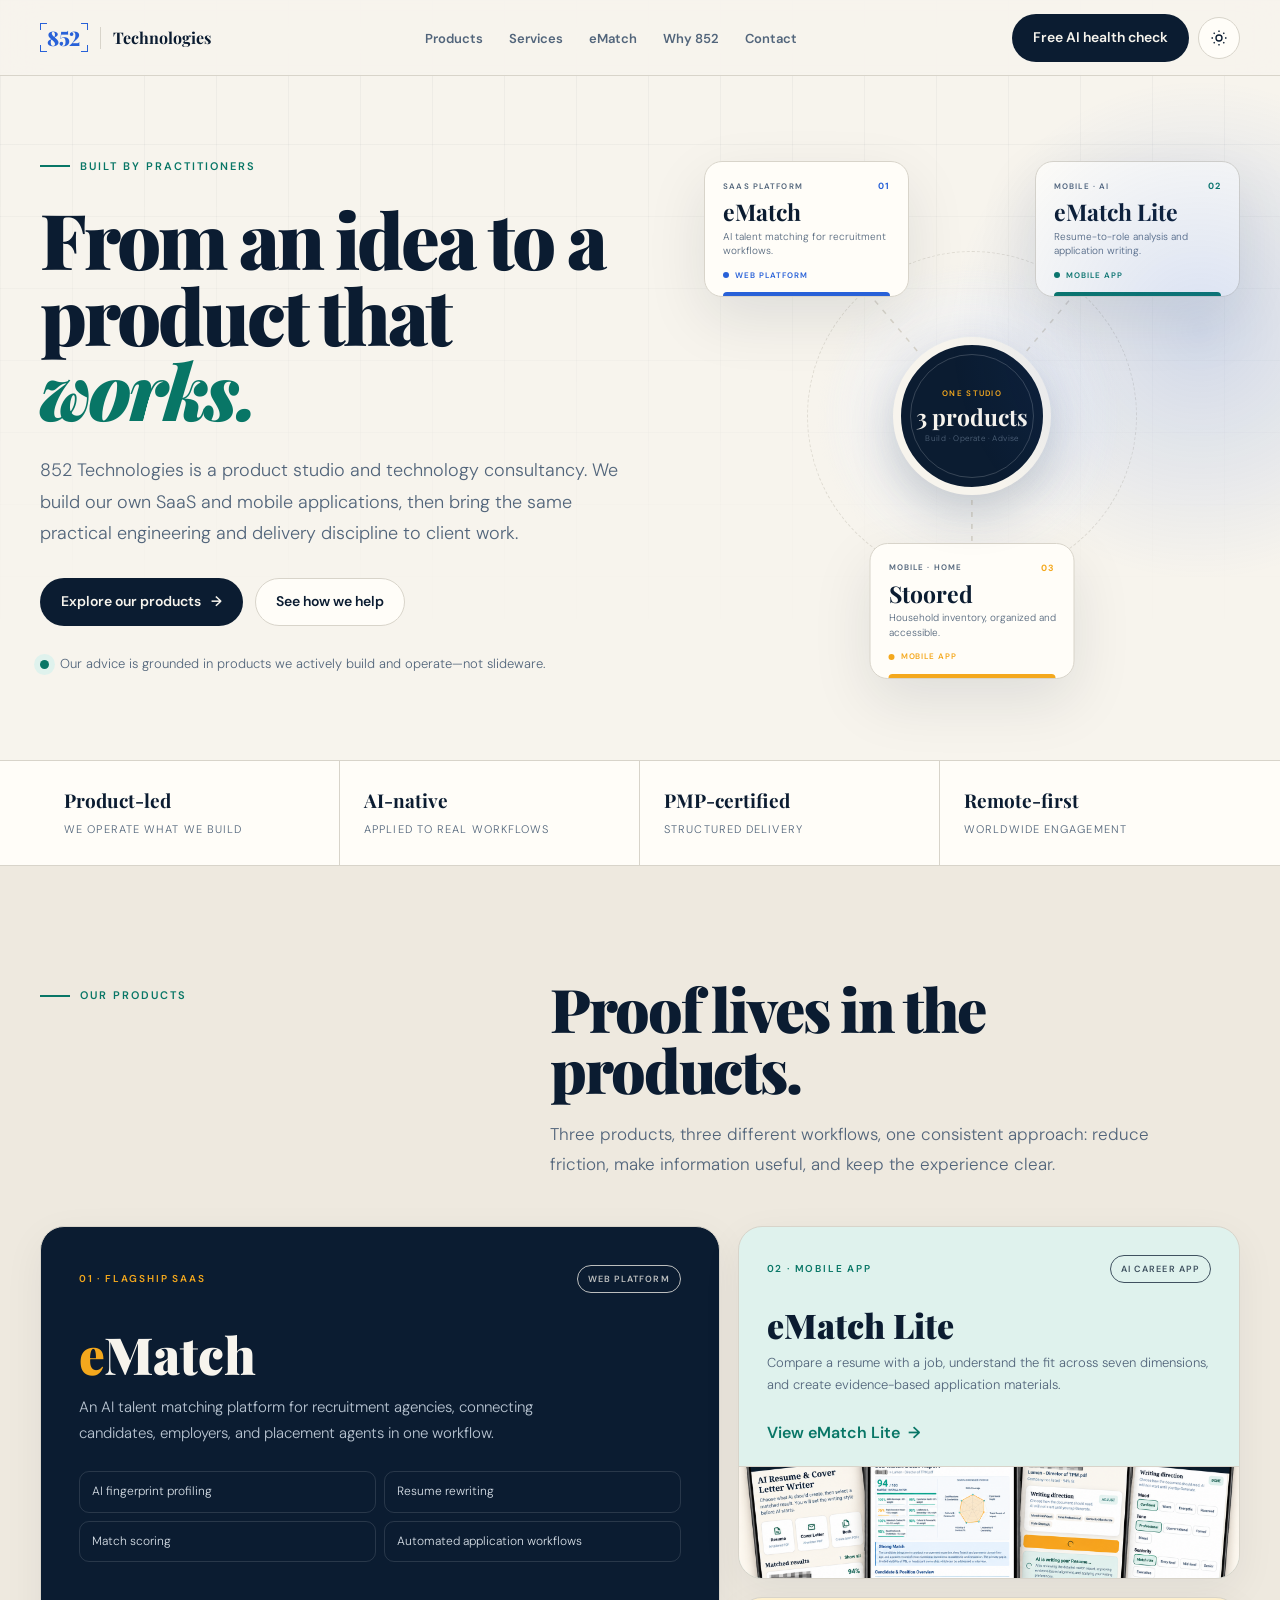
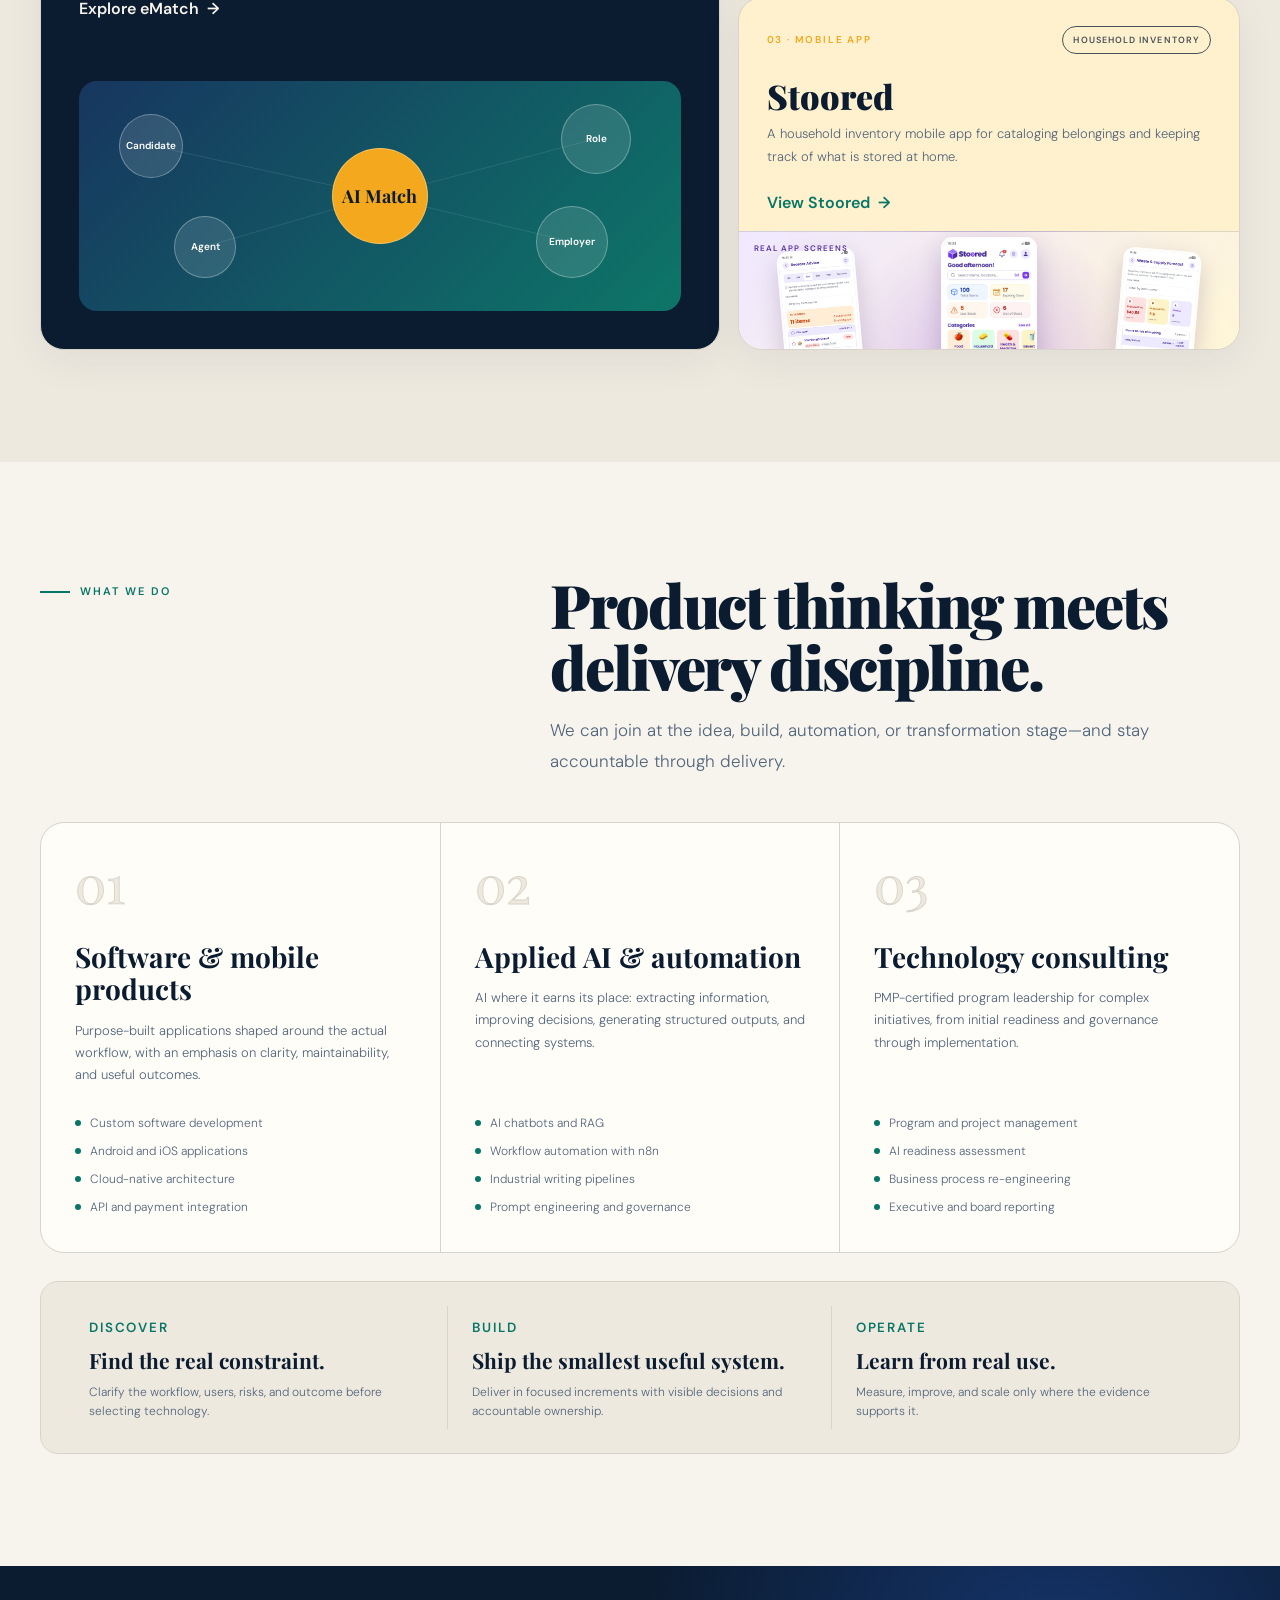
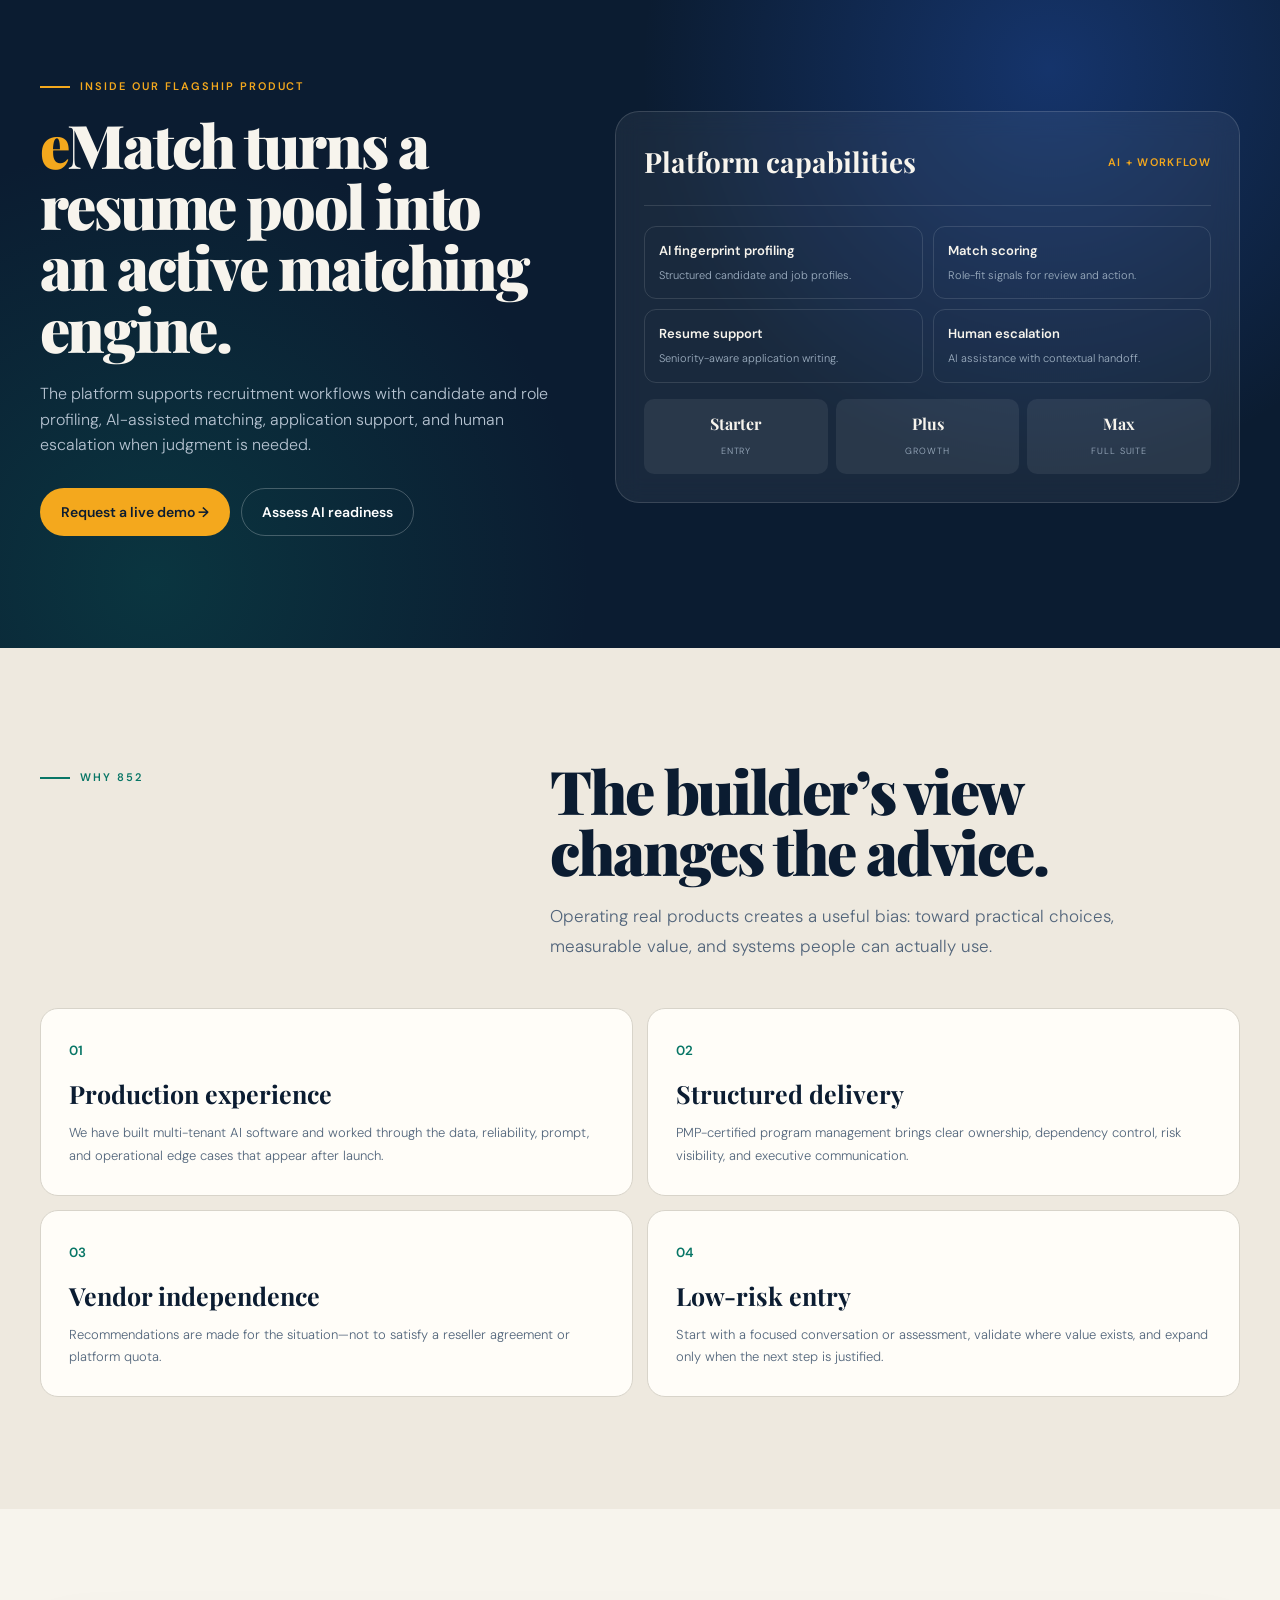
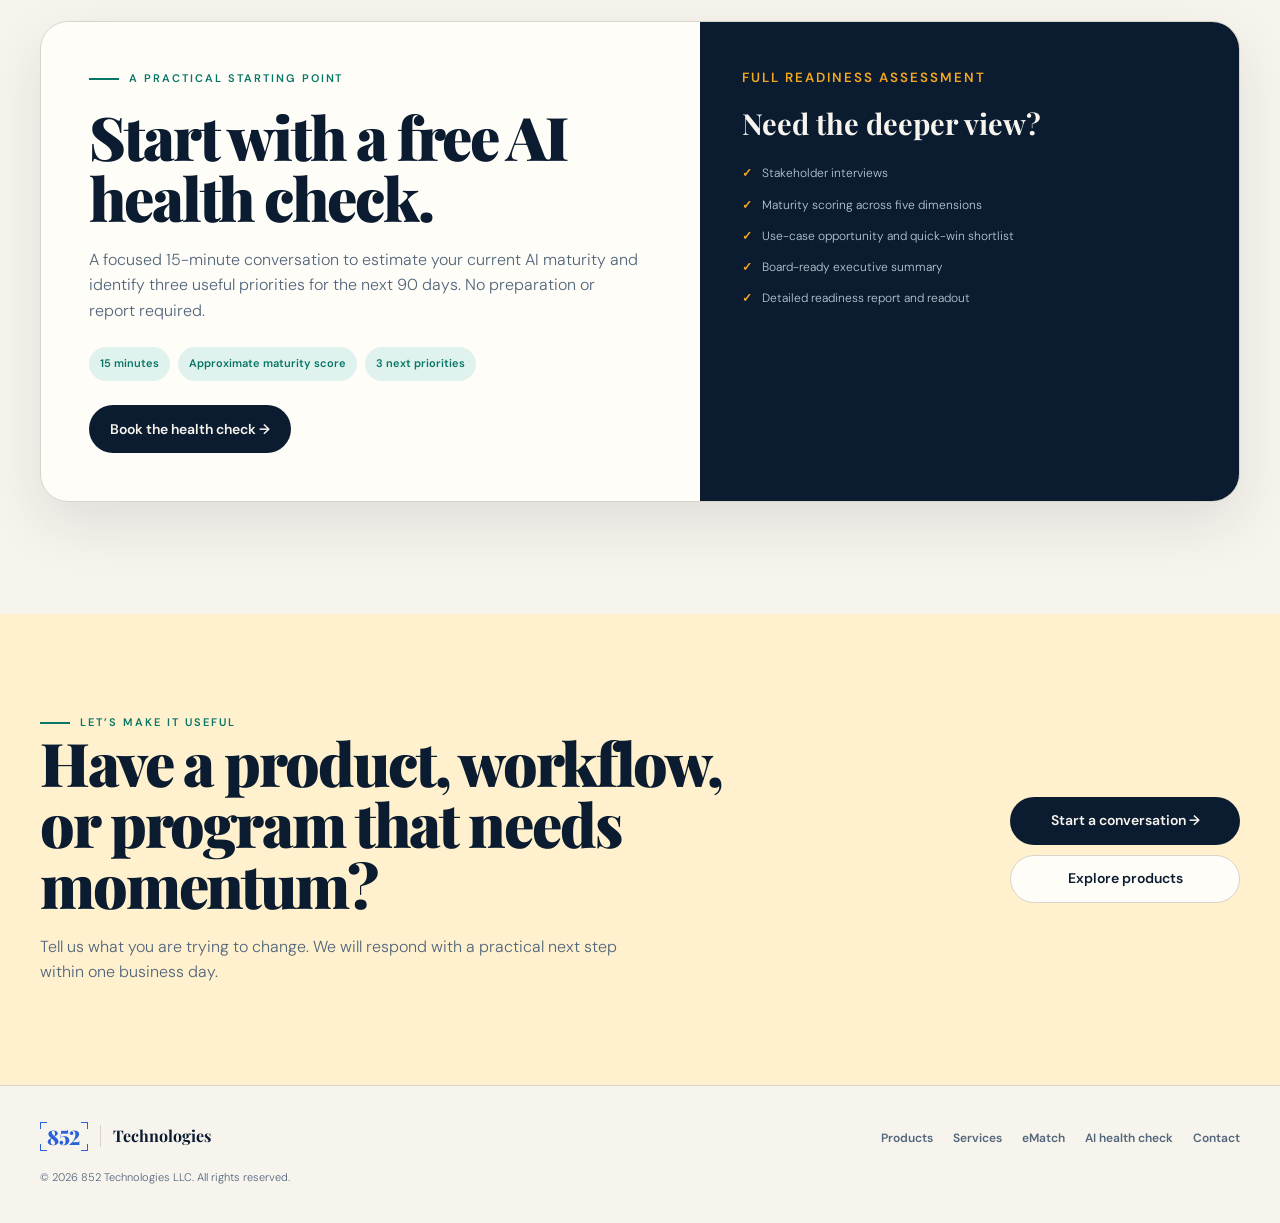
<file: index.html>
<!doctype html>
<html lang="en" data-theme="light">
<head>
  <meta charset="utf-8">
  <meta name="viewport" content="width=device-width, initial-scale=1">
  <meta name="description" content="852 Technologies builds and operates practical AI products, mobile applications, custom software, and transformation programs.">
  <meta name="theme-color" content="#0b1c31">
  <title>852 Technologies — Products, AI &amp; Delivery</title>
  <link rel="icon" type="image/png" href="assets/852-technologies-icon.png">
  <link rel="preconnect" href="https://fonts.googleapis.com">
  <link rel="preconnect" href="https://fonts.gstatic.com" crossorigin>
  <link href="https://fonts.googleapis.com/css2?family=DM+Sans:wght@300;400;500;600&amp;family=Playfair+Display:ital,wght@0,700;0,900;1,700;1,900&amp;display=swap" rel="stylesheet">
  <style>
    :root{
      --ink:#0b1c31;--ink-soft:#52657b;--paper:#f7f4ed;--paper-2:#eee9df;--card:#fffdf8;
      --line:#d8d4ca;--blue:#2861d8;--blue-soft:#e8efff;--amber:#f4a81d;--amber-soft:#fff1ce;
      --teal:#087666;--teal-soft:#dff2ed;--white:#fff;--shadow:0 22px 60px rgba(11,28,49,.10);
      --nav:rgba(247,244,237,.92);--grid:rgba(11,28,49,.045);--radius:24px;--max:1200px;
    }
    [data-theme="dark"]{
      --ink:#f8f4e9;--ink-soft:#9daec1;--paper:#071321;--paper-2:#0c1a2d;--card:#102139;
      --line:#243750;--blue:#77a1ff;--blue-soft:#142d5b;--amber:#ffb632;--amber-soft:#3a2b0c;
      --teal:#52cdb8;--teal-soft:#0e3936;--white:#071321;--shadow:0 22px 70px rgba(0,0,0,.28);
      --nav:rgba(7,19,33,.9);--grid:rgba(255,255,255,.04);
    }
    *,*::before,*::after{box-sizing:border-box;margin:0;padding:0}
    html{scroll-behavior:smooth;scroll-padding-top:88px}
    body{font-family:"DM Sans",Arial,sans-serif;font-weight:300;background:var(--paper);color:var(--ink);line-height:1.6;overflow-x:hidden;transition:background .25s,color .25s}
    body::before{content:"";position:fixed;inset:0;pointer-events:none;z-index:-1;background-image:linear-gradient(var(--grid) 1px,transparent 1px),linear-gradient(90deg,var(--grid) 1px,transparent 1px);background-size:72px 72px;mask-image:linear-gradient(to bottom,#000,transparent 72%)}
    a{color:inherit}button{font:inherit}.wrap{width:min(var(--max),calc(100% - 48px));margin-inline:auto}
    .skip{position:fixed;left:16px;top:-60px;z-index:200;background:var(--ink);color:var(--paper);padding:10px 14px;border-radius:8px;text-decoration:none}.skip:focus{top:12px}
    .eyebrow{display:flex;align-items:center;gap:10px;color:var(--teal);font-size:11px;font-weight:600;letter-spacing:.18em;text-transform:uppercase}.eyebrow::before{content:"";width:30px;height:2px;background:currentColor}
    .display{font-family:"Playfair Display",Georgia,serif;font-size:clamp(42px,6vw,78px);font-weight:900;line-height:.98;letter-spacing:-.04em}.display em{color:var(--teal)}
    .section-title{font-family:"Playfair Display",Georgia,serif;font-size:clamp(36px,4.7vw,62px);font-weight:900;line-height:1.02;letter-spacing:-.035em}.section-copy{max-width:650px;color:var(--ink-soft);font-size:17px;line-height:1.8}
    .btn{display:inline-flex;align-items:center;justify-content:center;gap:10px;min-height:48px;padding:0 20px;border:1px solid transparent;border-radius:999px;font-weight:600;font-size:14px;text-decoration:none;transition:transform .2s,background .2s,border-color .2s}.btn:hover{transform:translateY(-2px)}.btn-primary{background:var(--ink);color:var(--paper)}.btn-primary:hover{background:var(--teal)}.btn-outline{border-color:var(--line);background:var(--card)}.btn-outline:hover{border-color:var(--teal)}
    .text-link{display:inline-flex;align-items:center;gap:8px;font-weight:600;text-decoration:none}.text-link span{transition:transform .2s}.text-link:hover span{transform:translateX(4px)}
    :focus-visible{outline:3px solid var(--amber);outline-offset:3px}

    /* Navigation */
    .nav{position:fixed;inset:0 0 auto;z-index:100;height:76px;background:var(--nav);border-bottom:1px solid var(--line);backdrop-filter:blur(18px)}
    .nav-inner{height:100%;display:flex;align-items:center;justify-content:space-between;gap:24px}
    .brand{display:flex;align-items:center;text-decoration:none}.brand-lockup{display:inline-flex;align-items:center;gap:12px;color:var(--ink)}
    .brand-mark{position:relative;display:inline-flex;align-items:center;justify-content:center;padding:5px 8px 4px 7px;flex:0 0 auto}.brand-mark::before,.brand-mark::after,.brand-mark .c-tr,.brand-mark .c-bl{content:"";position:absolute;width:7px;height:7px;border-color:var(--blue);border-style:solid}.brand-mark::before{top:0;left:0;border-width:1.5px 0 0 1.5px}.brand-mark::after{right:0;bottom:0;border-width:0 1.5px 1.5px 0}.brand-mark .c-tr{top:0;right:0;border-width:1.5px 1.5px 0 0}.brand-mark .c-bl{bottom:0;left:0;border-width:0 0 1.5px 1.5px}
    .brand-852{font-family:"Playfair Display",Georgia,serif;font-size:20px;font-weight:900;font-variant-numeric:lining-nums tabular-nums;font-feature-settings:"lnum" 1,"tnum" 1;letter-spacing:-.5px;line-height:1;color:var(--blue)}.brand-divider{width:1px;height:22px;background:var(--line)}.brand-name{font-family:"Playfair Display",Georgia,serif;font-size:16px;font-weight:700;line-height:1;color:var(--ink);transition:color .25s}
    .nav-links{display:flex;align-items:center;gap:26px;list-style:none}.nav-links a{font-size:13px;font-weight:600;text-decoration:none;color:var(--ink-soft)}.nav-links a:hover{color:var(--ink)}
    .nav-tools{display:flex;align-items:center;gap:9px}.icon-btn{width:42px;height:42px;display:grid;place-items:center;border:1px solid var(--line);border-radius:50%;background:var(--card);color:var(--ink);cursor:pointer}.icon-btn svg{width:18px;height:18px}.menu-btn{display:none}

    /* Hero */
    .hero{padding:150px 0 78px;min-height:760px;display:flex;align-items:center;position:relative}.hero::after{content:"";position:absolute;width:520px;height:520px;right:-180px;top:70px;border-radius:50%;background:radial-gradient(circle,rgba(40,97,216,.18),transparent 68%);pointer-events:none}
    .hero-grid{display:grid;grid-template-columns:1.05fr .95fr;gap:72px;align-items:center}.hero .eyebrow{margin-bottom:26px}.hero-copy{max-width:650px}.hero-lede{max-width:600px;margin:28px 0;color:var(--ink-soft);font-size:18px;line-height:1.75}.hero-actions{display:flex;flex-wrap:wrap;gap:12px}
    .hero-note{display:flex;align-items:flex-start;gap:11px;margin-top:28px;max-width:530px;color:var(--ink-soft);font-size:13px}.pulse{width:9px;height:9px;margin-top:6px;border-radius:50%;background:var(--teal);box-shadow:0 0 0 6px var(--teal-soft);flex:0 0 auto}
    .product-orbit{position:relative;min-height:530px;isolation:isolate}.product-orbit::before{content:"";position:absolute;left:50%;top:50%;width:330px;height:330px;transform:translate(-50%,-50%);border:1px dashed var(--line);border-radius:50%;background:radial-gradient(circle,var(--blue-soft) 0,transparent 67%);opacity:.78}.network-lines{position:absolute;inset:0;width:100%;height:100%;z-index:0}.network-lines path{fill:none;stroke:var(--line);stroke-width:1.5;stroke-dasharray:5 7}.network-lines circle{fill:var(--card);stroke-width:2}
    .network-card{--accent:var(--blue);position:absolute;z-index:2;width:205px;min-height:128px;padding:17px 18px 15px;border:1px solid var(--line);border-radius:18px;background:var(--card);box-shadow:var(--shadow);overflow:hidden}.network-card::after{content:"";position:absolute;left:18px;right:18px;bottom:0;height:4px;border-radius:4px 4px 0 0;background:var(--accent)}.network-card.match{top:10px;left:0}.network-card.lite{--accent:var(--teal);top:10px;right:0}.network-card.home{--accent:var(--amber);left:50%;bottom:2px;transform:translateX(-50%)}.network-card-top{display:flex;align-items:center;justify-content:space-between;gap:12px;color:var(--ink-soft);font-size:8px;font-weight:600;letter-spacing:.14em;text-transform:uppercase}.network-card-top b{color:var(--accent);font-size:9px}.network-card h3{margin:7px 0 5px;font-family:"Playfair Display",serif;font-size:23px;line-height:1.05}.network-card p{color:var(--ink-soft);font-size:10px;line-height:1.45}.network-card-meta{display:flex;align-items:center;gap:6px;margin-top:10px;color:var(--accent);font-size:8px;font-weight:600;text-transform:uppercase;letter-spacing:.12em}.network-card-meta::before{content:"";width:6px;height:6px;border-radius:50%;background:var(--accent)}
    .network-hub{position:absolute;left:50%;top:50%;z-index:3;width:158px;height:158px;transform:translate(-50%,-50%);display:grid;place-content:center;text-align:center;border:8px solid var(--paper);border-radius:50%;background:var(--ink);color:var(--paper);box-shadow:0 18px 46px rgba(11,28,49,.2)}.network-hub::after{content:"";position:absolute;inset:9px;border:1px solid rgba(255,255,255,.18);border-radius:50%}.network-hub-label{position:relative;z-index:1;color:var(--amber);font-size:8px;font-weight:600;letter-spacing:.16em;text-transform:uppercase}.network-hub strong{position:relative;z-index:1;margin:5px 0 4px;font-family:"Playfair Display",serif;font-size:23px;line-height:1}.network-hub small{position:relative;z-index:1;color:var(--ink-soft);font-size:8px;letter-spacing:.05em}
    .proof-strip{border-block:1px solid var(--line);background:var(--card)}.proof-grid{display:grid;grid-template-columns:repeat(4,1fr)}.proof-item{padding:24px;border-right:1px solid var(--line)}.proof-item:last-child{border-right:0}.proof-item strong{display:block;font-family:"Playfair Display",serif;font-size:19px}.proof-item span{color:var(--ink-soft);font-size:11px;text-transform:uppercase;letter-spacing:.1em}

    /* Sections */
    .section{padding:112px 0}.section-head{display:grid;grid-template-columns:.8fr 1.2fr;gap:50px;align-items:end;margin-bottom:46px}.section-head .eyebrow{align-self:start;margin-top:9px}.section-head .section-copy{margin-top:18px}
    .products{background:var(--paper-2)}.product-layout{display:grid;grid-template-columns:1.15fr .85fr;gap:18px}.product-card{position:relative;overflow:hidden;border:1px solid var(--line);border-radius:var(--radius);background:var(--card);box-shadow:0 12px 40px rgba(11,28,49,.06)}.product-card.featured{min-height:620px;padding:38px;display:flex;flex-direction:column;background:var(--ink);color:var(--paper)}
    .product-top{display:flex;align-items:center;justify-content:space-between;gap:16px}.product-index{font-size:10px;font-weight:600;letter-spacing:.18em;text-transform:uppercase;color:var(--amber)}.product-pill{padding:6px 10px;border:1px solid currentColor;border-radius:999px;font-size:9px;font-weight:600;letter-spacing:.12em;text-transform:uppercase;opacity:.75}.product-title{font-family:"Playfair Display",serif;font-size:clamp(34px,4vw,54px);font-weight:900;line-height:1;margin:36px 0 15px}.product-desc{max-width:520px;color:#b9c5d2;font-size:15px;line-height:1.7}.product-feature-list{display:grid;grid-template-columns:1fr 1fr;gap:8px;margin:25px 0 34px;list-style:none}.product-feature-list li{padding:10px 12px;border:1px solid rgba(255,255,255,.12);border-radius:10px;color:#d8e0e8;font-size:12px}.featured-art{position:relative;margin-top:auto;height:230px;border-radius:18px;background:linear-gradient(135deg,#17365f,#0d7668);overflow:hidden}.match-lines{position:absolute;inset:0;width:100%;height:100%;z-index:0}.match-lines line{stroke:rgba(255,255,255,.3);stroke-width:.32;vector-effect:non-scaling-stroke}.match-node{position:absolute;z-index:1;display:grid;place-items:center;transform:translate(-50%,-50%);border-radius:50%;background:rgba(255,255,255,.12);border:1px solid rgba(255,255,255,.3);color:#fff;font-size:10px;font-weight:600}.match-node.center{width:96px;height:96px;left:50%;top:50%;background:var(--amber);color:#0b1c31;font-family:"Playfair Display",serif;font-size:18px;font-weight:700}.match-node.a{width:64px;height:64px;left:12%;top:28%}.match-node.b{width:70px;height:70px;left:86%;top:25%}.match-node.c{width:62px;height:62px;left:21%;top:72%}.match-node.d{width:72px;height:72px;left:82%;top:70%}
    .product-stack{display:grid;grid-template-rows:1fr 1fr;gap:18px}.product-card.compact{padding:28px;display:flex;flex-direction:column;min-height:300px}.compact .product-title{font-size:34px;margin:25px 0 10px}.compact .product-desc{color:var(--ink-soft);font-size:13px}.compact .text-link{margin-top:auto;padding-top:22px;color:var(--teal)}
    .lite-card{background:var(--teal-soft)}.lite-preview{height:112px;margin:20px -28px -28px;border-top:1px solid var(--line);background:url('assets/ematch-lite-showcase.png') center 38%/cover no-repeat}.stoored-card{background:var(--amber-soft)}
    .stoored-preview{position:relative;height:118px;margin:16px -28px -28px;overflow:hidden;border-top:1px solid rgba(11,28,49,.14);background:radial-gradient(circle at 50% 130%,rgba(126,50,238,.28),transparent 56%),linear-gradient(135deg,#f0e8ff,#fff6d7)}[data-theme="dark"] .stoored-preview{background:radial-gradient(circle at 50% 130%,rgba(126,50,238,.42),transparent 58%),linear-gradient(135deg,#18102b,#2a2140)}
    .stoored-preview::before{content:"REAL APP SCREENS";position:absolute;left:15px;top:10px;z-index:4;color:#5a32a3;font-size:8px;font-weight:600;letter-spacing:.14em}[data-theme="dark"] .stoored-preview::before{color:#c2a9ff}
    .stoored-screen{position:absolute;top:17px;width:78px;height:auto;border:2px solid rgba(255,255,255,.92);border-radius:11px 11px 0 0;box-shadow:0 10px 24px rgba(48,24,92,.2);transform-origin:bottom center}.stoored-screen.left{left:18%;transform:translateX(-50%) rotate(-5deg)}.stoored-screen.center{z-index:3;left:50%;top:5px;width:96px;transform:translateX(-50%)}.stoored-screen.right{right:18%;transform:translateX(50%) rotate(5deg)}

    /* Services */
    .services-grid{display:grid;grid-template-columns:repeat(3,1fr);border:1px solid var(--line);border-radius:var(--radius);overflow:hidden;background:var(--line);gap:1px}.service{padding:34px;background:var(--card);min-height:380px;display:flex;flex-direction:column}.service-num{font-family:"Playfair Display",serif;font-size:52px;line-height:1;color:var(--paper-2);-webkit-text-stroke:1px var(--line)}.service h3{font-family:"Playfair Display",serif;font-size:28px;line-height:1.15;margin:32px 0 14px}.service p{color:var(--ink-soft);font-size:13px;line-height:1.7}.service-list{margin-top:auto;padding-top:28px;list-style:none;display:grid;gap:9px}.service-list li{display:flex;gap:9px;color:var(--ink-soft);font-size:12px}.service-list li::before{content:"";width:6px;height:6px;margin-top:6px;border-radius:50%;background:var(--teal);flex:0 0 auto}
    .delivery{margin-top:28px;padding:24px;border:1px solid var(--line);border-radius:18px;background:var(--paper-2);display:grid;grid-template-columns:repeat(3,1fr)}.delivery-step{padding:8px 24px;border-right:1px solid var(--line)}.delivery-step:last-child{border:0}.delivery-step small{color:var(--teal);font-weight:600;letter-spacing:.14em;text-transform:uppercase}.delivery-step strong{display:block;margin:5px 0;font-family:"Playfair Display",serif;font-size:21px;font-weight:700}.delivery-step p{color:var(--ink-soft);font-size:12px}

    /* Product detail */
    .spotlight{background:var(--ink);color:var(--paper);position:relative;overflow:hidden}.spotlight::before{content:"";position:absolute;inset:0;background:radial-gradient(circle at 82% 15%,rgba(40,97,216,.35),transparent 34%),radial-gradient(circle at 12% 90%,rgba(8,118,102,.28),transparent 34%)}.spotlight .wrap{position:relative}.spotlight-grid{display:grid;grid-template-columns:.9fr 1.1fr;gap:64px;align-items:center}.spotlight .eyebrow{color:var(--amber)}.spotlight .section-title{margin:18px 0 22px}.spotlight-copy{color:#b7c4d2;max-width:520px}.spotlight-actions{display:flex;flex-wrap:wrap;gap:11px;margin-top:30px}.spotlight .btn-primary{background:var(--amber);color:#0b1c31}.spotlight .btn-outline{background:transparent;border-color:rgba(255,255,255,.24);color:#fff}
    .capability-board{padding:28px;border:1px solid rgba(255,255,255,.14);border-radius:24px;background:rgba(255,255,255,.06);backdrop-filter:blur(12px)}.capability-head{display:flex;justify-content:space-between;align-items:center;gap:20px;padding-bottom:20px;border-bottom:1px solid rgba(255,255,255,.12)}.capability-head strong{font-family:"Playfair Display",serif;font-size:28px;font-weight:700}.capability-head span{color:var(--amber);font-size:11px;font-weight:600;text-transform:uppercase;letter-spacing:.12em}.capabilities{display:grid;grid-template-columns:1fr 1fr;gap:10px;margin-top:20px}.capability{padding:14px;border:1px solid rgba(255,255,255,.12);border-radius:12px}.capability strong{display:block;font-size:13px;font-weight:600}.capability p{margin-top:5px;color:#9fb0c2;font-size:11px}.tier-row{display:grid;grid-template-columns:repeat(3,1fr);gap:8px;margin-top:16px}.tier{padding:12px;border-radius:10px;background:rgba(255,255,255,.07);text-align:center}.tier strong{display:block;font-family:"Playfair Display",serif;font-weight:700}.tier span{font-size:9px;color:#9fb0c2;text-transform:uppercase;letter-spacing:.1em}

    /* Why / assessment */
    .why{background:var(--paper-2)}.why-grid{display:grid;grid-template-columns:1fr 1fr;gap:14px}.why-card{padding:28px;border:1px solid var(--line);border-radius:18px;background:var(--card)}.why-card small{color:var(--teal);font-weight:600}.why-card h3{font-family:"Playfair Display",serif;font-size:25px;font-weight:700;margin:12px 0 8px}.why-card p{color:var(--ink-soft);font-size:13px;line-height:1.7}
    .assessment-card{display:grid;grid-template-columns:1.1fr .9fr;border:1px solid var(--line);border-radius:28px;overflow:hidden;background:var(--card);box-shadow:var(--shadow)}.assessment-copy{padding:48px}.assessment-copy .section-title{margin:18px 0}.assessment-copy p{color:var(--ink-soft);max-width:550px}.assessment-points{display:flex;flex-wrap:wrap;gap:8px;margin:24px 0}.assessment-points span{padding:8px 11px;border-radius:999px;background:var(--teal-soft);color:var(--teal);font-size:11px;font-weight:600}.assessment-panel{padding:42px;background:var(--ink);color:var(--paper)}.assessment-panel small{color:var(--amber);font-weight:600;text-transform:uppercase;letter-spacing:.15em}.assessment-panel h3{font-family:"Playfair Display",serif;font-size:29px;font-weight:700;margin:10px 0 18px}.assessment-panel ul{list-style:none;display:grid;gap:12px}.assessment-panel li{display:flex;gap:10px;color:#bdc9d5;font-size:12px}.assessment-panel li::before{content:"✓";color:var(--amber);font-weight:600}

    /* Contact/footer */
    .contact{padding:100px 0;background:var(--amber-soft)}.contact-row{display:grid;grid-template-columns:1fr auto;gap:50px;align-items:center}.contact .section-title{max-width:720px}.contact p{max-width:620px;margin-top:18px;color:var(--ink-soft)}.contact-actions{display:flex;flex-direction:column;gap:10px;min-width:230px}
    footer{padding:36px 0;border-top:1px solid var(--line);background:var(--paper)}.footer-grid{display:grid;grid-template-columns:1fr auto;gap:30px;align-items:center}.footer-links{display:flex;flex-wrap:wrap;gap:20px;list-style:none}.footer-links a{color:var(--ink-soft);font-size:12px;font-weight:600;text-decoration:none}.footer-meta{margin-top:18px;color:var(--ink-soft);font-size:11px}

    .reveal{opacity:0;transform:translateY(18px);transition:opacity .65s ease,transform .65s ease}.reveal.visible{opacity:1;transform:none}
    @media(max-width:980px){
      .hero-grid,.spotlight-grid{grid-template-columns:1fr}.hero{padding-top:126px}.product-orbit{min-height:490px;max-width:600px;width:100%;margin:auto}.section-head{grid-template-columns:1fr;gap:14px}.product-layout{grid-template-columns:1fr}.product-card.featured{min-height:590px}.product-stack{grid-template-columns:1fr 1fr;grid-template-rows:auto}.services-grid{grid-template-columns:1fr}.service{min-height:auto}.delivery,.assessment-card{grid-template-columns:1fr}.delivery-step{border-right:0;border-bottom:1px solid var(--line)}.delivery-step:last-child{border-bottom:0}.contact-row{grid-template-columns:1fr}.contact-actions{flex-direction:row;min-width:0}.proof-grid{grid-template-columns:1fr 1fr}.proof-item:nth-child(2){border-right:0}.proof-item:nth-child(-n+2){border-bottom:1px solid var(--line)}
    }
    @media(max-width:760px){
      .wrap{width:min(100% - 30px,var(--max))}.nav{height:68px}.brand-lockup{gap:9px}.brand-852{font-size:18px}.brand-name{font-size:14px}.brand-divider{height:20px}.nav-links{position:absolute;left:15px;right:15px;top:76px;display:none;flex-direction:column;align-items:stretch;gap:0;padding:10px;border:1px solid var(--line);border-radius:16px;background:var(--card);box-shadow:var(--shadow)}.nav-links.open{display:flex}.nav-links a{display:block;padding:13px;border-radius:10px}.menu-btn{display:grid}.nav-cta{display:none}.hero{min-height:auto;padding:116px 0 64px}.hero-grid{gap:46px}.hero-lede{font-size:16px}.product-orbit{min-height:450px}.product-orbit::before{width:280px;height:280px}.network-card{width:176px;min-height:116px;padding:14px 15px 13px}.network-card::after{left:15px;right:15px}.network-card h3{font-size:20px}.network-card p{font-size:9px}.network-hub{width:132px;height:132px;border-width:7px}.network-hub strong{font-size:20px}.section{padding:82px 0}.section-head{margin-bottom:32px}.section-copy{font-size:15px}.product-stack{grid-template-columns:1fr}.product-card.featured{padding:25px;min-height:560px}.product-feature-list{grid-template-columns:1fr}.featured-art{height:190px}.product-card.compact{min-height:290px}.services-grid{border-radius:18px}.service{padding:27px}.spotlight-grid{gap:40px}.capabilities{grid-template-columns:1fr}.why-grid{grid-template-columns:1fr}.assessment-copy,.assessment-panel{padding:30px}.contact-actions{flex-direction:column}.footer-grid{grid-template-columns:1fr}.footer-links{gap:14px}
    }
    @media(max-width:430px){
      .display{font-size:38px}.hero-actions,.spotlight-actions{display:grid}.hero-actions .btn,.spotlight-actions .btn{width:100%}.product-orbit{min-height:400px}.product-orbit::before{width:235px;height:235px}.network-card{width:148px;min-height:98px;padding:11px 12px 10px;border-radius:14px}.network-card::after{left:12px;right:12px;height:3px}.network-card-top{font-size:6px}.network-card-top b{font-size:7px}.network-card h3{margin:6px 0 4px;font-size:18px}.network-card p{display:none}.network-card-meta{margin-top:8px;font-size:6px}.network-hub{width:108px;height:108px;border-width:6px}.network-hub-label{font-size:6px}.network-hub strong{font-size:17px}.network-hub small{font-size:6px}.proof-grid{grid-template-columns:1fr}.proof-item{border-right:0;border-bottom:1px solid var(--line)!important}.proof-item:last-child{border-bottom:0!important}.tier-row{grid-template-columns:1fr}.product-title{font-size:34px}
    }
    @media(prefers-reduced-motion:reduce){html{scroll-behavior:auto}.reveal{opacity:1;transform:none;transition:none}*{animation:none!important;transition:none!important}}
  </style>
</head>
<body>
  <a class="skip" href="#main">Skip to content</a>
  <header class="nav">
    <div class="wrap nav-inner">
      <a class="brand" href="#top" aria-label="852 Technologies home">
        <span class="brand-lockup"><span class="brand-mark"><span class="c-tr"></span><span class="c-bl"></span><span class="brand-852">852</span></span><span class="brand-divider"></span><span class="brand-name">Technologies</span></span>
      </a>
      <nav aria-label="Primary navigation">
        <ul class="nav-links" id="nav-links">
          <li><a href="#products">Products</a></li><li><a href="#services">Services</a></li><li><a href="#ematch">eMatch</a></li><li><a href="#why">Why 852</a></li><li><a href="#contact">Contact</a></li>
        </ul>
      </nav>
      <div class="nav-tools">
        <a class="btn btn-primary nav-cta" href="#assessment">Free AI health check</a>
        <button class="icon-btn" id="theme-toggle" type="button" aria-label="Switch color theme"><svg viewBox="0 0 24 24" fill="none" stroke="currentColor" stroke-width="1.8"><circle cx="12" cy="12" r="4"/><path d="M12 2v2M12 20v2M4.9 4.9l1.4 1.4M17.7 17.7l1.4 1.4M2 12h2M20 12h2M4.9 19.1l1.4-1.4M17.7 6.3l1.4-1.4"/></svg></button>
        <button class="icon-btn menu-btn" id="menu-toggle" type="button" aria-expanded="false" aria-controls="nav-links" aria-label="Open menu"><svg viewBox="0 0 24 24" fill="none" stroke="currentColor" stroke-width="2"><path d="M4 7h16M4 12h16M4 17h16"/></svg></button>
      </div>
    </div>
  </header>

  <main id="main">
    <section class="hero" id="top">
      <div class="wrap hero-grid">
        <div class="hero-copy">
          <div class="eyebrow">Built by practitioners</div>
          <h1 class="display">From an idea to a product that <em>works.</em></h1>
          <p class="hero-lede">852 Technologies is a product studio and technology consultancy. We build our own SaaS and mobile applications, then bring the same practical engineering and delivery discipline to client work.</p>
          <div class="hero-actions"><a class="btn btn-primary" href="#products">Explore our products <span>→</span></a><a class="btn btn-outline" href="#services">See how we help</a></div>
          <div class="hero-note"><span class="pulse"></span><span>Our advice is grounded in products we actively build and operate—not slideware.</span></div>
        </div>
        <div class="product-orbit" aria-label="852 Technologies product portfolio">
          <svg class="network-lines" viewBox="0 0 520 530" preserveAspectRatio="none" aria-hidden="true"><path d="M260 265 104 74"/><path d="M260 265 416 74"/><path d="M260 265 260 462"/><circle cx="104" cy="74" r="5" stroke="var(--blue)"/><circle cx="416" cy="74" r="5" stroke="var(--teal)"/><circle cx="260" cy="462" r="5" stroke="var(--amber)"/></svg>
          <article class="network-card match"><div class="network-card-top"><span>SaaS platform</span><b>01</b></div><h3>eMatch</h3><p>AI talent matching for recruitment workflows.</p><div class="network-card-meta">Web platform</div></article>
          <article class="network-card lite"><div class="network-card-top"><span>Mobile · AI</span><b>02</b></div><h3>eMatch Lite</h3><p>Resume-to-role analysis and application writing.</p><div class="network-card-meta">Mobile app</div></article>
          <article class="network-card home"><div class="network-card-top"><span>Mobile · Home</span><b>03</b></div><h3>Stoored</h3><p>Household inventory, organized and accessible.</p><div class="network-card-meta">Mobile app</div></article>
          <div class="network-hub" aria-label="One studio building three products"><span class="network-hub-label">One studio</span><strong>3 products</strong><small>Build · Operate · Advise</small></div>
        </div>
      </div>
    </section>

    <div class="proof-strip"><div class="wrap proof-grid"><div class="proof-item"><strong>Product-led</strong><span>We operate what we build</span></div><div class="proof-item"><strong>AI-native</strong><span>Applied to real workflows</span></div><div class="proof-item"><strong>PMP-certified</strong><span>Structured delivery</span></div><div class="proof-item"><strong>Remote-first</strong><span>Worldwide engagement</span></div></div></div>

    <section class="section products" id="products">
      <div class="wrap">
        <div class="section-head reveal"><div class="eyebrow">Our products</div><div><h2 class="section-title">Proof lives in the products.</h2><p class="section-copy">Three products, three different workflows, one consistent approach: reduce friction, make information useful, and keep the experience clear.</p></div></div>
        <div class="product-layout">
          <article class="product-card featured reveal">
            <div class="product-top"><span class="product-index">01 · Flagship SaaS</span><span class="product-pill">Web platform</span></div>
            <h3 class="product-title"><span style="color:var(--amber)">e</span>Match</h3>
            <p class="product-desc">An AI talent matching platform for recruitment agencies, connecting candidates, employers, and placement agents in one workflow.</p>
            <ul class="product-feature-list"><li>AI fingerprint profiling</li><li>Resume rewriting</li><li>Match scoring</li><li>Automated application workflows</li></ul>
            <a class="text-link" href="#ematch">Explore eMatch <span>→</span></a>
            <div class="featured-art" aria-hidden="true"><svg class="match-lines" viewBox="0 0 100 100" preserveAspectRatio="none"><line x1="50" y1="50" x2="12" y2="28"/><line x1="50" y1="50" x2="86" y2="25"/><line x1="50" y1="50" x2="21" y2="72"/><line x1="50" y1="50" x2="82" y2="70"/></svg><span class="match-node a">Candidate</span><span class="match-node b">Role</span><span class="match-node c">Agent</span><span class="match-node d">Employer</span><span class="match-node center">AI Match</span></div>
          </article>
          <div class="product-stack">
            <article class="product-card compact lite-card reveal">
              <div class="product-top"><span class="product-index" style="color:var(--teal)">02 · Mobile app</span><span class="product-pill">AI career app</span></div>
              <h3 class="product-title">eMatch Lite</h3><p class="product-desc">Compare a resume with a job, understand the fit across seven dimensions, and create evidence-based application materials.</p>
              <a class="text-link" href="app/ematch-lite/">View eMatch Lite <span>→</span></a><div class="lite-preview" role="img" aria-label="Privacy-masked eMatch Lite mobile screens"></div>
            </article>
            <article class="product-card compact stoored-card reveal">
              <div class="product-top"><span class="product-index">03 · Mobile app</span><span class="product-pill">Household inventory</span></div>
              <h3 class="product-title">Stoored</h3><p class="product-desc">A household inventory mobile app for cataloging belongings and keeping track of what is stored at home.</p>
              <a class="text-link" href="app/stoored/">View Stoored <span>→</span></a>
              <div class="stoored-preview" aria-label="Stoored home dashboard, reorder advice, and supply forecast screens">
                <img class="stoored-screen left" src="assets/stoored-reorder.jpg" alt="Stoored reorder advice screen" loading="lazy" decoding="async">
                <img class="stoored-screen center" src="assets/stoored-home.jpg" alt="Stoored home inventory dashboard" loading="lazy" decoding="async">
                <img class="stoored-screen right" src="assets/stoored-forecast.jpg" alt="Stoored waste and supply forecast screen" loading="lazy" decoding="async">
              </div>
            </article>
          </div>
        </div>
      </div>
    </section>

    <section class="section" id="services">
      <div class="wrap">
        <div class="section-head reveal"><div class="eyebrow">What we do</div><div><h2 class="section-title">Product thinking meets delivery discipline.</h2><p class="section-copy">We can join at the idea, build, automation, or transformation stage—and stay accountable through delivery.</p></div></div>
        <div class="services-grid reveal">
          <article class="service"><div class="service-num">01</div><h3>Software &amp; mobile products</h3><p>Purpose-built applications shaped around the actual workflow, with an emphasis on clarity, maintainability, and useful outcomes.</p><ul class="service-list"><li>Custom software development</li><li>Android and iOS applications</li><li>Cloud-native architecture</li><li>API and payment integration</li></ul></article>
          <article class="service"><div class="service-num">02</div><h3>Applied AI &amp; automation</h3><p>AI where it earns its place: extracting information, improving decisions, generating structured outputs, and connecting systems.</p><ul class="service-list"><li>AI chatbots and RAG</li><li>Workflow automation with n8n</li><li>Industrial writing pipelines</li><li>Prompt engineering and governance</li></ul></article>
          <article class="service"><div class="service-num">03</div><h3>Technology consulting</h3><p>PMP-certified program leadership for complex initiatives, from initial readiness and governance through implementation.</p><ul class="service-list"><li>Program and project management</li><li>AI readiness assessment</li><li>Business process re-engineering</li><li>Executive and board reporting</li></ul></article>
        </div>
        <div class="delivery reveal"><div class="delivery-step"><small>Discover</small><strong>Find the real constraint.</strong><p>Clarify the workflow, users, risks, and outcome before selecting technology.</p></div><div class="delivery-step"><small>Build</small><strong>Ship the smallest useful system.</strong><p>Deliver in focused increments with visible decisions and accountable ownership.</p></div><div class="delivery-step"><small>Operate</small><strong>Learn from real use.</strong><p>Measure, improve, and scale only where the evidence supports it.</p></div></div>
      </div>
    </section>

    <section class="section spotlight" id="ematch">
      <div class="wrap spotlight-grid">
        <div class="reveal"><div class="eyebrow">Inside our flagship product</div><h2 class="section-title"><span style="color:var(--amber)">e</span>Match turns a resume pool into an active matching engine.</h2><p class="spotlight-copy">The platform supports recruitment workflows with candidate and role profiling, AI-assisted matching, application support, and human escalation when judgment is needed.</p><div class="spotlight-actions"><a class="btn btn-primary" href="https://opnform.com/forms/client-inquiry-service-request-form-zqhnap?2353851e-27a3-4740-9375-fe7be45b1de8=Request+A+Live+Demo" target="_blank" rel="noopener">Request a live demo →</a><a class="btn btn-outline" href="#assessment">Assess AI readiness</a></div></div>
        <div class="capability-board reveal"><div class="capability-head"><strong>Platform capabilities</strong><span>AI + workflow</span></div><div class="capabilities"><div class="capability"><strong>AI fingerprint profiling</strong><p>Structured candidate and job profiles.</p></div><div class="capability"><strong>Match scoring</strong><p>Role-fit signals for review and action.</p></div><div class="capability"><strong>Resume support</strong><p>Seniority-aware application writing.</p></div><div class="capability"><strong>Human escalation</strong><p>AI assistance with contextual handoff.</p></div></div><div class="tier-row"><div class="tier"><strong>Starter</strong><span>Entry</span></div><div class="tier"><strong>Plus</strong><span>Growth</span></div><div class="tier"><strong>Max</strong><span>Full suite</span></div></div></div>
      </div>
    </section>

    <section class="section why" id="why">
      <div class="wrap">
        <div class="section-head reveal"><div class="eyebrow">Why 852</div><div><h2 class="section-title">The builder’s view changes the advice.</h2><p class="section-copy">Operating real products creates a useful bias: toward practical choices, measurable value, and systems people can actually use.</p></div></div>
        <div class="why-grid"><article class="why-card reveal"><small>01</small><h3>Production experience</h3><p>We have built multi-tenant AI software and worked through the data, reliability, prompt, and operational edge cases that appear after launch.</p></article><article class="why-card reveal"><small>02</small><h3>Structured delivery</h3><p>PMP-certified program management brings clear ownership, dependency control, risk visibility, and executive communication.</p></article><article class="why-card reveal"><small>03</small><h3>Vendor independence</h3><p>Recommendations are made for the situation—not to satisfy a reseller agreement or platform quota.</p></article><article class="why-card reveal"><small>04</small><h3>Low-risk entry</h3><p>Start with a focused conversation or assessment, validate where value exists, and expand only when the next step is justified.</p></article></div>
      </div>
    </section>

    <section class="section" id="assessment">
      <div class="wrap assessment-card reveal">
        <div class="assessment-copy"><div class="eyebrow">A practical starting point</div><h2 class="section-title">Start with a free AI health check.</h2><p>A focused 15-minute conversation to estimate your current AI maturity and identify three useful priorities for the next 90 days. No preparation or report required.</p><div class="assessment-points"><span>15 minutes</span><span>Approximate maturity score</span><span>3 next priorities</span></div><a class="btn btn-primary" href="https://opnform.com/forms/client-inquiry-service-request-form-zqhnap?2353851e-27a3-4740-9375-fe7be45b1de8=Book+Free+15-Min+Health+Check" target="_blank" rel="noopener">Book the health check →</a></div>
        <aside class="assessment-panel"><small>Full readiness assessment</small><h3>Need the deeper view?</h3><ul><li>Stakeholder interviews</li><li>Maturity scoring across five dimensions</li><li>Use-case opportunity and quick-win shortlist</li><li>Board-ready executive summary</li><li>Detailed readiness report and readout</li></ul></aside>
      </div>
    </section>

    <section class="contact" id="contact">
      <div class="wrap contact-row"><div><div class="eyebrow">Let’s make it useful</div><h2 class="section-title">Have a product, workflow, or program that needs momentum?</h2><p>Tell us what you are trying to change. We will respond with a practical next step within one business day.</p></div><div class="contact-actions"><a class="btn btn-primary" href="https://opnform.com/forms/client-inquiry-service-request-form-zqhnap?2353851e-27a3-4740-9375-fe7be45b1de8=Contact+Us" target="_blank" rel="noopener">Start a conversation →</a><a class="btn btn-outline" href="#products">Explore products</a></div></div>
    </section>
  </main>

  <footer><div class="wrap"><div class="footer-grid"><a class="brand" href="#top" aria-label="852 Technologies home"><span class="brand-lockup"><span class="brand-mark"><span class="c-tr"></span><span class="c-bl"></span><span class="brand-852">852</span></span><span class="brand-divider"></span><span class="brand-name">Technologies</span></span></a><ul class="footer-links"><li><a href="#products">Products</a></li><li><a href="#services">Services</a></li><li><a href="#ematch">eMatch</a></li><li><a href="#assessment">AI health check</a></li><li><a href="#contact">Contact</a></li></ul></div><div class="footer-meta">© <span id="year">2026</span> 852 Technologies LLC. All rights reserved.</div></div></footer>

  <script>
    (function(){
      var root=document.documentElement,themeButton=document.getElementById('theme-toggle'),menuButton=document.getElementById('menu-toggle'),links=document.getElementById('nav-links');
      var saved=localStorage.getItem('852-theme');if(saved==='dark'||saved==='light')root.setAttribute('data-theme',saved);
      themeButton.addEventListener('click',function(){var next=root.getAttribute('data-theme')==='dark'?'light':'dark';root.setAttribute('data-theme',next);localStorage.setItem('852-theme',next);});
      menuButton.addEventListener('click',function(){var open=links.classList.toggle('open');menuButton.setAttribute('aria-expanded',String(open));menuButton.setAttribute('aria-label',open?'Close menu':'Open menu');});
      links.querySelectorAll('a').forEach(function(link){link.addEventListener('click',function(){links.classList.remove('open');menuButton.setAttribute('aria-expanded','false');});});
      document.getElementById('year').textContent=String(new Date().getFullYear());
      var items=document.querySelectorAll('.reveal');if('IntersectionObserver' in window){var observer=new IntersectionObserver(function(entries){entries.forEach(function(entry){if(entry.isIntersecting){entry.target.classList.add('visible');observer.unobserve(entry.target);}});},{threshold:.08});items.forEach(function(item){observer.observe(item);});}else{items.forEach(function(item){item.classList.add('visible');});}
    })();
  </script>
</body>
</html>
</file>
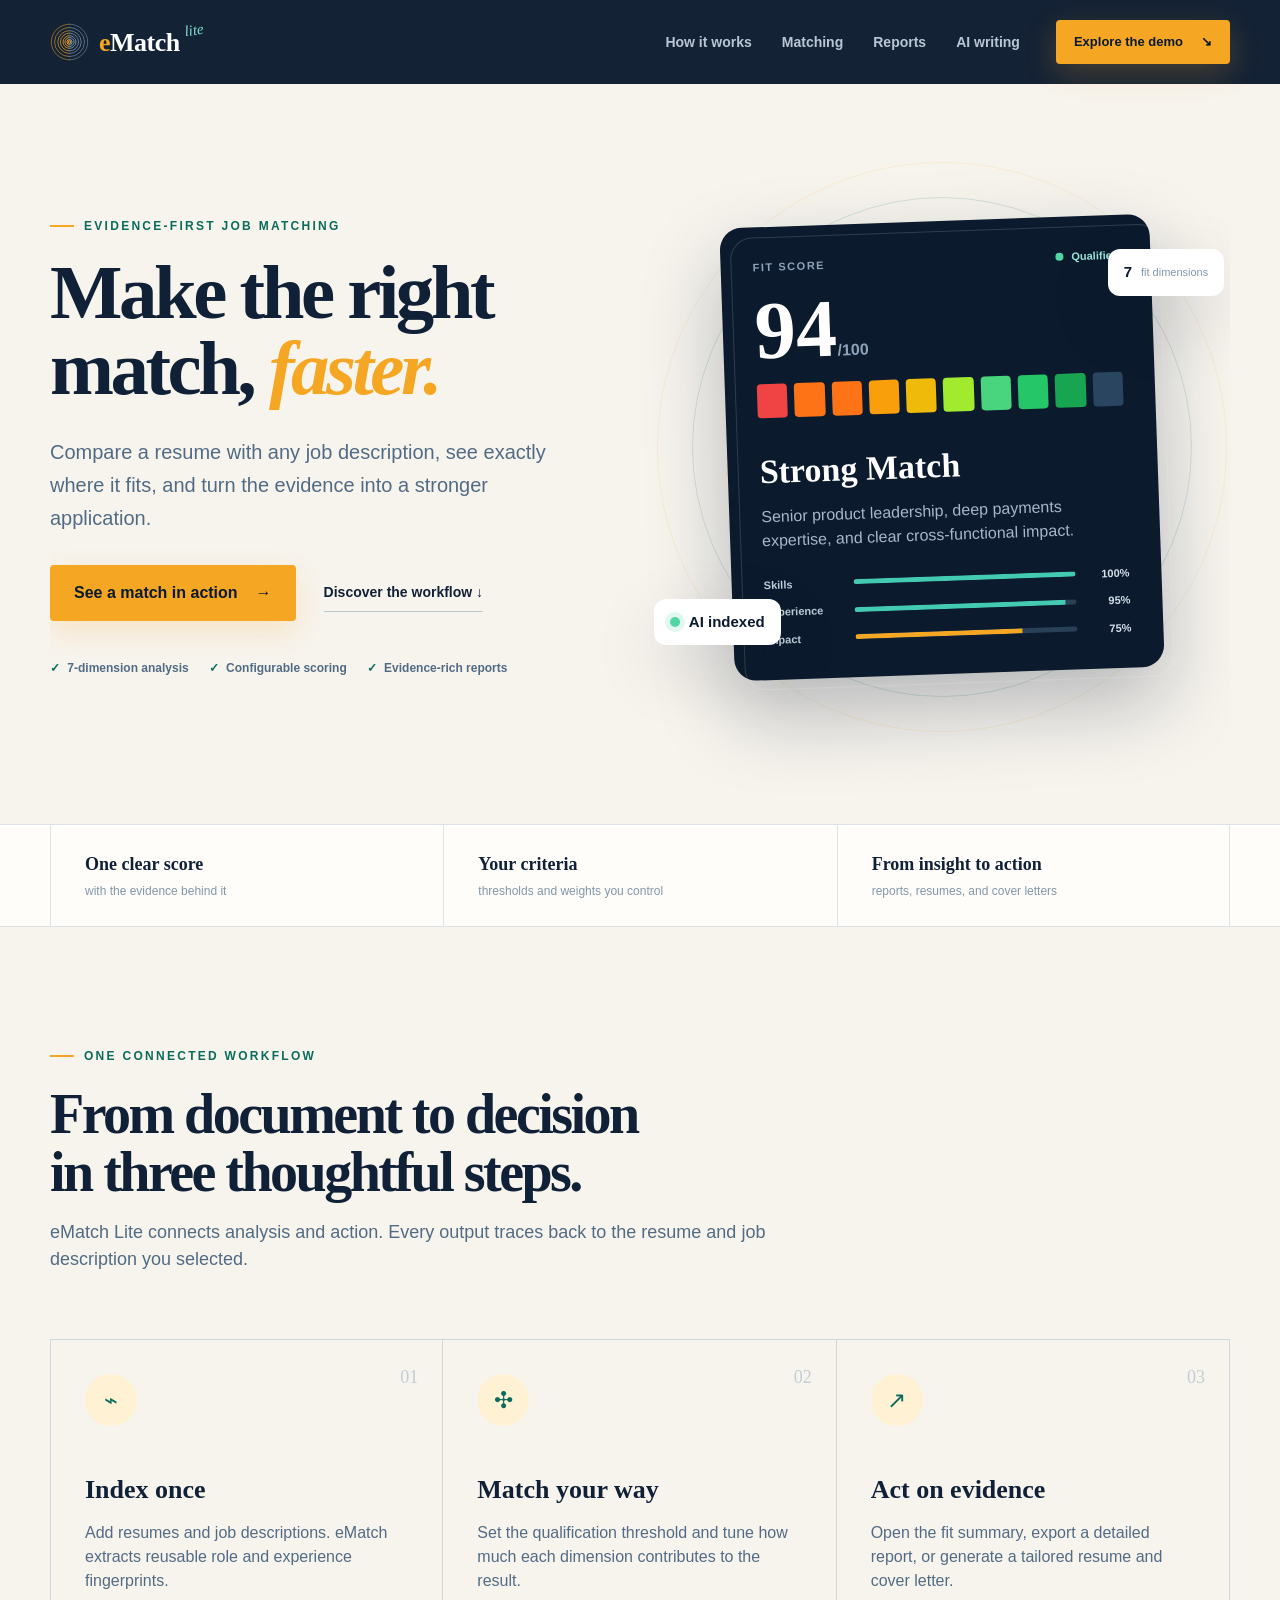
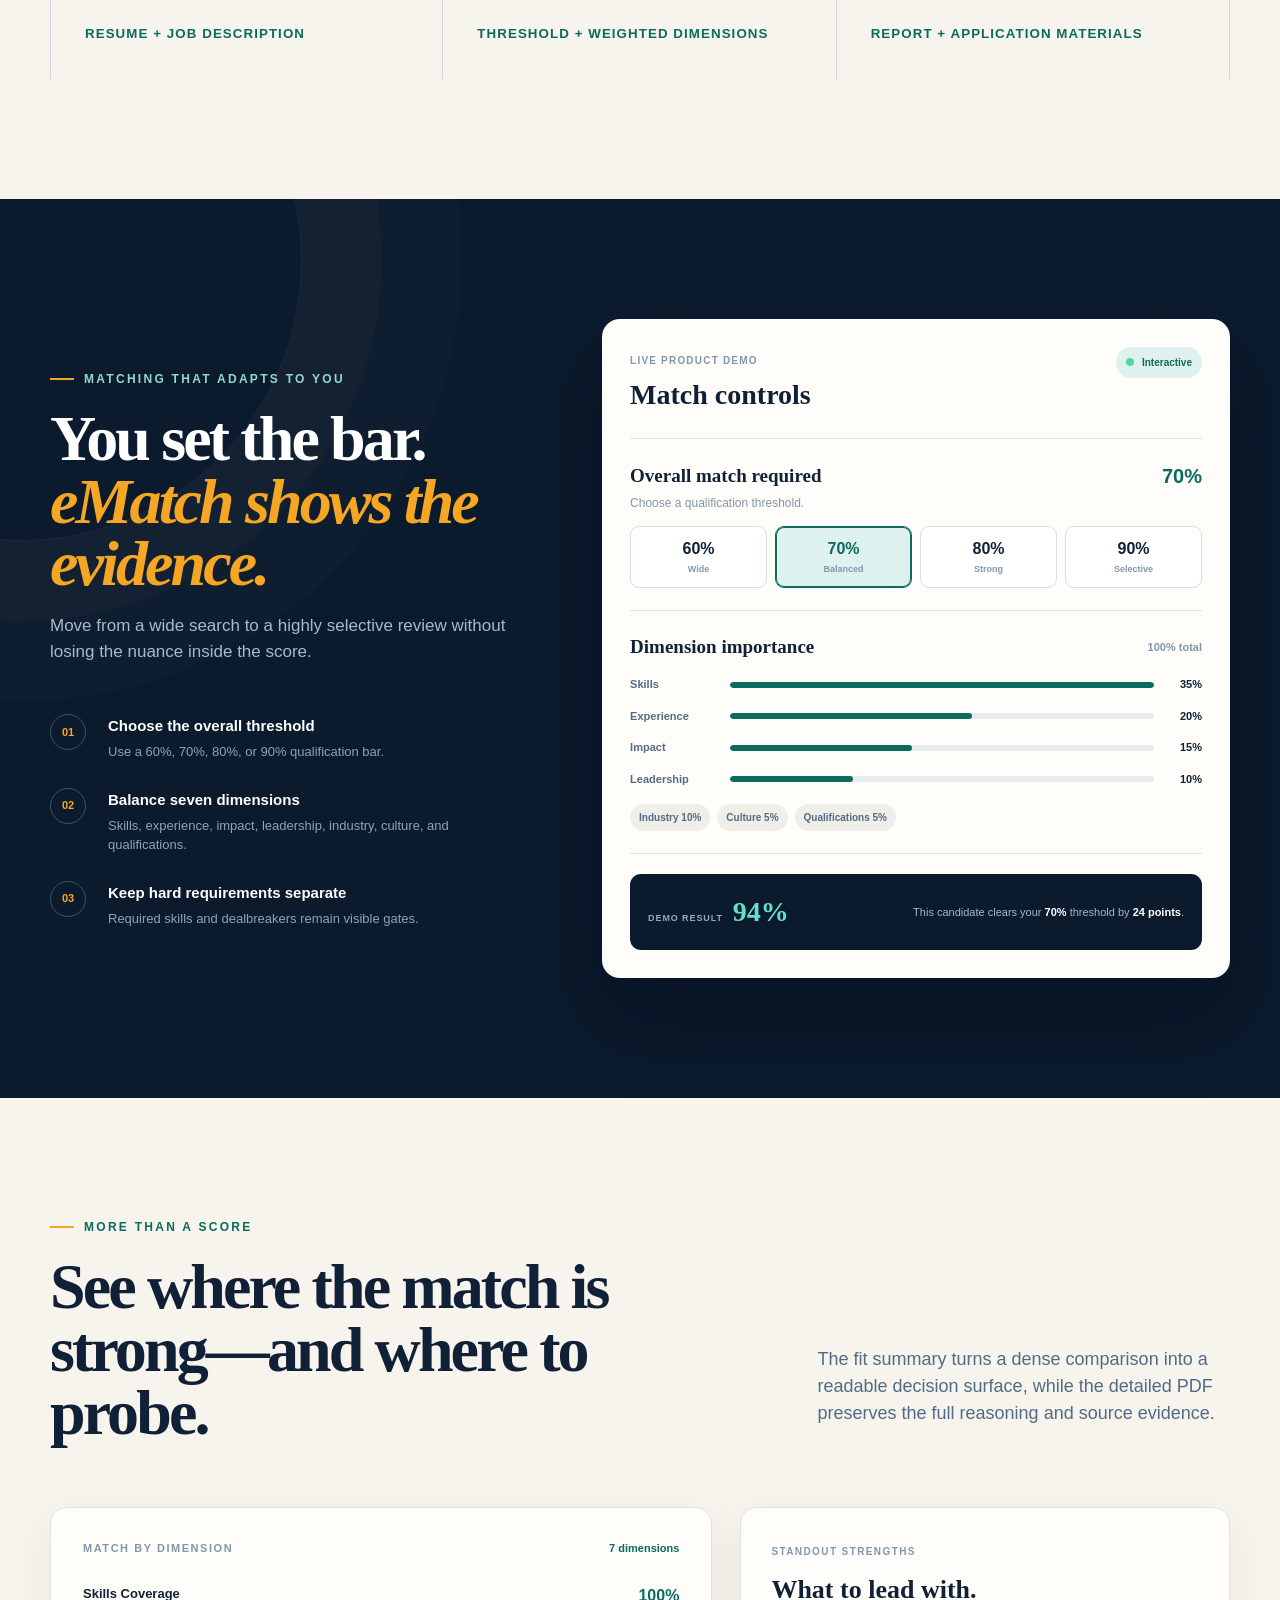
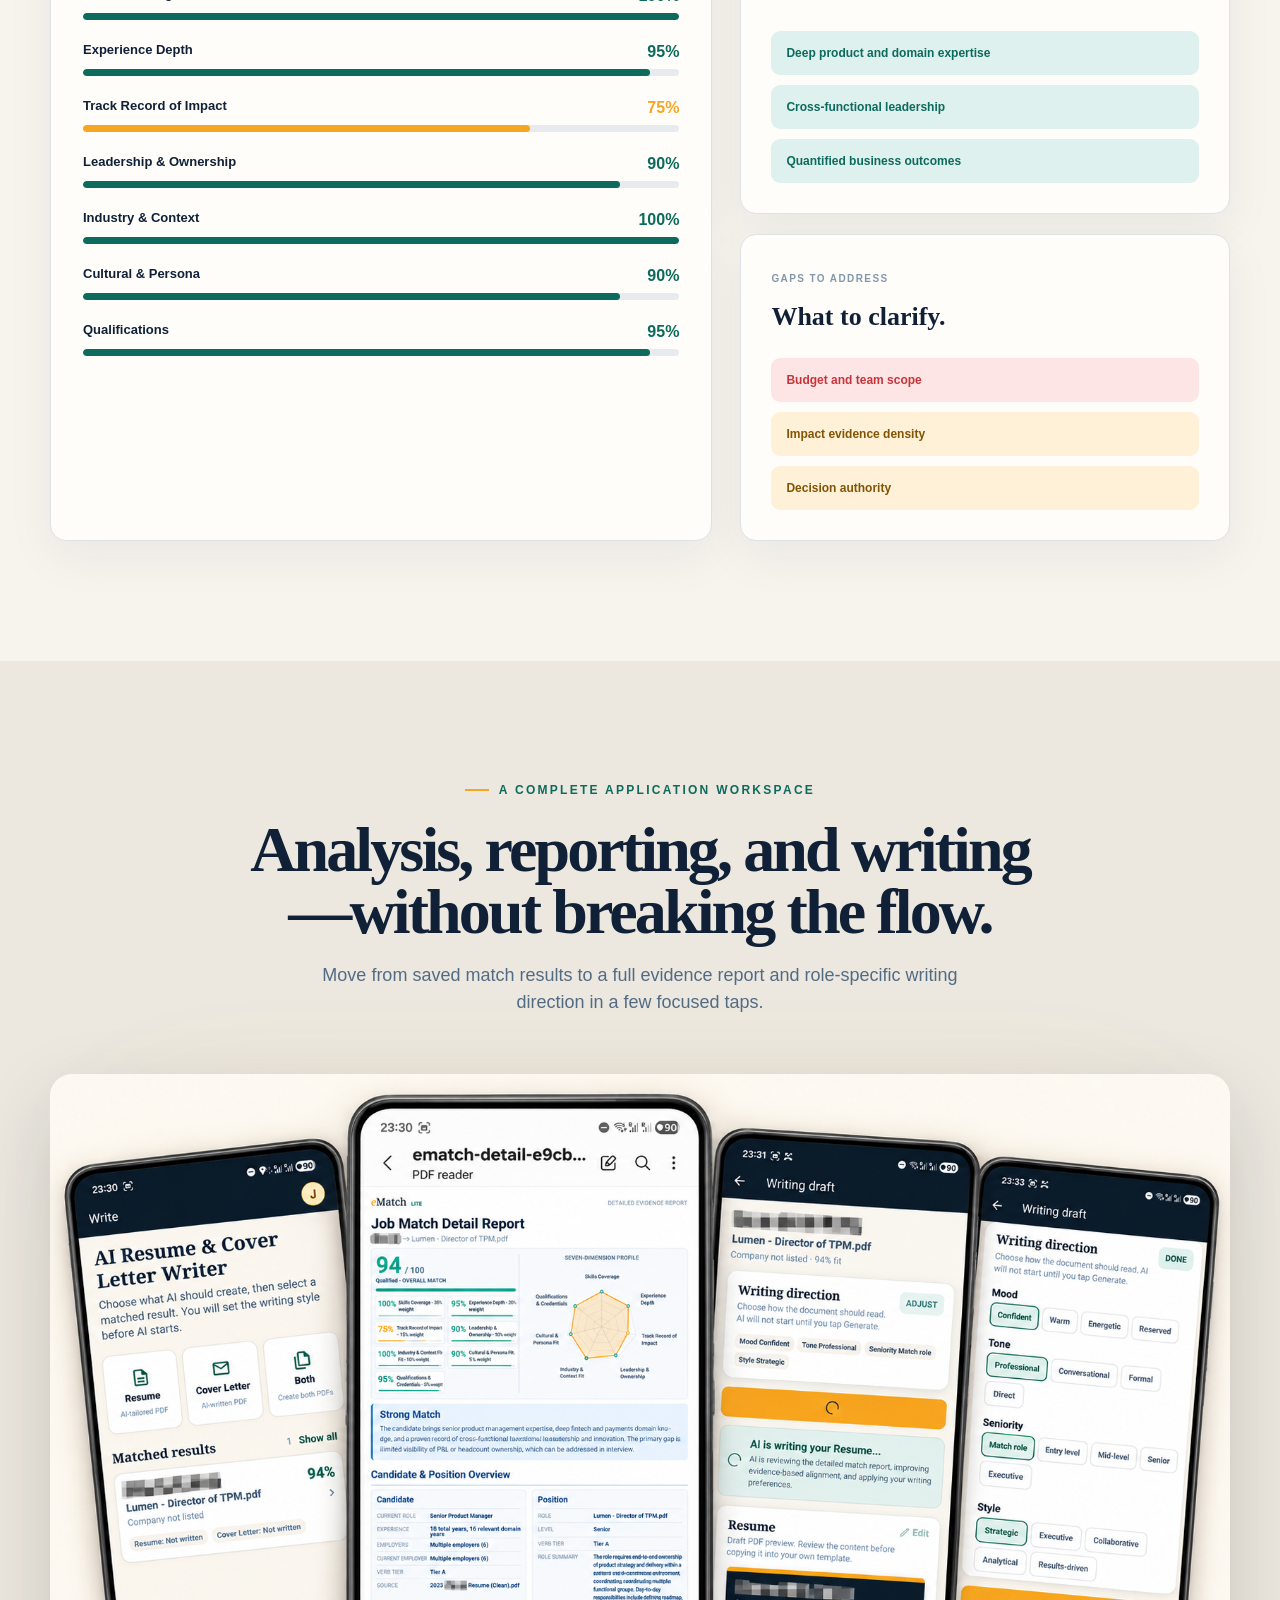
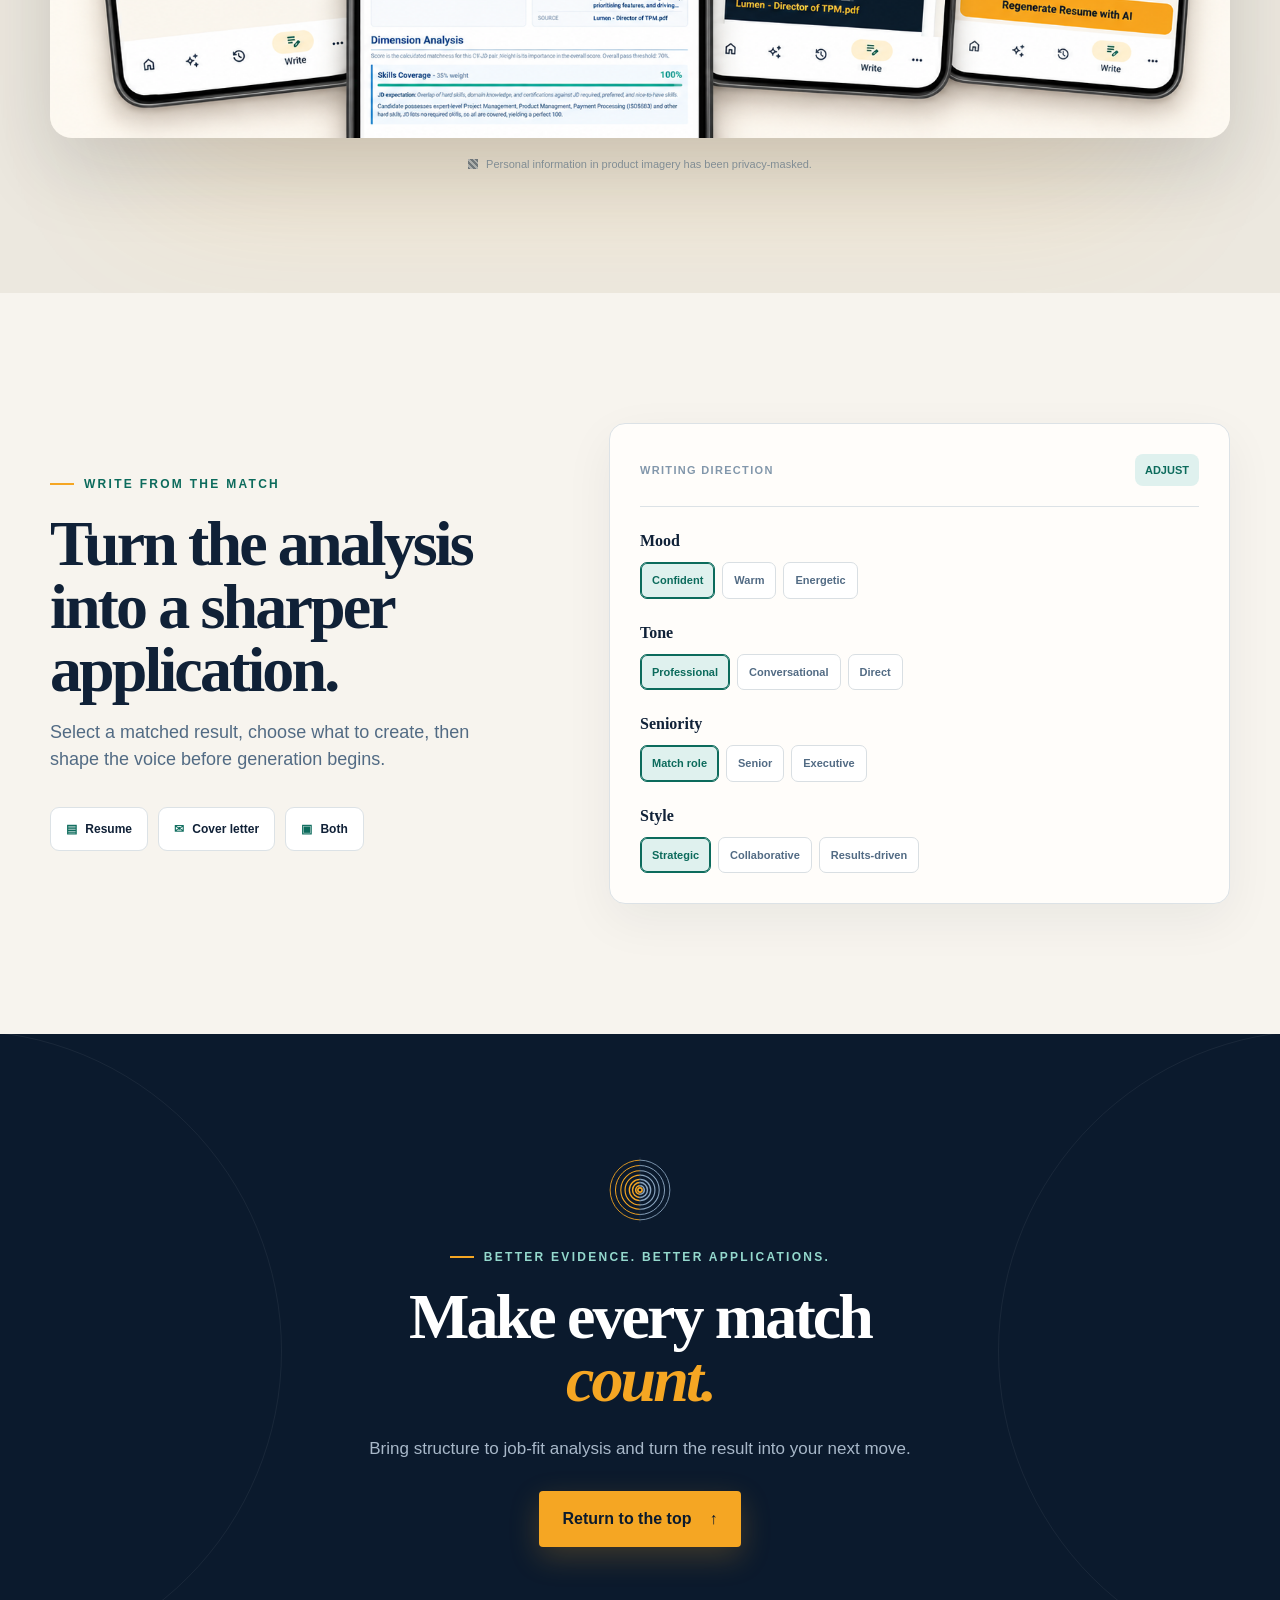
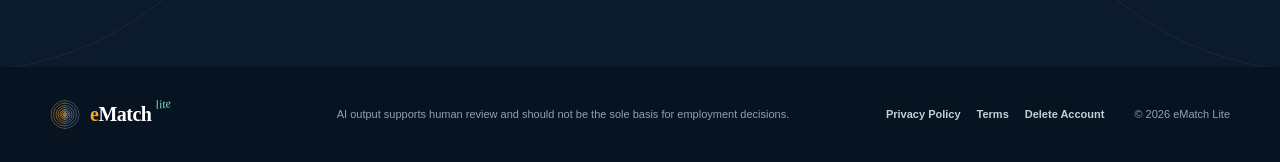
<file: app/ematch-lite/index.html>
<!doctype html>
<html lang="en">
<head>
  <meta charset="utf-8" />
  <meta name="viewport" content="width=device-width, initial-scale=1" />
  <meta name="theme-color" content="#0b1a2d" />
  <meta name="description" content="eMatch Lite turns resumes and job descriptions into evidence-rich fit scores, detailed reports, and tailored application materials." />
  <title>eMatch Lite — Make the right match, faster.</title>
  <link rel="icon" href="assets/ematch-mark.svg" type="image/svg+xml" />
  <link rel="stylesheet" href="styles.css" />
</head>
<body>
  <a class="skip-link" href="#main">Skip to content</a>
  <header class="site-header" data-header>
    <div class="nav shell">
      <a class="brand" href="#top" aria-label="eMatch Lite home">
        <img src="assets/ematch-mark.svg" alt="" />
        <span><b><i>e</i>Match</b><em>lite</em></span>
      </a>
      <button class="menu-toggle" type="button" aria-expanded="false" aria-controls="site-nav" data-menu>
        <span></span><span></span><span></span><span class="sr-only">Open menu</span>
      </button>
      <nav id="site-nav" class="site-nav" aria-label="Primary navigation">
        <a href="#how">How it works</a>
        <a href="#matching">Matching</a>
        <a href="#reports">Reports</a>
        <a href="#writing">AI writing</a>
      </nav>
      <a class="button button-small nav-cta" href="#demo">Explore the demo <span aria-hidden="true">↘</span></a>
    </div>
  </header>

  <main id="main">
    <section class="hero shell" id="top">
      <div class="hero-copy reveal">
        <p class="eyebrow"><span></span> Evidence-first job matching</p>
        <h1>Make the right match, <em>faster.</em></h1>
        <p class="hero-lede">Compare a resume with any job description, see exactly where it fits, and turn the evidence into a stronger application.</p>
        <div class="hero-actions">
          <a class="button" href="#demo">See a match in action <span aria-hidden="true">→</span></a>
          <a class="text-link" href="#how">Discover the workflow <span aria-hidden="true">↓</span></a>
        </div>
        <div class="hero-points" aria-label="Product highlights">
          <span><i>✓</i> 7-dimension analysis</span>
          <span><i>✓</i> Configurable scoring</span>
          <span><i>✓</i> Evidence-rich reports</span>
        </div>
      </div>

      <div class="hero-visual reveal" aria-label="Illustrative eMatch Lite fit score">
        <div class="orbit orbit-one"></div>
        <div class="orbit orbit-two"></div>
        <div class="score-card">
          <div class="score-card-top">
            <span>FIT SCORE</span>
            <span class="qualified"><i></i> Qualified</span>
          </div>
          <div class="score-lockup"><strong>94</strong><span>/100</span></div>
          <div class="spectrum" aria-hidden="true">
            <i></i><i></i><i></i><i></i><i></i><i></i><i></i><i></i><i></i><i></i>
          </div>
          <h2>Strong Match</h2>
          <p>Senior product leadership, deep payments expertise, and clear cross-functional impact.</p>
          <div class="mini-bars" aria-label="Match dimension preview">
            <span style="--score: 100%"><b>Skills</b><i></i><em>100%</em></span>
            <span style="--score: 95%"><b>Experience</b><i></i><em>95%</em></span>
            <span class="amber" style="--score: 75%"><b>Impact</b><i></i><em>75%</em></span>
          </div>
        </div>
        <div class="floating-chip chip-top"><b>7</b><span>fit dimensions</span></div>
        <div class="floating-chip chip-bottom"><span class="pulse"></span><b>AI indexed</b></div>
      </div>
    </section>

    <section class="proof-strip" aria-label="Product values">
      <div class="shell proof-grid">
        <div><strong>One clear score</strong><span>with the evidence behind it</span></div>
        <div><strong>Your criteria</strong><span>thresholds and weights you control</span></div>
        <div><strong>From insight to action</strong><span>reports, resumes, and cover letters</span></div>
      </div>
    </section>

    <section class="section shell" id="how">
      <div class="section-heading workflow-heading reveal">
        <p class="eyebrow"><span></span> One connected workflow</p>
        <h2>From document to decision<br class="desktop-break" /> in three thoughtful steps.</h2>
        <p>eMatch Lite connects analysis and action. Every output traces back to the resume and job description you selected.</p>
      </div>
      <div class="steps">
        <article class="step reveal">
          <span class="step-number">01</span>
          <div class="step-icon" aria-hidden="true">⌁</div>
          <h3>Index once</h3>
          <p>Add resumes and job descriptions. eMatch extracts reusable role and experience fingerprints.</p>
          <small>Resume + job description</small>
        </article>
        <article class="step reveal">
          <span class="step-number">02</span>
          <div class="step-icon" aria-hidden="true">✣</div>
          <h3>Match your way</h3>
          <p>Set the qualification threshold and tune how much each dimension contributes to the result.</p>
          <small>Threshold + weighted dimensions</small>
        </article>
        <article class="step reveal">
          <span class="step-number">03</span>
          <div class="step-icon" aria-hidden="true">↗</div>
          <h3>Act on evidence</h3>
          <p>Open the fit summary, export a detailed report, or generate a tailored resume and cover letter.</p>
          <small>Report + application materials</small>
        </article>
      </div>
    </section>

    <section class="interactive-section" id="matching">
      <div class="shell interactive-grid">
        <div class="interactive-copy reveal">
          <p class="eyebrow light"><span></span> Matching that adapts to you</p>
          <h2>You set the bar.<br /><em>eMatch shows the evidence.</em></h2>
          <p>Move from a wide search to a highly selective review without losing the nuance inside the score.</p>
          <ul class="check-list">
            <li><span>01</span><div><b>Choose the overall threshold</b><p>Use a 60%, 70%, 80%, or 90% qualification bar.</p></div></li>
            <li><span>02</span><div><b>Balance seven dimensions</b><p>Skills, experience, impact, leadership, industry, culture, and qualifications.</p></div></li>
            <li><span>03</span><div><b>Keep hard requirements separate</b><p>Required skills and dealbreakers remain visible gates.</p></div></li>
          </ul>
        </div>

        <div class="control-panel reveal" id="demo">
          <div class="panel-head">
            <div><span>LIVE PRODUCT DEMO</span><h3>Match controls</h3></div>
            <span class="live-dot"><i></i> Interactive</span>
          </div>
          <div class="control-block">
            <div class="control-title"><b>Overall match required</b><output id="threshold-output">70%</output></div>
            <p>Choose a qualification threshold.</p>
            <div class="thresholds" role="group" aria-label="Overall match threshold">
              <button type="button" data-threshold="60">60%<small>Wide</small></button>
              <button type="button" class="active" data-threshold="70">70%<small>Balanced</small></button>
              <button type="button" data-threshold="80">80%<small>Strong</small></button>
              <button type="button" data-threshold="90">90%<small>Selective</small></button>
            </div>
          </div>
          <div class="control-block weights">
            <div class="control-title"><b>Dimension importance</b><span>100% total</span></div>
            <div class="weight-row"><span>Skills</span><i><b style="width:100%"></b></i><strong>35%</strong></div>
            <div class="weight-row"><span>Experience</span><i><b style="width:57%"></b></i><strong>20%</strong></div>
            <div class="weight-row"><span>Impact</span><i><b style="width:43%"></b></i><strong>15%</strong></div>
            <div class="weight-row"><span>Leadership</span><i><b style="width:29%"></b></i><strong>10%</strong></div>
            <div class="weight-tags"><span>Industry 10%</span><span>Culture 5%</span><span>Qualifications 5%</span></div>
          </div>
          <div class="demo-result" data-result>
            <div><span>DEMO RESULT</span><strong>94%</strong></div>
            <p>This candidate clears your <b data-threshold-label>70%</b> threshold by <b data-margin>24 points</b>.</p>
          </div>
        </div>
      </div>
    </section>

    <section class="section report-section shell" id="reports">
      <div class="section-heading split reveal">
        <div>
          <p class="eyebrow"><span></span> More than a score</p>
          <h2>See where the match is strong—and where to probe.</h2>
        </div>
        <p>The fit summary turns a dense comparison into a readable decision surface, while the detailed PDF preserves the full reasoning and source evidence.</p>
      </div>

      <div class="report-grid">
        <div class="dimension-card reveal">
          <div class="card-label">MATCH BY DIMENSION <span>7 dimensions</span></div>
          <div class="dimension-row" style="--value:100%; --color:#0c6b5c"><b>Skills Coverage</b><strong>100%</strong><i><em></em></i></div>
          <div class="dimension-row" style="--value:95%; --color:#0c6b5c"><b>Experience Depth</b><strong>95%</strong><i><em></em></i></div>
          <div class="dimension-row" style="--value:75%; --color:#f5a623"><b>Track Record of Impact</b><strong>75%</strong><i><em></em></i></div>
          <div class="dimension-row" style="--value:90%; --color:#0c6b5c"><b>Leadership &amp; Ownership</b><strong>90%</strong><i><em></em></i></div>
          <div class="dimension-row" style="--value:100%; --color:#0c6b5c"><b>Industry &amp; Context</b><strong>100%</strong><i><em></em></i></div>
          <div class="dimension-row" style="--value:90%; --color:#0c6b5c"><b>Cultural &amp; Persona</b><strong>90%</strong><i><em></em></i></div>
          <div class="dimension-row" style="--value:95%; --color:#0c6b5c"><b>Qualifications</b><strong>95%</strong><i><em></em></i></div>
        </div>

        <div class="insights-stack">
          <article class="insight-card strength reveal">
            <span>STANDOUT STRENGTHS</span>
            <h3>What to lead with.</h3>
            <ul>
              <li>Deep product and domain expertise</li>
              <li>Cross-functional leadership</li>
              <li>Quantified business outcomes</li>
            </ul>
          </article>
          <article class="insight-card gap reveal">
            <span>GAPS TO ADDRESS</span>
            <h3>What to clarify.</h3>
            <ul>
              <li>Budget and team scope</li>
              <li>Impact evidence density</li>
              <li>Decision authority</li>
            </ul>
          </article>
        </div>
      </div>
    </section>

    <section class="showcase-section">
      <div class="shell">
        <div class="section-heading centered reveal">
          <p class="eyebrow"><span></span> A complete application workspace</p>
          <h2>Analysis, reporting, and writing—without breaking the flow.</h2>
          <p>Move from saved match results to a full evidence report and role-specific writing direction in a few focused taps.</p>
        </div>
        <figure class="showcase reveal">
          <img src="assets/ematch-showcase-private.png" alt="eMatch Lite screens for AI writing and job match reporting, with personal names privacy-masked" />
          <figcaption><i></i> Personal information in product imagery has been privacy-masked.</figcaption>
        </figure>
      </div>
    </section>

    <section class="section writing-section shell" id="writing">
      <div class="writing-grid">
        <div class="writing-copy reveal">
          <p class="eyebrow"><span></span> Write from the match</p>
          <h2>Turn the analysis into a sharper application.</h2>
          <p>Select a matched result, choose what to create, then shape the voice before generation begins.</p>
          <div class="writing-options" aria-label="Available document types">
            <span><b>▤</b> Resume</span><span><b>✉</b> Cover letter</span><span><b>▣</b> Both</span>
          </div>
        </div>
        <div class="preference-card reveal">
          <div class="preference-head"><span>WRITING DIRECTION</span><b>Adjust</b></div>
          <div class="preference-group"><label>Mood</label><div><button class="selected" type="button">Confident</button><button type="button">Warm</button><button type="button">Energetic</button></div></div>
          <div class="preference-group"><label>Tone</label><div><button class="selected" type="button">Professional</button><button type="button">Conversational</button><button type="button">Direct</button></div></div>
          <div class="preference-group"><label>Seniority</label><div><button class="selected" type="button">Match role</button><button type="button">Senior</button><button type="button">Executive</button></div></div>
          <div class="preference-group"><label>Style</label><div><button class="selected" type="button">Strategic</button><button type="button">Collaborative</button><button type="button">Results-driven</button></div></div>
        </div>
      </div>
    </section>

    <section class="closing-section">
      <div class="shell closing reveal">
        <img src="assets/ematch-mark.svg" alt="" />
        <p class="eyebrow light"><span></span> Better evidence. Better applications.</p>
        <h2>Make every match<br /><em>count.</em></h2>
        <p>Bring structure to job-fit analysis and turn the result into your next move.</p>
        <a class="button" href="#top">Return to the top <span aria-hidden="true">↑</span></a>
      </div>
    </section>
  </main>

  <footer class="footer">
    <div class="shell footer-inner">
      <a class="brand" href="#top"><img src="assets/ematch-mark.svg" alt="" /><span><b><i>e</i>Match</b><em>lite</em></span></a>
      <p>AI output supports human review and should not be the sole basis for employment decisions.</p>
      <nav class="footer-links" aria-label="Legal">
        <a href="privacy.html">Privacy Policy</a>
        <a href="terms.html">Terms</a>
        <a href="delete-account.html">Delete Account</a>
      </nav>
      <span>© <span id="year"></span> eMatch Lite</span>
    </div>
  </footer>
  <script src="script.js"></script>
</body>
</html>
</file>
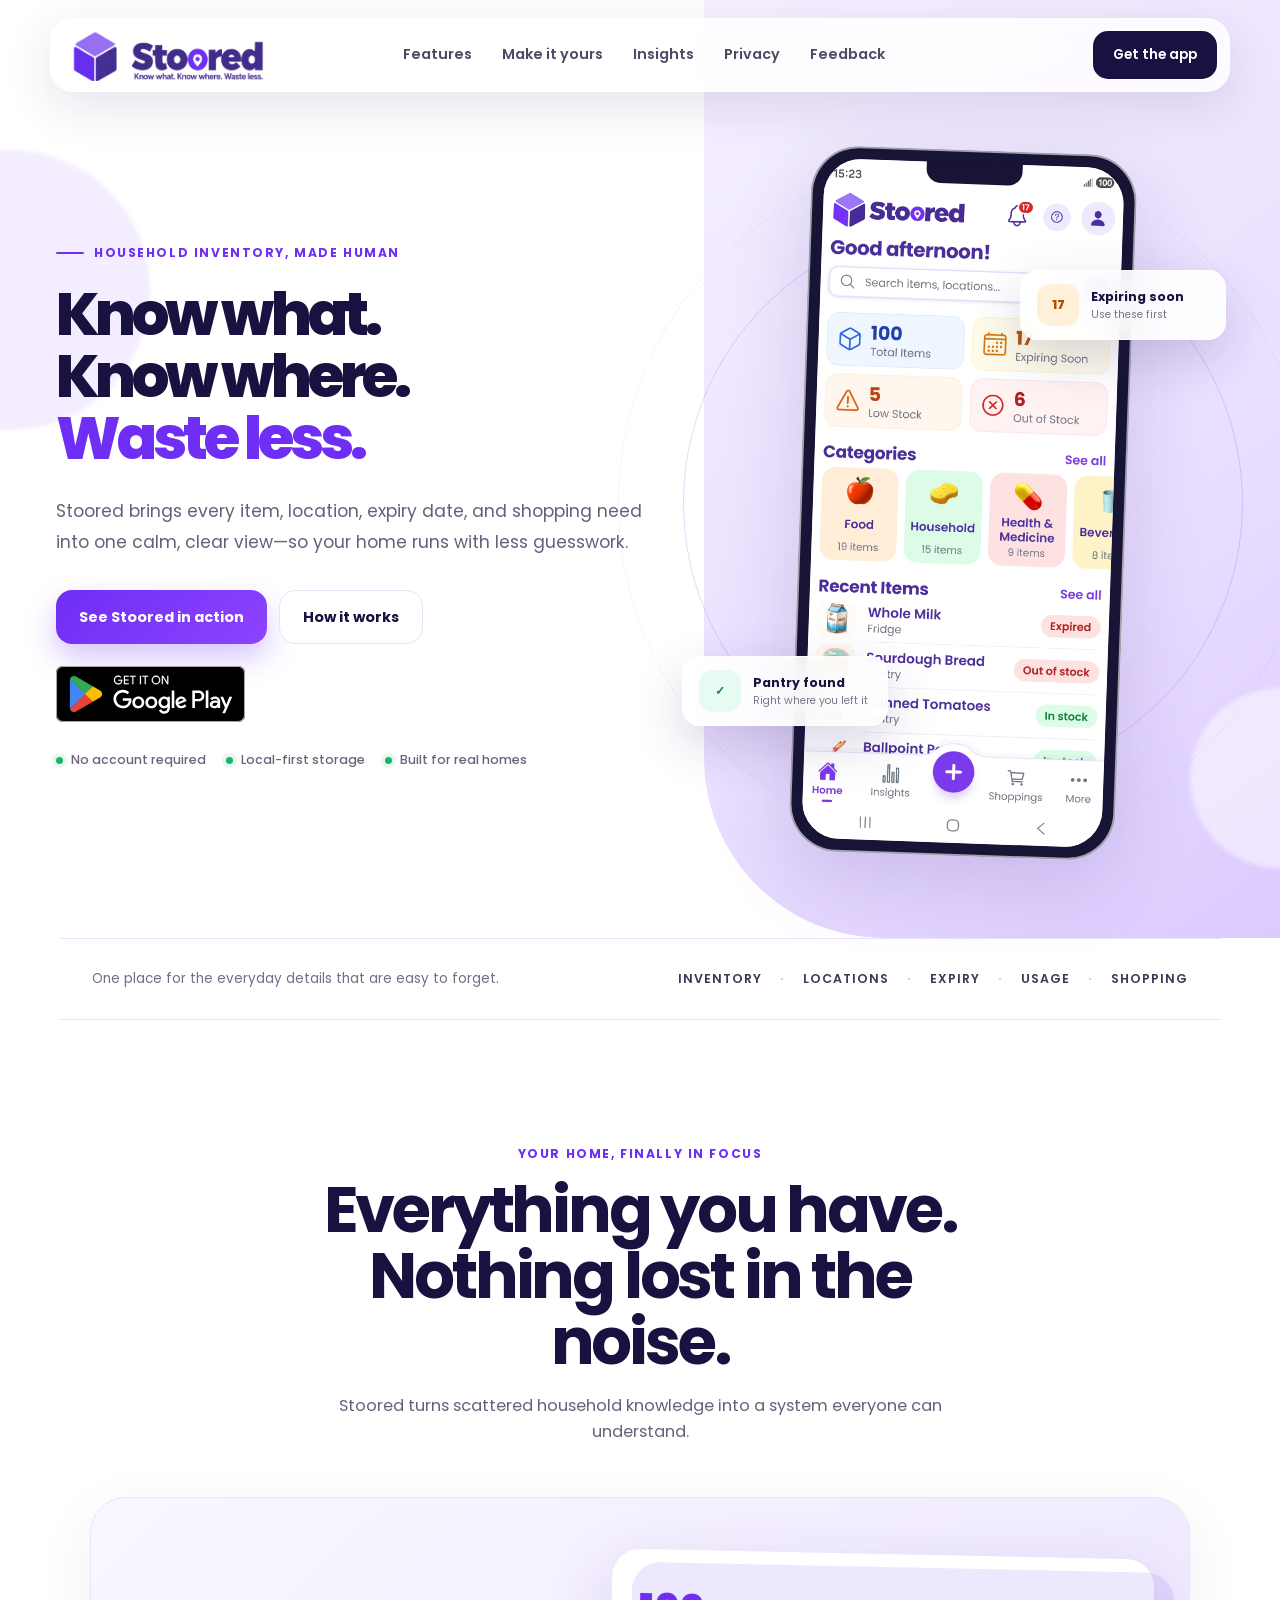
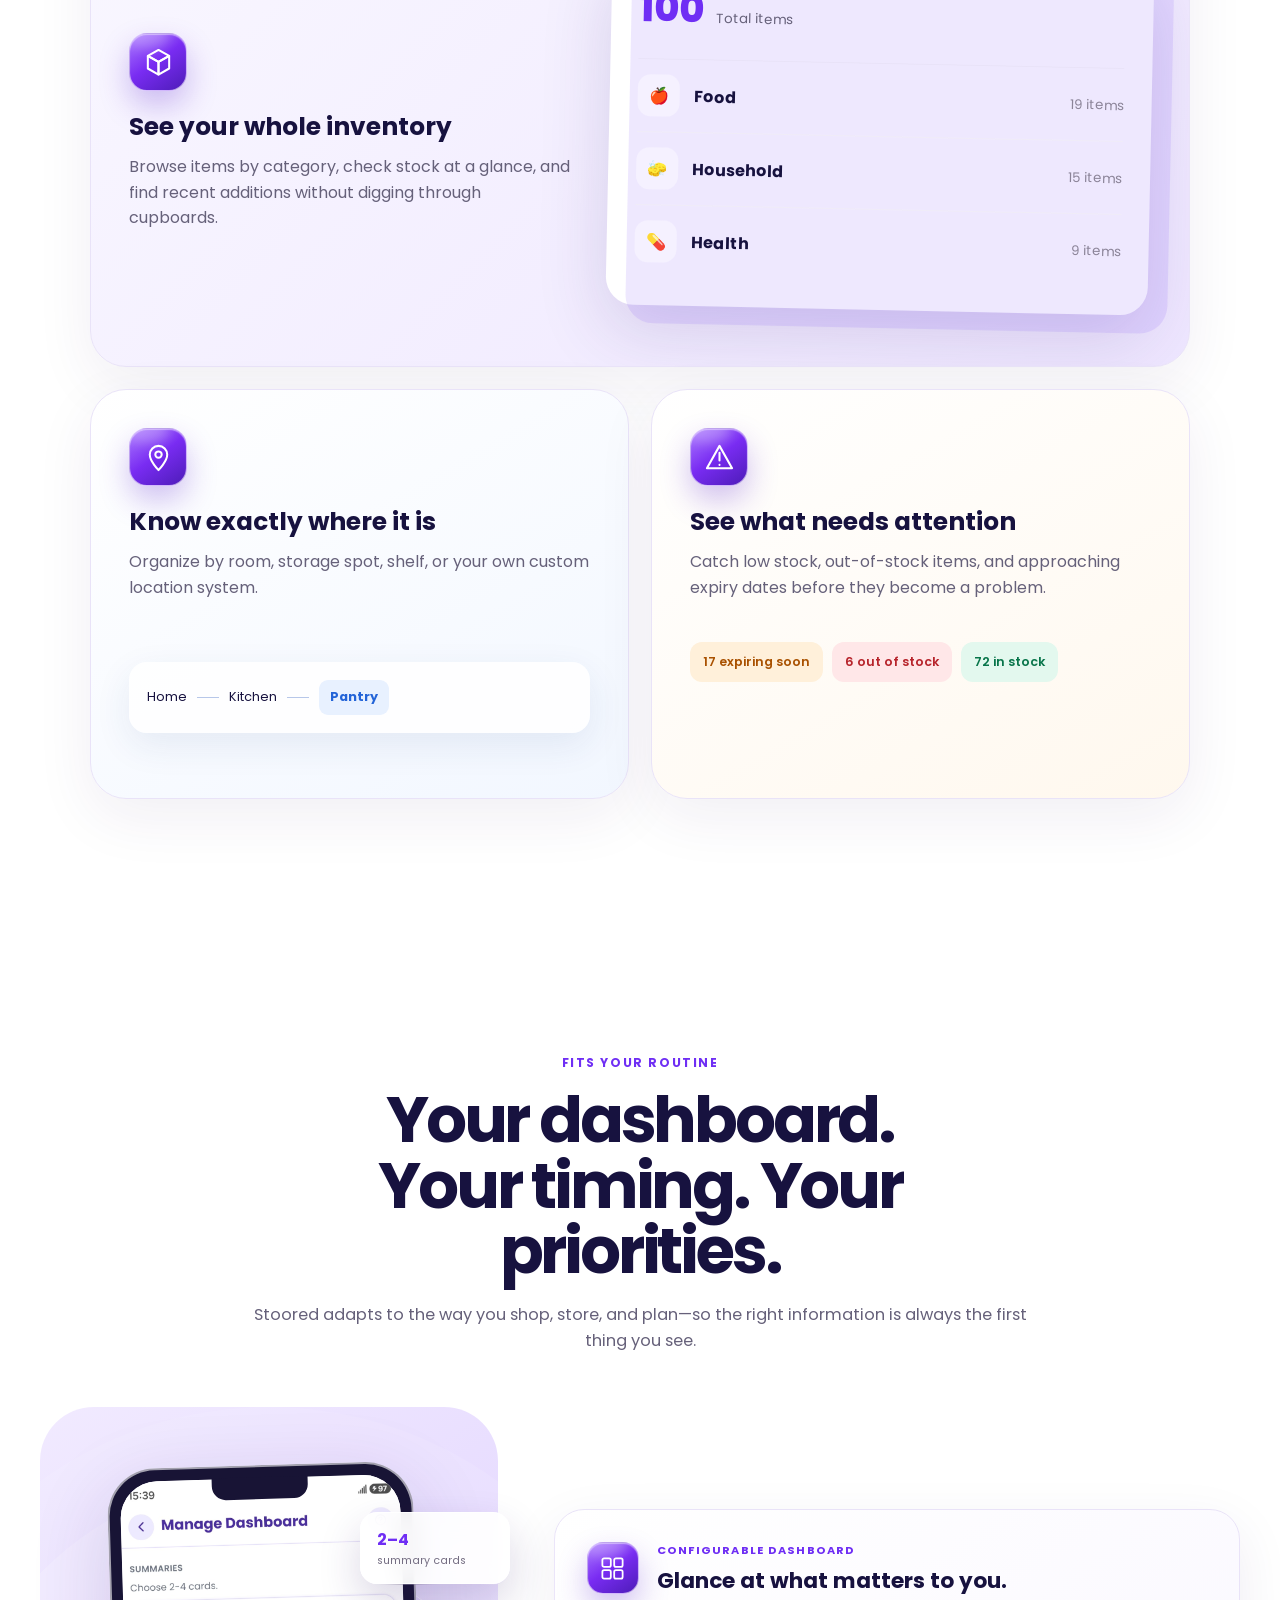
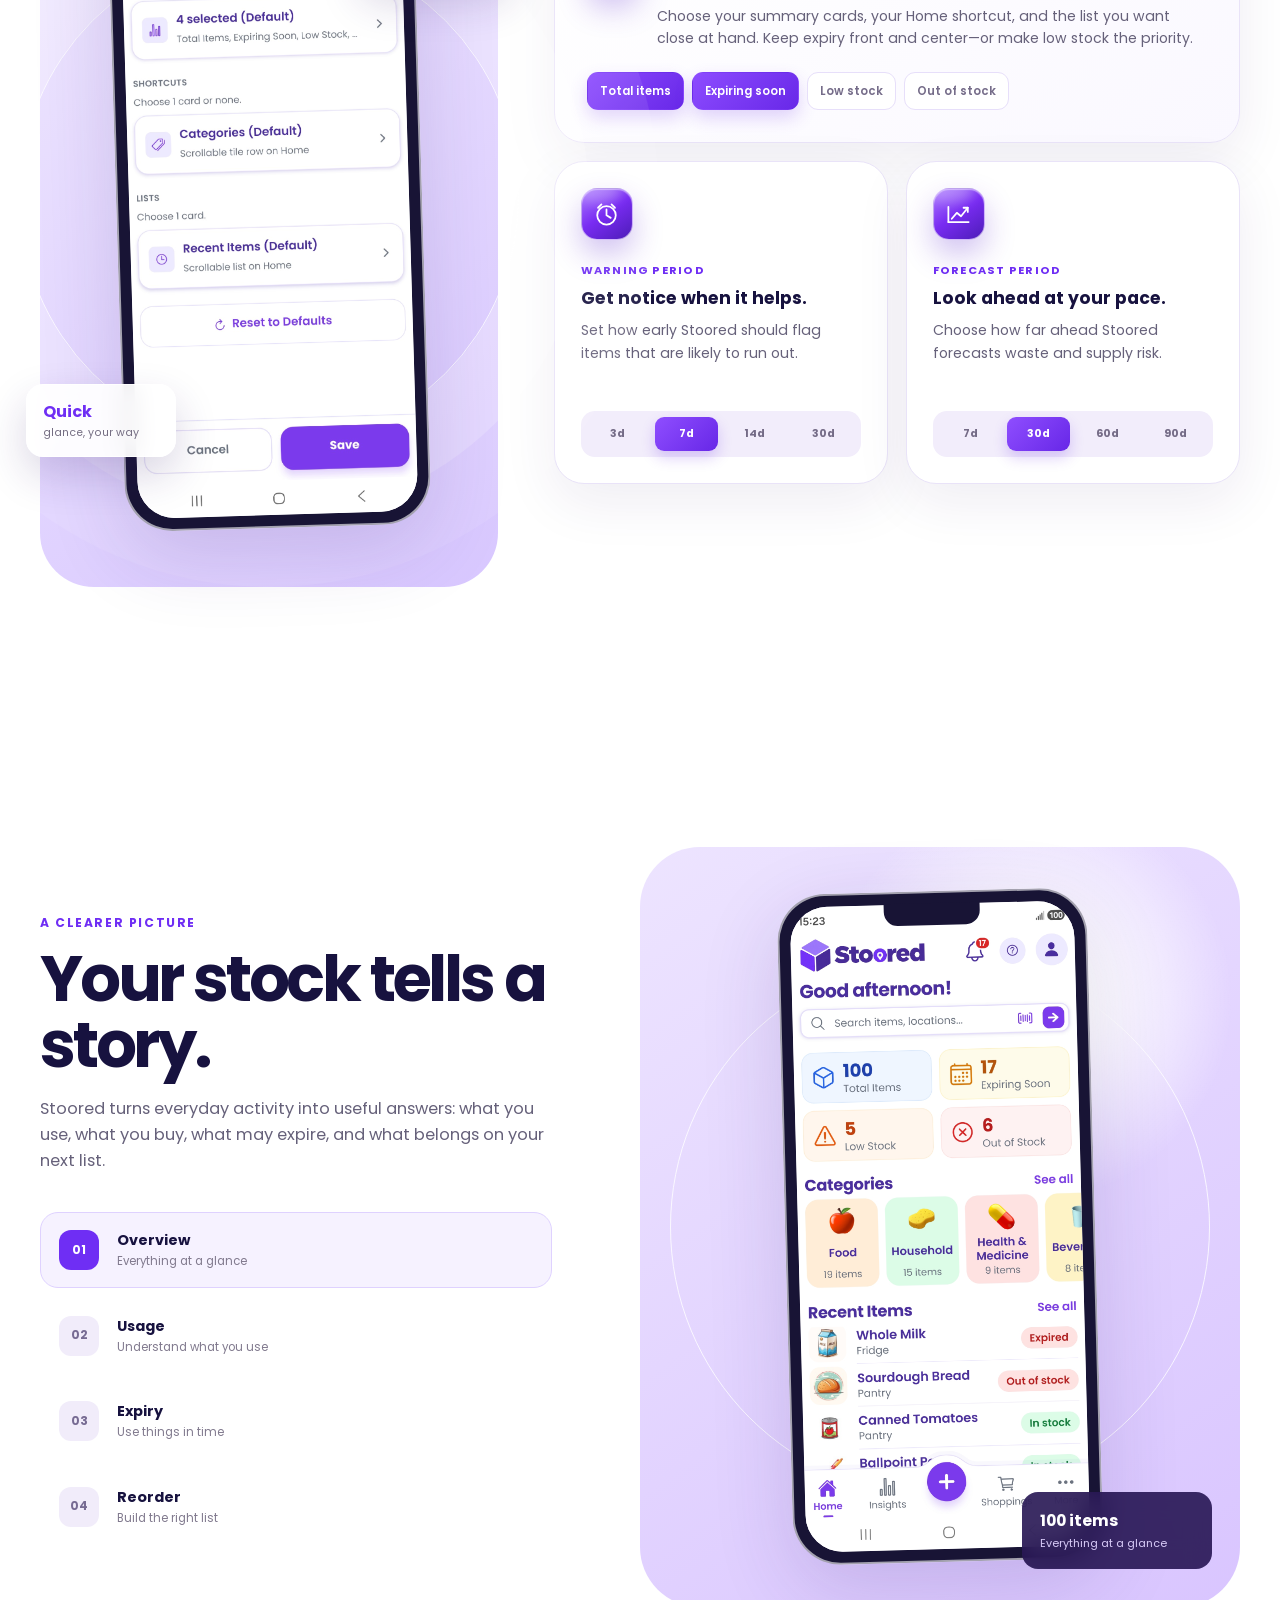
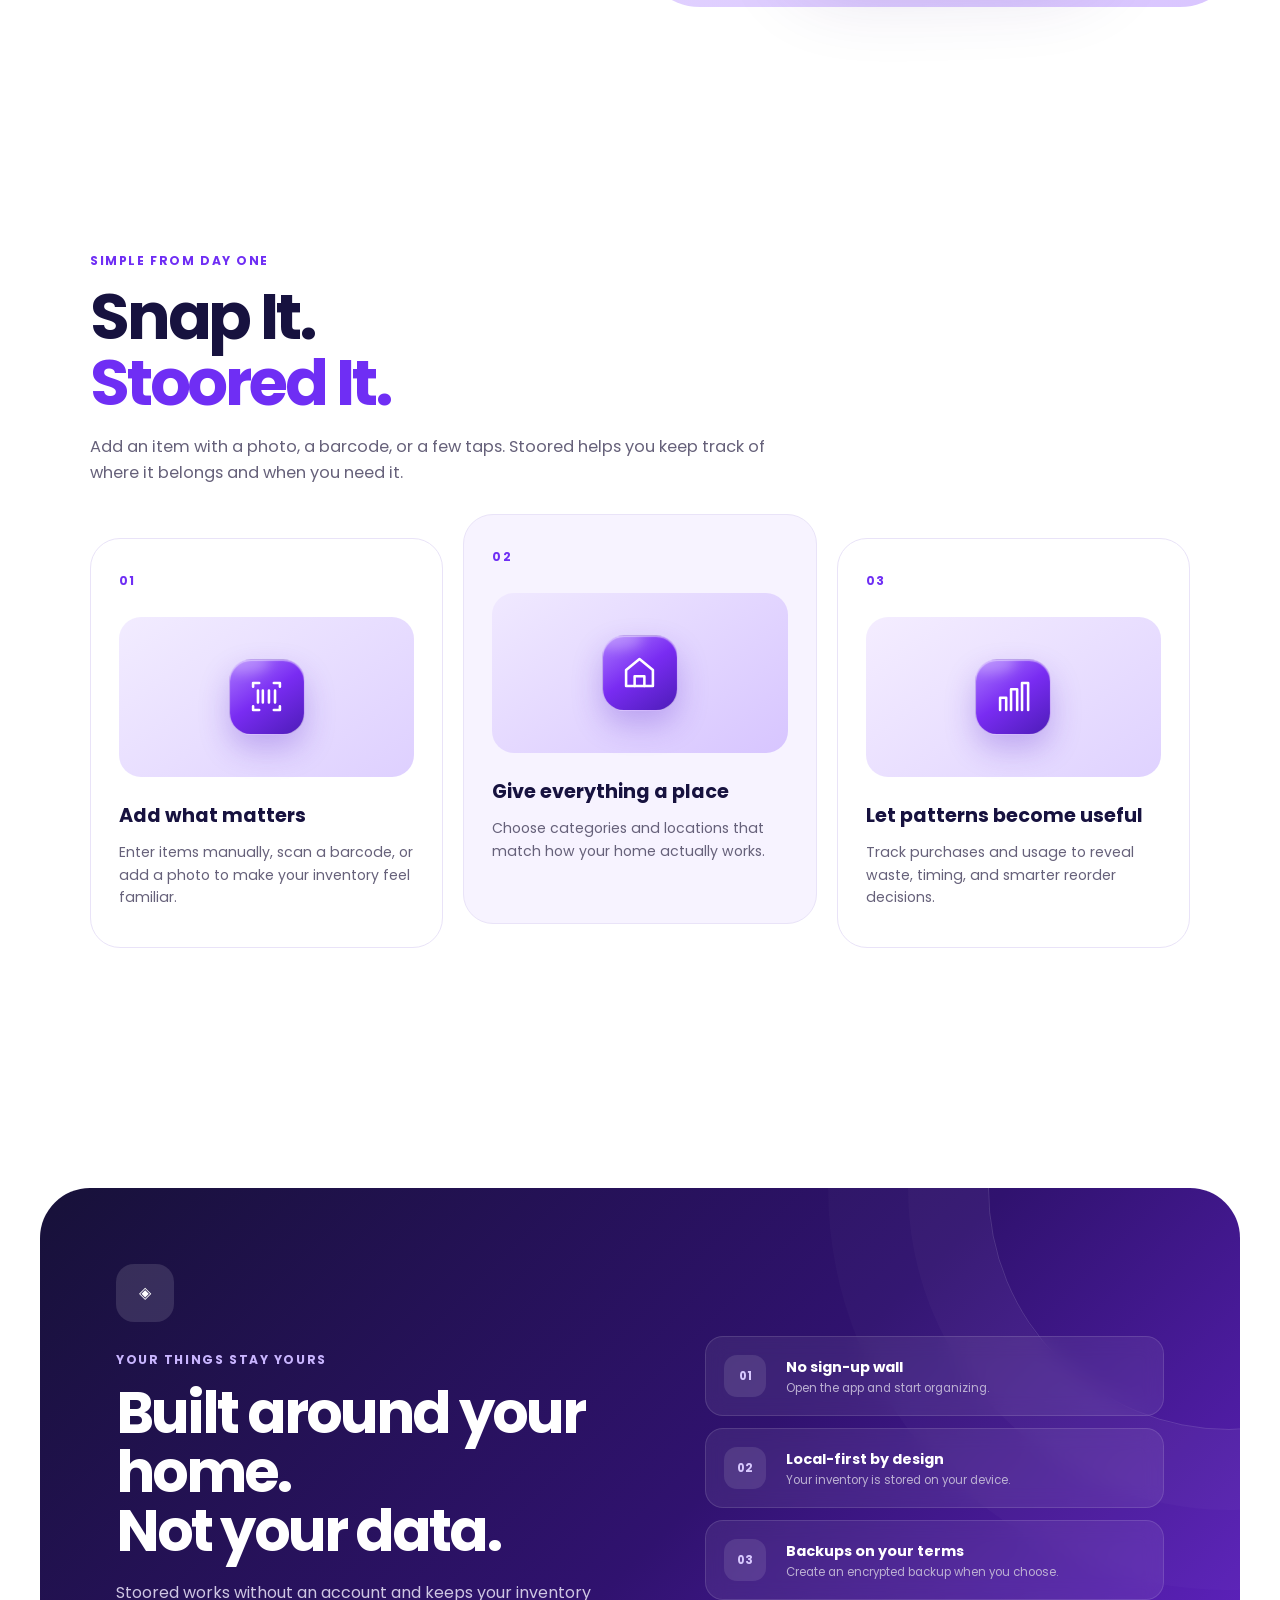
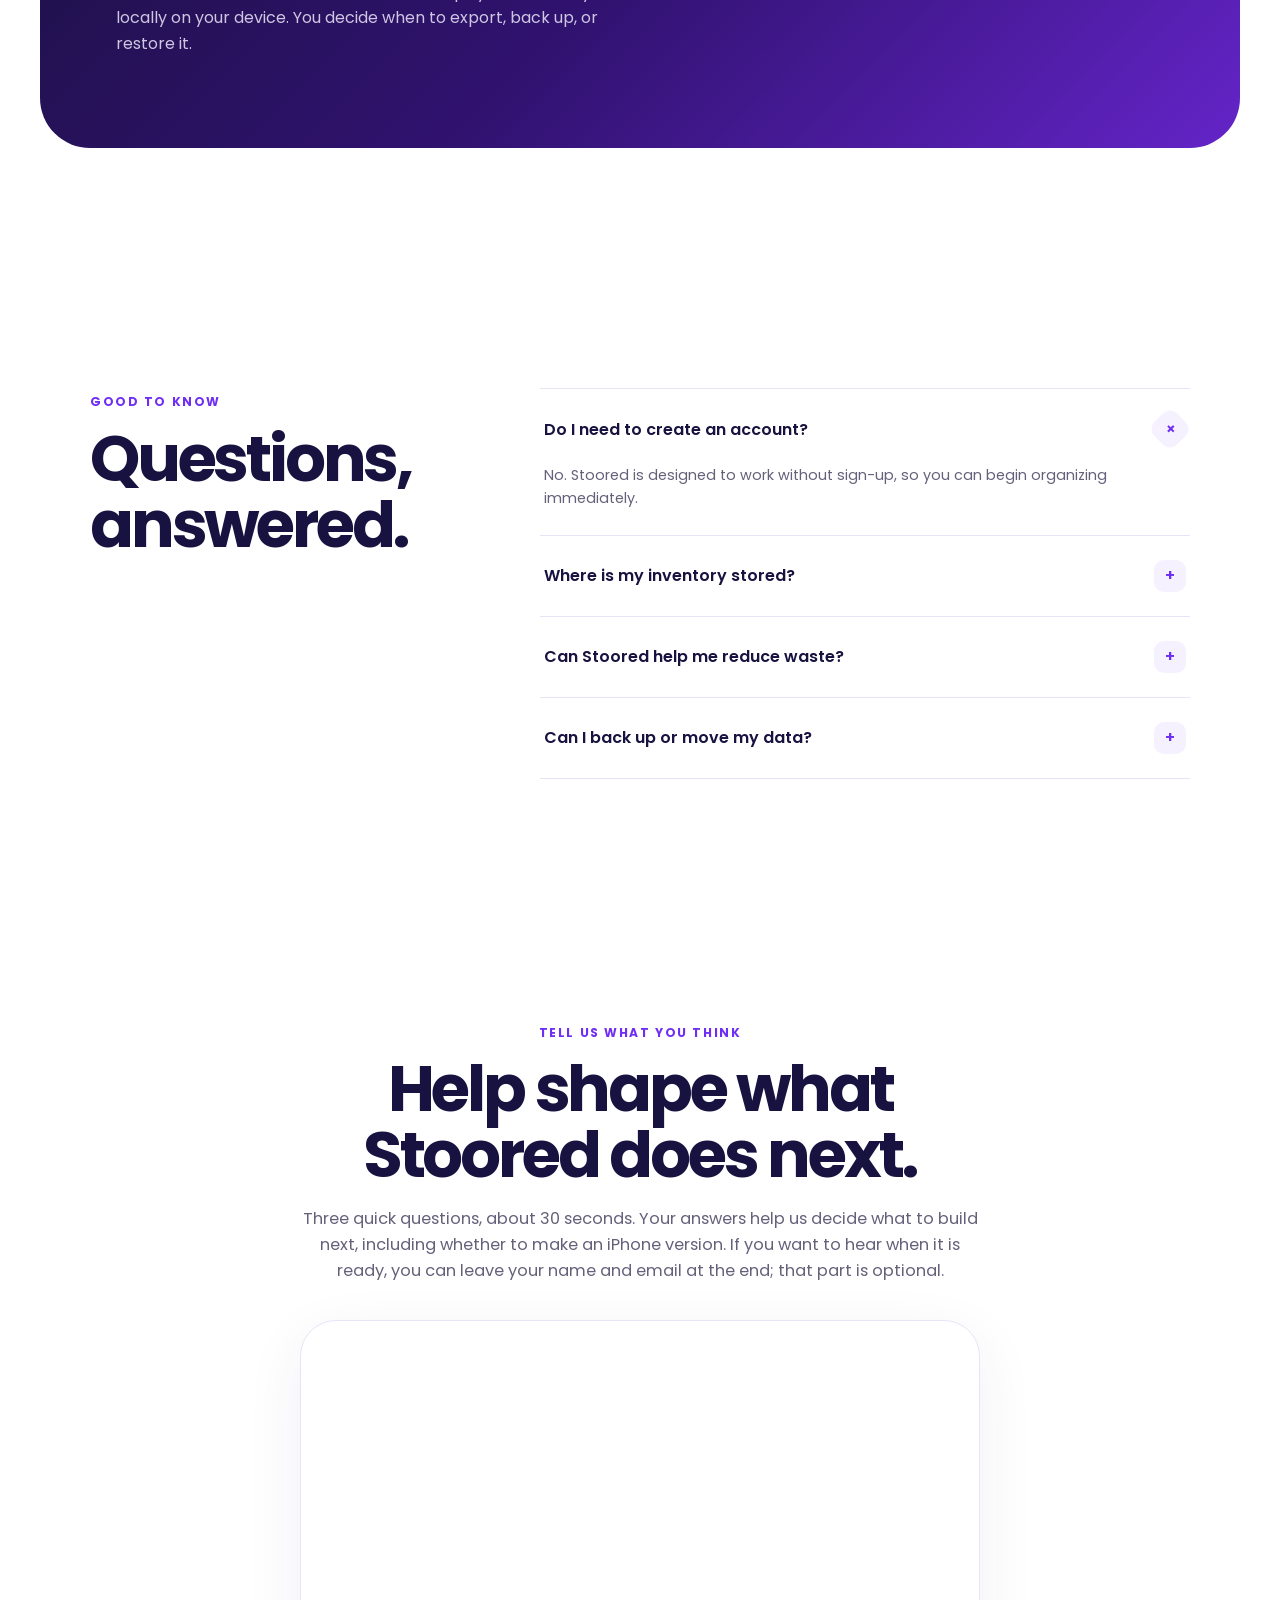
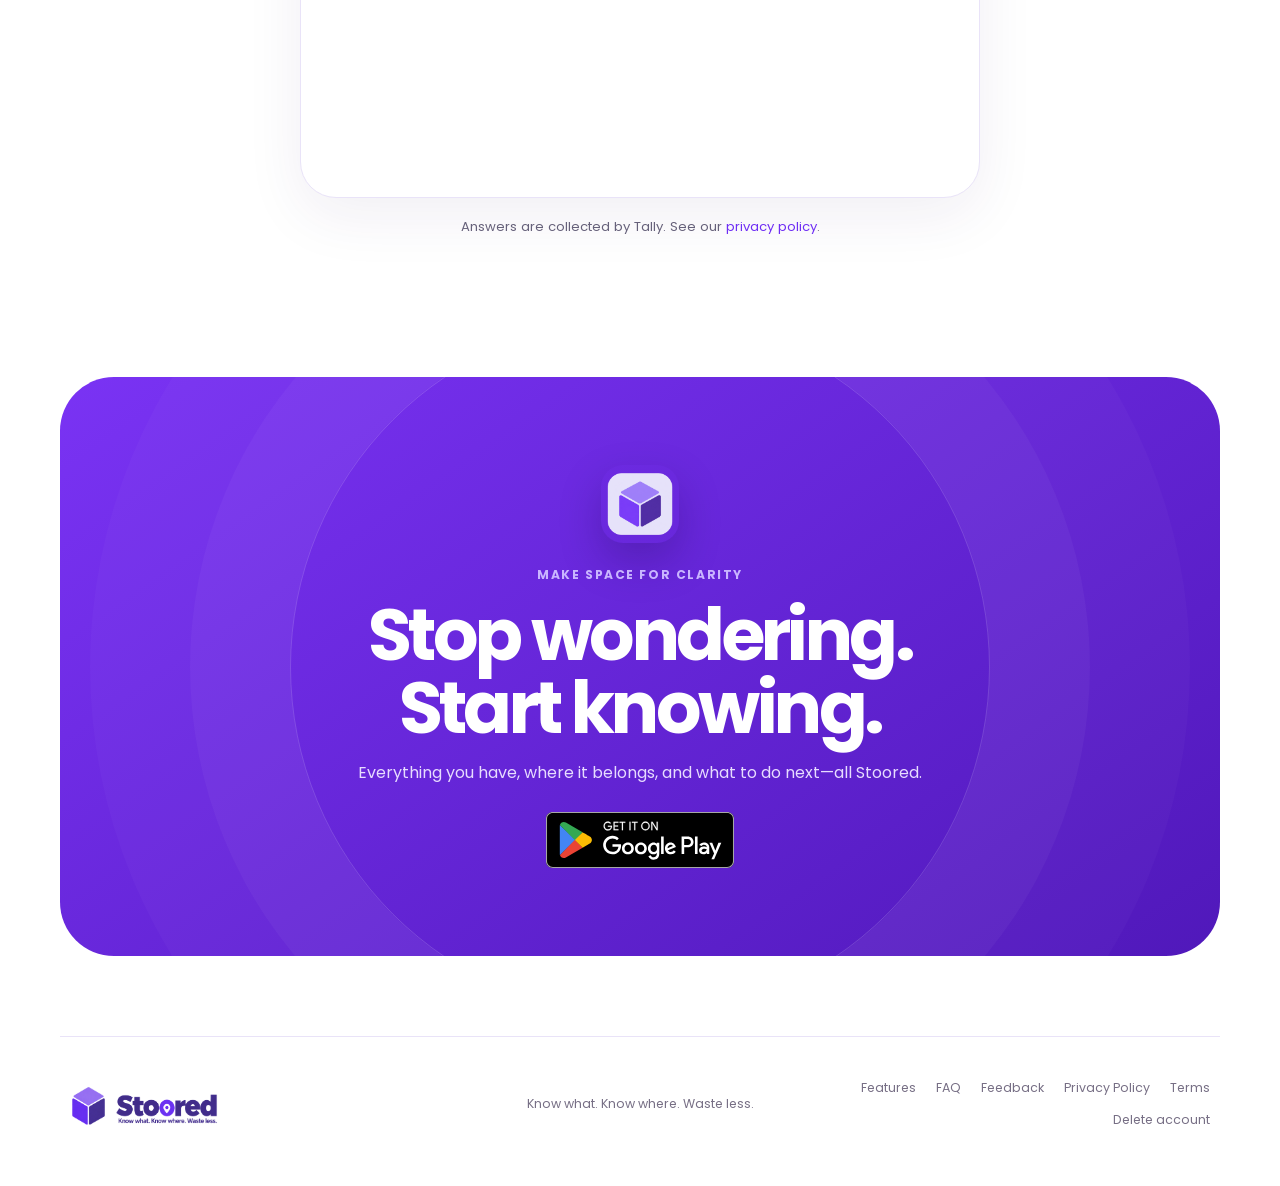
<file: app/stoored/index.html>
<!doctype html>
<html lang="en">
  <head>
    <meta charset="UTF-8" />
    <meta name="viewport" content="width=device-width, initial-scale=1" />
    <meta name="theme-color" content="#6f2ef4" />
    <meta
      name="description"
      content="Stoored keeps your household inventory organized, visible, and ready when you need it."
    />
    <title>Stoored — Know what. Know where. Waste less.</title>
    <link rel="preconnect" href="https://fonts.googleapis.com" />
    <link rel="preconnect" href="https://fonts.gstatic.com" crossorigin />
    <link
      href="https://fonts.googleapis.com/css2?family=Poppins:wght@400;500;600;700;800&display=swap"
      rel="stylesheet"
    />
    <link
      rel="icon"
      type="image/svg+xml"
      href="data:image/svg+xml,%3Csvg xmlns='http://www.w3.org/2000/svg' viewBox='0 0 64 64'%3E%3Crect width='64' height='64' rx='16' fill='%23f4f0ff'/%3E%3Cpath d='M32 9 53 21 32 33 11 21Z' fill='%238f67f7'/%3E%3Cpath d='M10 25 29 36v22L10 47Z' fill='%23762cf4'/%3E%3Cpath d='m54 25-19 11v22l19-11Z' fill='%234c279c'/%3E%3C/svg%3E"
    />
    <link rel="apple-touch-icon" href="assets/stoored-icon.png" />
    <link rel="stylesheet" href="styles.css?v=20261005a" />
  </head>
  <body>
    <div class="page-shell">
      <header class="site-header" data-header>
        <a class="brand" href="#top" aria-label="Stoored home">
          <img src="assets/stoored-logo.png" alt="Stoored" />
        </a>
        <nav class="desktop-nav" aria-label="Primary navigation">
          <a href="#features">Features</a>
          <a href="#personalize">Make it yours</a>
          <a href="#insights">Insights</a>
          <a href="#privacy">Privacy</a>
          <a href="#feedback">Feedback</a>
        </nav>
        <a class="header-cta" href="#download">Get the app</a>
      </header>

      <main id="top">
        <section class="hero" aria-labelledby="hero-title">
          <div class="hero-glow hero-glow-a"></div>
          <div class="hero-glow hero-glow-b"></div>
          <div class="hero-copy">
            <div class="eyebrow"><span></span> Household inventory, made human</div>
            <h1 id="hero-title"><span>Know what.</span><span>Know where.</span><span class="hero-accent">Waste less.</span></h1>
            <p>
              Stoored brings every item, location, expiry date, and shopping need
              into one calm, clear view—so your home runs with less guesswork.
            </p>
            <div class="hero-actions">
              <a class="button button-primary" href="#experience">See Stoored in action</a>
              <a class="button button-ghost" href="#how-it-works">How it works</a>
            </div>
            <div class="store-downloads" aria-label="Download Stoored">
              <!-- Replace this URL with the live Google Play listing. -->
              <a class="store-badge store-badge-google" href="https://play.google.com/store/apps/details?id=YOUR_APP_ID" target="_blank" rel="noreferrer" aria-label="Get Stoored on Google Play"><img src="assets/google-play-badge.svg" alt="Get it on Google Play" /></a>
              <!-- At iOS launch, add assets/app-store-badge.svg before the Google Play badge and link it to the live App Store listing. -->
            </div>
            <div class="trust-row" aria-label="Stoored highlights">
              <span><i></i>No account required</span>
              <span><i></i>Local-first storage</span>
              <span><i></i>Built for real homes</span>
            </div>
          </div>

          <div class="hero-visual" aria-label="Stoored app home screen preview">
            <div class="orbit orbit-one"></div>
            <div class="orbit orbit-two"></div>
            <div class="phone phone-hero">
              <div class="phone-screen">
                <img src="assets/screen-home.jpg" alt="Stoored home dashboard showing inventory, expiry, and stock status" />
              </div>
            </div>
            <div class="float-card float-card-top">
              <span class="float-icon float-icon-orange">17</span>
              <div><b>Expiring soon</b><small>Use these first</small></div>
            </div>
            <div class="float-card float-card-bottom">
              <span class="float-icon float-icon-green">✓</span>
              <div><b>Pantry found</b><small>Right where you left it</small></div>
            </div>
          </div>
        </section>

        <section class="proof-strip" aria-label="What Stoored helps you manage">
          <p>One place for the everyday details that are easy to forget.</p>
          <div class="proof-items">
            <span>Inventory</span><b>·</b><span>Locations</span><b>·</b><span>Expiry</span><b>·</b><span>Usage</span><b>·</b><span>Shopping</span>
          </div>
        </section>

        <section class="section features" id="features" aria-labelledby="features-title">
          <div class="section-heading section-heading-centered">
            <span class="kicker">Your home, finally in focus</span>
            <h2 id="features-title">Everything you have.<br />Nothing lost in the noise.</h2>
            <p>Stoored turns scattered household knowledge into a system everyone can understand.</p>
          </div>

          <div class="feature-grid">
            <article class="feature-card feature-card-wide inventory-card">
              <div class="feature-copy">
                <div class="rich-icon" aria-hidden="true">
                  <svg viewBox="0 0 32 32"><path d="m16 3 11 6.2-11 6.2L5 9.2 16 3Z"/><path d="m5 9.2 11 6.2v13L5 22.2v-13Z"/><path d="m27 9.2-11 6.2v13l11-6.2v-13Z"/></svg>
                </div>
                <h3>See your whole inventory</h3>
                <p>Browse items by category, check stock at a glance, and find recent additions without digging through cupboards.</p>
              </div>
              <div class="mini-inventory" aria-hidden="true">
                <div class="mini-summary"><span>100</span><small>Total items</small></div>
                <div class="mini-row"><span class="emoji">🍎</span><b>Food</b><small>19 items</small></div>
                <div class="mini-row"><span class="emoji">🧽</span><b>Household</b><small>15 items</small></div>
                <div class="mini-row"><span class="emoji">💊</span><b>Health</b><small>9 items</small></div>
              </div>
            </article>

            <article class="feature-card locate-card">
              <div class="rich-icon" aria-hidden="true">
                <svg viewBox="0 0 32 32"><path d="M25 13c0 7-9 16-9 16S7 20 7 13a9 9 0 1 1 18 0Z"/><circle cx="16" cy="13" r="3.3"/></svg>
              </div>
              <h3>Know exactly where it is</h3>
              <p>Organize by room, storage spot, shelf, or your own custom location system.</p>
              <div class="location-path" aria-hidden="true">
                <span>Home</span><i></i><span>Kitchen</span><i></i><strong>Pantry</strong>
              </div>
            </article>

            <article class="feature-card attention-card">
              <div class="rich-icon" aria-hidden="true">
                <svg viewBox="0 0 32 32"><path d="M16 4 29 27H3L16 4Z"/><path d="M16 11v8"/><path d="M16 23.5v.2"/></svg>
              </div>
              <h3>See what needs attention</h3>
              <p>Catch low stock, out-of-stock items, and approaching expiry dates before they become a problem.</p>
              <div class="status-stack" aria-hidden="true">
                <span class="status amber">17 expiring soon</span>
                <span class="status red">6 out of stock</span>
                <span class="status green">72 in stock</span>
              </div>
            </article>
          </div>
        </section>

        <section class="section personalization" id="personalize" aria-labelledby="personalize-title">
          <div class="section-heading section-heading-centered">
            <span class="kicker">Fits your routine</span>
            <h2 id="personalize-title">Your dashboard.<br />Your timing. Your priorities.</h2>
            <p>Stoored adapts to the way you shop, store, and plan—so the right information is always the first thing you see.</p>
          </div>

          <div class="personalization-layout">
            <div class="dashboard-showcase">
              <div class="showcase-glow"></div>
              <div class="phone phone-dashboard">
                <div class="phone-screen">
                  <img src="assets/screen-dashboard.jpg" alt="Stoored Manage Dashboard screen with configurable summaries, shortcuts, and lists" />
                </div>
              </div>
              <div class="dashboard-badge dashboard-badge-top"><b>2–4</b><span>summary cards</span></div>
              <div class="dashboard-badge dashboard-badge-bottom"><b>Quick</b><span>glance, your way</span></div>
            </div>

            <div class="personalization-cards">
              <article class="personalization-card dashboard-card">
                <div class="rich-icon rich-icon-small" aria-hidden="true">
                  <svg viewBox="0 0 32 32"><rect x="4" y="4" width="10" height="10" rx="2"/><rect x="18" y="4" width="10" height="10" rx="2"/><rect x="4" y="18" width="10" height="10" rx="2"/><rect x="18" y="18" width="10" height="10" rx="2"/></svg>
                </div>
                <div>
                  <span class="card-label">Configurable dashboard</span>
                  <h3>Glance at what matters to you.</h3>
                  <p>Choose your summary cards, your Home shortcut, and the list you want close at hand. Keep expiry front and center—or make low stock the priority.</p>
                </div>
                <div class="dashboard-options" aria-label="Example dashboard card choices">
                  <span class="option-chip is-chosen">Total items</span>
                  <span class="option-chip is-chosen">Expiring soon</span>
                  <span class="option-chip">Low stock</span>
                  <span class="option-chip">Out of stock</span>
                </div>
              </article>

              <div class="period-grid">
                <article class="personalization-card period-card">
                  <div class="rich-icon rich-icon-small" aria-hidden="true">
                    <svg viewBox="0 0 32 32"><circle cx="16" cy="17" r="11"/><path d="M16 10v7l5 3"/><path d="M10 4 6 8M22 4l4 4"/></svg>
                  </div>
                  <span class="card-label">Warning period</span>
                  <h3>Get notice when it helps.</h3>
                  <p>Set how early Stoored should flag items that are likely to run out.</p>
                  <div class="period-pills" aria-hidden="true"><span>3d</span><span class="is-selected">7d</span><span>14d</span><span>30d</span></div>
                </article>

                <article class="personalization-card period-card">
                  <div class="rich-icon rich-icon-small" aria-hidden="true">
                    <svg viewBox="0 0 32 32"><path d="M4 25V7"/><path d="M4 25h24"/><path d="m8 21 6-7 5 4 8-10"/><path d="M22 8h5v5"/></svg>
                  </div>
                  <span class="card-label">Forecast period</span>
                  <h3>Look ahead at your pace.</h3>
                  <p>Choose how far ahead Stoored forecasts waste and supply risk.</p>
                  <div class="period-pills" aria-hidden="true"><span>7d</span><span class="is-selected">30d</span><span>60d</span><span>90d</span></div>
                </article>
              </div>
            </div>
          </div>
        </section>

        <section class="section experience" id="experience" aria-labelledby="experience-title">
          <div class="experience-copy">
            <span class="kicker">A clearer picture</span>
            <h2 id="experience-title">Your stock tells a story.</h2>
            <p>
              Stoored turns everyday activity into useful answers: what you use,
              what you buy, what may expire, and what belongs on your next list.
            </p>

            <div class="screen-tabs" role="tablist" aria-label="Choose a Stoored app preview">
              <button class="screen-tab is-active" type="button" role="tab" aria-selected="true" data-screen="home">
                <span>01</span><b>Overview</b><small>Everything at a glance</small>
              </button>
              <button class="screen-tab" type="button" role="tab" aria-selected="false" data-screen="usage">
                <span>02</span><b>Usage</b><small>Understand what you use</small>
              </button>
              <button class="screen-tab" type="button" role="tab" aria-selected="false" data-screen="expiry">
                <span>03</span><b>Expiry</b><small>Use things in time</small>
              </button>
              <button class="screen-tab" type="button" role="tab" aria-selected="false" data-screen="reorder">
                <span>04</span><b>Reorder</b><small>Build the right list</small>
              </button>
            </div>
          </div>

          <div class="experience-stage" id="insights">
            <div class="stage-ring"></div>
            <div class="phone phone-stage">
              <div class="phone-screen">
                <img
                  class="experience-screen is-active"
                  src="assets/screen-home.jpg"
                  alt="Stoored overview screen"
                  data-screen-image="home"
                />
                <img
                  class="experience-screen"
                  src="assets/screen-usage.jpg"
                  alt="Stoored consumption records screen"
                  data-screen-image="usage"
                  loading="eager"
                />
                <img
                  class="experience-screen"
                  src="assets/screen-expiry.jpg"
                  alt="Stoored expiring products screen"
                  data-screen-image="expiry"
                  loading="eager"
                />
                <img
                  class="experience-screen"
                  src="assets/screen-reorder.jpg"
                  alt="Stoored reorder advice screen"
                  data-screen-image="reorder"
                  loading="eager"
                />
              </div>
            </div>
            <div class="stage-caption" aria-live="polite">
              <span id="stage-count">100 items</span>
              <small id="stage-label">Everything at a glance</small>
            </div>
          </div>
        </section>

        <section class="section how-it-works" id="how-it-works" aria-labelledby="how-title">
          <div class="section-heading">
            <span class="kicker">Simple from day one</span>
            <h2 id="how-title">Snap It.<br /><em>Stoored It.</em></h2>
            <p>Add an item with a photo, a barcode, or a few taps. Stoored helps you keep track of where it belongs and when you need it.</p>
          </div>
          <div class="steps-grid">
            <article class="step-card">
              <span class="step-number">01</span>
              <div class="step-visual scan-visual" aria-hidden="true">
                <div class="rich-icon rich-icon-large"><svg viewBox="0 0 32 32"><path d="M5 8V5h5M22 5h5v3M27 24v3h-5M10 27H5v-3"/><path d="M9 11v10M13 11v10M18 11v10M23 11v10"/></svg></div>
              </div>
              <h3>Add what matters</h3>
              <p>Enter items manually, scan a barcode, or add a photo to make your inventory feel familiar.</p>
            </article>
            <article class="step-card step-card-raised">
              <span class="step-number">02</span>
              <div class="step-visual place-visual" aria-hidden="true">
                <div class="rich-icon rich-icon-large"><svg viewBox="0 0 32 32"><path d="m5 14 11-9 11 9v13H5V14Z"/><path d="M12 27v-8h8v8"/></svg></div>
              </div>
              <h3>Give everything a place</h3>
              <p>Choose categories and locations that match how your home actually works.</p>
            </article>
            <article class="step-card">
              <span class="step-number">03</span>
              <div class="step-visual insight-visual" aria-hidden="true">
                <div class="rich-icon rich-icon-large"><svg viewBox="0 0 32 32"><path d="M5 27V17h5v10M14 27V10h5v17M23 27V5h5v22"/></svg></div>
              </div>
              <h3>Let patterns become useful</h3>
              <p>Track purchases and usage to reveal waste, timing, and smarter reorder decisions.</p>
            </article>
          </div>
        </section>

        <section class="section privacy-section" id="privacy" aria-labelledby="privacy-title">
          <div class="privacy-panel">
            <div class="privacy-copy">
              <div class="privacy-mark" aria-hidden="true">◈</div>
              <span class="kicker kicker-light">Your things stay yours</span>
              <h2 id="privacy-title">Built around your home.<br />Not your data.</h2>
              <p>Stoored works without an account and keeps your inventory locally on your device. You decide when to export, back up, or restore it.</p>
            </div>
            <div class="privacy-points">
              <article><span>01</span><div><b>No sign-up wall</b><small>Open the app and start organizing.</small></div></article>
              <article><span>02</span><div><b>Local-first by design</b><small>Your inventory is stored on your device.</small></div></article>
              <article><span>03</span><div><b>Backups on your terms</b><small>Create an encrypted backup when you choose.</small></div></article>
            </div>
          </div>
        </section>

        <section class="section faq" id="questions" aria-labelledby="faq-title">
          <div class="section-heading">
            <span class="kicker">Good to know</span>
            <h2 id="faq-title">Questions, answered.</h2>
          </div>
          <div class="faq-list">
            <details open>
              <summary>Do I need to create an account?<span>+</span></summary>
              <p>No. Stoored is designed to work without sign-up, so you can begin organizing immediately.</p>
            </details>
            <details>
              <summary>Where is my inventory stored?<span>+</span></summary>
              <p>Your inventory is stored locally on your device. Stoored does not require a cloud account or backend sync.</p>
            </details>
            <details>
              <summary>Can Stoored help me reduce waste?<span>+</span></summary>
              <p>Yes. Expiry tracking, waste insights, consumption history, and reorder guidance help you use more of what you already have.</p>
            </details>
            <details>
              <summary>Can I back up or move my data?<span>+</span></summary>
              <p>Yes. Stoored supports encrypted backup and restore, along with CSV import and export tools.</p>
            </details>
          </div>
        </section>

        <section class="section feedback" id="feedback" aria-labelledby="feedback-title">
          <div class="section-heading section-heading-centered">
            <span class="kicker">Tell us what you think</span>
            <h2 id="feedback-title">Help shape what<br />Stoored does next.</h2>
            <p>Three quick questions, about 30 seconds. Your answers help us decide what to build next, including whether to make an iPhone version. If you want to hear when it is ready, you can leave your name and email at the end; that part is optional.</p>
          </div>
          <div class="feedback-card">
            <iframe data-tally-src="https://tally.so/embed/44gvqX?alignLeft=1&amp;hideTitle=1&amp;transparentBackground=1&amp;dynamicHeight=1" loading="lazy" width="100%" height="440" title="Stoored feedback form"></iframe>
          </div>
          <p class="feedback-note">Answers are collected by Tally. See our <a href="privacy.html#feedback">privacy policy</a>.</p>
          <script>var d=document,w="https://tally.so/widgets/embed.js",v=function(){"undefined"!=typeof Tally?Tally.loadEmbeds():d.querySelectorAll("iframe[data-tally-src]:not([src])").forEach((function(e){e.src=e.dataset.tallySrc}))};if("undefined"!=typeof Tally)v();else if(d.querySelector('script[src="'+w+'"]')==null){var s=d.createElement("script");s.src=w,s.onload=v,s.onerror=v,d.body.appendChild(s)}</script>
        </section>

        <section class="final-cta" id="download" aria-labelledby="cta-title">
          <div class="cta-orbit"></div>
          <img src="assets/stoored-icon.png" alt="" aria-hidden="true" />
          <span class="kicker kicker-light">Make space for clarity</span>
          <h2 id="cta-title">Stop wondering.<br />Start knowing.</h2>
          <p>Everything you have, where it belongs, and what to do next—all Stoored.</p>
          <div class="store-downloads store-downloads-light" aria-label="Download Stoored">
            <a class="store-badge store-badge-google" href="https://play.google.com/store/apps/details?id=YOUR_APP_ID" target="_blank" rel="noreferrer" aria-label="Get Stoored on Google Play"><img src="assets/google-play-badge.svg" alt="Get it on Google Play" /></a>
          </div>
        </section>
      </main>

      <footer class="site-footer">
        <a class="brand footer-brand" href="#top" aria-label="Back to top">
          <img src="assets/stoored-logo.png" alt="Stoored" />
        </a>
        <p>Know what. Know where. Waste less.</p>
        <div class="footer-links">
          <a href="#features">Features</a>
          <a href="#questions">FAQ</a>
          <a href="#feedback">Feedback</a>
          <a href="privacy.html">Privacy Policy</a>
          <a href="terms.html">Terms</a>
          <a href="delete-account.html">Delete account</a>
        </div>
      </footer>
    </div>

    <script src="script.js"></script>
  </body>
</html>
</file>
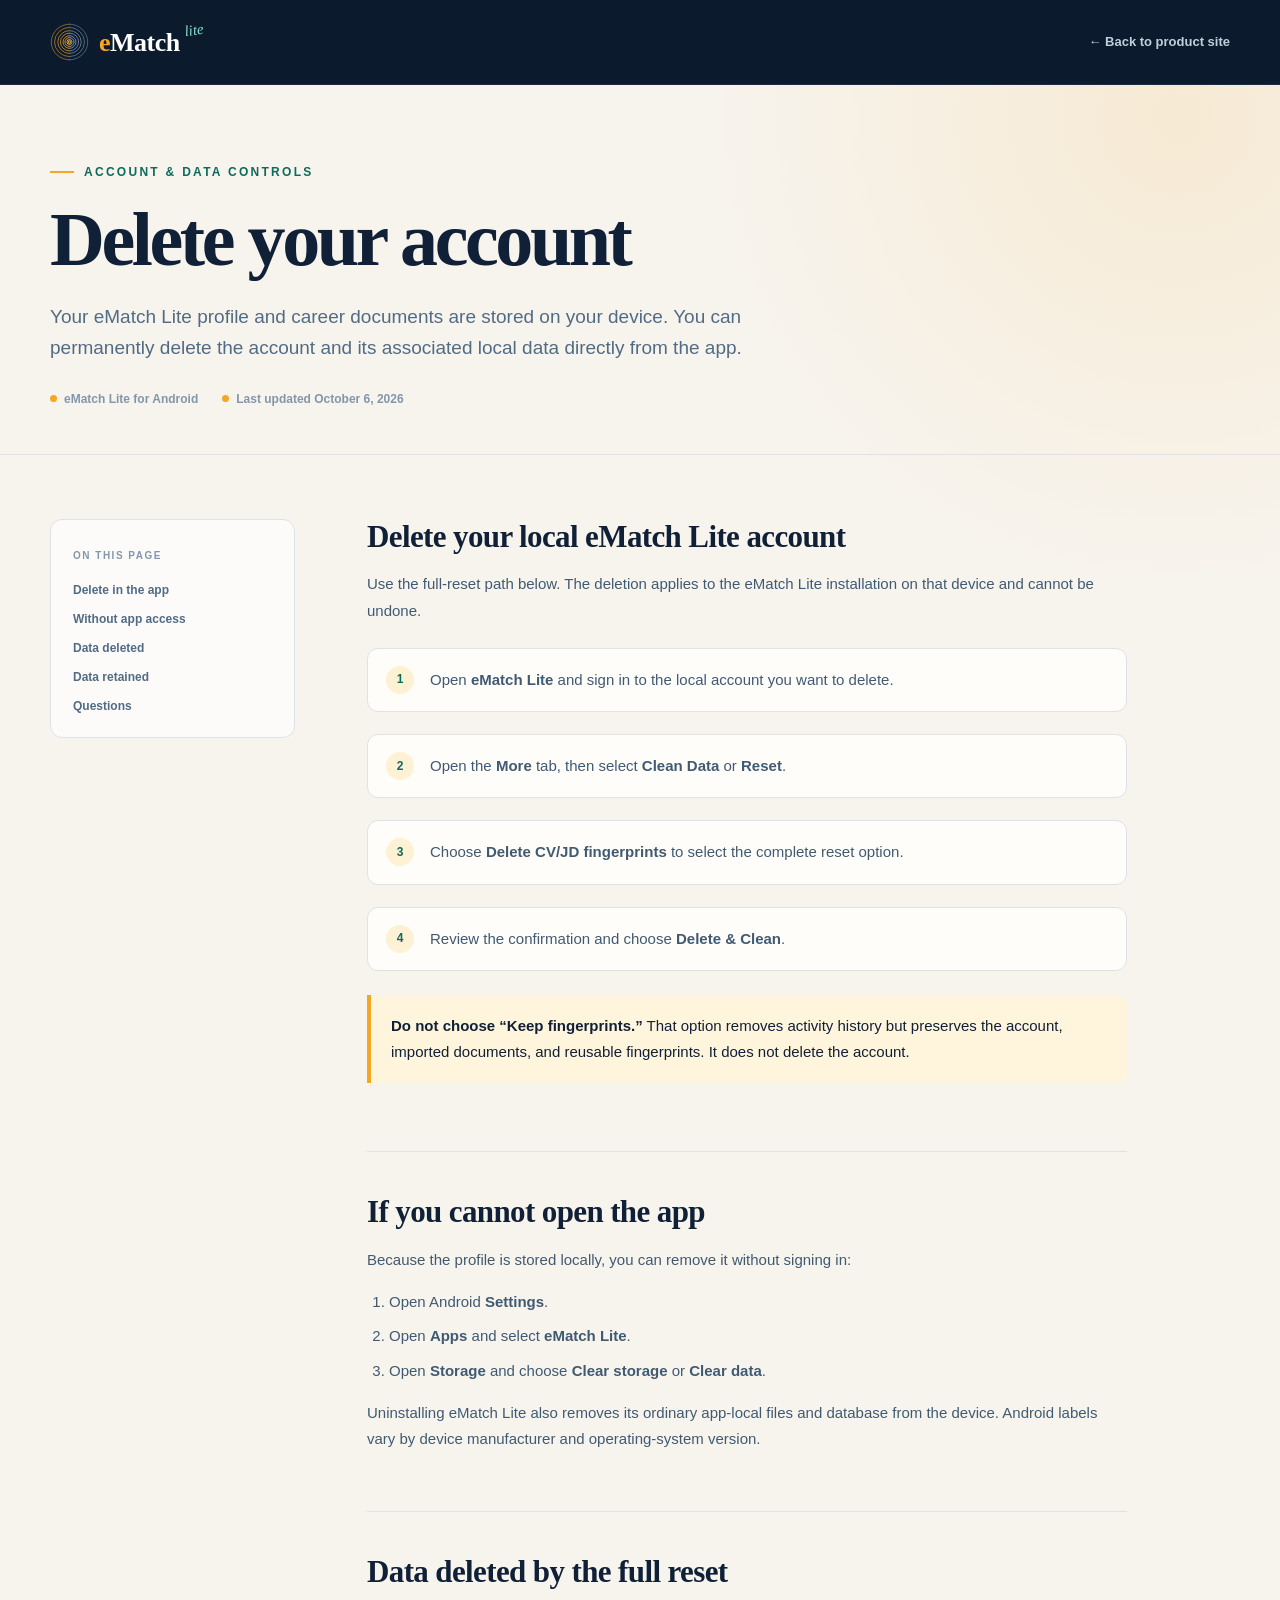
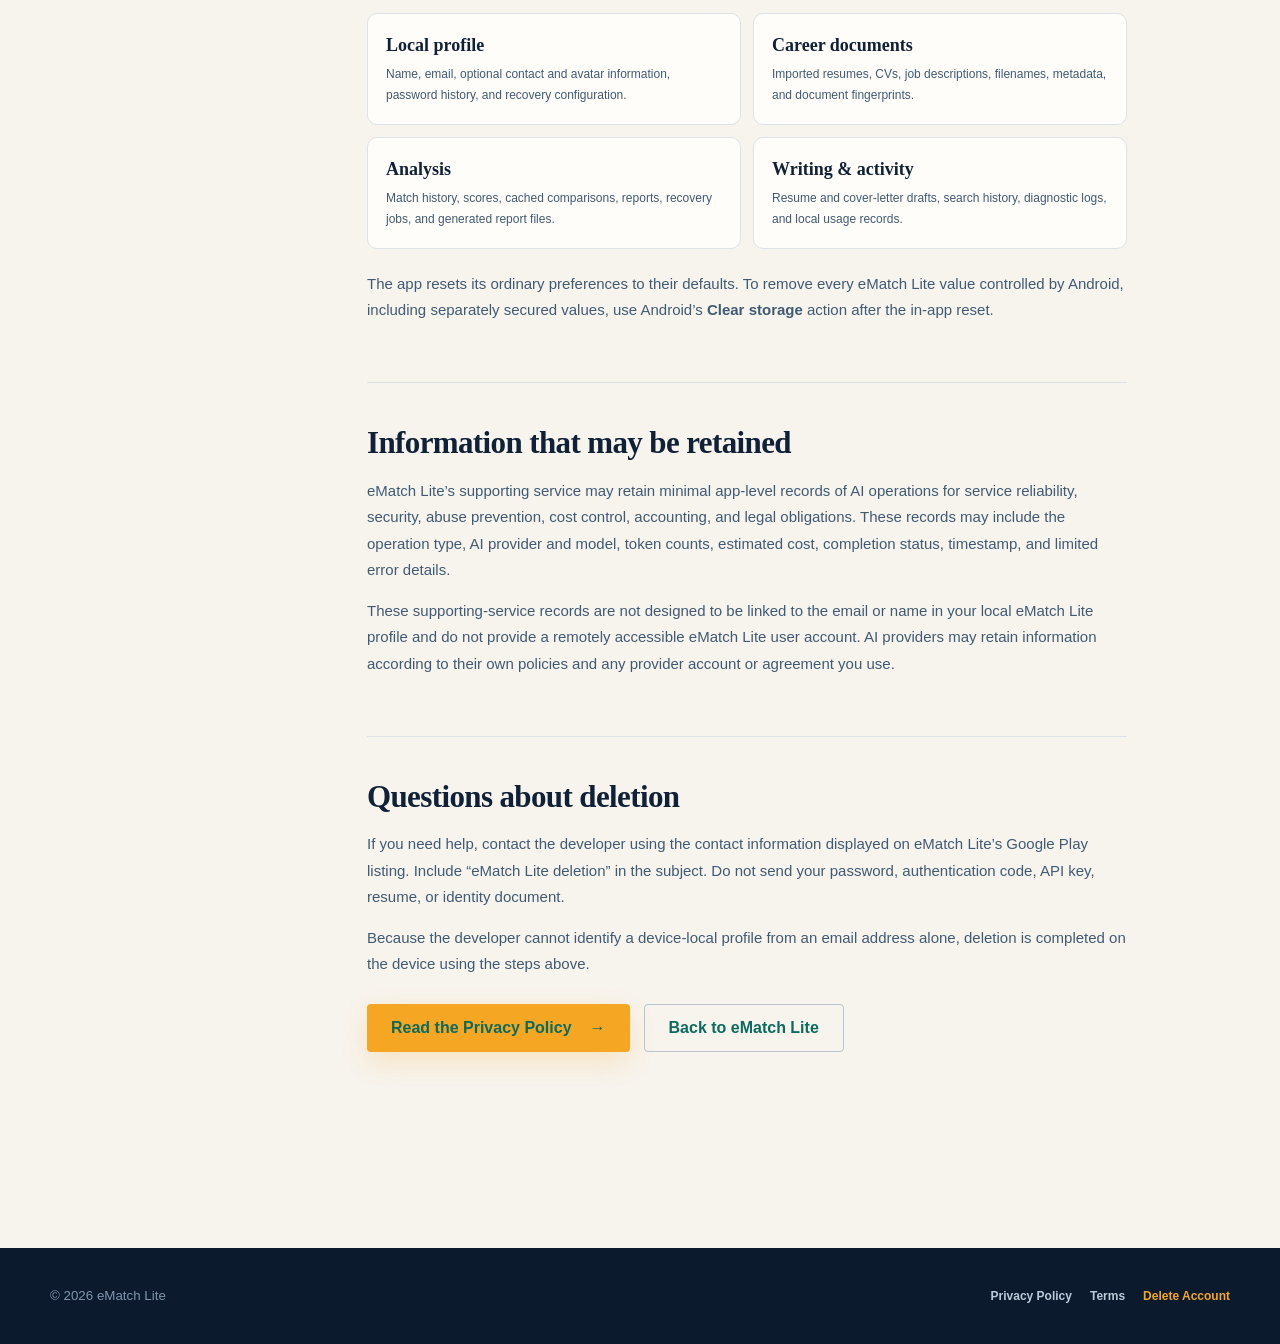
<file: app/ematch-lite/delete-account.html>
<!doctype html>
<html lang="en">
<head>
  <meta charset="utf-8" />
  <meta name="viewport" content="width=device-width, initial-scale=1" />
  <meta name="theme-color" content="#0b1a2d" />
  <meta name="description" content="How to delete an eMatch Lite account and associated data." />
  <title>Delete Account — eMatch Lite</title>
  <link rel="icon" href="assets/ematch-mark.svg" type="image/svg+xml" />
  <link rel="stylesheet" href="styles.css" />
  <link rel="stylesheet" href="legal.css" />
</head>
<body class="legal-page">
  <a class="skip-link" href="#content">Skip to content</a>
  <header class="legal-header">
    <div class="nav shell">
      <a class="brand" href="index.html" aria-label="eMatch Lite home"><img src="assets/ematch-mark.svg" alt="" /><span><b><i>e</i>Match</b><em>lite</em></span></a>
      <a class="legal-back" href="index.html">← <span>Back to product site</span></a>
    </div>
  </header>

  <main id="content">
    <section class="legal-hero">
      <div class="shell">
        <p class="eyebrow"><span></span> Account &amp; data controls</p>
        <h1>Delete your account</h1>
        <p class="lede">Your eMatch Lite profile and career documents are stored on your device. You can permanently delete the account and its associated local data directly from the app.</p>
        <div class="legal-meta"><span><i></i> eMatch Lite for Android</span><span><i></i> Last updated October 6, 2026</span></div>
      </div>
    </section>

    <div class="legal-layout shell">
      <aside class="legal-toc">
        <span>ON THIS PAGE</span>
        <nav aria-label="Account deletion sections"><a href="#delete">Delete in the app</a><a href="#no-access">Without app access</a><a href="#deleted">Data deleted</a><a href="#retained">Data retained</a><a href="#requests">Questions</a></nav>
      </aside>

      <article class="legal-content">
        <section id="delete">
          <h2>Delete your local eMatch Lite account</h2>
          <p>Use the full-reset path below. The deletion applies to the eMatch Lite installation on that device and cannot be undone.</p>
          <ol class="delete-steps">
            <li>Open <strong>eMatch Lite</strong> and sign in to the local account you want to delete.</li>
            <li>Open the <strong>More</strong> tab, then select <strong>Clean Data</strong> or <strong>Reset</strong>.</li>
            <li>Choose <strong>Delete CV/JD fingerprints</strong> to select the complete reset option.</li>
            <li>Review the confirmation and choose <strong>Delete &amp; Clean</strong>.</li>
          </ol>
          <div class="legal-note"><p><strong>Do not choose “Keep fingerprints.”</strong> That option removes activity history but preserves the account, imported documents, and reusable fingerprints. It does not delete the account.</p></div>
        </section>

        <section id="no-access">
          <h2>If you cannot open the app</h2>
          <p>Because the profile is stored locally, you can remove it without signing in:</p>
          <ol>
            <li>Open Android <strong>Settings</strong>.</li>
            <li>Open <strong>Apps</strong> and select <strong>eMatch Lite</strong>.</li>
            <li>Open <strong>Storage</strong> and choose <strong>Clear storage</strong> or <strong>Clear data</strong>.</li>
          </ol>
          <p>Uninstalling eMatch Lite also removes its ordinary app-local files and database from the device. Android labels vary by device manufacturer and operating-system version.</p>
        </section>

        <section id="deleted">
          <h2>Data deleted by the full reset</h2>
          <div class="legal-grid">
            <div class="legal-card"><b>Local profile</b><p>Name, email, optional contact and avatar information, password history, and recovery configuration.</p></div>
            <div class="legal-card"><b>Career documents</b><p>Imported resumes, CVs, job descriptions, filenames, metadata, and document fingerprints.</p></div>
            <div class="legal-card"><b>Analysis</b><p>Match history, scores, cached comparisons, reports, recovery jobs, and generated report files.</p></div>
            <div class="legal-card"><b>Writing &amp; activity</b><p>Resume and cover-letter drafts, search history, diagnostic logs, and local usage records.</p></div>
          </div>
          <p>The app resets its ordinary preferences to their defaults. To remove every eMatch Lite value controlled by Android, including separately secured values, use Android’s <strong>Clear storage</strong> action after the in-app reset.</p>
        </section>

        <section id="retained">
          <h2>Information that may be retained</h2>
          <p>eMatch Lite’s supporting service may retain minimal app-level records of AI operations for service reliability, security, abuse prevention, cost control, accounting, and legal obligations. These records may include the operation type, AI provider and model, token counts, estimated cost, completion status, timestamp, and limited error details.</p>
          <p>These supporting-service records are not designed to be linked to the email or name in your local eMatch Lite profile and do not provide a remotely accessible eMatch Lite user account. AI providers may retain information according to their own policies and any provider account or agreement you use.</p>
        </section>

        <section id="requests">
          <h2>Questions about deletion</h2>
          <p>If you need help, contact the developer using the contact information displayed on eMatch Lite’s Google Play listing. Include “eMatch Lite deletion” in the subject. Do not send your password, authentication code, API key, resume, or identity document.</p>
          <p>Because the developer cannot identify a device-local profile from an email address alone, deletion is completed on the device using the steps above.</p>
          <div class="legal-actions"><a class="button" href="privacy.html">Read the Privacy Policy <span aria-hidden="true">→</span></a><a class="button button-secondary" href="index.html">Back to eMatch Lite</a></div>
        </section>
      </article>
    </div>
  </main>

  <footer class="legal-footer"><div class="shell legal-footer-inner"><small>© <span id="year"></span> eMatch Lite</small><nav aria-label="Legal pages"><a href="privacy.html">Privacy Policy</a><a href="terms.html">Terms</a><a href="delete-account.html" aria-current="page">Delete Account</a></nav></div></footer>
  <script src="script.js"></script>
</body>
</html>
</file>
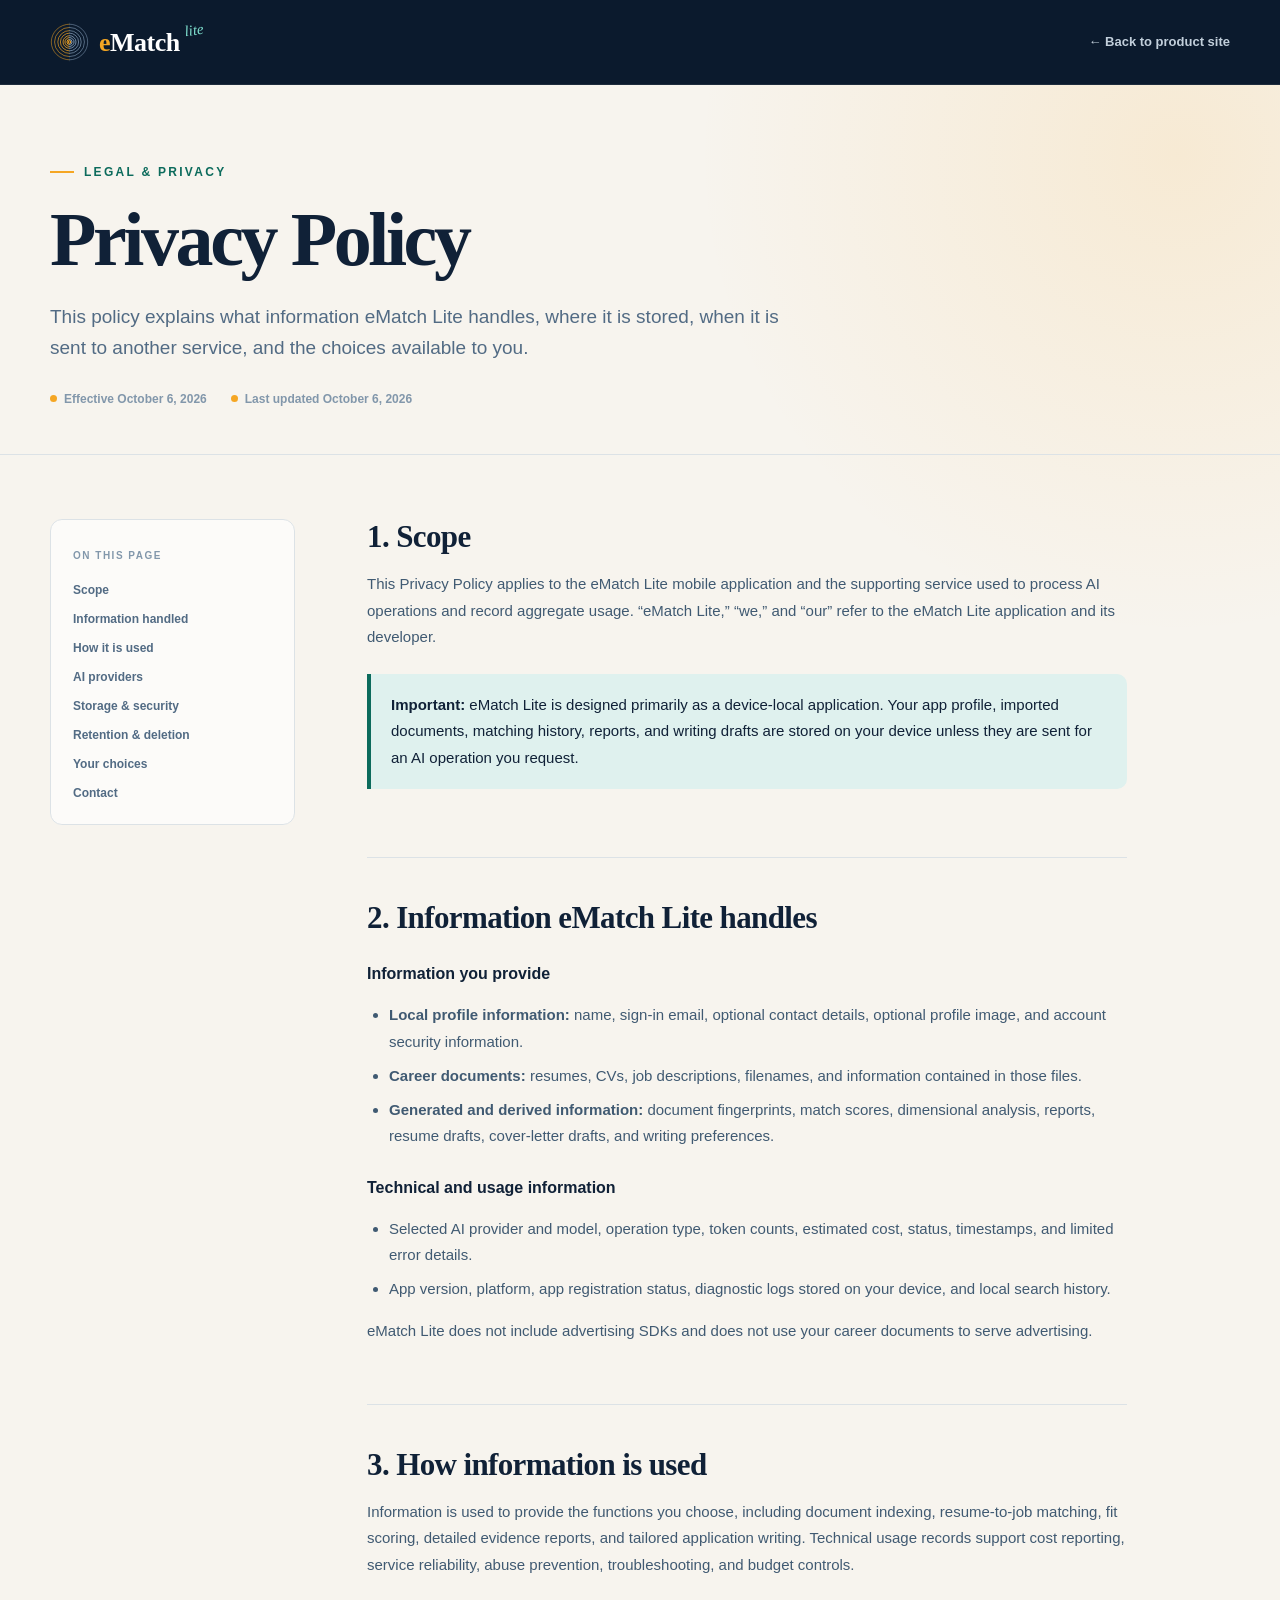
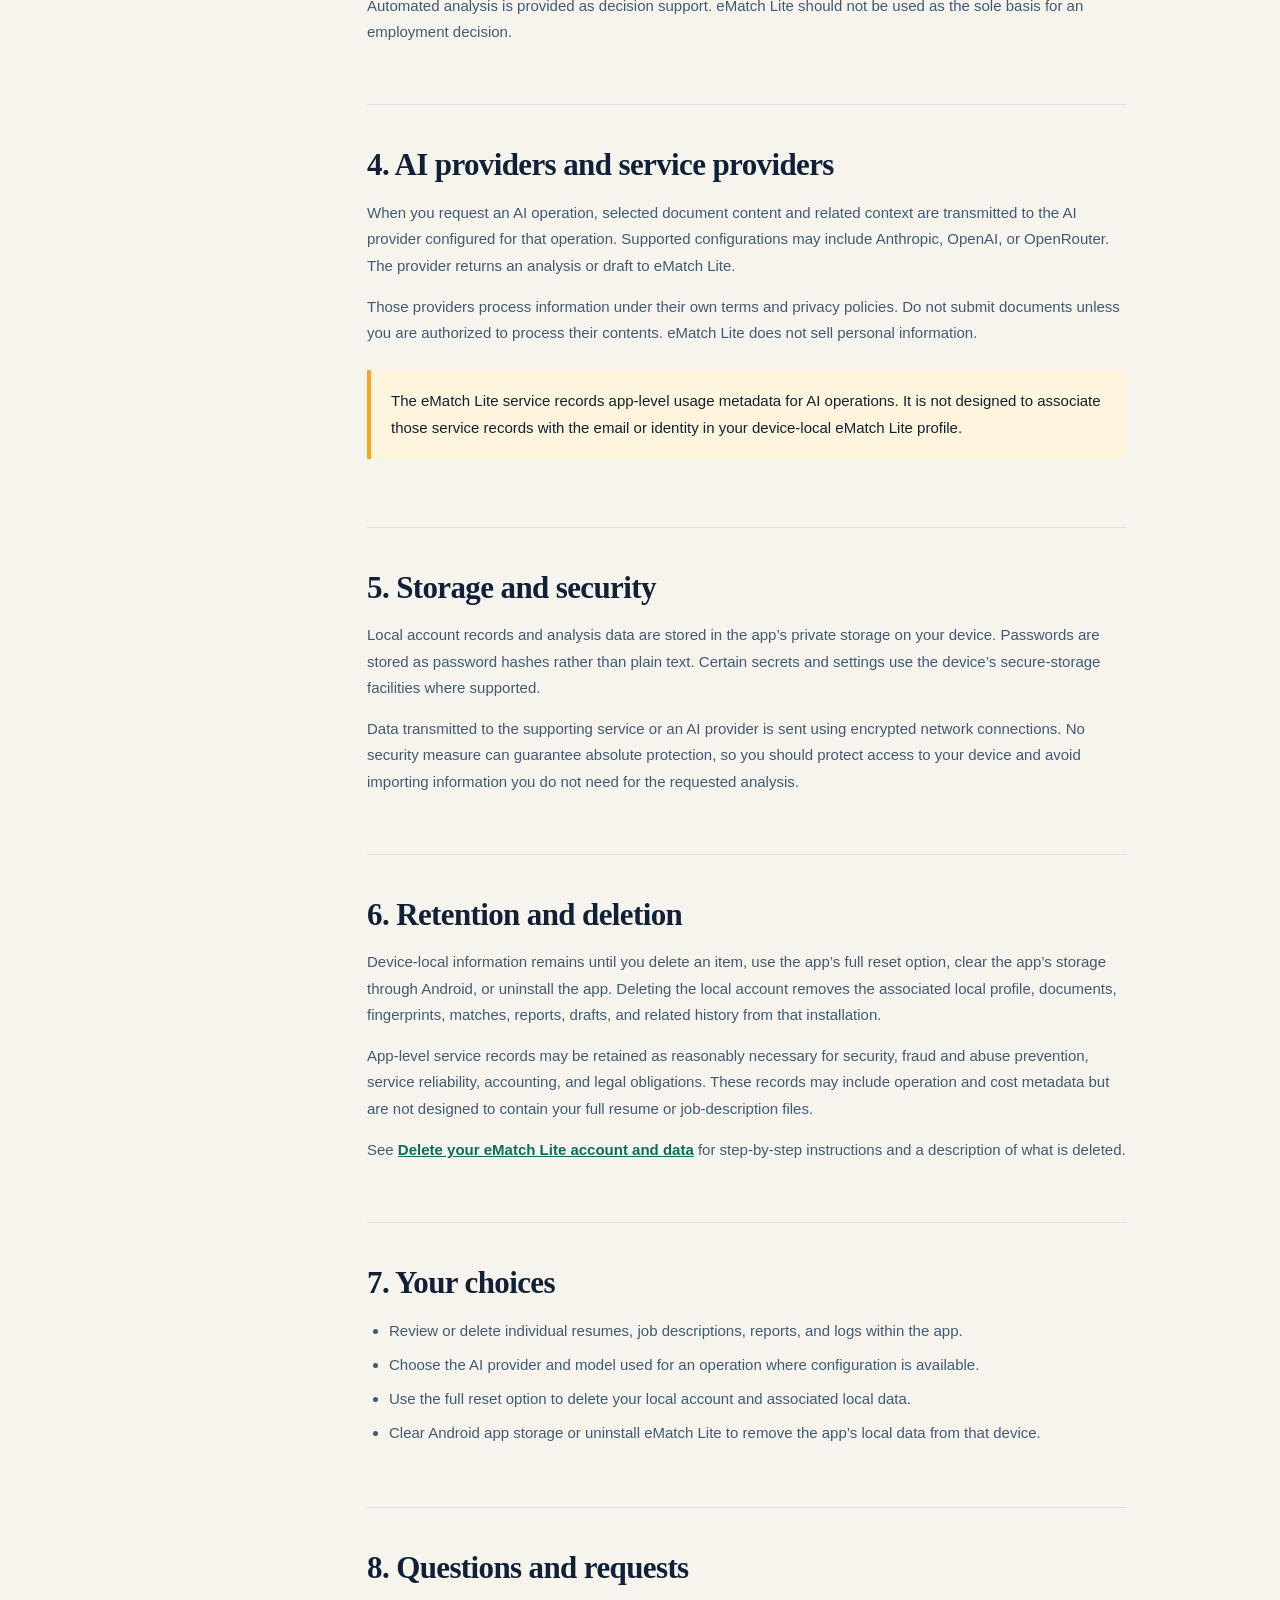
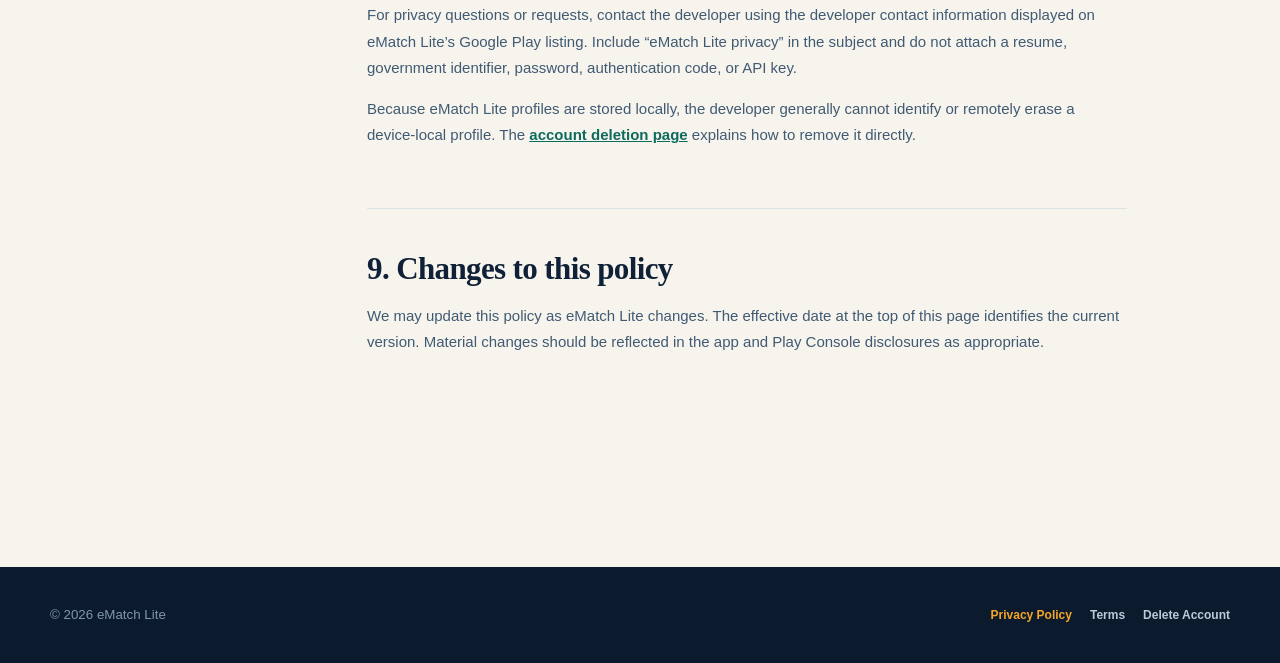
<file: app/ematch-lite/privacy.html>
<!doctype html>
<html lang="en">
<head>
  <meta charset="utf-8" />
  <meta name="viewport" content="width=device-width, initial-scale=1" />
  <meta name="theme-color" content="#0b1a2d" />
  <meta name="description" content="Privacy Policy for the eMatch Lite mobile application." />
  <title>Privacy Policy — eMatch Lite</title>
  <link rel="icon" href="assets/ematch-mark.svg" type="image/svg+xml" />
  <link rel="stylesheet" href="styles.css" />
  <link rel="stylesheet" href="legal.css" />
</head>
<body class="legal-page">
  <a class="skip-link" href="#content">Skip to content</a>
  <header class="legal-header">
    <div class="nav shell">
      <a class="brand" href="index.html" aria-label="eMatch Lite home"><img src="assets/ematch-mark.svg" alt="" /><span><b><i>e</i>Match</b><em>lite</em></span></a>
      <a class="legal-back" href="index.html">← <span>Back to product site</span></a>
    </div>
  </header>

  <main id="content">
    <section class="legal-hero">
      <div class="shell">
        <p class="eyebrow"><span></span> Legal &amp; privacy</p>
        <h1>Privacy Policy</h1>
        <p class="lede">This policy explains what information eMatch Lite handles, where it is stored, when it is sent to another service, and the choices available to you.</p>
        <div class="legal-meta"><span><i></i> Effective October 6, 2026</span><span><i></i> Last updated October 6, 2026</span></div>
      </div>
    </section>

    <div class="legal-layout shell">
      <aside class="legal-toc">
        <span>ON THIS PAGE</span>
        <nav aria-label="Privacy policy sections">
          <a href="#scope">Scope</a><a href="#data">Information handled</a><a href="#use">How it is used</a><a href="#sharing">AI providers</a><a href="#storage">Storage &amp; security</a><a href="#retention">Retention &amp; deletion</a><a href="#choices">Your choices</a><a href="#contact">Contact</a>
        </nav>
      </aside>

      <article class="legal-content">
        <section id="scope">
          <h2>1. Scope</h2>
          <p>This Privacy Policy applies to the eMatch Lite mobile application and the supporting service used to process AI operations and record aggregate usage. “eMatch Lite,” “we,” and “our” refer to the eMatch Lite application and its developer.</p>
          <div class="legal-note teal"><p><strong>Important:</strong> eMatch Lite is designed primarily as a device-local application. Your app profile, imported documents, matching history, reports, and writing drafts are stored on your device unless they are sent for an AI operation you request.</p></div>
        </section>

        <section id="data">
          <h2>2. Information eMatch Lite handles</h2>
          <h3>Information you provide</h3>
          <ul>
            <li><strong>Local profile information:</strong> name, sign-in email, optional contact details, optional profile image, and account security information.</li>
            <li><strong>Career documents:</strong> resumes, CVs, job descriptions, filenames, and information contained in those files.</li>
            <li><strong>Generated and derived information:</strong> document fingerprints, match scores, dimensional analysis, reports, resume drafts, cover-letter drafts, and writing preferences.</li>
          </ul>
          <h3>Technical and usage information</h3>
          <ul>
            <li>Selected AI provider and model, operation type, token counts, estimated cost, status, timestamps, and limited error details.</li>
            <li>App version, platform, app registration status, diagnostic logs stored on your device, and local search history.</li>
          </ul>
          <p>eMatch Lite does not include advertising SDKs and does not use your career documents to serve advertising.</p>
        </section>

        <section id="use">
          <h2>3. How information is used</h2>
          <p>Information is used to provide the functions you choose, including document indexing, resume-to-job matching, fit scoring, detailed evidence reports, and tailored application writing. Technical usage records support cost reporting, service reliability, abuse prevention, troubleshooting, and budget controls.</p>
          <p>Automated analysis is provided as decision support. eMatch Lite should not be used as the sole basis for an employment decision.</p>
        </section>

        <section id="sharing">
          <h2>4. AI providers and service providers</h2>
          <p>When you request an AI operation, selected document content and related context are transmitted to the AI provider configured for that operation. Supported configurations may include Anthropic, OpenAI, or OpenRouter. The provider returns an analysis or draft to eMatch Lite.</p>
          <p>Those providers process information under their own terms and privacy policies. Do not submit documents unless you are authorized to process their contents. eMatch Lite does not sell personal information.</p>
          <div class="legal-note"><p>The eMatch Lite service records app-level usage metadata for AI operations. It is not designed to associate those service records with the email or identity in your device-local eMatch Lite profile.</p></div>
        </section>

        <section id="storage">
          <h2>5. Storage and security</h2>
          <p>Local account records and analysis data are stored in the app’s private storage on your device. Passwords are stored as password hashes rather than plain text. Certain secrets and settings use the device’s secure-storage facilities where supported.</p>
          <p>Data transmitted to the supporting service or an AI provider is sent using encrypted network connections. No security measure can guarantee absolute protection, so you should protect access to your device and avoid importing information you do not need for the requested analysis.</p>
        </section>

        <section id="retention">
          <h2>6. Retention and deletion</h2>
          <p>Device-local information remains until you delete an item, use the app’s full reset option, clear the app’s storage through Android, or uninstall the app. Deleting the local account removes the associated local profile, documents, fingerprints, matches, reports, drafts, and related history from that installation.</p>
          <p>App-level service records may be retained as reasonably necessary for security, fraud and abuse prevention, service reliability, accounting, and legal obligations. These records may include operation and cost metadata but are not designed to contain your full resume or job-description files.</p>
          <p>See <a href="delete-account.html">Delete your eMatch Lite account and data</a> for step-by-step instructions and a description of what is deleted.</p>
        </section>

        <section id="choices">
          <h2>7. Your choices</h2>
          <ul>
            <li>Review or delete individual resumes, job descriptions, reports, and logs within the app.</li>
            <li>Choose the AI provider and model used for an operation where configuration is available.</li>
            <li>Use the full reset option to delete your local account and associated local data.</li>
            <li>Clear Android app storage or uninstall eMatch Lite to remove the app’s local data from that device.</li>
          </ul>
        </section>

        <section id="contact">
          <h2>8. Questions and requests</h2>
          <p>For privacy questions or requests, contact the developer using the developer contact information displayed on eMatch Lite’s Google Play listing. Include “eMatch Lite privacy” in the subject and do not attach a resume, government identifier, password, authentication code, or API key.</p>
          <p>Because eMatch Lite profiles are stored locally, the developer generally cannot identify or remotely erase a device-local profile. The <a href="delete-account.html">account deletion page</a> explains how to remove it directly.</p>
        </section>

        <section id="changes">
          <h2>9. Changes to this policy</h2>
          <p>We may update this policy as eMatch Lite changes. The effective date at the top of this page identifies the current version. Material changes should be reflected in the app and Play Console disclosures as appropriate.</p>
        </section>
      </article>
    </div>
  </main>

  <footer class="legal-footer">
    <div class="shell legal-footer-inner">
      <small>© <span id="year"></span> eMatch Lite</small>
      <nav aria-label="Legal pages"><a href="privacy.html" aria-current="page">Privacy Policy</a><a href="terms.html">Terms</a><a href="delete-account.html">Delete Account</a></nav>
    </div>
  </footer>
  <script src="script.js"></script>
</body>
</html>
</file>
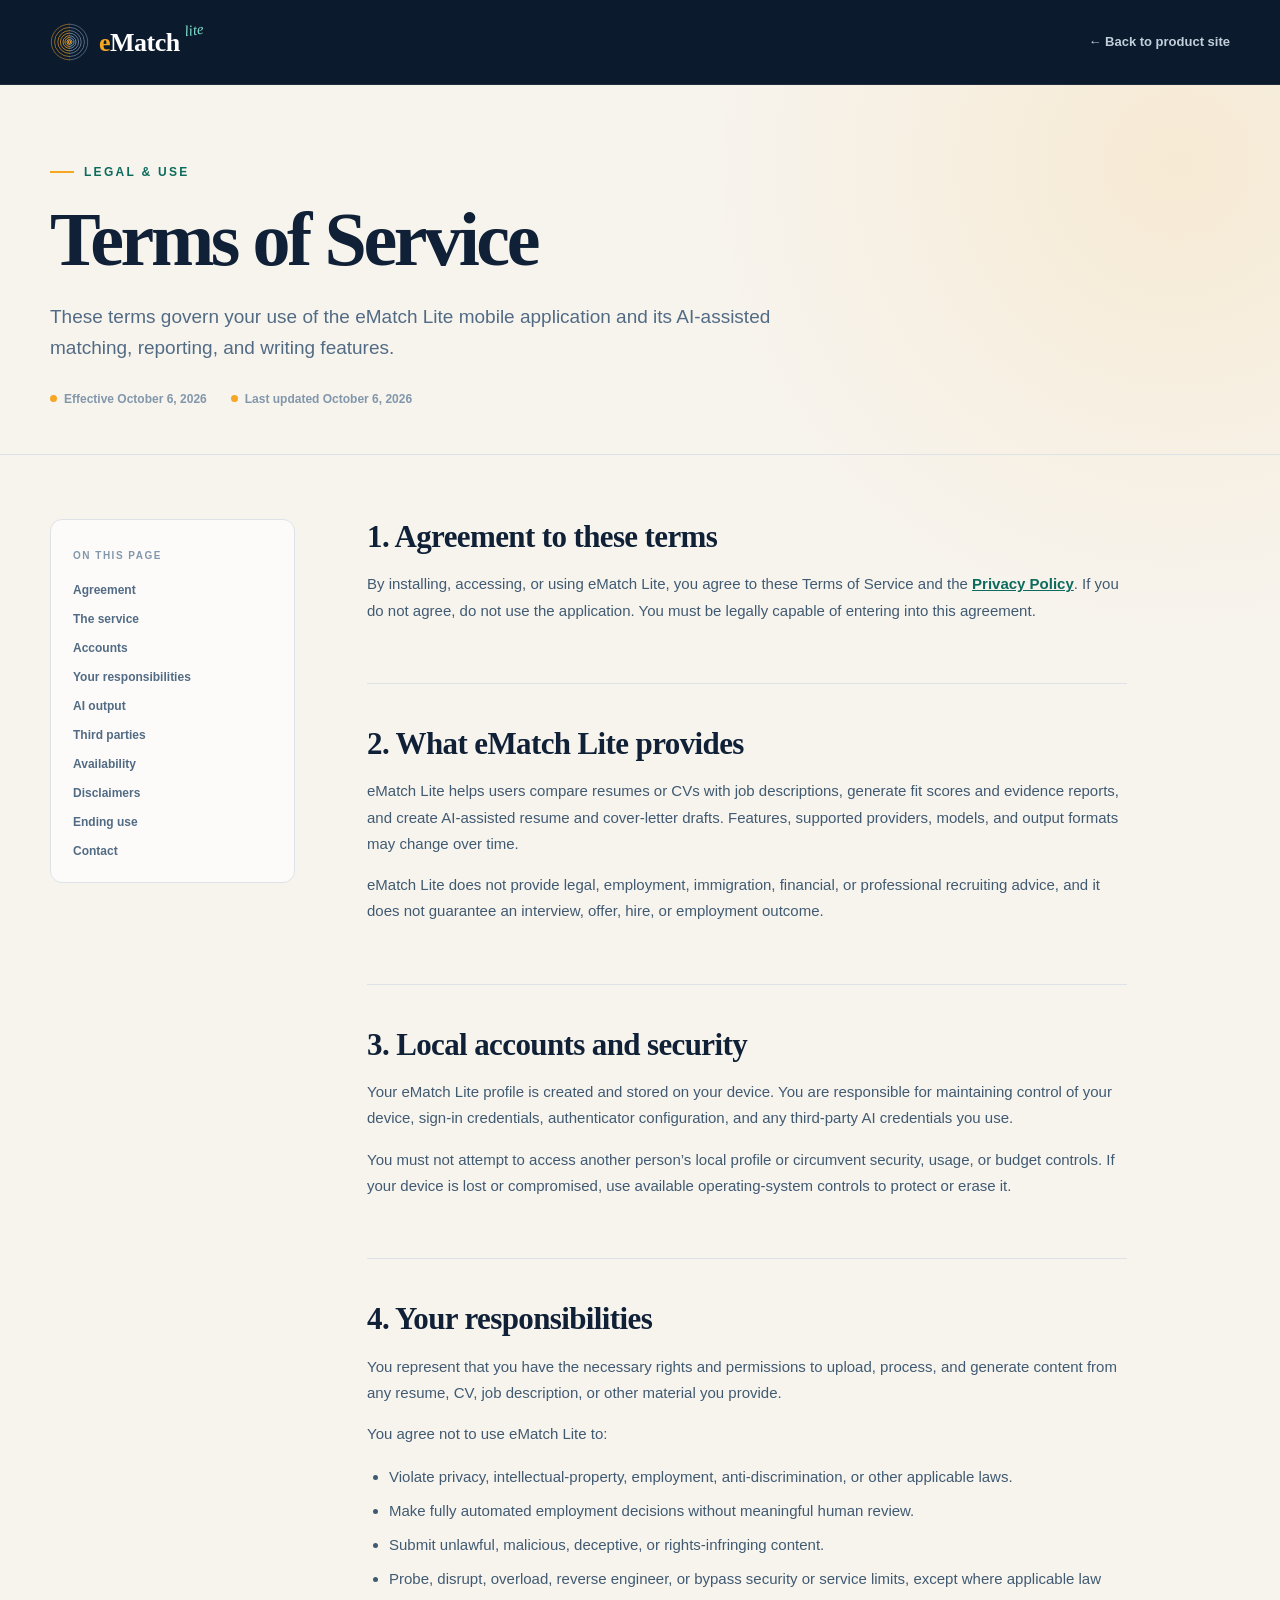
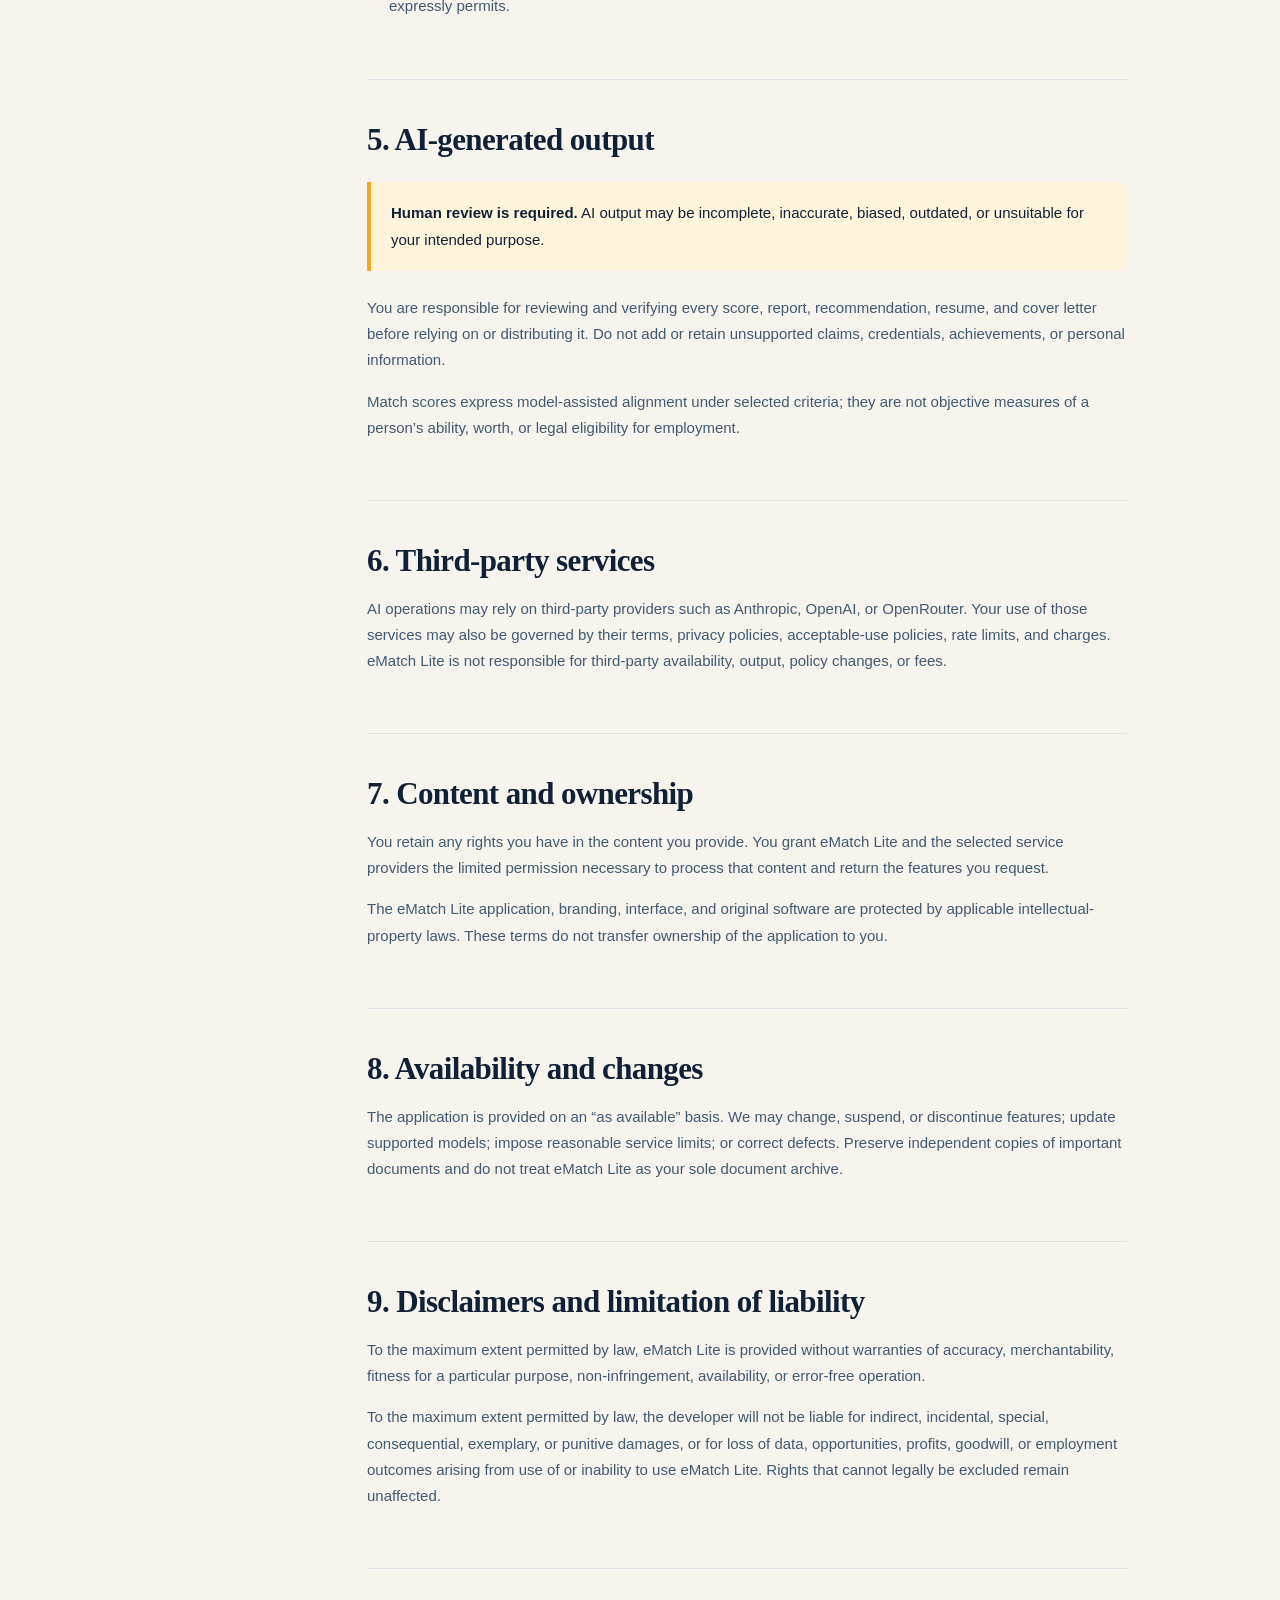
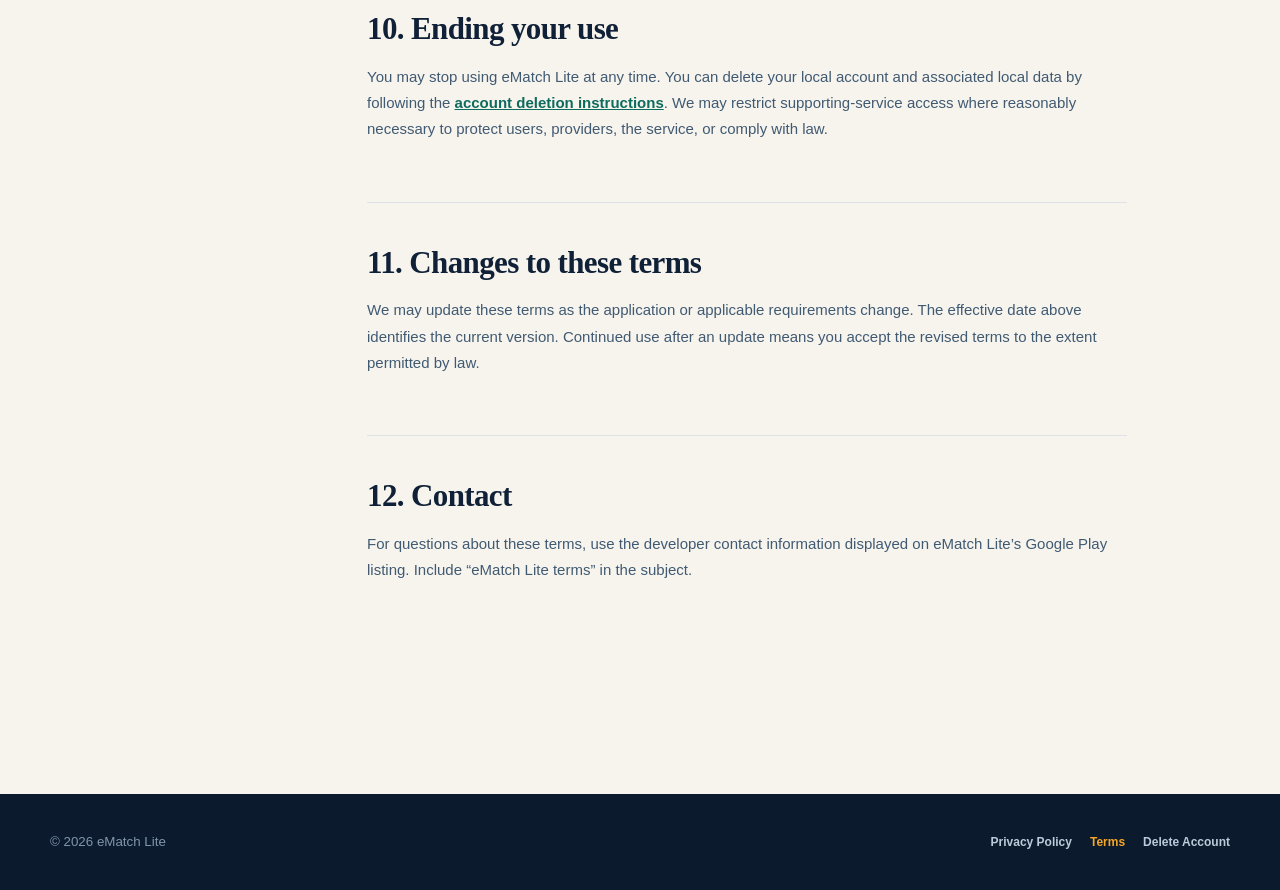
<file: app/ematch-lite/terms.html>
<!doctype html>
<html lang="en">
<head>
  <meta charset="utf-8" />
  <meta name="viewport" content="width=device-width, initial-scale=1" />
  <meta name="theme-color" content="#0b1a2d" />
  <meta name="description" content="Terms of Service for the eMatch Lite mobile application." />
  <title>Terms of Service — eMatch Lite</title>
  <link rel="icon" href="assets/ematch-mark.svg" type="image/svg+xml" />
  <link rel="stylesheet" href="styles.css" />
  <link rel="stylesheet" href="legal.css" />
</head>
<body class="legal-page">
  <a class="skip-link" href="#content">Skip to content</a>
  <header class="legal-header">
    <div class="nav shell">
      <a class="brand" href="index.html" aria-label="eMatch Lite home"><img src="assets/ematch-mark.svg" alt="" /><span><b><i>e</i>Match</b><em>lite</em></span></a>
      <a class="legal-back" href="index.html">← <span>Back to product site</span></a>
    </div>
  </header>

  <main id="content">
    <section class="legal-hero">
      <div class="shell">
        <p class="eyebrow"><span></span> Legal &amp; use</p>
        <h1>Terms of Service</h1>
        <p class="lede">These terms govern your use of the eMatch Lite mobile application and its AI-assisted matching, reporting, and writing features.</p>
        <div class="legal-meta"><span><i></i> Effective October 6, 2026</span><span><i></i> Last updated October 6, 2026</span></div>
      </div>
    </section>

    <div class="legal-layout shell">
      <aside class="legal-toc">
        <span>ON THIS PAGE</span>
        <nav aria-label="Terms sections"><a href="#agreement">Agreement</a><a href="#service">The service</a><a href="#accounts">Accounts</a><a href="#responsibilities">Your responsibilities</a><a href="#ai">AI output</a><a href="#providers">Third parties</a><a href="#availability">Availability</a><a href="#liability">Disclaimers</a><a href="#ending">Ending use</a><a href="#contact">Contact</a></nav>
      </aside>

      <article class="legal-content">
        <section id="agreement">
          <h2>1. Agreement to these terms</h2>
          <p>By installing, accessing, or using eMatch Lite, you agree to these Terms of Service and the <a href="privacy.html">Privacy Policy</a>. If you do not agree, do not use the application. You must be legally capable of entering into this agreement.</p>
        </section>

        <section id="service">
          <h2>2. What eMatch Lite provides</h2>
          <p>eMatch Lite helps users compare resumes or CVs with job descriptions, generate fit scores and evidence reports, and create AI-assisted resume and cover-letter drafts. Features, supported providers, models, and output formats may change over time.</p>
          <p>eMatch Lite does not provide legal, employment, immigration, financial, or professional recruiting advice, and it does not guarantee an interview, offer, hire, or employment outcome.</p>
        </section>

        <section id="accounts">
          <h2>3. Local accounts and security</h2>
          <p>Your eMatch Lite profile is created and stored on your device. You are responsible for maintaining control of your device, sign-in credentials, authenticator configuration, and any third-party AI credentials you use.</p>
          <p>You must not attempt to access another person’s local profile or circumvent security, usage, or budget controls. If your device is lost or compromised, use available operating-system controls to protect or erase it.</p>
        </section>

        <section id="responsibilities">
          <h2>4. Your responsibilities</h2>
          <p>You represent that you have the necessary rights and permissions to upload, process, and generate content from any resume, CV, job description, or other material you provide.</p>
          <p>You agree not to use eMatch Lite to:</p>
          <ul>
            <li>Violate privacy, intellectual-property, employment, anti-discrimination, or other applicable laws.</li>
            <li>Make fully automated employment decisions without meaningful human review.</li>
            <li>Submit unlawful, malicious, deceptive, or rights-infringing content.</li>
            <li>Probe, disrupt, overload, reverse engineer, or bypass security or service limits, except where applicable law expressly permits.</li>
          </ul>
        </section>

        <section id="ai">
          <h2>5. AI-generated output</h2>
          <div class="legal-note"><p><strong>Human review is required.</strong> AI output may be incomplete, inaccurate, biased, outdated, or unsuitable for your intended purpose.</p></div>
          <p>You are responsible for reviewing and verifying every score, report, recommendation, resume, and cover letter before relying on or distributing it. Do not add or retain unsupported claims, credentials, achievements, or personal information.</p>
          <p>Match scores express model-assisted alignment under selected criteria; they are not objective measures of a person’s ability, worth, or legal eligibility for employment.</p>
        </section>

        <section id="providers">
          <h2>6. Third-party services</h2>
          <p>AI operations may rely on third-party providers such as Anthropic, OpenAI, or OpenRouter. Your use of those services may also be governed by their terms, privacy policies, acceptable-use policies, rate limits, and charges. eMatch Lite is not responsible for third-party availability, output, policy changes, or fees.</p>
        </section>

        <section id="ownership">
          <h2>7. Content and ownership</h2>
          <p>You retain any rights you have in the content you provide. You grant eMatch Lite and the selected service providers the limited permission necessary to process that content and return the features you request.</p>
          <p>The eMatch Lite application, branding, interface, and original software are protected by applicable intellectual-property laws. These terms do not transfer ownership of the application to you.</p>
        </section>

        <section id="availability">
          <h2>8. Availability and changes</h2>
          <p>The application is provided on an “as available” basis. We may change, suspend, or discontinue features; update supported models; impose reasonable service limits; or correct defects. Preserve independent copies of important documents and do not treat eMatch Lite as your sole document archive.</p>
        </section>

        <section id="liability">
          <h2>9. Disclaimers and limitation of liability</h2>
          <p>To the maximum extent permitted by law, eMatch Lite is provided without warranties of accuracy, merchantability, fitness for a particular purpose, non-infringement, availability, or error-free operation.</p>
          <p>To the maximum extent permitted by law, the developer will not be liable for indirect, incidental, special, consequential, exemplary, or punitive damages, or for loss of data, opportunities, profits, goodwill, or employment outcomes arising from use of or inability to use eMatch Lite. Rights that cannot legally be excluded remain unaffected.</p>
        </section>

        <section id="ending">
          <h2>10. Ending your use</h2>
          <p>You may stop using eMatch Lite at any time. You can delete your local account and associated local data by following the <a href="delete-account.html">account deletion instructions</a>. We may restrict supporting-service access where reasonably necessary to protect users, providers, the service, or comply with law.</p>
        </section>

        <section id="changes">
          <h2>11. Changes to these terms</h2>
          <p>We may update these terms as the application or applicable requirements change. The effective date above identifies the current version. Continued use after an update means you accept the revised terms to the extent permitted by law.</p>
        </section>

        <section id="contact">
          <h2>12. Contact</h2>
          <p>For questions about these terms, use the developer contact information displayed on eMatch Lite’s Google Play listing. Include “eMatch Lite terms” in the subject.</p>
        </section>
      </article>
    </div>
  </main>

  <footer class="legal-footer"><div class="shell legal-footer-inner"><small>© <span id="year"></span> eMatch Lite</small><nav aria-label="Legal pages"><a href="privacy.html">Privacy Policy</a><a href="terms.html" aria-current="page">Terms</a><a href="delete-account.html">Delete Account</a></nav></div></footer>
  <script src="script.js"></script>
</body>
</html>
</file>
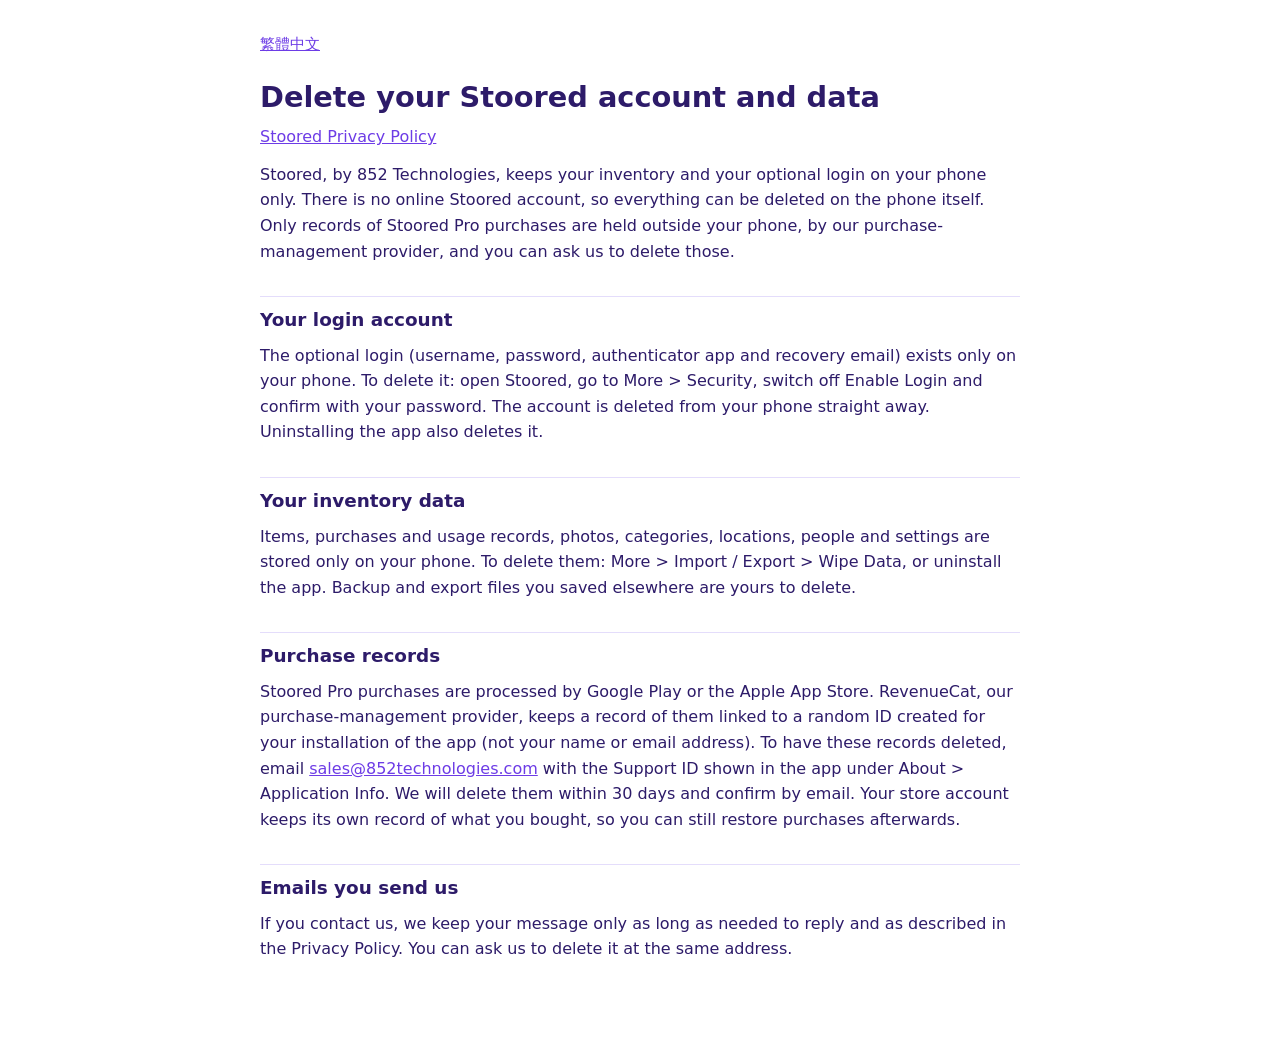
<file: app/stoored/delete-account.html>
<!doctype html>
<html lang="en">
<head>
<meta charset="utf-8">
<meta name="viewport" content="width=device-width, initial-scale=1">
<title>Delete your Stoored account and data</title>
<style>
  :root { --bg: #ffffff; --text: #2d1b69; --muted: #5f5a73; --accent: #6d3ce6; --line: #e4ddfb; --warn-bg: #fff7e0; --warn: #8a5a00; }
  @media (prefers-color-scheme: dark) { :root { --bg: #141024; --text: #ece8ff; --muted: #b3acd1; --accent: #b39bff; --line: #2e2748; --warn-bg: #3a2e10; --warn: #ffd98a; } }
  body { margin: 0; background: var(--bg); color: var(--text); font: 16px/1.6 system-ui, -apple-system, "Segoe UI", Roboto, "Noto Sans TC", sans-serif; }
  main { max-width: 760px; margin: 0 auto; padding: 32px 16px 64px; }
  h1 { font-size: 1.8rem; line-height: 1.25; margin: 0 0 8px; }
  h2 { font-size: 1.15rem; margin: 32px 0 8px; padding-top: 8px; border-top: 1px solid var(--line); }
  p { margin: 0 0 12px; color: var(--text); }
  .meta, .lang { color: var(--muted); font-size: .95rem; }
  .lang { margin-bottom: 24px; }
  a { color: var(--accent); }
  .draft { background: var(--warn-bg); color: var(--warn); padding: 10px 14px; border-radius: 10px; }
</style>
</head>
<body>
<main>
<p class="lang"><a href="delete-account.zh-HK.html" hreflang="zh-Hant-HK">繁體中文</a></p>
<h1>Delete your Stoored account and data</h1>


<p><a href="privacy.html">Stoored Privacy Policy</a></p>
<p>Stoored, by 852 Technologies, keeps your inventory and your optional login on your phone only. There is no online Stoored account, so everything can be deleted on the phone itself. Only records of Stoored Pro purchases are held outside your phone, by our purchase-management provider, and you can ask us to delete those.</p>
<h2 id="part2">Your login account</h2>
<p>The optional login (username, password, authenticator app and recovery email) exists only on your phone. To delete it: open Stoored, go to More &gt; Security, switch off Enable Login and confirm with your password. The account is deleted from your phone straight away. Uninstalling the app also deletes it.</p>
<h2 id="part3">Your inventory data</h2>
<p>Items, purchases and usage records, photos, categories, locations, people and settings are stored only on your phone. To delete them: More &gt; Import / Export &gt; Wipe Data, or uninstall the app. Backup and export files you saved elsewhere are yours to delete.</p>
<h2 id="part4">Purchase records</h2>
<p>Stoored Pro purchases are processed by Google Play or the Apple App Store. RevenueCat, our purchase-management provider, keeps a record of them linked to a random ID created for your installation of the app (not your name or email address). To have these records deleted, email <a href="mailto:sales@852technologies.com">sales@852technologies.com</a> with the Support ID shown in the app under About &gt; Application Info. We will delete them within 30 days and confirm by email. Your store account keeps its own record of what you bought, so you can still restore purchases afterwards.</p>
<h2 id="part5">Emails you send us</h2>
<p>If you contact us, we keep your message only as long as needed to reply and as described in the Privacy Policy. You can ask us to delete it at the same address.</p>
</main>
</body>
</html>
</file>
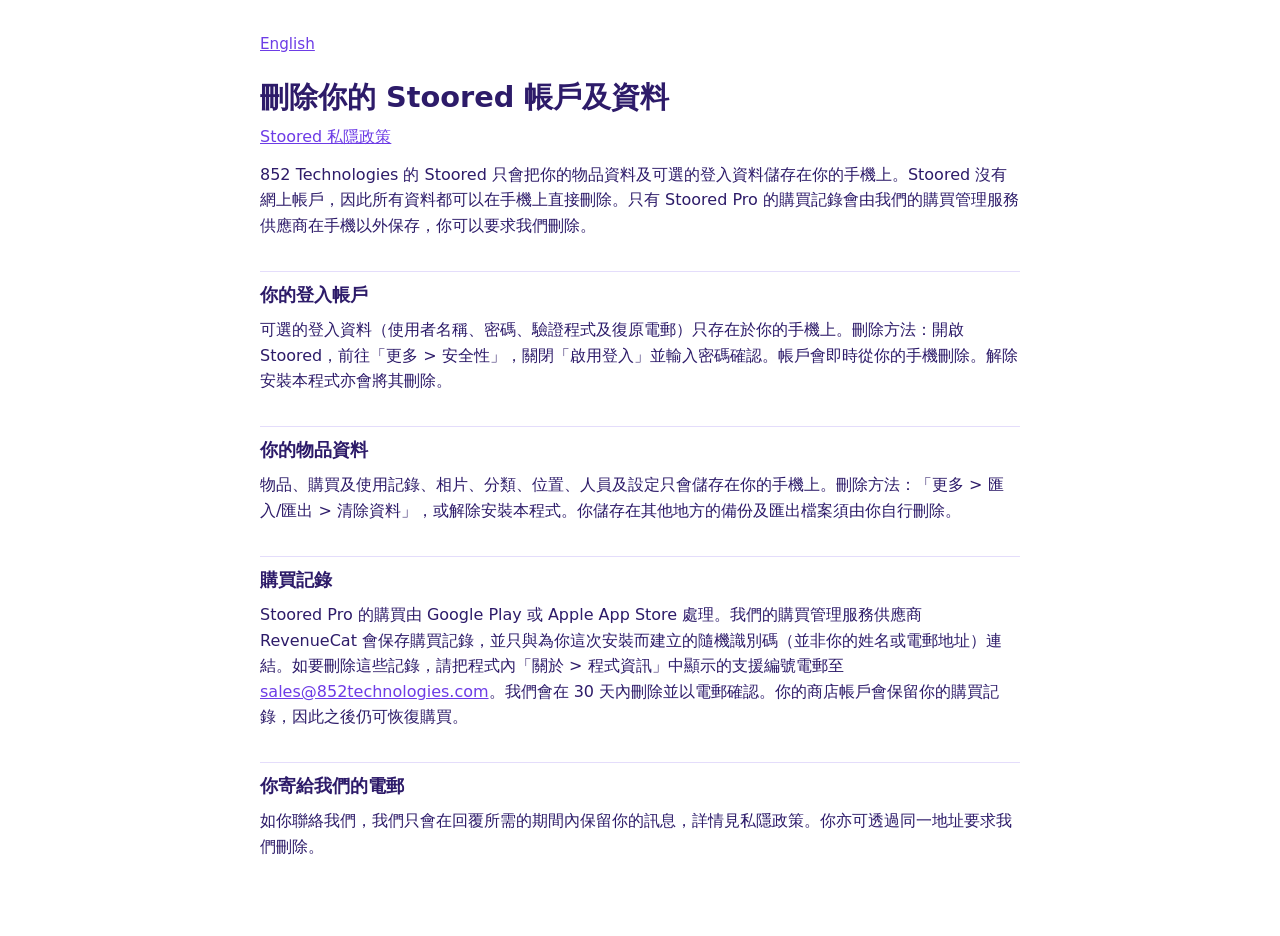
<file: app/stoored/delete-account.zh-HK.html>
<!doctype html>
<html lang="zh-Hant-HK">
<head>
<meta charset="utf-8">
<meta name="viewport" content="width=device-width, initial-scale=1">
<title>刪除你的 Stoored 帳戶及資料</title>
<style>
  :root { --bg: #ffffff; --text: #2d1b69; --muted: #5f5a73; --accent: #6d3ce6; --line: #e4ddfb; --warn-bg: #fff7e0; --warn: #8a5a00; }
  @media (prefers-color-scheme: dark) { :root { --bg: #141024; --text: #ece8ff; --muted: #b3acd1; --accent: #b39bff; --line: #2e2748; --warn-bg: #3a2e10; --warn: #ffd98a; } }
  body { margin: 0; background: var(--bg); color: var(--text); font: 16px/1.6 system-ui, -apple-system, "Segoe UI", Roboto, "Noto Sans TC", sans-serif; }
  main { max-width: 760px; margin: 0 auto; padding: 32px 16px 64px; }
  h1 { font-size: 1.8rem; line-height: 1.25; margin: 0 0 8px; }
  h2 { font-size: 1.15rem; margin: 32px 0 8px; padding-top: 8px; border-top: 1px solid var(--line); }
  p { margin: 0 0 12px; color: var(--text); }
  .meta, .lang { color: var(--muted); font-size: .95rem; }
  .lang { margin-bottom: 24px; }
  a { color: var(--accent); }
  .draft { background: var(--warn-bg); color: var(--warn); padding: 10px 14px; border-radius: 10px; }
</style>
</head>
<body>
<main>
<p class="lang"><a href="delete-account.html" hreflang="en">English</a></p>
<h1>刪除你的 Stoored 帳戶及資料</h1>


<p><a href="privacy.zh-HK.html">Stoored 私隱政策</a></p>
<p>852 Technologies 的 Stoored 只會把你的物品資料及可選的登入資料儲存在你的手機上。Stoored 沒有網上帳戶，因此所有資料都可以在手機上直接刪除。只有 Stoored Pro 的購買記錄會由我們的購買管理服務供應商在手機以外保存，你可以要求我們刪除。</p>
<h2 id="part2">你的登入帳戶</h2>
<p>可選的登入資料（使用者名稱、密碼、驗證程式及復原電郵）只存在於你的手機上。刪除方法：開啟 Stoored，前往「更多 &gt; 安全性」，關閉「啟用登入」並輸入密碼確認。帳戶會即時從你的手機刪除。解除安裝本程式亦會將其刪除。</p>
<h2 id="part3">你的物品資料</h2>
<p>物品、購買及使用記錄、相片、分類、位置、人員及設定只會儲存在你的手機上。刪除方法：「更多 &gt; 匯入/匯出 &gt; 清除資料」，或解除安裝本程式。你儲存在其他地方的備份及匯出檔案須由你自行刪除。</p>
<h2 id="part4">購買記錄</h2>
<p>Stoored Pro 的購買由 Google Play 或 Apple App Store 處理。我們的購買管理服務供應商 RevenueCat 會保存購買記錄，並只與為你這次安裝而建立的隨機識別碼（並非你的姓名或電郵地址）連結。如要刪除這些記錄，請把程式內「關於 &gt; 程式資訊」中顯示的支援編號電郵至 <a href="mailto:sales@852technologies.com">sales@852technologies.com</a>。我們會在 30 天內刪除並以電郵確認。你的商店帳戶會保留你的購買記錄，因此之後仍可恢復購買。</p>
<h2 id="part5">你寄給我們的電郵</h2>
<p>如你聯絡我們，我們只會在回覆所需的期間內保留你的訊息，詳情見私隱政策。你亦可透過同一地址要求我們刪除。</p>
</main>
</body>
</html>
</file>
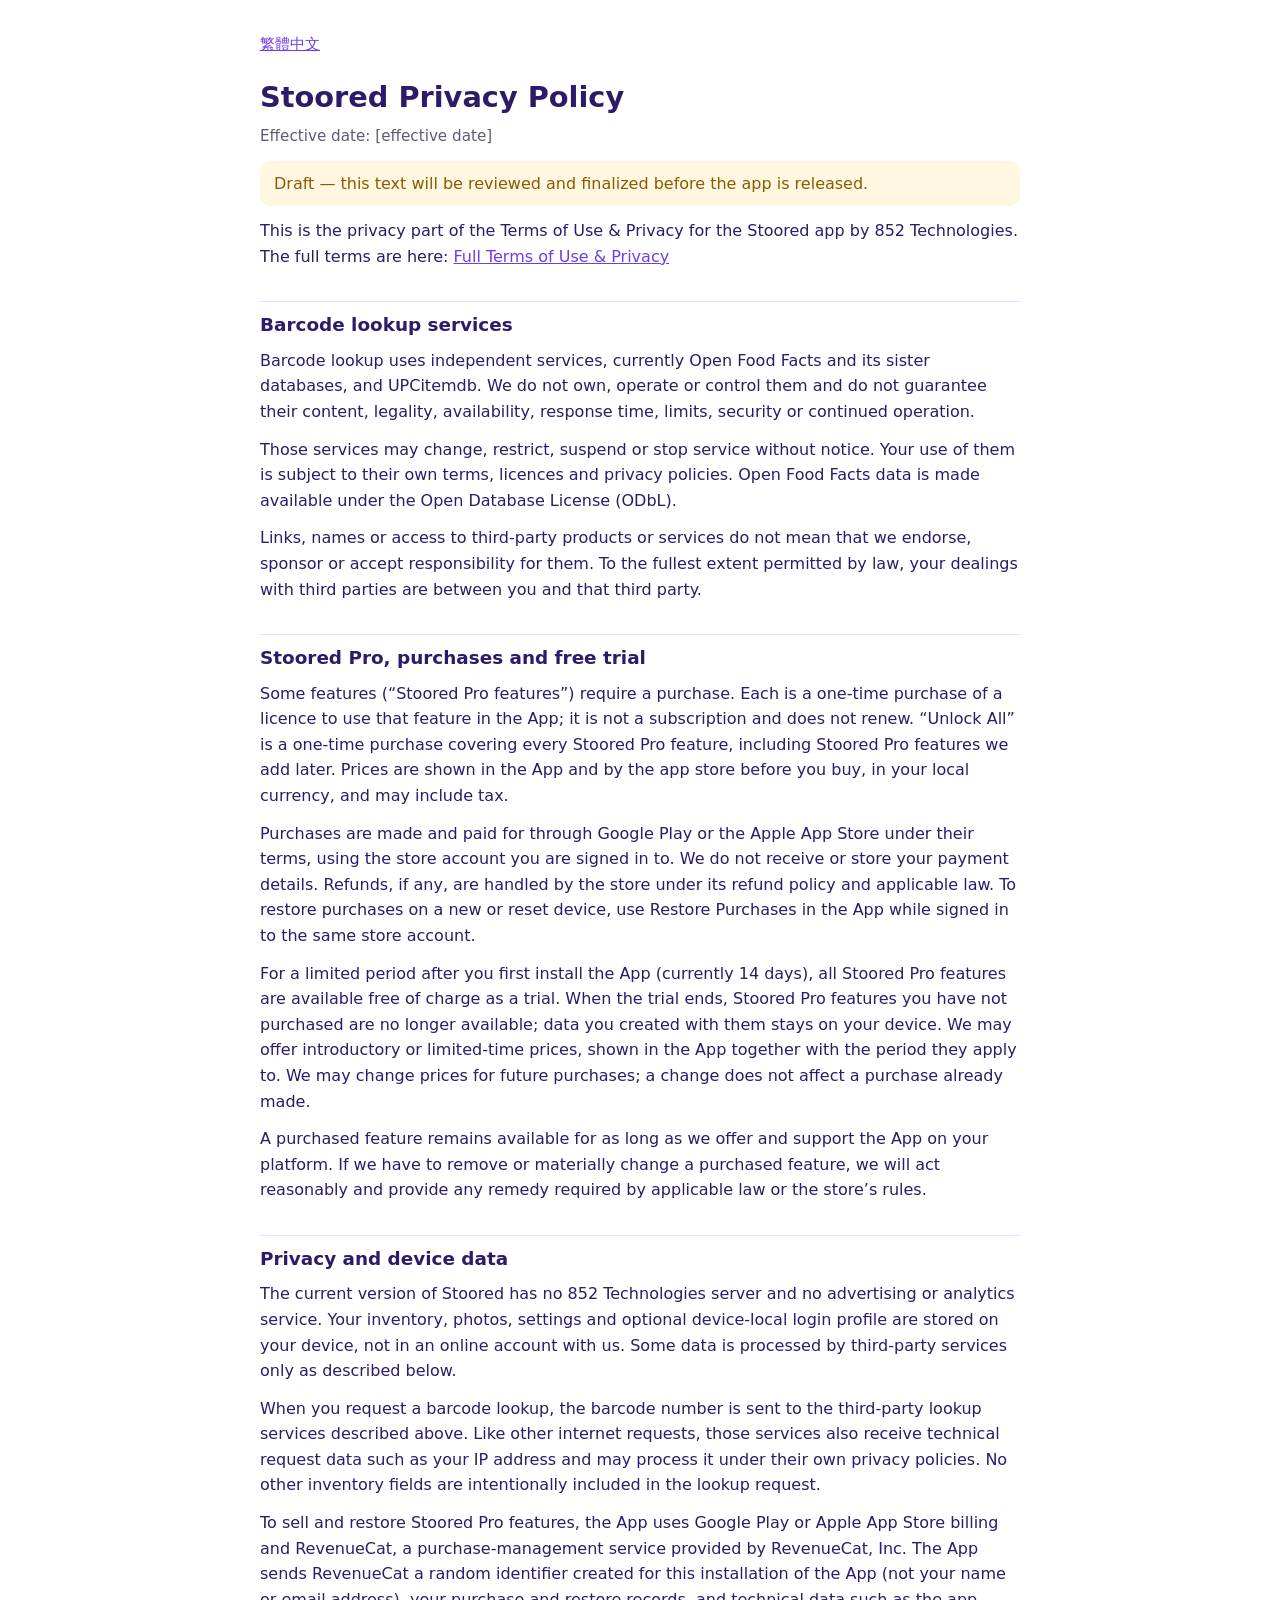
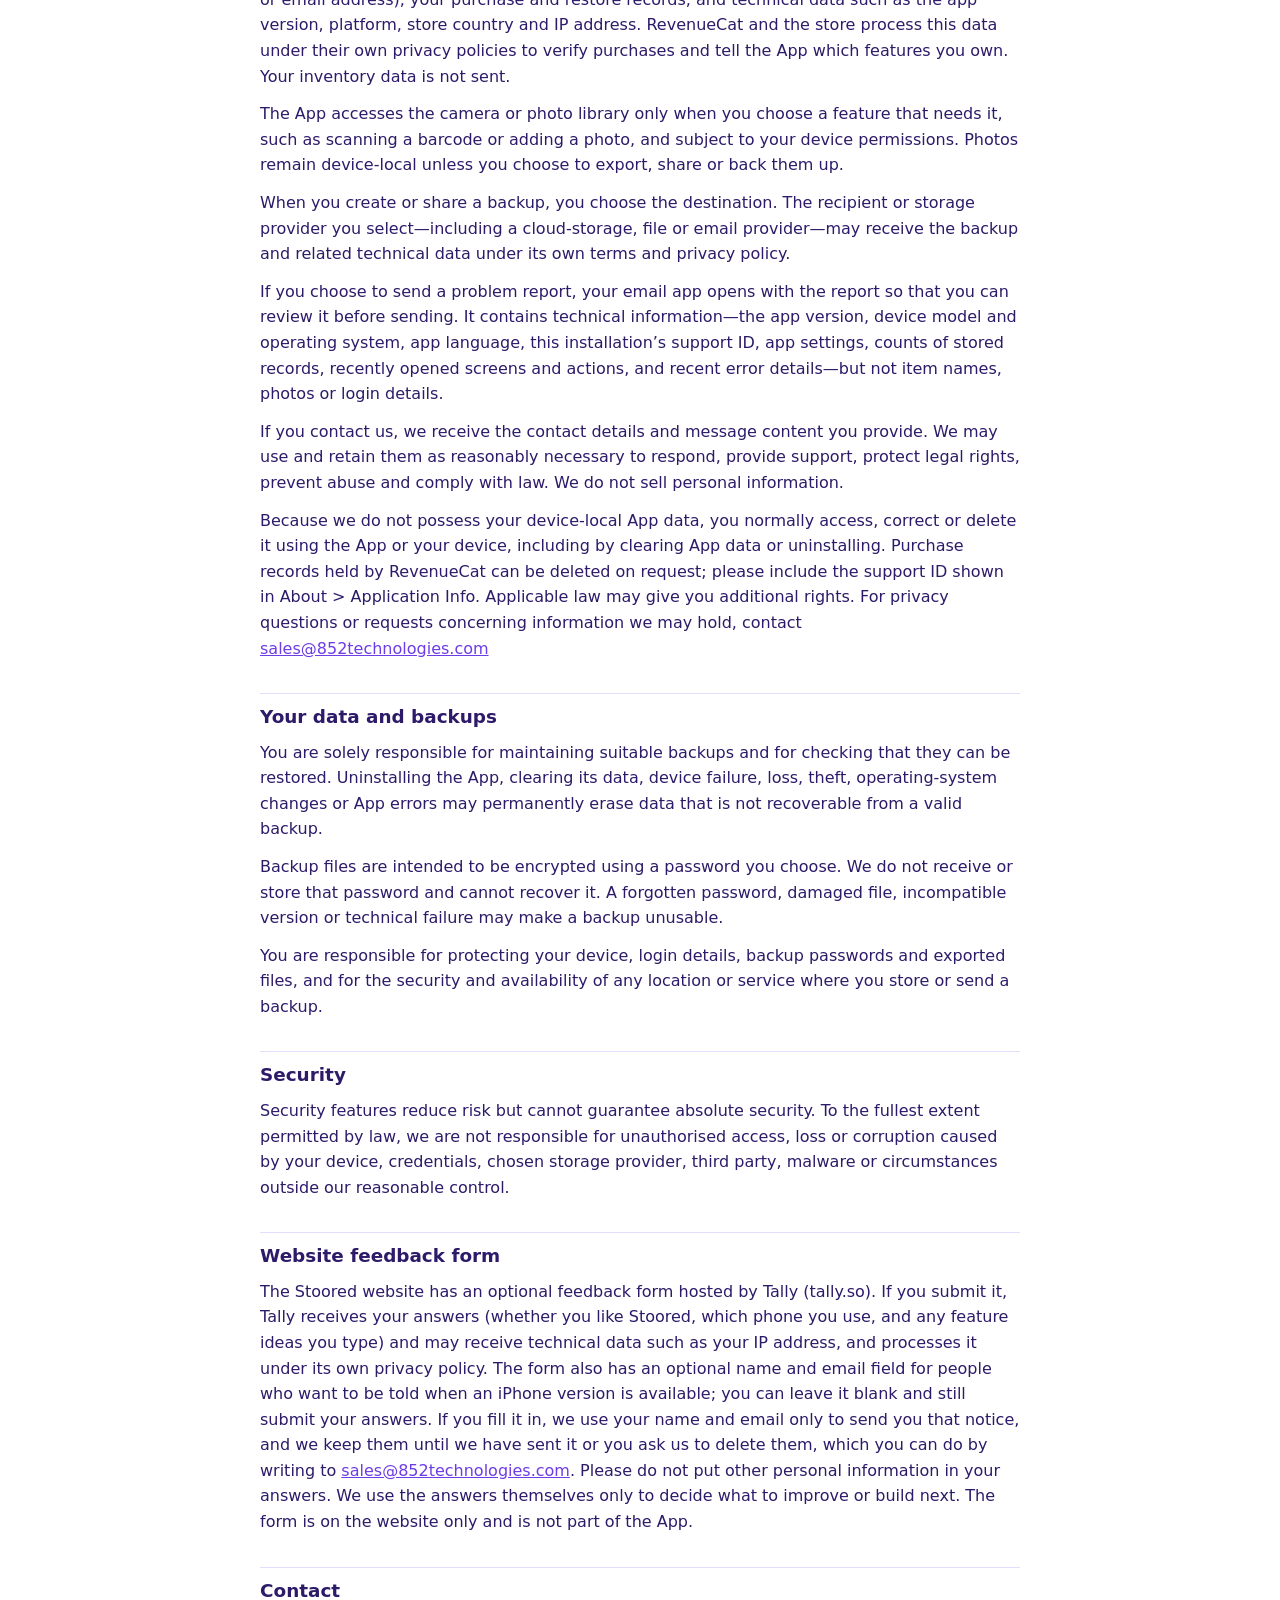
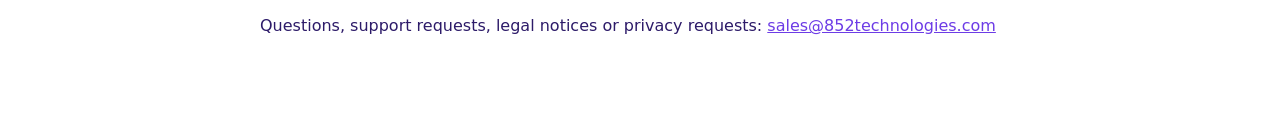
<file: app/stoored/privacy.html>
<!doctype html>
<html lang="en">
<head>
<meta charset="utf-8">
<meta name="viewport" content="width=device-width, initial-scale=1">
<title>Stoored Privacy Policy</title>
<style>
  :root { --bg: #ffffff; --text: #2d1b69; --muted: #5f5a73; --accent: #6d3ce6; --line: #e4ddfb; --warn-bg: #fff7e0; --warn: #8a5a00; }
  @media (prefers-color-scheme: dark) { :root { --bg: #141024; --text: #ece8ff; --muted: #b3acd1; --accent: #b39bff; --line: #2e2748; --warn-bg: #3a2e10; --warn: #ffd98a; } }
  body { margin: 0; background: var(--bg); color: var(--text); font: 16px/1.6 system-ui, -apple-system, "Segoe UI", Roboto, "Noto Sans TC", sans-serif; }
  main { max-width: 760px; margin: 0 auto; padding: 32px 16px 64px; }
  h1 { font-size: 1.8rem; line-height: 1.25; margin: 0 0 8px; }
  h2 { font-size: 1.15rem; margin: 32px 0 8px; padding-top: 8px; border-top: 1px solid var(--line); }
  p { margin: 0 0 12px; color: var(--text); }
  .meta, .lang { color: var(--muted); font-size: .95rem; }
  .lang { margin-bottom: 24px; }
  a { color: var(--accent); }
  .draft { background: var(--warn-bg); color: var(--warn); padding: 10px 14px; border-radius: 10px; }
</style>
</head>
<body>
<main>
<p class="lang"><a href="privacy.zh-HK.html" hreflang="zh-Hant-HK">繁體中文</a></p>
<h1>Stoored Privacy Policy</h1>
<p class="meta">Effective date: [effective date]</p>
<p class="draft">Draft — this text will be reviewed and finalized before the app is released.</p>
<p>This is the privacy part of the Terms of Use &amp; Privacy for the Stoored app by 852 Technologies. The full terms are here: <a href="terms.html">Full Terms of Use &amp; Privacy</a></p>
<h2 id="barcodeServices">Barcode lookup services</h2>
<p>Barcode lookup uses independent services, currently Open Food Facts and its sister databases, and UPCitemdb. We do not own, operate or control them and do not guarantee their content, legality, availability, response time, limits, security or continued operation.</p>
<p>Those services may change, restrict, suspend or stop service without notice. Your use of them is subject to their own terms, licences and privacy policies. Open Food Facts data is made available under the Open Database License (ODbL).</p>
<p>Links, names or access to third-party products or services do not mean that we endorse, sponsor or accept responsibility for them. To the fullest extent permitted by law, your dealings with third parties are between you and that third party.</p>
<h2 id="purchases">Stoored Pro, purchases and free trial</h2>
<p>Some features (“Stoored Pro features”) require a purchase. Each is a one-time purchase of a licence to use that feature in the App; it is not a subscription and does not renew. “Unlock All” is a one-time purchase covering every Stoored Pro feature, including Stoored Pro features we add later. Prices are shown in the App and by the app store before you buy, in your local currency, and may include tax.</p>
<p>Purchases are made and paid for through Google Play or the Apple App Store under their terms, using the store account you are signed in to. We do not receive or store your payment details. Refunds, if any, are handled by the store under its refund policy and applicable law. To restore purchases on a new or reset device, use Restore Purchases in the App while signed in to the same store account.</p>
<p>For a limited period after you first install the App (currently 14 days), all Stoored Pro features are available free of charge as a trial. When the trial ends, Stoored Pro features you have not purchased are no longer available; data you created with them stays on your device. We may offer introductory or limited-time prices, shown in the App together with the period they apply to. We may change prices for future purchases; a change does not affect a purchase already made.</p>
<p>A purchased feature remains available for as long as we offer and support the App on your platform. If we have to remove or materially change a purchased feature, we will act reasonably and provide any remedy required by applicable law or the store’s rules.</p>
<h2 id="privacy">Privacy and device data</h2>
<p>The current version of Stoored has no 852 Technologies server and no advertising or analytics service. Your inventory, photos, settings and optional device-local login profile are stored on your device, not in an online account with us. Some data is processed by third-party services only as described below.</p>
<p>When you request a barcode lookup, the barcode number is sent to the third-party lookup services described above. Like other internet requests, those services also receive technical request data such as your IP address and may process it under their own privacy policies. No other inventory fields are intentionally included in the lookup request.</p>
<p>To sell and restore Stoored Pro features, the App uses Google Play or Apple App Store billing and RevenueCat, a purchase-management service provided by RevenueCat, Inc. The App sends RevenueCat a random identifier created for this installation of the App (not your name or email address), your purchase and restore records, and technical data such as the app version, platform, store country and IP address. RevenueCat and the store process this data under their own privacy policies to verify purchases and tell the App which features you own. Your inventory data is not sent.</p>
<p>The App accesses the camera or photo library only when you choose a feature that needs it, such as scanning a barcode or adding a photo, and subject to your device permissions. Photos remain device-local unless you choose to export, share or back them up.</p>
<p>When you create or share a backup, you choose the destination. The recipient or storage provider you select—including a cloud-storage, file or email provider—may receive the backup and related technical data under its own terms and privacy policy.</p>
<p>If you choose to send a problem report, your email app opens with the report so that you can review it before sending. It contains technical information—the app version, device model and operating system, app language, this installation’s support ID, app settings, counts of stored records, recently opened screens and actions, and recent error details—but not item names, photos or login details.</p>
<p>If you contact us, we receive the contact details and message content you provide. We may use and retain them as reasonably necessary to respond, provide support, protect legal rights, prevent abuse and comply with law. We do not sell personal information.</p>
<p>Because we do not possess your device-local App data, you normally access, correct or delete it using the App or your device, including by clearing App data or uninstalling. Purchase records held by RevenueCat can be deleted on request; please include the support ID shown in About &gt; Application Info. Applicable law may give you additional rights. For privacy questions or requests concerning information we may hold, contact <a href="mailto:sales@852technologies.com">sales@852technologies.com</a></p>
<h2 id="dataBackups">Your data and backups</h2>
<p>You are solely responsible for maintaining suitable backups and for checking that they can be restored. Uninstalling the App, clearing its data, device failure, loss, theft, operating-system changes or App errors may permanently erase data that is not recoverable from a valid backup.</p>
<p>Backup files are intended to be encrypted using a password you choose. We do not receive or store that password and cannot recover it. A forgotten password, damaged file, incompatible version or technical failure may make a backup unusable.</p>
<p>You are responsible for protecting your device, login details, backup passwords and exported files, and for the security and availability of any location or service where you store or send a backup.</p>
<h2 id="security">Security</h2>
<p>Security features reduce risk but cannot guarantee absolute security. To the fullest extent permitted by law, we are not responsible for unauthorised access, loss or corruption caused by your device, credentials, chosen storage provider, third party, malware or circumstances outside our reasonable control.</p>
<h2 id="feedback">Website feedback form</h2>
<p>The Stoored website has an optional feedback form hosted by Tally (tally.so). If you submit it, Tally receives your answers (whether you like Stoored, which phone you use, and any feature ideas you type) and may receive technical data such as your IP address, and processes it under its own privacy policy. The form also has an optional name and email field for people who want to be told when an iPhone version is available; you can leave it blank and still submit your answers. If you fill it in, we use your name and email only to send you that notice, and we keep them until we have sent it or you ask us to delete them, which you can do by writing to <a href="mailto:sales@852technologies.com">sales@852technologies.com</a>. Please do not put other personal information in your answers. We use the answers themselves only to decide what to improve or build next. The form is on the website only and is not part of the App.</p>
<h2 id="contact">Contact</h2>
<p>Questions, support requests, legal notices or privacy requests: <a href="mailto:sales@852technologies.com">sales@852technologies.com</a></p>
</main>
</body>
</html>
</file>
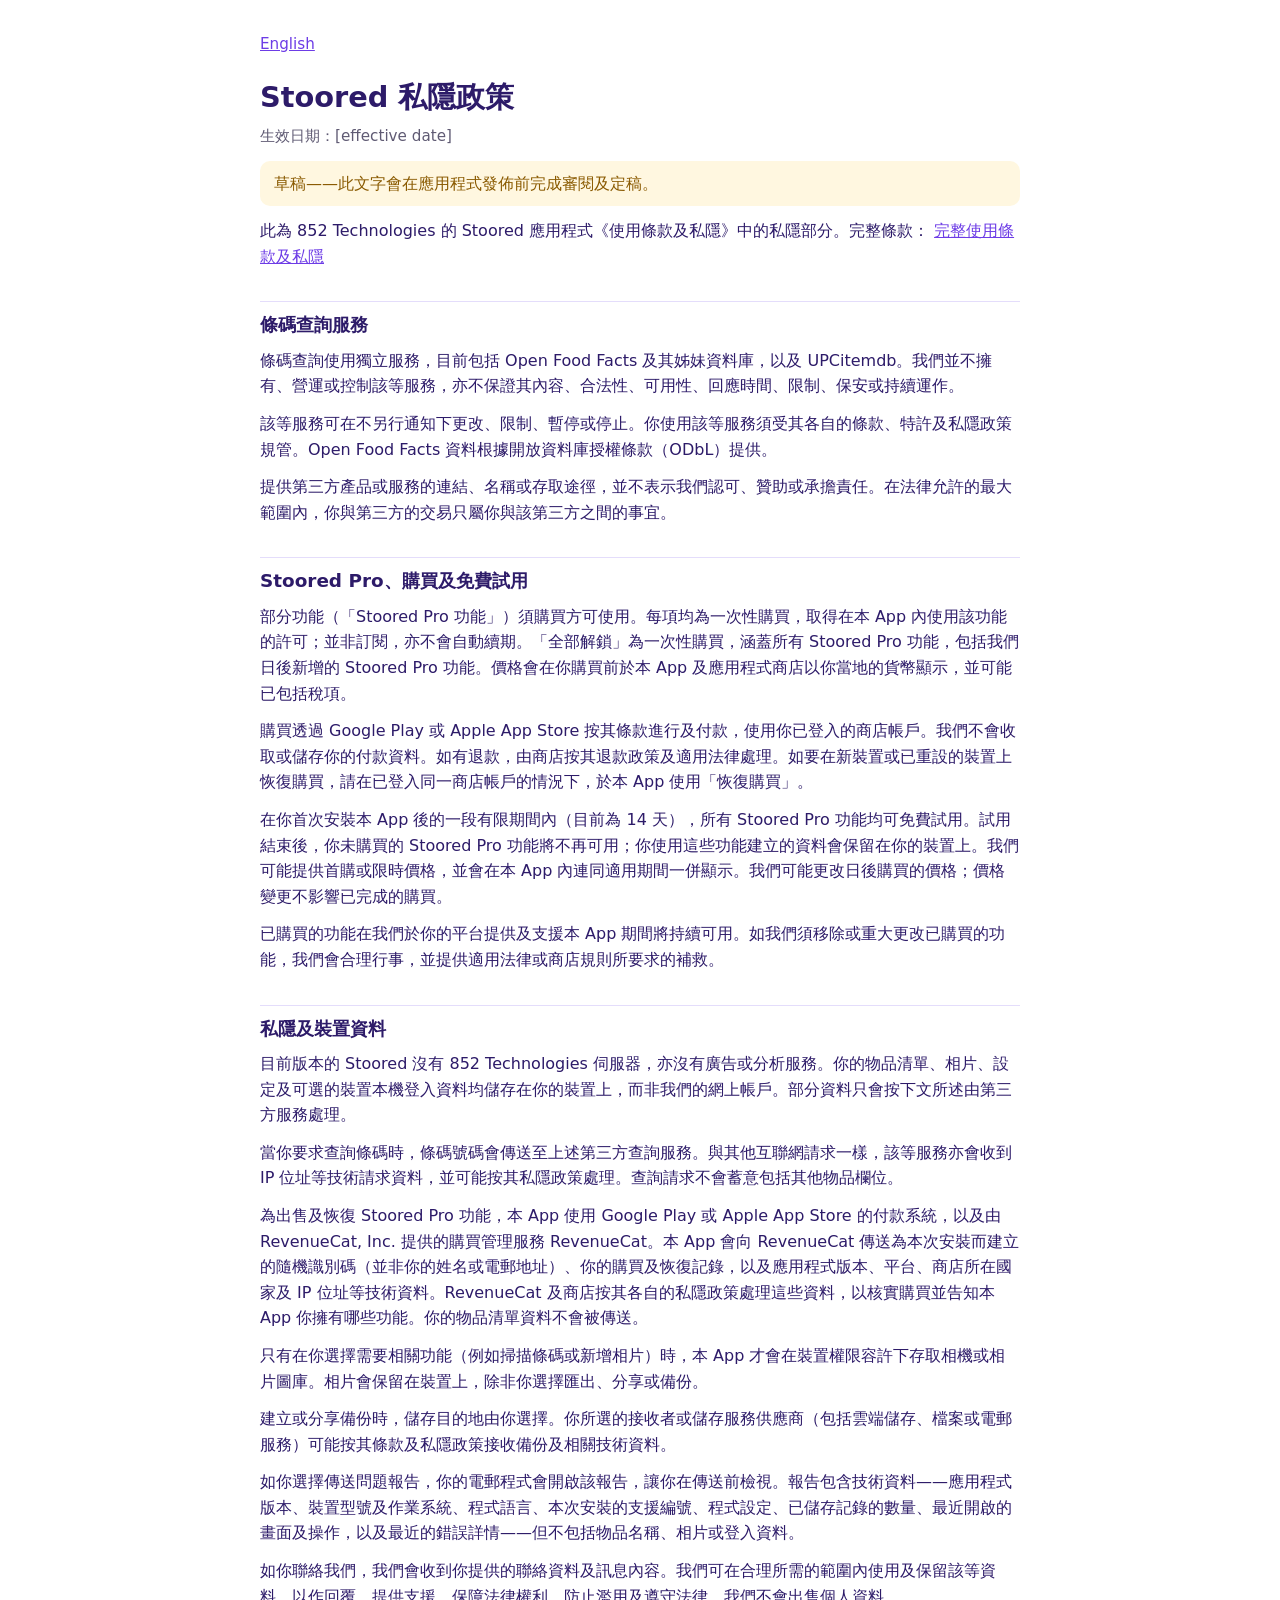
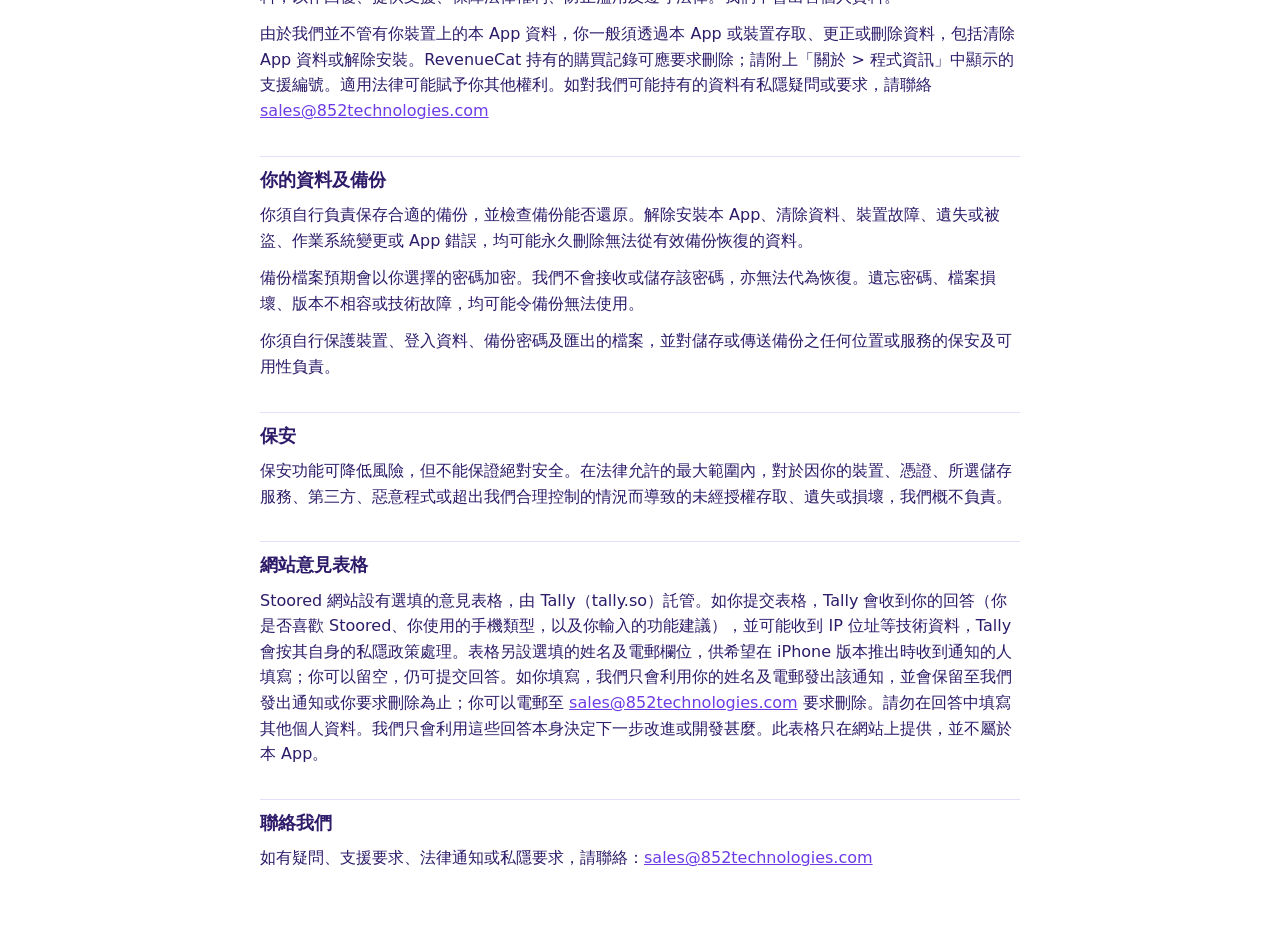
<file: app/stoored/privacy.zh-HK.html>
<!doctype html>
<html lang="zh-Hant-HK">
<head>
<meta charset="utf-8">
<meta name="viewport" content="width=device-width, initial-scale=1">
<title>Stoored 私隱政策</title>
<style>
  :root { --bg: #ffffff; --text: #2d1b69; --muted: #5f5a73; --accent: #6d3ce6; --line: #e4ddfb; --warn-bg: #fff7e0; --warn: #8a5a00; }
  @media (prefers-color-scheme: dark) { :root { --bg: #141024; --text: #ece8ff; --muted: #b3acd1; --accent: #b39bff; --line: #2e2748; --warn-bg: #3a2e10; --warn: #ffd98a; } }
  body { margin: 0; background: var(--bg); color: var(--text); font: 16px/1.6 system-ui, -apple-system, "Segoe UI", Roboto, "Noto Sans TC", sans-serif; }
  main { max-width: 760px; margin: 0 auto; padding: 32px 16px 64px; }
  h1 { font-size: 1.8rem; line-height: 1.25; margin: 0 0 8px; }
  h2 { font-size: 1.15rem; margin: 32px 0 8px; padding-top: 8px; border-top: 1px solid var(--line); }
  p { margin: 0 0 12px; color: var(--text); }
  .meta, .lang { color: var(--muted); font-size: .95rem; }
  .lang { margin-bottom: 24px; }
  a { color: var(--accent); }
  .draft { background: var(--warn-bg); color: var(--warn); padding: 10px 14px; border-radius: 10px; }
</style>
</head>
<body>
<main>
<p class="lang"><a href="privacy.html" hreflang="en">English</a></p>
<h1>Stoored 私隱政策</h1>
<p class="meta">生效日期：[effective date]</p>
<p class="draft">草稿——此文字會在應用程式發佈前完成審閱及定稿。</p>
<p>此為 852 Technologies 的 Stoored 應用程式《使用條款及私隱》中的私隱部分。完整條款： <a href="terms.zh-HK.html">完整使用條款及私隱</a></p>
<h2 id="barcodeServices">條碼查詢服務</h2>
<p>條碼查詢使用獨立服務，目前包括 Open Food Facts 及其姊妹資料庫，以及 UPCitemdb。我們並不擁有、營運或控制該等服務，亦不保證其內容、合法性、可用性、回應時間、限制、保安或持續運作。</p>
<p>該等服務可在不另行通知下更改、限制、暫停或停止。你使用該等服務須受其各自的條款、特許及私隱政策規管。Open Food Facts 資料根據開放資料庫授權條款（ODbL）提供。</p>
<p>提供第三方產品或服務的連結、名稱或存取途徑，並不表示我們認可、贊助或承擔責任。在法律允許的最大範圍內，你與第三方的交易只屬你與該第三方之間的事宜。</p>
<h2 id="purchases">Stoored Pro、購買及免費試用</h2>
<p>部分功能（「Stoored Pro 功能」）須購買方可使用。每項均為一次性購買，取得在本 App 內使用該功能的許可；並非訂閱，亦不會自動續期。「全部解鎖」為一次性購買，涵蓋所有 Stoored Pro 功能，包括我們日後新增的 Stoored Pro 功能。價格會在你購買前於本 App 及應用程式商店以你當地的貨幣顯示，並可能已包括稅項。</p>
<p>購買透過 Google Play 或 Apple App Store 按其條款進行及付款，使用你已登入的商店帳戶。我們不會收取或儲存你的付款資料。如有退款，由商店按其退款政策及適用法律處理。如要在新裝置或已重設的裝置上恢復購買，請在已登入同一商店帳戶的情況下，於本 App 使用「恢復購買」。</p>
<p>在你首次安裝本 App 後的一段有限期間內（目前為 14 天），所有 Stoored Pro 功能均可免費試用。試用結束後，你未購買的 Stoored Pro 功能將不再可用；你使用這些功能建立的資料會保留在你的裝置上。我們可能提供首購或限時價格，並會在本 App 內連同適用期間一併顯示。我們可能更改日後購買的價格；價格變更不影響已完成的購買。</p>
<p>已購買的功能在我們於你的平台提供及支援本 App 期間將持續可用。如我們須移除或重大更改已購買的功能，我們會合理行事，並提供適用法律或商店規則所要求的補救。</p>
<h2 id="privacy">私隱及裝置資料</h2>
<p>目前版本的 Stoored 沒有 852 Technologies 伺服器，亦沒有廣告或分析服務。你的物品清單、相片、設定及可選的裝置本機登入資料均儲存在你的裝置上，而非我們的網上帳戶。部分資料只會按下文所述由第三方服務處理。</p>
<p>當你要求查詢條碼時，條碼號碼會傳送至上述第三方查詢服務。與其他互聯網請求一樣，該等服務亦會收到 IP 位址等技術請求資料，並可能按其私隱政策處理。查詢請求不會蓄意包括其他物品欄位。</p>
<p>為出售及恢復 Stoored Pro 功能，本 App 使用 Google Play 或 Apple App Store 的付款系統，以及由 RevenueCat, Inc. 提供的購買管理服務 RevenueCat。本 App 會向 RevenueCat 傳送為本次安裝而建立的隨機識別碼（並非你的姓名或電郵地址）、你的購買及恢復記錄，以及應用程式版本、平台、商店所在國家及 IP 位址等技術資料。RevenueCat 及商店按其各自的私隱政策處理這些資料，以核實購買並告知本 App 你擁有哪些功能。你的物品清單資料不會被傳送。</p>
<p>只有在你選擇需要相關功能（例如掃描條碼或新增相片）時，本 App 才會在裝置權限容許下存取相機或相片圖庫。相片會保留在裝置上，除非你選擇匯出、分享或備份。</p>
<p>建立或分享備份時，儲存目的地由你選擇。你所選的接收者或儲存服務供應商（包括雲端儲存、檔案或電郵服務）可能按其條款及私隱政策接收備份及相關技術資料。</p>
<p>如你選擇傳送問題報告，你的電郵程式會開啟該報告，讓你在傳送前檢視。報告包含技術資料——應用程式版本、裝置型號及作業系統、程式語言、本次安裝的支援編號、程式設定、已儲存記錄的數量、最近開啟的畫面及操作，以及最近的錯誤詳情——但不包括物品名稱、相片或登入資料。</p>
<p>如你聯絡我們，我們會收到你提供的聯絡資料及訊息內容。我們可在合理所需的範圍內使用及保留該等資料，以作回覆、提供支援、保障法律權利、防止濫用及遵守法律。我們不會出售個人資料。</p>
<p>由於我們並不管有你裝置上的本 App 資料，你一般須透過本 App 或裝置存取、更正或刪除資料，包括清除 App 資料或解除安裝。RevenueCat 持有的購買記錄可應要求刪除；請附上「關於 &gt; 程式資訊」中顯示的支援編號。適用法律可能賦予你其他權利。如對我們可能持有的資料有私隱疑問或要求，請聯絡 <a href="mailto:sales@852technologies.com">sales@852technologies.com</a></p>
<h2 id="dataBackups">你的資料及備份</h2>
<p>你須自行負責保存合適的備份，並檢查備份能否還原。解除安裝本 App、清除資料、裝置故障、遺失或被盜、作業系統變更或 App 錯誤，均可能永久刪除無法從有效備份恢復的資料。</p>
<p>備份檔案預期會以你選擇的密碼加密。我們不會接收或儲存該密碼，亦無法代為恢復。遺忘密碼、檔案損壞、版本不相容或技術故障，均可能令備份無法使用。</p>
<p>你須自行保護裝置、登入資料、備份密碼及匯出的檔案，並對儲存或傳送備份之任何位置或服務的保安及可用性負責。</p>
<h2 id="security">保安</h2>
<p>保安功能可降低風險，但不能保證絕對安全。在法律允許的最大範圍內，對於因你的裝置、憑證、所選儲存服務、第三方、惡意程式或超出我們合理控制的情況而導致的未經授權存取、遺失或損壞，我們概不負責。</p>
<h2 id="feedback">網站意見表格</h2>
<p>Stoored 網站設有選填的意見表格，由 Tally（tally.so）託管。如你提交表格，Tally 會收到你的回答（你是否喜歡 Stoored、你使用的手機類型，以及你輸入的功能建議），並可能收到 IP 位址等技術資料，Tally 會按其自身的私隱政策處理。表格另設選填的姓名及電郵欄位，供希望在 iPhone 版本推出時收到通知的人填寫；你可以留空，仍可提交回答。如你填寫，我們只會利用你的姓名及電郵發出該通知，並會保留至我們發出通知或你要求刪除為止；你可以電郵至 <a href="mailto:sales@852technologies.com">sales@852technologies.com</a> 要求刪除。請勿在回答中填寫其他個人資料。我們只會利用這些回答本身決定下一步改進或開發甚麼。此表格只在網站上提供，並不屬於本 App。</p>
<h2 id="contact">聯絡我們</h2>
<p>如有疑問、支援要求、法律通知或私隱要求，請聯絡：<a href="mailto:sales@852technologies.com">sales@852technologies.com</a></p>
</main>
</body>
</html>
</file>
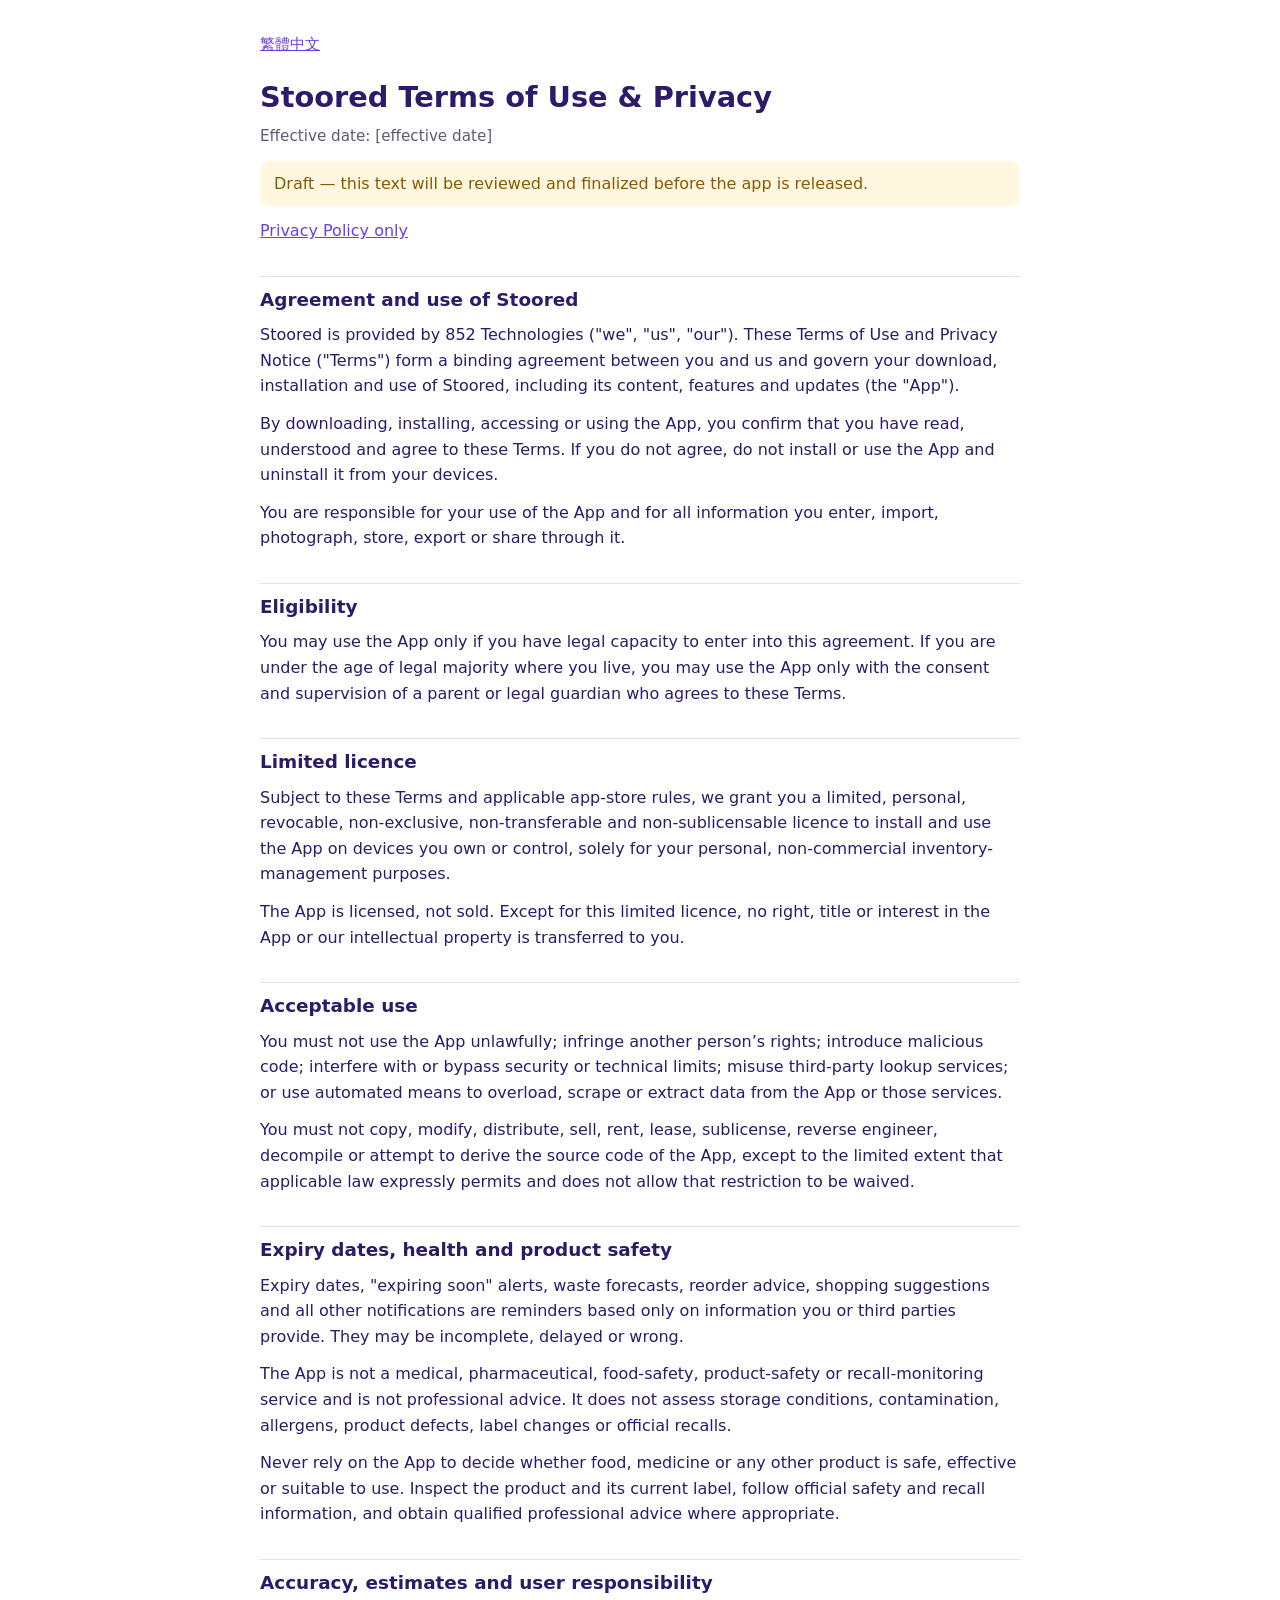
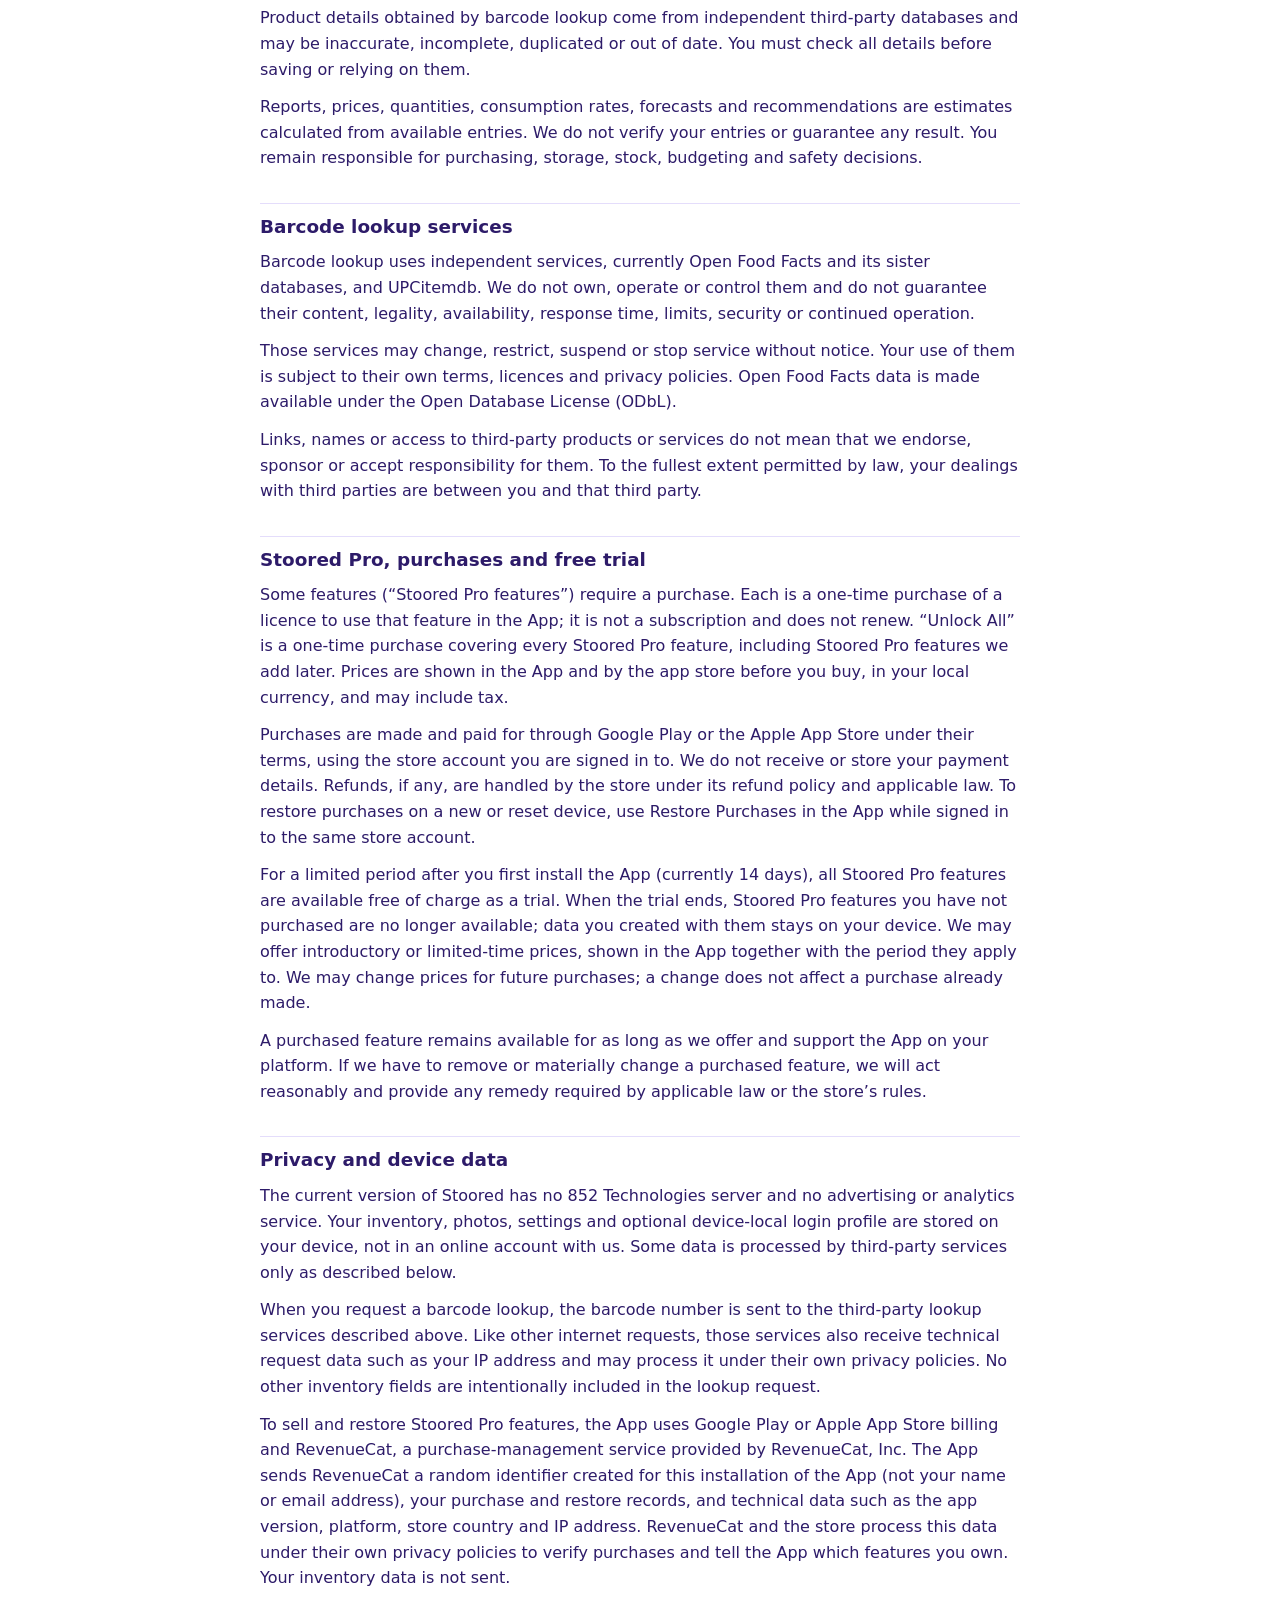
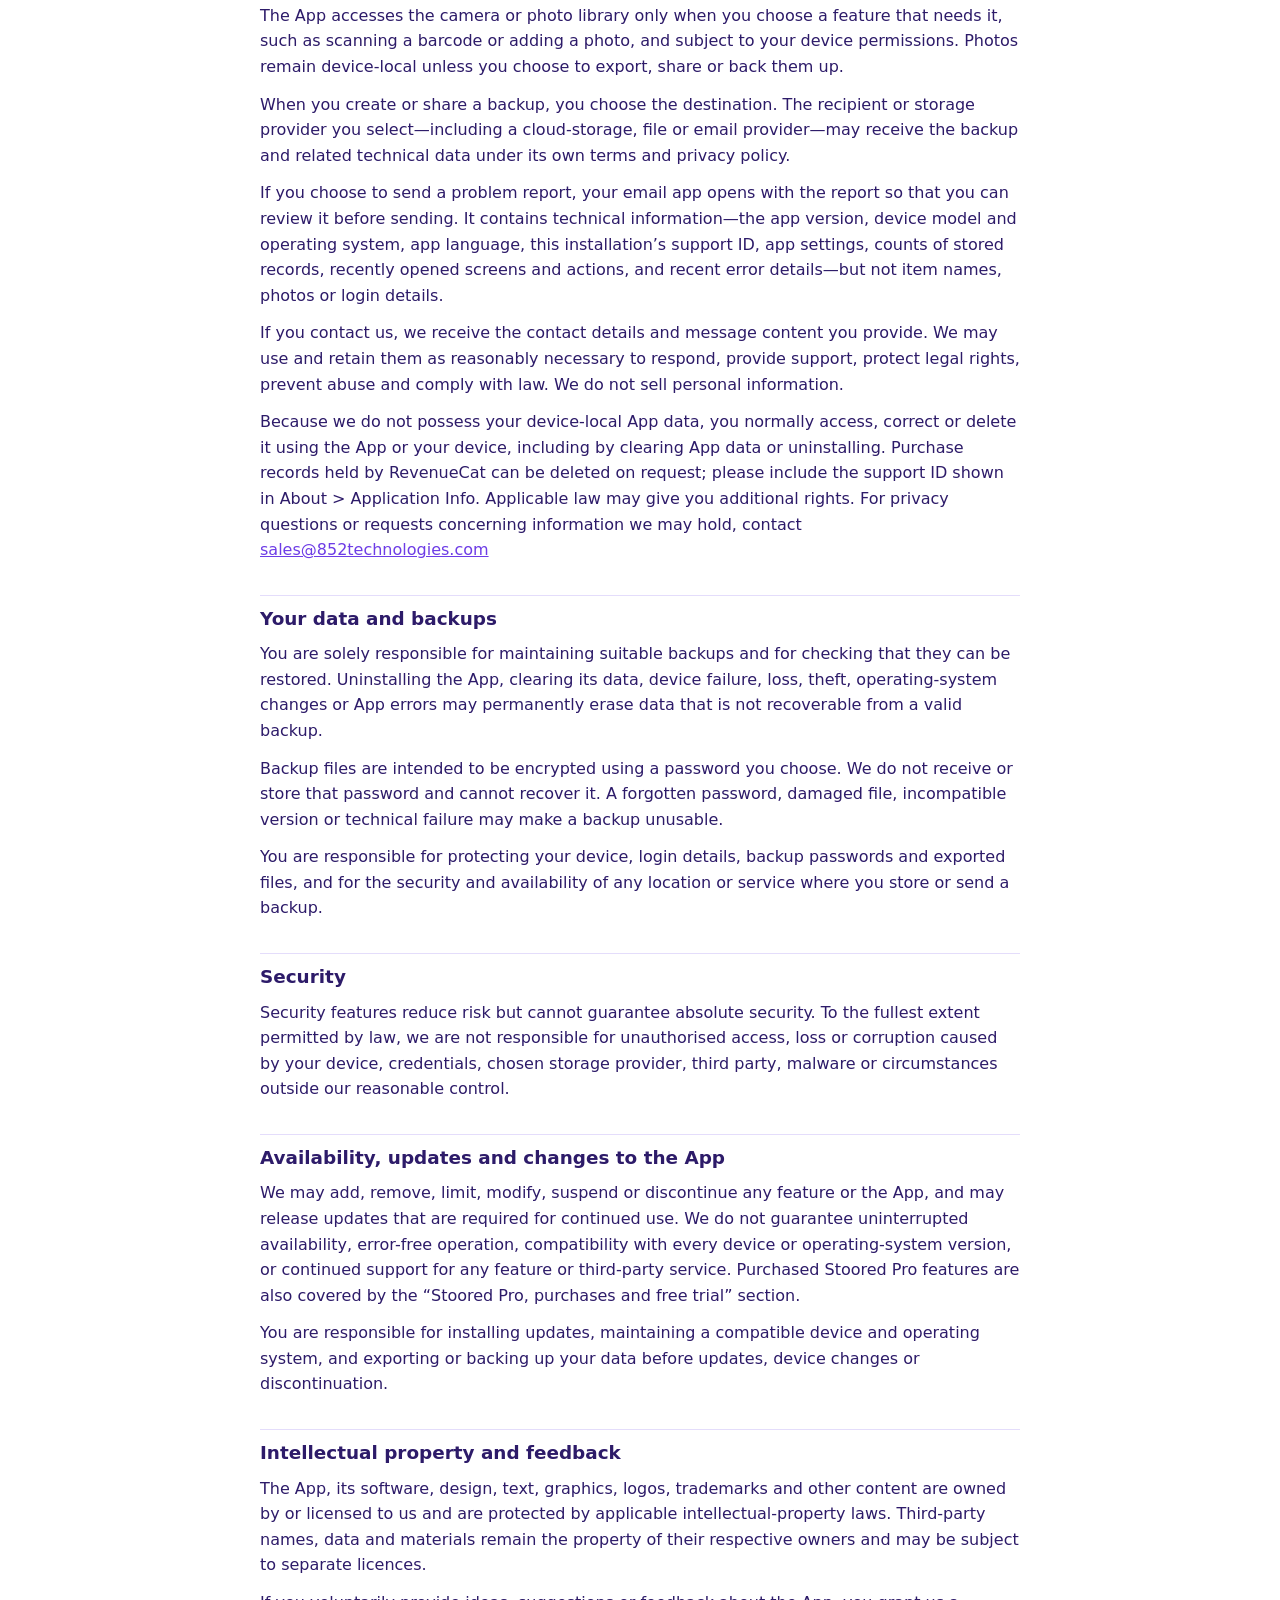
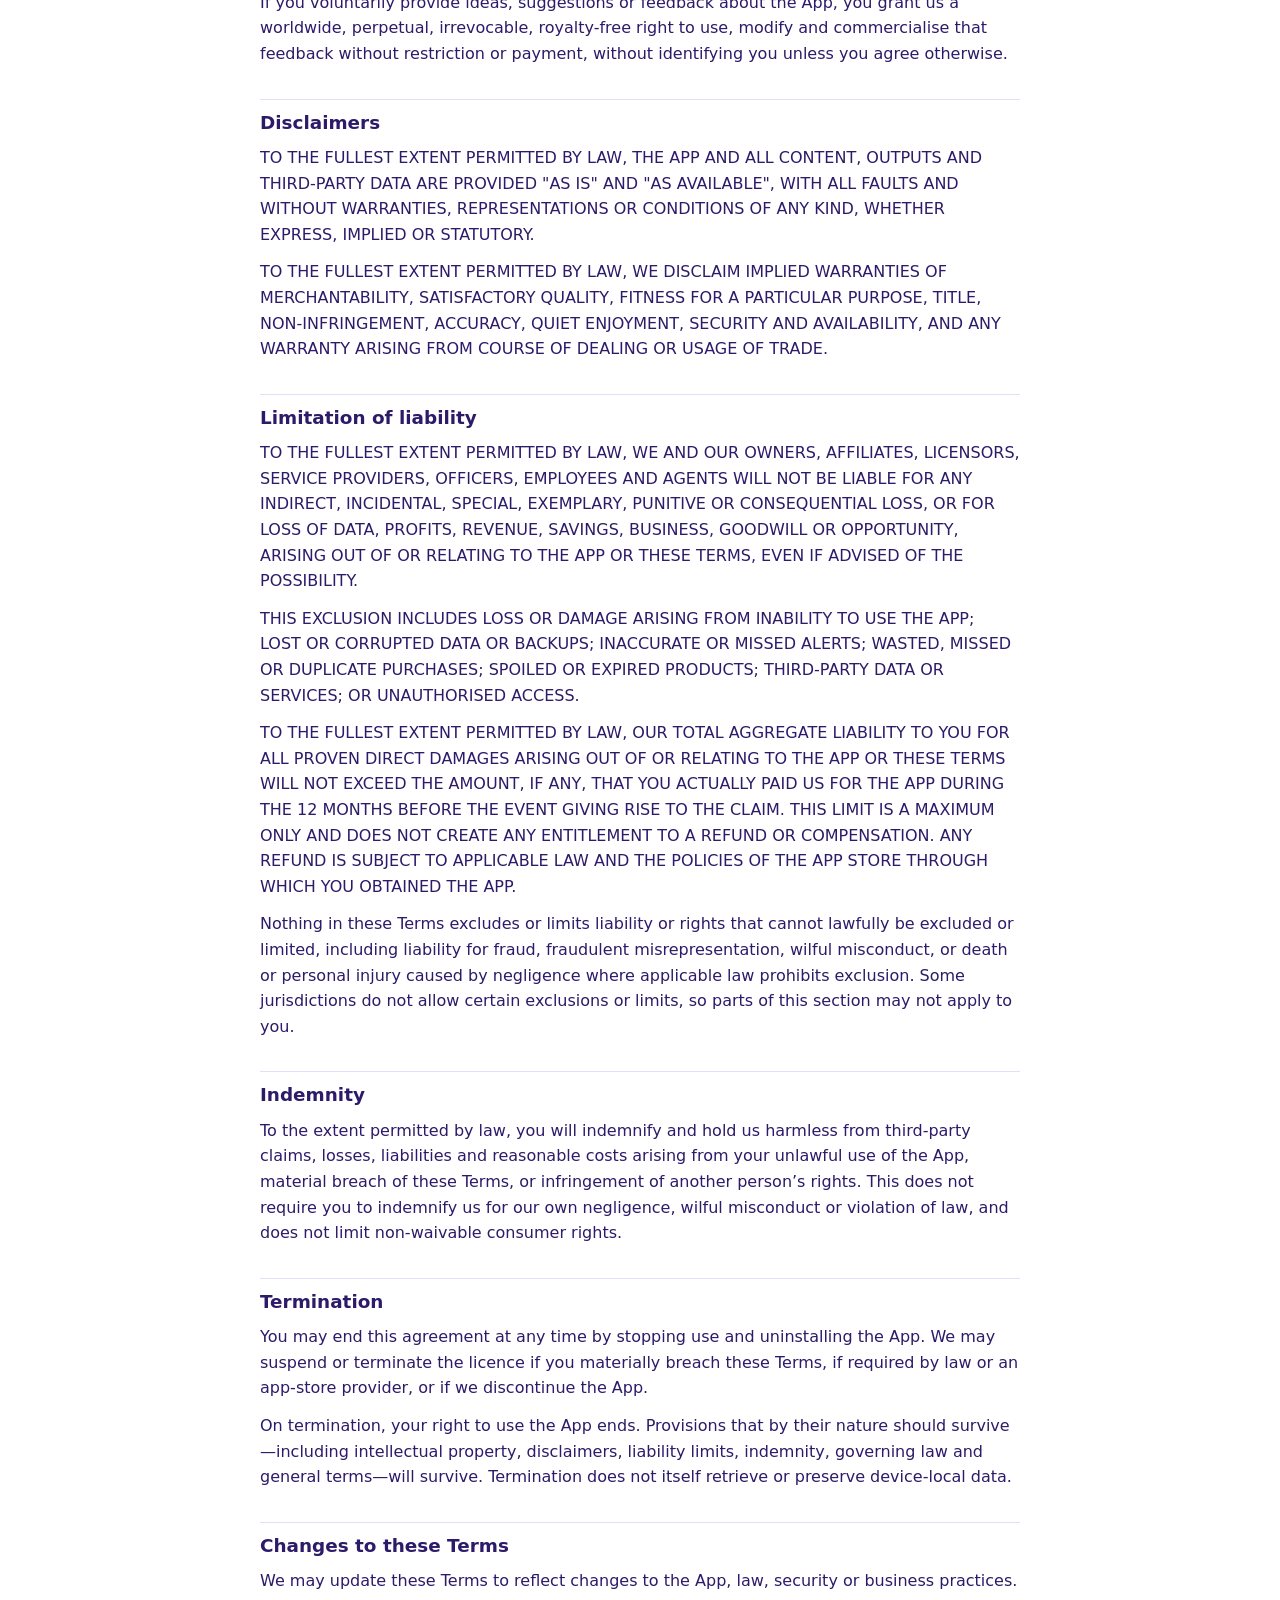
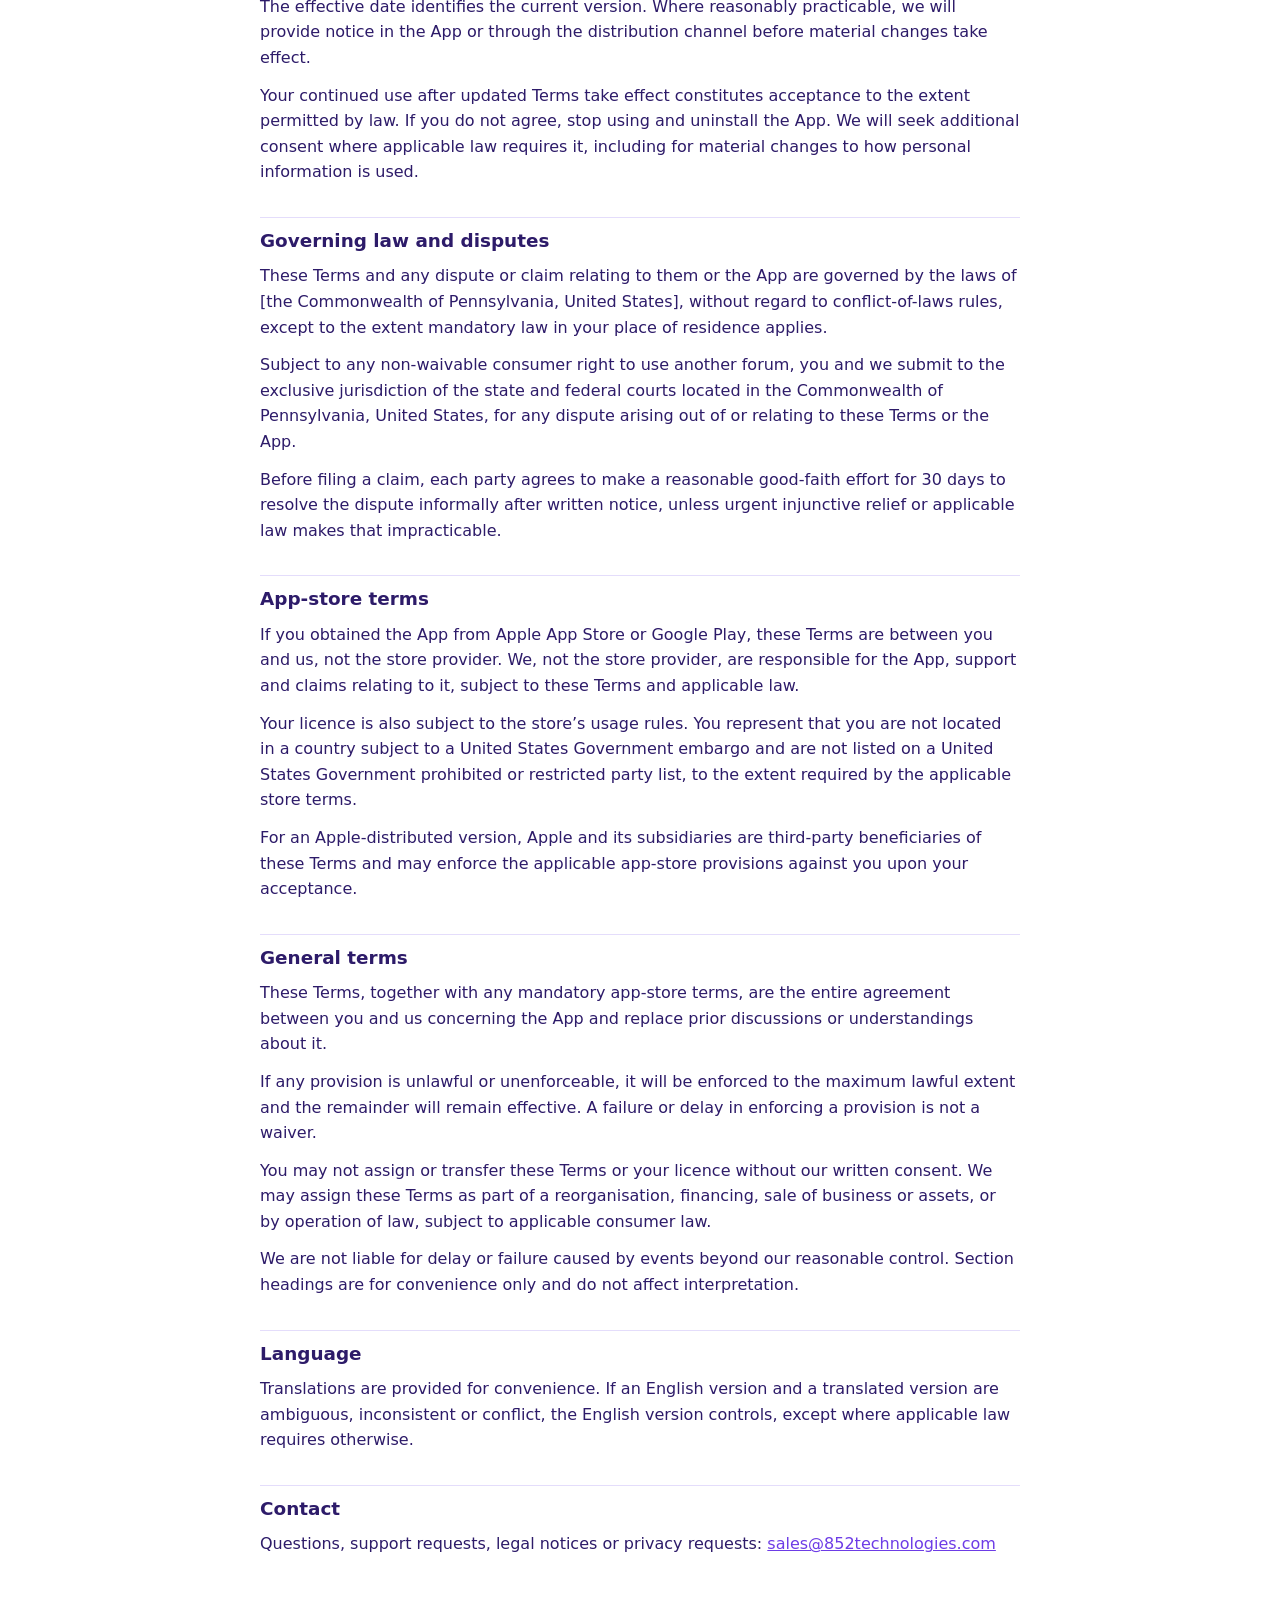
<file: app/stoored/terms.html>
<!doctype html>
<html lang="en">
<head>
<meta charset="utf-8">
<meta name="viewport" content="width=device-width, initial-scale=1">
<title>Stoored Terms of Use &amp; Privacy</title>
<style>
  :root { --bg: #ffffff; --text: #2d1b69; --muted: #5f5a73; --accent: #6d3ce6; --line: #e4ddfb; --warn-bg: #fff7e0; --warn: #8a5a00; }
  @media (prefers-color-scheme: dark) { :root { --bg: #141024; --text: #ece8ff; --muted: #b3acd1; --accent: #b39bff; --line: #2e2748; --warn-bg: #3a2e10; --warn: #ffd98a; } }
  body { margin: 0; background: var(--bg); color: var(--text); font: 16px/1.6 system-ui, -apple-system, "Segoe UI", Roboto, "Noto Sans TC", sans-serif; }
  main { max-width: 760px; margin: 0 auto; padding: 32px 16px 64px; }
  h1 { font-size: 1.8rem; line-height: 1.25; margin: 0 0 8px; }
  h2 { font-size: 1.15rem; margin: 32px 0 8px; padding-top: 8px; border-top: 1px solid var(--line); }
  p { margin: 0 0 12px; color: var(--text); }
  .meta, .lang { color: var(--muted); font-size: .95rem; }
  .lang { margin-bottom: 24px; }
  a { color: var(--accent); }
  .draft { background: var(--warn-bg); color: var(--warn); padding: 10px 14px; border-radius: 10px; }
</style>
</head>
<body>
<main>
<p class="lang"><a href="terms.zh-HK.html" hreflang="zh-Hant-HK">繁體中文</a></p>
<h1>Stoored Terms of Use &amp; Privacy</h1>
<p class="meta">Effective date: [effective date]</p>
<p class="draft">Draft — this text will be reviewed and finalized before the app is released.</p>
<p><a href="privacy.html">Privacy Policy only</a></p>
<h2 id="using">Agreement and use of Stoored</h2>
<p>Stoored is provided by 852 Technologies (&quot;we&quot;, &quot;us&quot;, &quot;our&quot;). These Terms of Use and Privacy Notice (&quot;Terms&quot;) form a binding agreement between you and us and govern your download, installation and use of Stoored, including its content, features and updates (the &quot;App&quot;).</p>
<p>By downloading, installing, accessing or using the App, you confirm that you have read, understood and agree to these Terms. If you do not agree, do not install or use the App and uninstall it from your devices.</p>
<p>You are responsible for your use of the App and for all information you enter, import, photograph, store, export or share through it.</p>
<h2 id="eligibility">Eligibility</h2>
<p>You may use the App only if you have legal capacity to enter into this agreement. If you are under the age of legal majority where you live, you may use the App only with the consent and supervision of a parent or legal guardian who agrees to these Terms.</p>
<h2 id="license">Limited licence</h2>
<p>Subject to these Terms and applicable app-store rules, we grant you a limited, personal, revocable, non-exclusive, non-transferable and non-sublicensable licence to install and use the App on devices you own or control, solely for your personal, non-commercial inventory-management purposes.</p>
<p>The App is licensed, not sold. Except for this limited licence, no right, title or interest in the App or our intellectual property is transferred to you.</p>
<h2 id="acceptableUse">Acceptable use</h2>
<p>You must not use the App unlawfully; infringe another person’s rights; introduce malicious code; interfere with or bypass security or technical limits; misuse third-party lookup services; or use automated means to overload, scrape or extract data from the App or those services.</p>
<p>You must not copy, modify, distribute, sell, rent, lease, sublicense, reverse engineer, decompile or attempt to derive the source code of the App, except to the limited extent that applicable law expressly permits and does not allow that restriction to be waived.</p>
<h2 id="expirySafety">Expiry dates, health and product safety</h2>
<p>Expiry dates, &quot;expiring soon&quot; alerts, waste forecasts, reorder advice, shopping suggestions and all other notifications are reminders based only on information you or third parties provide. They may be incomplete, delayed or wrong.</p>
<p>The App is not a medical, pharmaceutical, food-safety, product-safety or recall-monitoring service and is not professional advice. It does not assess storage conditions, contamination, allergens, product defects, label changes or official recalls.</p>
<p>Never rely on the App to decide whether food, medicine or any other product is safe, effective or suitable to use. Inspect the product and its current label, follow official safety and recall information, and obtain qualified professional advice where appropriate.</p>
<h2 id="accuracy">Accuracy, estimates and user responsibility</h2>
<p>Product details obtained by barcode lookup come from independent third-party databases and may be inaccurate, incomplete, duplicated or out of date. You must check all details before saving or relying on them.</p>
<p>Reports, prices, quantities, consumption rates, forecasts and recommendations are estimates calculated from available entries. We do not verify your entries or guarantee any result. You remain responsible for purchasing, storage, stock, budgeting and safety decisions.</p>
<h2 id="barcodeServices">Barcode lookup services</h2>
<p>Barcode lookup uses independent services, currently Open Food Facts and its sister databases, and UPCitemdb. We do not own, operate or control them and do not guarantee their content, legality, availability, response time, limits, security or continued operation.</p>
<p>Those services may change, restrict, suspend or stop service without notice. Your use of them is subject to their own terms, licences and privacy policies. Open Food Facts data is made available under the Open Database License (ODbL).</p>
<p>Links, names or access to third-party products or services do not mean that we endorse, sponsor or accept responsibility for them. To the fullest extent permitted by law, your dealings with third parties are between you and that third party.</p>
<h2 id="purchases">Stoored Pro, purchases and free trial</h2>
<p>Some features (“Stoored Pro features”) require a purchase. Each is a one-time purchase of a licence to use that feature in the App; it is not a subscription and does not renew. “Unlock All” is a one-time purchase covering every Stoored Pro feature, including Stoored Pro features we add later. Prices are shown in the App and by the app store before you buy, in your local currency, and may include tax.</p>
<p>Purchases are made and paid for through Google Play or the Apple App Store under their terms, using the store account you are signed in to. We do not receive or store your payment details. Refunds, if any, are handled by the store under its refund policy and applicable law. To restore purchases on a new or reset device, use Restore Purchases in the App while signed in to the same store account.</p>
<p>For a limited period after you first install the App (currently 14 days), all Stoored Pro features are available free of charge as a trial. When the trial ends, Stoored Pro features you have not purchased are no longer available; data you created with them stays on your device. We may offer introductory or limited-time prices, shown in the App together with the period they apply to. We may change prices for future purchases; a change does not affect a purchase already made.</p>
<p>A purchased feature remains available for as long as we offer and support the App on your platform. If we have to remove or materially change a purchased feature, we will act reasonably and provide any remedy required by applicable law or the store’s rules.</p>
<h2 id="privacy">Privacy and device data</h2>
<p>The current version of Stoored has no 852 Technologies server and no advertising or analytics service. Your inventory, photos, settings and optional device-local login profile are stored on your device, not in an online account with us. Some data is processed by third-party services only as described below.</p>
<p>When you request a barcode lookup, the barcode number is sent to the third-party lookup services described above. Like other internet requests, those services also receive technical request data such as your IP address and may process it under their own privacy policies. No other inventory fields are intentionally included in the lookup request.</p>
<p>To sell and restore Stoored Pro features, the App uses Google Play or Apple App Store billing and RevenueCat, a purchase-management service provided by RevenueCat, Inc. The App sends RevenueCat a random identifier created for this installation of the App (not your name or email address), your purchase and restore records, and technical data such as the app version, platform, store country and IP address. RevenueCat and the store process this data under their own privacy policies to verify purchases and tell the App which features you own. Your inventory data is not sent.</p>
<p>The App accesses the camera or photo library only when you choose a feature that needs it, such as scanning a barcode or adding a photo, and subject to your device permissions. Photos remain device-local unless you choose to export, share or back them up.</p>
<p>When you create or share a backup, you choose the destination. The recipient or storage provider you select—including a cloud-storage, file or email provider—may receive the backup and related technical data under its own terms and privacy policy.</p>
<p>If you choose to send a problem report, your email app opens with the report so that you can review it before sending. It contains technical information—the app version, device model and operating system, app language, this installation’s support ID, app settings, counts of stored records, recently opened screens and actions, and recent error details—but not item names, photos or login details.</p>
<p>If you contact us, we receive the contact details and message content you provide. We may use and retain them as reasonably necessary to respond, provide support, protect legal rights, prevent abuse and comply with law. We do not sell personal information.</p>
<p>Because we do not possess your device-local App data, you normally access, correct or delete it using the App or your device, including by clearing App data or uninstalling. Purchase records held by RevenueCat can be deleted on request; please include the support ID shown in About &gt; Application Info. Applicable law may give you additional rights. For privacy questions or requests concerning information we may hold, contact <a href="mailto:sales@852technologies.com">sales@852technologies.com</a></p>
<h2 id="dataBackups">Your data and backups</h2>
<p>You are solely responsible for maintaining suitable backups and for checking that they can be restored. Uninstalling the App, clearing its data, device failure, loss, theft, operating-system changes or App errors may permanently erase data that is not recoverable from a valid backup.</p>
<p>Backup files are intended to be encrypted using a password you choose. We do not receive or store that password and cannot recover it. A forgotten password, damaged file, incompatible version or technical failure may make a backup unusable.</p>
<p>You are responsible for protecting your device, login details, backup passwords and exported files, and for the security and availability of any location or service where you store or send a backup.</p>
<h2 id="security">Security</h2>
<p>Security features reduce risk but cannot guarantee absolute security. To the fullest extent permitted by law, we are not responsible for unauthorised access, loss or corruption caused by your device, credentials, chosen storage provider, third party, malware or circumstances outside our reasonable control.</p>
<h2 id="availability">Availability, updates and changes to the App</h2>
<p>We may add, remove, limit, modify, suspend or discontinue any feature or the App, and may release updates that are required for continued use. We do not guarantee uninterrupted availability, error-free operation, compatibility with every device or operating-system version, or continued support for any feature or third-party service. Purchased Stoored Pro features are also covered by the “Stoored Pro, purchases and free trial” section.</p>
<p>You are responsible for installing updates, maintaining a compatible device and operating system, and exporting or backing up your data before updates, device changes or discontinuation.</p>
<h2 id="intellectualProperty">Intellectual property and feedback</h2>
<p>The App, its software, design, text, graphics, logos, trademarks and other content are owned by or licensed to us and are protected by applicable intellectual-property laws. Third-party names, data and materials remain the property of their respective owners and may be subject to separate licences.</p>
<p>If you voluntarily provide ideas, suggestions or feedback about the App, you grant us a worldwide, perpetual, irrevocable, royalty-free right to use, modify and commercialise that feedback without restriction or payment, without identifying you unless you agree otherwise.</p>
<h2 id="disclaimer">Disclaimers</h2>
<p>TO THE FULLEST EXTENT PERMITTED BY LAW, THE APP AND ALL CONTENT, OUTPUTS AND THIRD-PARTY DATA ARE PROVIDED &quot;AS IS&quot; AND &quot;AS AVAILABLE&quot;, WITH ALL FAULTS AND WITHOUT WARRANTIES, REPRESENTATIONS OR CONDITIONS OF ANY KIND, WHETHER EXPRESS, IMPLIED OR STATUTORY.</p>
<p>TO THE FULLEST EXTENT PERMITTED BY LAW, WE DISCLAIM IMPLIED WARRANTIES OF MERCHANTABILITY, SATISFACTORY QUALITY, FITNESS FOR A PARTICULAR PURPOSE, TITLE, NON-INFRINGEMENT, ACCURACY, QUIET ENJOYMENT, SECURITY AND AVAILABILITY, AND ANY WARRANTY ARISING FROM COURSE OF DEALING OR USAGE OF TRADE.</p>
<h2 id="limitation">Limitation of liability</h2>
<p>TO THE FULLEST EXTENT PERMITTED BY LAW, WE AND OUR OWNERS, AFFILIATES, LICENSORS, SERVICE PROVIDERS, OFFICERS, EMPLOYEES AND AGENTS WILL NOT BE LIABLE FOR ANY INDIRECT, INCIDENTAL, SPECIAL, EXEMPLARY, PUNITIVE OR CONSEQUENTIAL LOSS, OR FOR LOSS OF DATA, PROFITS, REVENUE, SAVINGS, BUSINESS, GOODWILL OR OPPORTUNITY, ARISING OUT OF OR RELATING TO THE APP OR THESE TERMS, EVEN IF ADVISED OF THE POSSIBILITY.</p>
<p>THIS EXCLUSION INCLUDES LOSS OR DAMAGE ARISING FROM INABILITY TO USE THE APP; LOST OR CORRUPTED DATA OR BACKUPS; INACCURATE OR MISSED ALERTS; WASTED, MISSED OR DUPLICATE PURCHASES; SPOILED OR EXPIRED PRODUCTS; THIRD-PARTY DATA OR SERVICES; OR UNAUTHORISED ACCESS.</p>
<p>TO THE FULLEST EXTENT PERMITTED BY LAW, OUR TOTAL AGGREGATE LIABILITY TO YOU FOR ALL PROVEN DIRECT DAMAGES ARISING OUT OF OR RELATING TO THE APP OR THESE TERMS WILL NOT EXCEED THE AMOUNT, IF ANY, THAT YOU ACTUALLY PAID US FOR THE APP DURING THE 12 MONTHS BEFORE THE EVENT GIVING RISE TO THE CLAIM. THIS LIMIT IS A MAXIMUM ONLY AND DOES NOT CREATE ANY ENTITLEMENT TO A REFUND OR COMPENSATION. ANY REFUND IS SUBJECT TO APPLICABLE LAW AND THE POLICIES OF THE APP STORE THROUGH WHICH YOU OBTAINED THE APP.</p>
<p>Nothing in these Terms excludes or limits liability or rights that cannot lawfully be excluded or limited, including liability for fraud, fraudulent misrepresentation, wilful misconduct, or death or personal injury caused by negligence where applicable law prohibits exclusion. Some jurisdictions do not allow certain exclusions or limits, so parts of this section may not apply to you.</p>
<h2 id="indemnity">Indemnity</h2>
<p>To the extent permitted by law, you will indemnify and hold us harmless from third-party claims, losses, liabilities and reasonable costs arising from your unlawful use of the App, material breach of these Terms, or infringement of another person’s rights. This does not require you to indemnify us for our own negligence, wilful misconduct or violation of law, and does not limit non-waivable consumer rights.</p>
<h2 id="termination">Termination</h2>
<p>You may end this agreement at any time by stopping use and uninstalling the App. We may suspend or terminate the licence if you materially breach these Terms, if required by law or an app-store provider, or if we discontinue the App.</p>
<p>On termination, your right to use the App ends. Provisions that by their nature should survive—including intellectual property, disclaimers, liability limits, indemnity, governing law and general terms—will survive. Termination does not itself retrieve or preserve device-local data.</p>
<h2 id="changes">Changes to these Terms</h2>
<p>We may update these Terms to reflect changes to the App, law, security or business practices. The effective date identifies the current version. Where reasonably practicable, we will provide notice in the App or through the distribution channel before material changes take effect.</p>
<p>Your continued use after updated Terms take effect constitutes acceptance to the extent permitted by law. If you do not agree, stop using and uninstall the App. We will seek additional consent where applicable law requires it, including for material changes to how personal information is used.</p>
<h2 id="governingLaw">Governing law and disputes</h2>
<p>These Terms and any dispute or claim relating to them or the App are governed by the laws of [the Commonwealth of Pennsylvania, United States], without regard to conflict-of-laws rules, except to the extent mandatory law in your place of residence applies.</p>
<p>Subject to any non-waivable consumer right to use another forum, you and we submit to the exclusive jurisdiction of the state and federal courts located in the Commonwealth of Pennsylvania, United States, for any dispute arising out of or relating to these Terms or the App.</p>
<p>Before filing a claim, each party agrees to make a reasonable good-faith effort for 30 days to resolve the dispute informally after written notice, unless urgent injunctive relief or applicable law makes that impracticable.</p>
<h2 id="appStores">App-store terms</h2>
<p>If you obtained the App from Apple App Store or Google Play, these Terms are between you and us, not the store provider. We, not the store provider, are responsible for the App, support and claims relating to it, subject to these Terms and applicable law.</p>
<p>Your licence is also subject to the store’s usage rules. You represent that you are not located in a country subject to a United States Government embargo and are not listed on a United States Government prohibited or restricted party list, to the extent required by the applicable store terms.</p>
<p>For an Apple-distributed version, Apple and its subsidiaries are third-party beneficiaries of these Terms and may enforce the applicable app-store provisions against you upon your acceptance.</p>
<h2 id="general">General terms</h2>
<p>These Terms, together with any mandatory app-store terms, are the entire agreement between you and us concerning the App and replace prior discussions or understandings about it.</p>
<p>If any provision is unlawful or unenforceable, it will be enforced to the maximum lawful extent and the remainder will remain effective. A failure or delay in enforcing a provision is not a waiver.</p>
<p>You may not assign or transfer these Terms or your licence without our written consent. We may assign these Terms as part of a reorganisation, financing, sale of business or assets, or by operation of law, subject to applicable consumer law.</p>
<p>We are not liable for delay or failure caused by events beyond our reasonable control. Section headings are for convenience only and do not affect interpretation.</p>
<h2 id="language">Language</h2>
<p>Translations are provided for convenience. If an English version and a translated version are ambiguous, inconsistent or conflict, the English version controls, except where applicable law requires otherwise.</p>
<h2 id="contact">Contact</h2>
<p>Questions, support requests, legal notices or privacy requests: <a href="mailto:sales@852technologies.com">sales@852technologies.com</a></p>
</main>
</body>
</html>
</file>
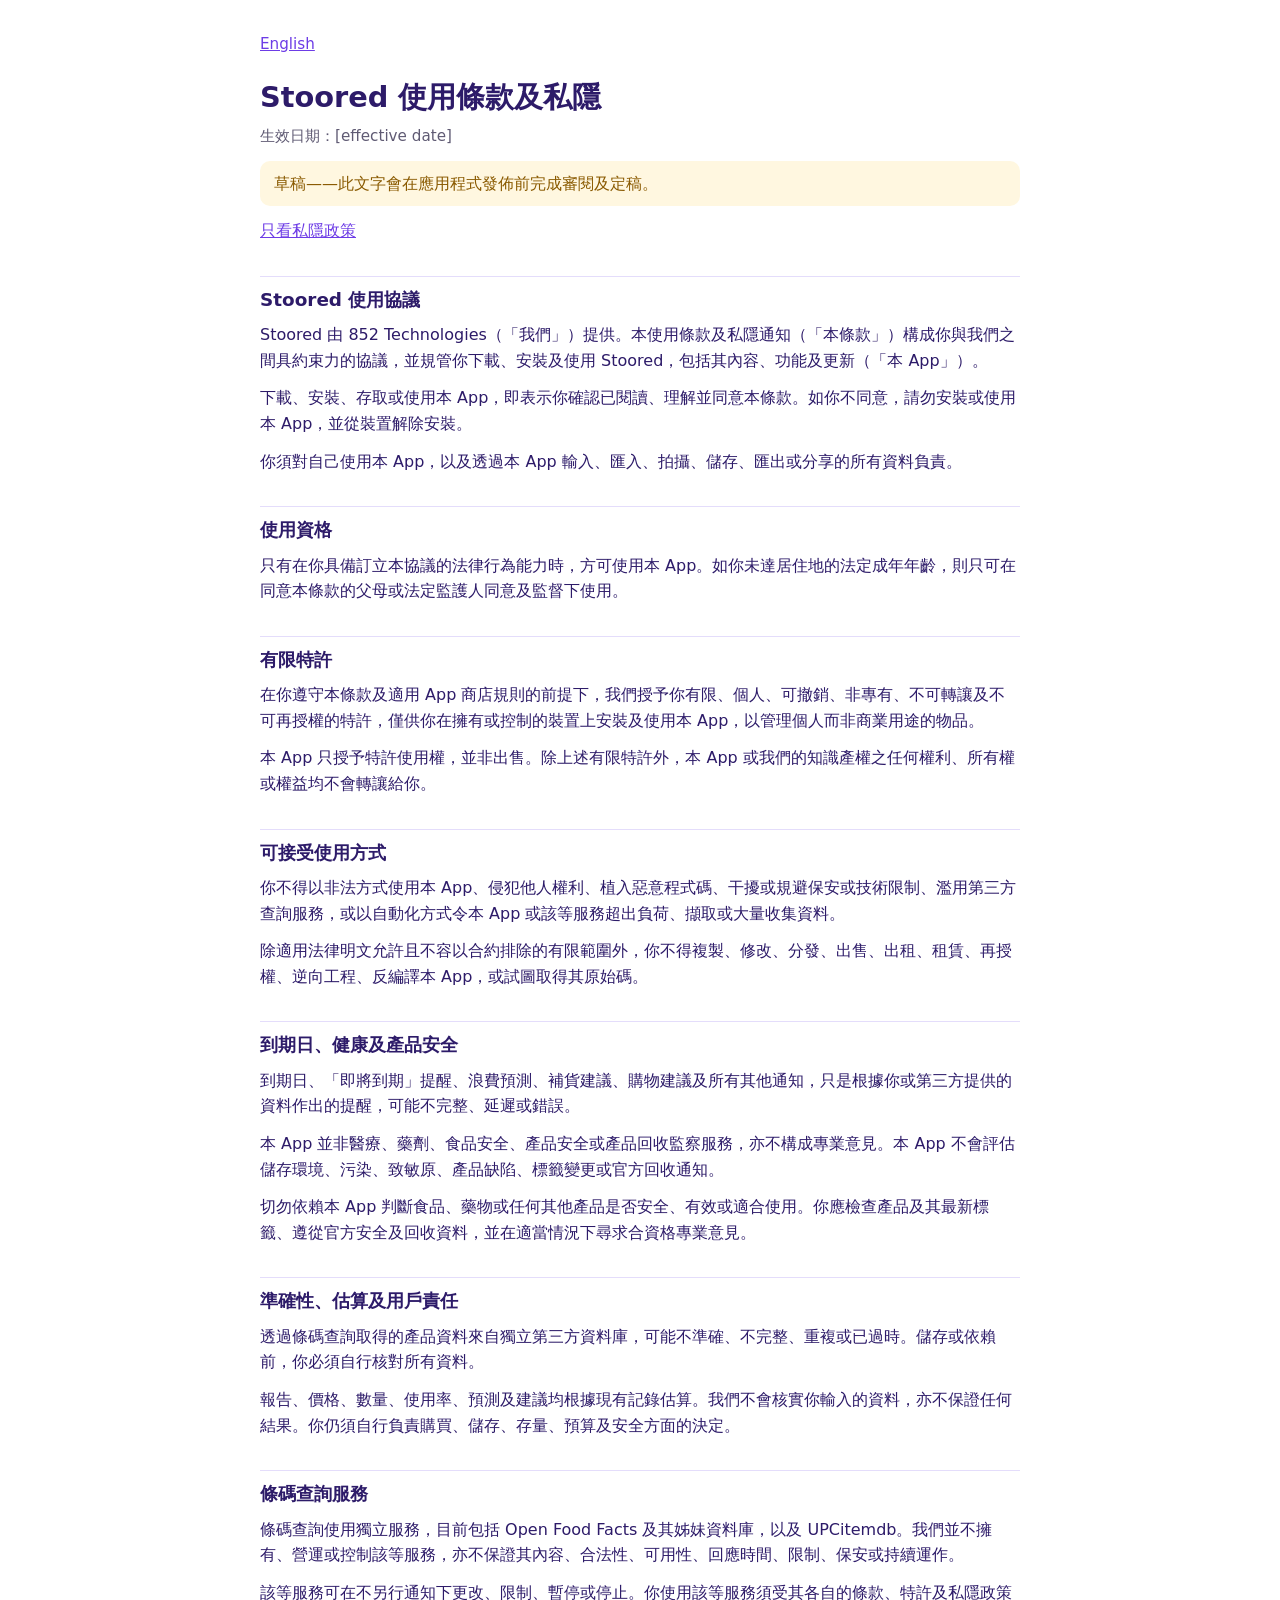
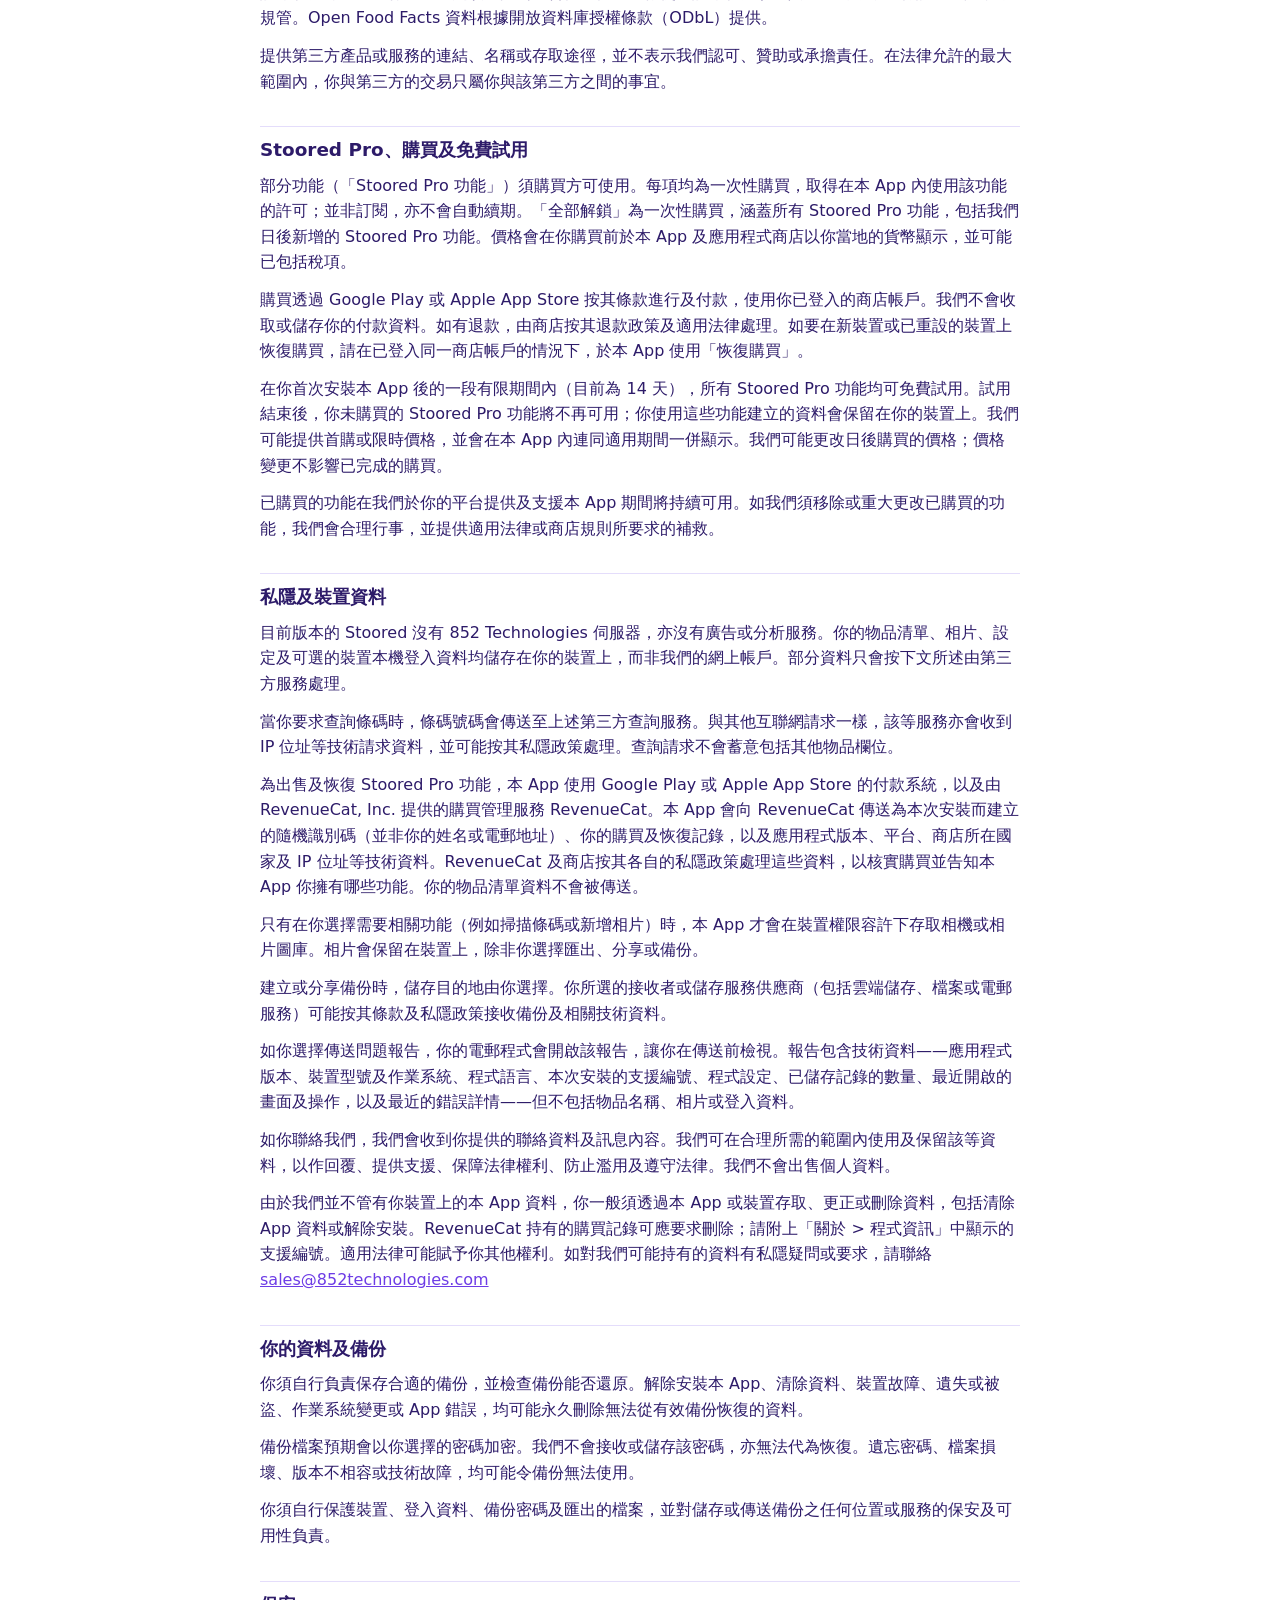
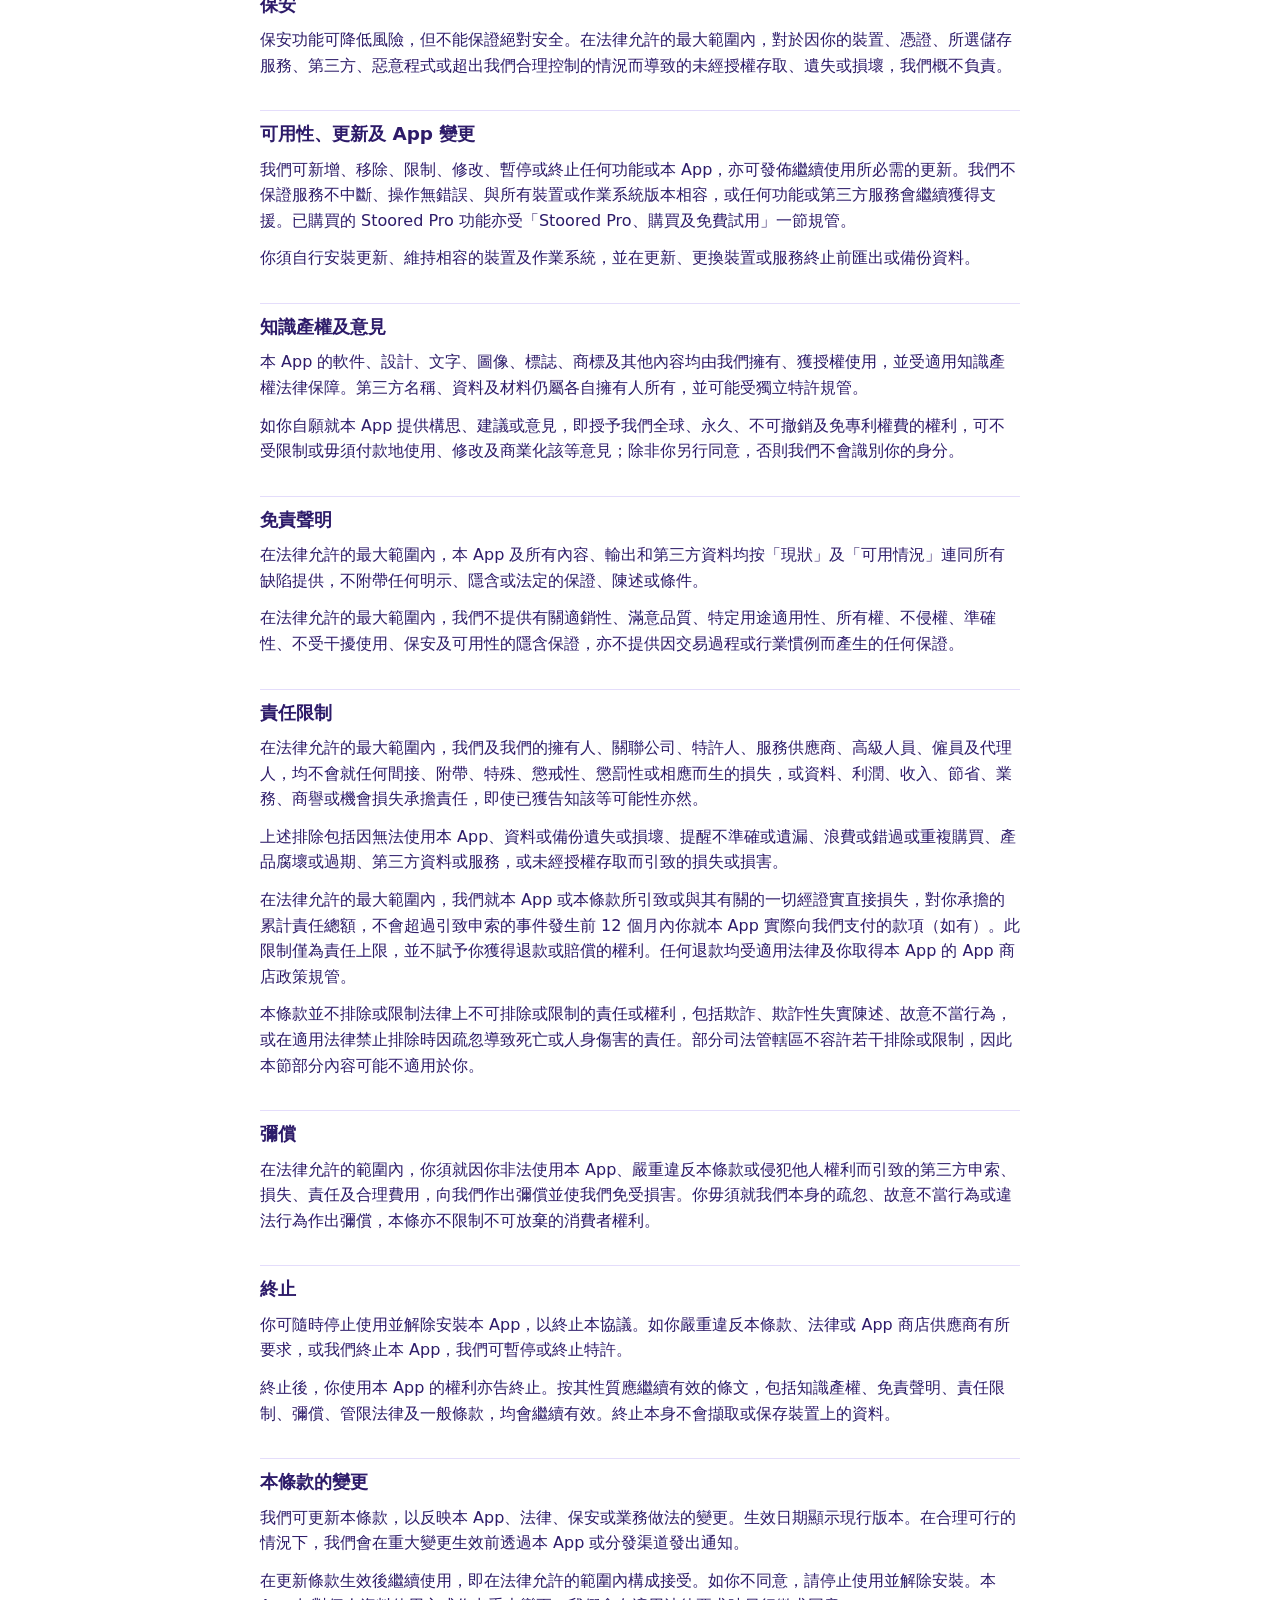
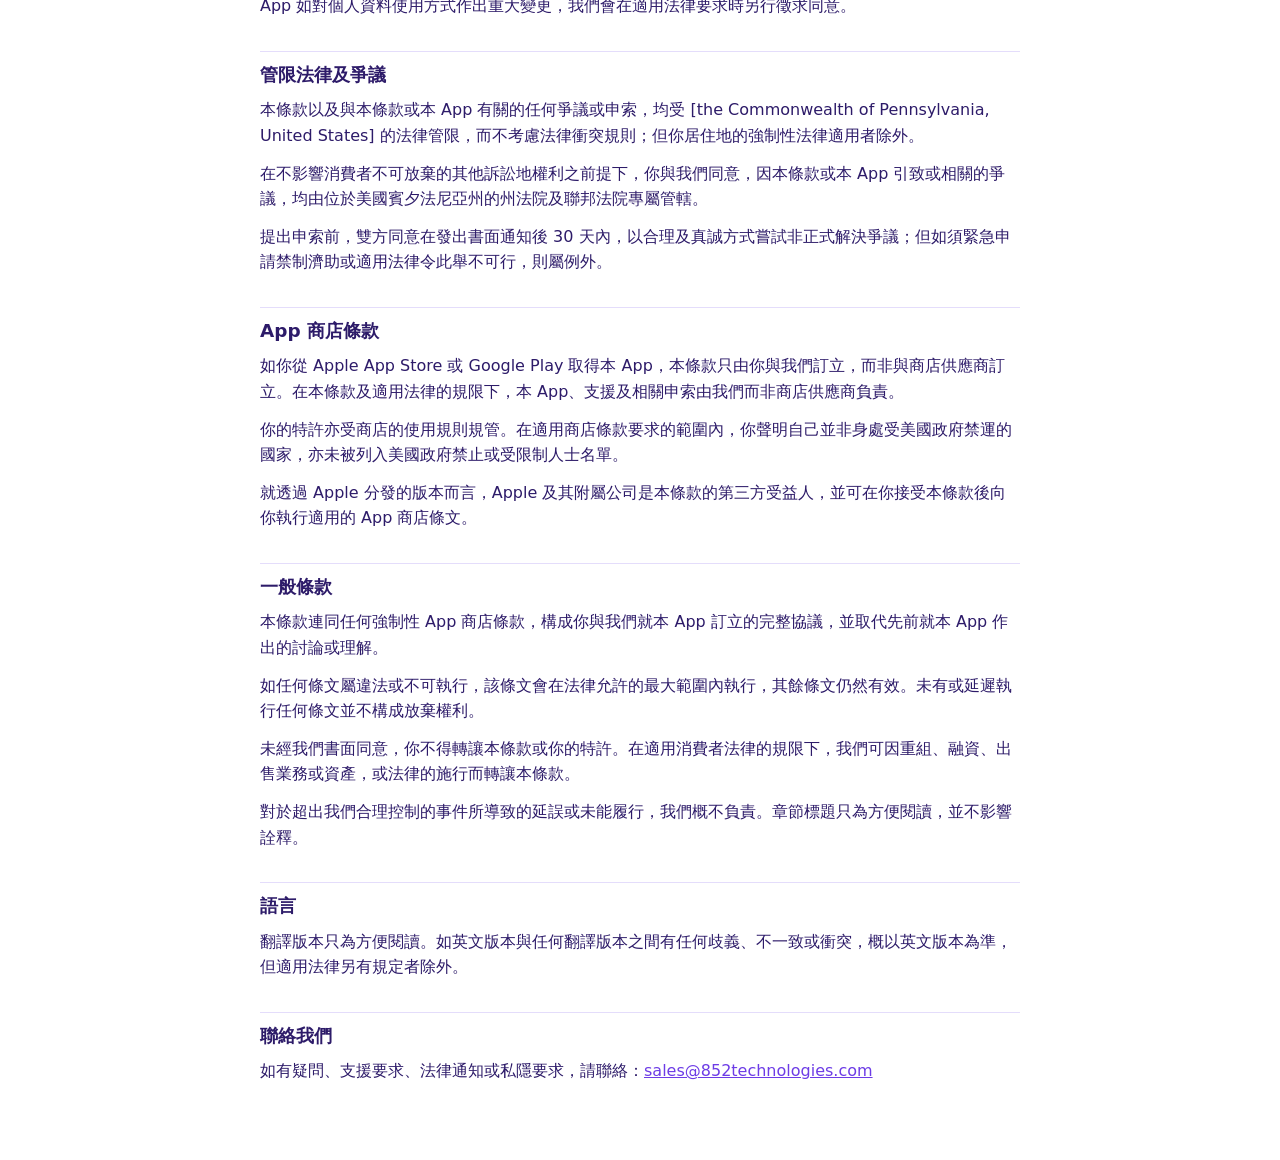
<file: app/stoored/terms.zh-HK.html>
<!doctype html>
<html lang="zh-Hant-HK">
<head>
<meta charset="utf-8">
<meta name="viewport" content="width=device-width, initial-scale=1">
<title>Stoored 使用條款及私隱</title>
<style>
  :root { --bg: #ffffff; --text: #2d1b69; --muted: #5f5a73; --accent: #6d3ce6; --line: #e4ddfb; --warn-bg: #fff7e0; --warn: #8a5a00; }
  @media (prefers-color-scheme: dark) { :root { --bg: #141024; --text: #ece8ff; --muted: #b3acd1; --accent: #b39bff; --line: #2e2748; --warn-bg: #3a2e10; --warn: #ffd98a; } }
  body { margin: 0; background: var(--bg); color: var(--text); font: 16px/1.6 system-ui, -apple-system, "Segoe UI", Roboto, "Noto Sans TC", sans-serif; }
  main { max-width: 760px; margin: 0 auto; padding: 32px 16px 64px; }
  h1 { font-size: 1.8rem; line-height: 1.25; margin: 0 0 8px; }
  h2 { font-size: 1.15rem; margin: 32px 0 8px; padding-top: 8px; border-top: 1px solid var(--line); }
  p { margin: 0 0 12px; color: var(--text); }
  .meta, .lang { color: var(--muted); font-size: .95rem; }
  .lang { margin-bottom: 24px; }
  a { color: var(--accent); }
  .draft { background: var(--warn-bg); color: var(--warn); padding: 10px 14px; border-radius: 10px; }
</style>
</head>
<body>
<main>
<p class="lang"><a href="terms.html" hreflang="en">English</a></p>
<h1>Stoored 使用條款及私隱</h1>
<p class="meta">生效日期：[effective date]</p>
<p class="draft">草稿——此文字會在應用程式發佈前完成審閱及定稿。</p>
<p><a href="privacy.zh-HK.html">只看私隱政策</a></p>
<h2 id="using">Stoored 使用協議</h2>
<p>Stoored 由 852 Technologies（「我們」）提供。本使用條款及私隱通知（「本條款」）構成你與我們之間具約束力的協議，並規管你下載、安裝及使用 Stoored，包括其內容、功能及更新（「本 App」）。</p>
<p>下載、安裝、存取或使用本 App，即表示你確認已閱讀、理解並同意本條款。如你不同意，請勿安裝或使用本 App，並從裝置解除安裝。</p>
<p>你須對自己使用本 App，以及透過本 App 輸入、匯入、拍攝、儲存、匯出或分享的所有資料負責。</p>
<h2 id="eligibility">使用資格</h2>
<p>只有在你具備訂立本協議的法律行為能力時，方可使用本 App。如你未達居住地的法定成年年齡，則只可在同意本條款的父母或法定監護人同意及監督下使用。</p>
<h2 id="license">有限特許</h2>
<p>在你遵守本條款及適用 App 商店規則的前提下，我們授予你有限、個人、可撤銷、非專有、不可轉讓及不可再授權的特許，僅供你在擁有或控制的裝置上安裝及使用本 App，以管理個人而非商業用途的物品。</p>
<p>本 App 只授予特許使用權，並非出售。除上述有限特許外，本 App 或我們的知識產權之任何權利、所有權或權益均不會轉讓給你。</p>
<h2 id="acceptableUse">可接受使用方式</h2>
<p>你不得以非法方式使用本 App、侵犯他人權利、植入惡意程式碼、干擾或規避保安或技術限制、濫用第三方查詢服務，或以自動化方式令本 App 或該等服務超出負荷、擷取或大量收集資料。</p>
<p>除適用法律明文允許且不容以合約排除的有限範圍外，你不得複製、修改、分發、出售、出租、租賃、再授權、逆向工程、反編譯本 App，或試圖取得其原始碼。</p>
<h2 id="expirySafety">到期日、健康及產品安全</h2>
<p>到期日、「即將到期」提醒、浪費預測、補貨建議、購物建議及所有其他通知，只是根據你或第三方提供的資料作出的提醒，可能不完整、延遲或錯誤。</p>
<p>本 App 並非醫療、藥劑、食品安全、產品安全或產品回收監察服務，亦不構成專業意見。本 App 不會評估儲存環境、污染、致敏原、產品缺陷、標籤變更或官方回收通知。</p>
<p>切勿依賴本 App 判斷食品、藥物或任何其他產品是否安全、有效或適合使用。你應檢查產品及其最新標籤、遵從官方安全及回收資料，並在適當情況下尋求合資格專業意見。</p>
<h2 id="accuracy">準確性、估算及用戶責任</h2>
<p>透過條碼查詢取得的產品資料來自獨立第三方資料庫，可能不準確、不完整、重複或已過時。儲存或依賴前，你必須自行核對所有資料。</p>
<p>報告、價格、數量、使用率、預測及建議均根據現有記錄估算。我們不會核實你輸入的資料，亦不保證任何結果。你仍須自行負責購買、儲存、存量、預算及安全方面的決定。</p>
<h2 id="barcodeServices">條碼查詢服務</h2>
<p>條碼查詢使用獨立服務，目前包括 Open Food Facts 及其姊妹資料庫，以及 UPCitemdb。我們並不擁有、營運或控制該等服務，亦不保證其內容、合法性、可用性、回應時間、限制、保安或持續運作。</p>
<p>該等服務可在不另行通知下更改、限制、暫停或停止。你使用該等服務須受其各自的條款、特許及私隱政策規管。Open Food Facts 資料根據開放資料庫授權條款（ODbL）提供。</p>
<p>提供第三方產品或服務的連結、名稱或存取途徑，並不表示我們認可、贊助或承擔責任。在法律允許的最大範圍內，你與第三方的交易只屬你與該第三方之間的事宜。</p>
<h2 id="purchases">Stoored Pro、購買及免費試用</h2>
<p>部分功能（「Stoored Pro 功能」）須購買方可使用。每項均為一次性購買，取得在本 App 內使用該功能的許可；並非訂閱，亦不會自動續期。「全部解鎖」為一次性購買，涵蓋所有 Stoored Pro 功能，包括我們日後新增的 Stoored Pro 功能。價格會在你購買前於本 App 及應用程式商店以你當地的貨幣顯示，並可能已包括稅項。</p>
<p>購買透過 Google Play 或 Apple App Store 按其條款進行及付款，使用你已登入的商店帳戶。我們不會收取或儲存你的付款資料。如有退款，由商店按其退款政策及適用法律處理。如要在新裝置或已重設的裝置上恢復購買，請在已登入同一商店帳戶的情況下，於本 App 使用「恢復購買」。</p>
<p>在你首次安裝本 App 後的一段有限期間內（目前為 14 天），所有 Stoored Pro 功能均可免費試用。試用結束後，你未購買的 Stoored Pro 功能將不再可用；你使用這些功能建立的資料會保留在你的裝置上。我們可能提供首購或限時價格，並會在本 App 內連同適用期間一併顯示。我們可能更改日後購買的價格；價格變更不影響已完成的購買。</p>
<p>已購買的功能在我們於你的平台提供及支援本 App 期間將持續可用。如我們須移除或重大更改已購買的功能，我們會合理行事，並提供適用法律或商店規則所要求的補救。</p>
<h2 id="privacy">私隱及裝置資料</h2>
<p>目前版本的 Stoored 沒有 852 Technologies 伺服器，亦沒有廣告或分析服務。你的物品清單、相片、設定及可選的裝置本機登入資料均儲存在你的裝置上，而非我們的網上帳戶。部分資料只會按下文所述由第三方服務處理。</p>
<p>當你要求查詢條碼時，條碼號碼會傳送至上述第三方查詢服務。與其他互聯網請求一樣，該等服務亦會收到 IP 位址等技術請求資料，並可能按其私隱政策處理。查詢請求不會蓄意包括其他物品欄位。</p>
<p>為出售及恢復 Stoored Pro 功能，本 App 使用 Google Play 或 Apple App Store 的付款系統，以及由 RevenueCat, Inc. 提供的購買管理服務 RevenueCat。本 App 會向 RevenueCat 傳送為本次安裝而建立的隨機識別碼（並非你的姓名或電郵地址）、你的購買及恢復記錄，以及應用程式版本、平台、商店所在國家及 IP 位址等技術資料。RevenueCat 及商店按其各自的私隱政策處理這些資料，以核實購買並告知本 App 你擁有哪些功能。你的物品清單資料不會被傳送。</p>
<p>只有在你選擇需要相關功能（例如掃描條碼或新增相片）時，本 App 才會在裝置權限容許下存取相機或相片圖庫。相片會保留在裝置上，除非你選擇匯出、分享或備份。</p>
<p>建立或分享備份時，儲存目的地由你選擇。你所選的接收者或儲存服務供應商（包括雲端儲存、檔案或電郵服務）可能按其條款及私隱政策接收備份及相關技術資料。</p>
<p>如你選擇傳送問題報告，你的電郵程式會開啟該報告，讓你在傳送前檢視。報告包含技術資料——應用程式版本、裝置型號及作業系統、程式語言、本次安裝的支援編號、程式設定、已儲存記錄的數量、最近開啟的畫面及操作，以及最近的錯誤詳情——但不包括物品名稱、相片或登入資料。</p>
<p>如你聯絡我們，我們會收到你提供的聯絡資料及訊息內容。我們可在合理所需的範圍內使用及保留該等資料，以作回覆、提供支援、保障法律權利、防止濫用及遵守法律。我們不會出售個人資料。</p>
<p>由於我們並不管有你裝置上的本 App 資料，你一般須透過本 App 或裝置存取、更正或刪除資料，包括清除 App 資料或解除安裝。RevenueCat 持有的購買記錄可應要求刪除；請附上「關於 &gt; 程式資訊」中顯示的支援編號。適用法律可能賦予你其他權利。如對我們可能持有的資料有私隱疑問或要求，請聯絡 <a href="mailto:sales@852technologies.com">sales@852technologies.com</a></p>
<h2 id="dataBackups">你的資料及備份</h2>
<p>你須自行負責保存合適的備份，並檢查備份能否還原。解除安裝本 App、清除資料、裝置故障、遺失或被盜、作業系統變更或 App 錯誤，均可能永久刪除無法從有效備份恢復的資料。</p>
<p>備份檔案預期會以你選擇的密碼加密。我們不會接收或儲存該密碼，亦無法代為恢復。遺忘密碼、檔案損壞、版本不相容或技術故障，均可能令備份無法使用。</p>
<p>你須自行保護裝置、登入資料、備份密碼及匯出的檔案，並對儲存或傳送備份之任何位置或服務的保安及可用性負責。</p>
<h2 id="security">保安</h2>
<p>保安功能可降低風險，但不能保證絕對安全。在法律允許的最大範圍內，對於因你的裝置、憑證、所選儲存服務、第三方、惡意程式或超出我們合理控制的情況而導致的未經授權存取、遺失或損壞，我們概不負責。</p>
<h2 id="availability">可用性、更新及 App 變更</h2>
<p>我們可新增、移除、限制、修改、暫停或終止任何功能或本 App，亦可發佈繼續使用所必需的更新。我們不保證服務不中斷、操作無錯誤、與所有裝置或作業系統版本相容，或任何功能或第三方服務會繼續獲得支援。已購買的 Stoored Pro 功能亦受「Stoored Pro、購買及免費試用」一節規管。</p>
<p>你須自行安裝更新、維持相容的裝置及作業系統，並在更新、更換裝置或服務終止前匯出或備份資料。</p>
<h2 id="intellectualProperty">知識產權及意見</h2>
<p>本 App 的軟件、設計、文字、圖像、標誌、商標及其他內容均由我們擁有、獲授權使用，並受適用知識產權法律保障。第三方名稱、資料及材料仍屬各自擁有人所有，並可能受獨立特許規管。</p>
<p>如你自願就本 App 提供構思、建議或意見，即授予我們全球、永久、不可撤銷及免專利權費的權利，可不受限制或毋須付款地使用、修改及商業化該等意見；除非你另行同意，否則我們不會識別你的身分。</p>
<h2 id="disclaimer">免責聲明</h2>
<p>在法律允許的最大範圍內，本 App 及所有內容、輸出和第三方資料均按「現狀」及「可用情況」連同所有缺陷提供，不附帶任何明示、隱含或法定的保證、陳述或條件。</p>
<p>在法律允許的最大範圍內，我們不提供有關適銷性、滿意品質、特定用途適用性、所有權、不侵權、準確性、不受干擾使用、保安及可用性的隱含保證，亦不提供因交易過程或行業慣例而產生的任何保證。</p>
<h2 id="limitation">責任限制</h2>
<p>在法律允許的最大範圍內，我們及我們的擁有人、關聯公司、特許人、服務供應商、高級人員、僱員及代理人，均不會就任何間接、附帶、特殊、懲戒性、懲罰性或相應而生的損失，或資料、利潤、收入、節省、業務、商譽或機會損失承擔責任，即使已獲告知該等可能性亦然。</p>
<p>上述排除包括因無法使用本 App、資料或備份遺失或損壞、提醒不準確或遺漏、浪費或錯過或重複購買、產品腐壞或過期、第三方資料或服務，或未經授權存取而引致的損失或損害。</p>
<p>在法律允許的最大範圍內，我們就本 App 或本條款所引致或與其有關的一切經證實直接損失，對你承擔的累計責任總額，不會超過引致申索的事件發生前 12 個月內你就本 App 實際向我們支付的款項（如有）。此限制僅為責任上限，並不賦予你獲得退款或賠償的權利。任何退款均受適用法律及你取得本 App 的 App 商店政策規管。</p>
<p>本條款並不排除或限制法律上不可排除或限制的責任或權利，包括欺詐、欺詐性失實陳述、故意不當行為，或在適用法律禁止排除時因疏忽導致死亡或人身傷害的責任。部分司法管轄區不容許若干排除或限制，因此本節部分內容可能不適用於你。</p>
<h2 id="indemnity">彌償</h2>
<p>在法律允許的範圍內，你須就因你非法使用本 App、嚴重違反本條款或侵犯他人權利而引致的第三方申索、損失、責任及合理費用，向我們作出彌償並使我們免受損害。你毋須就我們本身的疏忽、故意不當行為或違法行為作出彌償，本條亦不限制不可放棄的消費者權利。</p>
<h2 id="termination">終止</h2>
<p>你可隨時停止使用並解除安裝本 App，以終止本協議。如你嚴重違反本條款、法律或 App 商店供應商有所要求，或我們終止本 App，我們可暫停或終止特許。</p>
<p>終止後，你使用本 App 的權利亦告終止。按其性質應繼續有效的條文，包括知識產權、免責聲明、責任限制、彌償、管限法律及一般條款，均會繼續有效。終止本身不會擷取或保存裝置上的資料。</p>
<h2 id="changes">本條款的變更</h2>
<p>我們可更新本條款，以反映本 App、法律、保安或業務做法的變更。生效日期顯示現行版本。在合理可行的情況下，我們會在重大變更生效前透過本 App 或分發渠道發出通知。</p>
<p>在更新條款生效後繼續使用，即在法律允許的範圍內構成接受。如你不同意，請停止使用並解除安裝。本 App 如對個人資料使用方式作出重大變更，我們會在適用法律要求時另行徵求同意。</p>
<h2 id="governingLaw">管限法律及爭議</h2>
<p>本條款以及與本條款或本 App 有關的任何爭議或申索，均受 [the Commonwealth of Pennsylvania, United States] 的法律管限，而不考慮法律衝突規則；但你居住地的強制性法律適用者除外。</p>
<p>在不影響消費者不可放棄的其他訴訟地權利之前提下，你與我們同意，因本條款或本 App 引致或相關的爭議，均由位於美國賓夕法尼亞州的州法院及聯邦法院專屬管轄。</p>
<p>提出申索前，雙方同意在發出書面通知後 30 天內，以合理及真誠方式嘗試非正式解決爭議；但如須緊急申請禁制濟助或適用法律令此舉不可行，則屬例外。</p>
<h2 id="appStores">App 商店條款</h2>
<p>如你從 Apple App Store 或 Google Play 取得本 App，本條款只由你與我們訂立，而非與商店供應商訂立。在本條款及適用法律的規限下，本 App、支援及相關申索由我們而非商店供應商負責。</p>
<p>你的特許亦受商店的使用規則規管。在適用商店條款要求的範圍內，你聲明自己並非身處受美國政府禁運的國家，亦未被列入美國政府禁止或受限制人士名單。</p>
<p>就透過 Apple 分發的版本而言，Apple 及其附屬公司是本條款的第三方受益人，並可在你接受本條款後向你執行適用的 App 商店條文。</p>
<h2 id="general">一般條款</h2>
<p>本條款連同任何強制性 App 商店條款，構成你與我們就本 App 訂立的完整協議，並取代先前就本 App 作出的討論或理解。</p>
<p>如任何條文屬違法或不可執行，該條文會在法律允許的最大範圍內執行，其餘條文仍然有效。未有或延遲執行任何條文並不構成放棄權利。</p>
<p>未經我們書面同意，你不得轉讓本條款或你的特許。在適用消費者法律的規限下，我們可因重組、融資、出售業務或資產，或法律的施行而轉讓本條款。</p>
<p>對於超出我們合理控制的事件所導致的延誤或未能履行，我們概不負責。章節標題只為方便閱讀，並不影響詮釋。</p>
<h2 id="language">語言</h2>
<p>翻譯版本只為方便閱讀。如英文版本與任何翻譯版本之間有任何歧義、不一致或衝突，概以英文版本為準，但適用法律另有規定者除外。</p>
<h2 id="contact">聯絡我們</h2>
<p>如有疑問、支援要求、法律通知或私隱要求，請聯絡：<a href="mailto:sales@852technologies.com">sales@852technologies.com</a></p>
</main>
</body>
</html>
</file>
<file: app/ematch-lite/styles.css>
:root {
  --navy: #0b1a2d;
  --navy-2: #10243b;
  --ink: #102137;
  --slate: #526b84;
  --muted: #8297ab;
  --amber: #f5a623;
  --amber-pale: #fff2d4;
  --teal: #0c6b5c;
  --teal-soft: #dff1ee;
  --ivory: #f7f4ee;
  --paper: #fffdfa;
  --line: #dce2e6;
  --serif: Georgia, 'Times New Roman', serif;
  --sans: Inter, ui-sans-serif, -apple-system, BlinkMacSystemFont, 'Segoe UI', sans-serif;
  --shadow: 0 24px 70px rgba(11, 26, 45, .12);
}

* { box-sizing: border-box; }
html { scroll-behavior: smooth; }
body { margin: 0; color: var(--ink); background: var(--ivory); font-family: var(--sans); line-height: 1.5; -webkit-font-smoothing: antialiased; }
button, a { font: inherit; }
a { color: inherit; }
img { max-width: 100%; display: block; }
.shell { width: min(1180px, calc(100% - 48px)); margin-inline: auto; }
.sr-only { position: absolute; width: 1px; height: 1px; padding: 0; margin: -1px; overflow: hidden; clip: rect(0,0,0,0); white-space: nowrap; border: 0; }
.skip-link { position: fixed; left: 16px; top: -60px; z-index: 999; background: var(--amber); padding: 12px 18px; border-radius: 8px; font-weight: 800; transition: top .2s; }
.skip-link:focus { top: 16px; }

.site-header { position: sticky; top: 0; z-index: 30; background: rgba(11, 26, 45, .96); color: white; transition: box-shadow .25s; }
.site-header.scrolled { box-shadow: 0 10px 30px rgba(4, 13, 24, .22); }
.nav { min-height: 84px; display: flex; align-items: center; gap: 36px; }
.brand { display: inline-flex; align-items: center; text-decoration: none; gap: 10px; min-width: 188px; }
.brand img { width: 39px; height: 43px; object-fit: contain; }
.brand > span { display: flex; align-items: flex-start; gap: 5px; color: white; }
.brand b { font-family: var(--serif); font-size: 26px; letter-spacing: -.5px; }
.brand b i { color: var(--amber); font-style: normal; }
.brand em { color: #7fe0cf; font-family: var(--serif); font-size: 15px; transform: rotate(-8deg) translateY(-4px); }
.site-nav { display: flex; gap: 30px; margin-left: auto; }
.site-nav a { color: #b9c7d5; text-decoration: none; font-size: 14px; font-weight: 700; transition: color .2s; }
.site-nav a:hover, .site-nav a:focus-visible { color: white; }
.button { display: inline-flex; align-items: center; justify-content: center; gap: 18px; min-height: 56px; padding: 0 24px; border-radius: 4px; background: var(--amber); color: var(--navy); text-decoration: none; font-weight: 850; box-shadow: 0 10px 30px rgba(245, 166, 35, .22); transition: transform .2s, box-shadow .2s; }
.button:hover { transform: translateY(-2px); box-shadow: 0 14px 36px rgba(245, 166, 35, .32); }
.button-small { min-height: 44px; padding: 0 18px; font-size: 13px; }
.menu-toggle { display: none; }

.hero { min-height: 740px; display: grid; grid-template-columns: .96fr 1.04fr; align-items: center; gap: 72px; padding-block: 86px 100px; overflow: hidden; }
.eyebrow { margin: 0 0 20px; font-size: 12px; font-weight: 900; letter-spacing: .19em; text-transform: uppercase; color: var(--teal); display: flex; align-items: center; gap: 10px; }
.eyebrow span { width: 24px; height: 2px; background: var(--amber); }
.hero h1, .section-heading h2, .interactive-copy h2, .writing-copy h2, .closing h2 { font-family: var(--serif); font-size: clamp(50px, 6vw, 82px); line-height: .98; letter-spacing: -.045em; margin: 0; }
.hero h1 em, .interactive-copy h2 em, .closing h2 em { color: var(--amber); font-style: italic; }
.hero-lede { font-size: 20px; color: var(--slate); max-width: 610px; margin: 30px 0; line-height: 1.65; }
.hero-actions { display: flex; align-items: center; gap: 28px; }
.text-link { font-size: 14px; font-weight: 800; text-decoration: none; border-bottom: 1px solid #bcc7cf; padding-block: 8px; }
.hero-points { display: flex; gap: 20px; flex-wrap: wrap; margin-top: 38px; color: var(--slate); font-size: 12px; font-weight: 700; }
.hero-points i { color: var(--teal); font-style: normal; margin-right: 4px; }

.hero-visual { min-height: 550px; position: relative; display: grid; place-items: center; }
.hero-visual::before { content: ''; position: absolute; width: 430px; height: 430px; background: #fff1d3; border-radius: 50%; }
.orbit { position: absolute; border: 1px solid rgba(12, 107, 92, .15); border-radius: 50%; }
.orbit-one { width: 500px; height: 500px; }
.orbit-two { width: 570px; height: 570px; border-color: rgba(245, 166, 35, .13); }
.score-card { position: relative; width: min(430px, 88%); padding: 32px; background: var(--navy); color: white; border-radius: 22px; box-shadow: 0 34px 80px rgba(11, 26, 45, .28); transform: rotate(-2deg); }
.score-card::after { content: ''; position: absolute; inset: 10px -10px -10px 10px; border: 1px solid rgba(255,255,255,.15); border-radius: inherit; z-index: -1; }
.score-card-top { display: flex; justify-content: space-between; color: #8ea3ba; font-size: 11px; font-weight: 900; letter-spacing: .14em; }
.qualified { color: #9ce6d9; letter-spacing: 0; text-transform: none; }
.qualified i, .live-dot i { display: inline-block; width: 8px; height: 8px; background: #51d7a1; border-radius: 50%; margin-right: 5px; }
.score-lockup { display: flex; align-items: baseline; margin: 14px 0 6px; }
.score-lockup strong { font-family: var(--serif); font-size: 82px; line-height: 1; }
.score-lockup span { color: #8ea3ba; font-weight: 800; }
.spectrum { display: grid; grid-template-columns: repeat(10, 1fr); gap: 7px; margin: 12px 0 28px; }
.spectrum i { height: 34px; border-radius: 4px; background: #f04444; }
.spectrum i:nth-child(2), .spectrum i:nth-child(3) { background: #ff7317; }
.spectrum i:nth-child(4) { background: #f99f0b; }
.spectrum i:nth-child(5) { background: #efba09; }
.spectrum i:nth-child(6) { background: #a2ea2e; }
.spectrum i:nth-child(7) { background: #48d57d; }
.spectrum i:nth-child(8) { background: #25c667; }
.spectrum i:nth-child(9) { background: #17a552; }
.spectrum i:nth-child(10) { background: #294560; }
.score-card h2 { font-family: var(--serif); font-size: 34px; margin: 0 0 8px; }
.score-card > p { color: #a7b7c8; margin: 0 0 24px; }
.mini-bars { display: grid; gap: 11px; }
.mini-bars > span { display: grid; grid-template-columns: 80px 1fr 44px; gap: 10px; align-items: center; font-size: 11px; }
.mini-bars b { color: #bfccda; }
.mini-bars i { background: #294057; height: 5px; border-radius: 99px; position: relative; overflow: hidden; }
.mini-bars i::after { content: ''; position: absolute; inset: 0 auto 0 0; width: var(--score); background: #43cbb2; }
.mini-bars .amber i::after { background: var(--amber); }
.mini-bars em { color: #d5e0ea; font-style: normal; font-weight: 800; text-align: right; }
.floating-chip { position: absolute; display: flex; align-items: center; gap: 9px; background: white; padding: 12px 16px; box-shadow: var(--shadow); border-radius: 12px; color: var(--navy); font-size: 11px; z-index: 2; }
.floating-chip b { font-size: 15px; }
.floating-chip span { color: var(--muted); }
.chip-top { right: 1%; top: 14%; }
.chip-bottom { left: 0; bottom: 14%; }
.pulse { width: 10px; height: 10px; background: #50d5a3; border-radius: 50%; box-shadow: 0 0 0 5px #e1f7ef; }

.proof-strip { background: var(--paper); border-block: 1px solid var(--line); }
.proof-grid { display: grid; grid-template-columns: repeat(3, 1fr); }
.proof-grid > div { padding: 26px 34px; border-left: 1px solid var(--line); display: grid; gap: 4px; }
.proof-grid > div:last-child { border-right: 1px solid var(--line); }
.proof-grid strong { font-family: var(--serif); font-size: 18px; }
.proof-grid span { color: var(--muted); font-size: 12px; }

.section { padding-block: 120px; }
.section-heading { max-width: 800px; }
.section-heading h2, .interactive-copy h2, .writing-copy h2, .closing h2 { font-size: clamp(42px, 5vw, 64px); }
.section-heading > p:last-child { color: var(--slate); font-size: 18px; max-width: 650px; }
.workflow-heading { max-width: 1040px; }
.workflow-heading h2 { font-size: clamp(42px, 4.4vw, 56px); line-height: 1.04; text-wrap: balance; }
.workflow-heading > p:last-child { max-width: 780px; }
.steps { display: grid; grid-template-columns: repeat(3, 1fr); margin-top: 66px; border-top: 1px solid #cfd7dc; }
.step { min-height: 320px; padding: 34px; position: relative; border-right: 1px solid #cfd7dc; }
.step:first-child { border-left: 1px solid #cfd7dc; }
.step-number { position: absolute; right: 24px; top: 24px; color: #c3cdd5; font-family: var(--serif); font-size: 18px; }
.step-icon { width: 52px; height: 52px; display: grid; place-items: center; border-radius: 50%; background: var(--amber-pale); color: var(--teal); font-size: 23px; margin-bottom: 44px; }
.step h3 { font-family: var(--serif); font-size: 26px; margin: 0 0 12px; }
.step p { color: var(--slate); margin: 0 0 28px; }
.step small { color: var(--teal); font-weight: 800; text-transform: uppercase; letter-spacing: .08em; }

.interactive-section { background: var(--navy); color: white; padding-block: 120px; position: relative; overflow: hidden; }
.interactive-section::before { content: ''; position: absolute; width: 560px; height: 560px; border: 1px solid rgba(255,255,255,.06); border-radius: 50%; left: -260px; top: -220px; box-shadow: 0 0 0 80px rgba(255,255,255,.018), 0 0 0 160px rgba(255,255,255,.012); }
.interactive-grid { display: grid; grid-template-columns: .85fr 1.15fr; gap: 88px; align-items: center; position: relative; }
.eyebrow.light { color: #94d9cd; }
.interactive-copy h2 { color: white; }
.interactive-copy > p:not(.eyebrow) { color: #aab9c8; font-size: 17px; }
.check-list { margin: 50px 0 0; padding: 0; list-style: none; display: grid; gap: 26px; }
.check-list li { display: grid; grid-template-columns: 42px 1fr; gap: 16px; }
.check-list li > span { width: 36px; height: 36px; border: 1px solid #3d546b; border-radius: 50%; display: grid; place-items: center; color: var(--amber); font-size: 11px; font-weight: 900; }
.check-list b { font-size: 15px; }
.check-list p { color: #8fa4b7; font-size: 13px; margin: 4px 0 0; }
.control-panel { background: var(--paper); color: var(--ink); border-radius: 18px; padding: 28px; box-shadow: 0 40px 80px rgba(2,8,16,.3); }
.panel-head { display: flex; justify-content: space-between; align-items: flex-start; padding-bottom: 22px; border-bottom: 1px solid var(--line); }
.panel-head span { color: var(--muted); font-size: 10px; font-weight: 900; letter-spacing: .12em; }
.panel-head h3 { font-family: var(--serif); font-size: 28px; margin: 3px 0 0; }
.panel-head .live-dot { letter-spacing: 0; color: var(--teal); background: var(--teal-soft); padding: 8px 10px; border-radius: 99px; }
.control-block { padding: 22px 0; border-bottom: 1px solid var(--line); }
.control-title { display: flex; align-items: center; justify-content: space-between; }
.control-title b { font-family: var(--serif); font-size: 19px; }
.control-title output { color: var(--teal); font-weight: 900; font-size: 20px; }
.control-title span { color: var(--muted); font-size: 11px; font-weight: 800; }
.control-block > p { margin: 3px 0 14px; color: var(--muted); font-size: 12px; }
.thresholds { display: grid; grid-template-columns: repeat(4, 1fr); gap: 8px; }
.thresholds button { border: 1px solid #d8dfe3; background: white; border-radius: 9px; padding: 10px 6px; font-weight: 900; color: var(--ink); cursor: pointer; }
.thresholds button small { display: block; color: var(--muted); font-size: 9px; margin-top: 2px; }
.thresholds button.active { border-color: var(--teal); background: var(--teal-soft); color: var(--teal); box-shadow: inset 0 0 0 1px var(--teal); }
.weight-row { display: grid; grid-template-columns: 90px 1fr 38px; gap: 10px; align-items: center; margin-top: 15px; font-size: 11px; }
.weight-row > span { color: var(--slate); font-weight: 800; }
.weight-row > i { height: 6px; border-radius: 99px; background: #e7ebee; overflow: hidden; }
.weight-row > i b { display: block; height: 100%; background: var(--teal); border-radius: inherit; }
.weight-row strong { text-align: right; }
.weight-tags { display: flex; gap: 7px; margin-top: 17px; flex-wrap: wrap; }
.weight-tags span { background: #f0eee9; color: var(--slate); font-size: 10px; font-weight: 800; padding: 6px 9px; border-radius: 99px; }
.demo-result { margin-top: 20px; background: var(--navy); color: white; border-radius: 11px; padding: 17px 18px; display: flex; align-items: center; justify-content: space-between; gap: 18px; }
.demo-result div { display: flex; align-items: baseline; gap: 10px; min-width: 130px; }
.demo-result span { color: #94a9bd; font-size: 9px; font-weight: 900; letter-spacing: .1em; }
.demo-result strong { color: #64dfc8; font-family: var(--serif); font-size: 28px; }
.demo-result p { color: #a8b7c6; font-size: 11px; margin: 0; }
.demo-result b { color: white; }

.section-heading.split { display: grid; grid-template-columns: 1.25fr .75fr; gap: 80px; align-items: end; max-width: none; }
.report-grid { display: grid; grid-template-columns: 1.15fr .85fr; gap: 28px; margin-top: 62px; }
.dimension-card, .insight-card, .preference-card { background: var(--paper); border: 1px solid var(--line); border-radius: 16px; box-shadow: 0 16px 50px rgba(11,26,45,.06); }
.dimension-card { padding: 32px; }
.card-label { color: var(--muted); font-size: 11px; letter-spacing: .14em; font-weight: 900; margin-bottom: 28px; display: flex; justify-content: space-between; }
.card-label span { color: var(--teal); letter-spacing: 0; }
.dimension-row { display: grid; grid-template-columns: 1fr 56px; gap: 5px 12px; margin-top: 20px; }
.dimension-row b { font-size: 13px; }
.dimension-row strong { color: var(--color); text-align: right; }
.dimension-row i { grid-column: 1 / -1; height: 7px; background: #e7ebee; border-radius: 99px; overflow: hidden; }
.dimension-row i em { display: block; width: var(--value); height: 100%; background: var(--color); border-radius: inherit; }
.insights-stack { display: grid; gap: 20px; }
.insight-card { padding: 30px; }
.insight-card > span { color: var(--muted); font-size: 10px; letter-spacing: .14em; font-weight: 900; }
.insight-card h3 { font-family: var(--serif); font-size: 26px; margin: 8px 0 22px; }
.insight-card ul { list-style: none; padding: 0; margin: 0; display: grid; gap: 10px; }
.insight-card li { padding: 13px 15px; border-radius: 9px; font-weight: 750; font-size: 12px; }
.strength li { background: var(--teal-soft); color: var(--teal); }
.gap li { background: #fff1d8; color: #815404; }
.gap li:first-child { background: #fde5e5; color: #c6343b; }

.showcase-section { background: #ece8df; padding-block: 120px; overflow: hidden; }
.section-heading.centered { text-align: center; margin-inline: auto; }
.section-heading.centered .eyebrow { justify-content: center; }
.section-heading.centered > p:last-child { margin-inline: auto; }
.showcase { margin: 58px auto 0; position: relative; }
.showcase::before { content: ''; position: absolute; inset: 10% 8% -2%; background: var(--amber); filter: blur(80px); opacity: .14; }
.showcase img { position: relative; border-radius: 22px; box-shadow: 0 30px 80px rgba(11,26,45,.16); width: 100%; }
.showcase figcaption { display: flex; justify-content: center; align-items: center; gap: 8px; color: var(--muted); font-size: 11px; margin-top: 18px; }
.showcase figcaption i { width: 10px; height: 10px; background: repeating-linear-gradient(45deg,#6f7e8c 0 2px,#b7c0c8 2px 4px); }

.writing-section { padding-block: 130px; }
.writing-grid { display: grid; grid-template-columns: .85fr 1.15fr; gap: 100px; align-items: center; }
.writing-copy > p:not(.eyebrow) { color: var(--slate); font-size: 18px; }
.writing-options { display: flex; gap: 10px; margin-top: 34px; }
.writing-options span { background: white; border: 1px solid var(--line); padding: 12px 15px; border-radius: 9px; font-size: 12px; font-weight: 800; }
.writing-options b { color: var(--teal); margin-right: 5px; }
.preference-card { padding: 30px; }
.preference-head { display: flex; align-items: center; justify-content: space-between; border-bottom: 1px solid var(--line); padding-bottom: 20px; }
.preference-head span { font-size: 11px; color: var(--muted); font-weight: 900; letter-spacing: .12em; }
.preference-head b { color: var(--teal); font-size: 11px; background: var(--teal-soft); border-radius: 8px; padding: 8px 10px; text-transform: uppercase; }
.preference-group { margin-top: 22px; }
.preference-group label { display: block; font-family: var(--serif); font-weight: 800; margin-bottom: 9px; }
.preference-group > div { display: flex; flex-wrap: wrap; gap: 7px; }
.preference-group button { background: white; border: 1px solid #d9dfe3; border-radius: 7px; padding: 9px 11px; color: var(--slate); font-size: 11px; font-weight: 750; cursor: pointer; }
.preference-group button.selected { background: var(--teal-soft); color: var(--teal); border-color: var(--teal); box-shadow: inset 0 0 0 1px var(--teal); }

.closing-section { background: var(--navy); color: white; text-align: center; padding-block: 120px; position: relative; overflow: hidden; }
.closing-section::before, .closing-section::after { content: ''; position: absolute; border: 1px solid rgba(255,255,255,.06); border-radius: 50%; width: 640px; height: 640px; top: 50%; transform: translateY(-50%); }
.closing-section::before { left: -360px; }
.closing-section::after { right: -360px; }
.closing { position: relative; z-index: 1; display: grid; justify-items: center; }
.closing > img { width: 64px; height: 72px; margin-bottom: 22px; }
.closing .eyebrow { justify-content: center; }
.closing > p:not(.eyebrow) { color: #a8b8c9; font-size: 17px; margin: 24px 0 30px; }
.footer { background: #071321; color: #8ea1b5; padding-block: 28px; }
.footer-inner { display: grid; grid-template-columns: 190px minmax(220px, 1fr) auto auto; align-items: center; gap: 30px; }
.footer .brand img { width: 30px; height: 34px; }
.footer .brand b { font-size: 20px; }
.footer .brand em { font-size: 12px; }
.footer p { font-size: 11px; text-align: center; }
.footer > span, .footer-inner > span { font-size: 11px; }
.footer-links { display: flex; align-items: center; gap: 16px; white-space: nowrap; }
.footer-links a { color: #c2cfdb; font-size: 11px; font-weight: 750; text-decoration: none; border-bottom: 1px solid transparent; }
.footer-links a:hover, .footer-links a:focus-visible { color: white; border-bottom-color: var(--amber); }

.reveal { opacity: 0; transform: translateY(22px); transition: opacity .7s ease, transform .7s ease; }
.reveal.visible { opacity: 1; transform: translateY(0); }

@media (max-width: 980px) {
  .site-nav { gap: 18px; }
  .site-nav a { font-size: 12px; }
  .hero { grid-template-columns: 1fr; text-align: center; padding-top: 72px; }
  .hero-copy { display: grid; justify-items: center; }
  .hero-visual { width: 100%; }
  .interactive-grid, .writing-grid { grid-template-columns: 1fr; gap: 60px; }
  .interactive-copy { max-width: 720px; }
  .section-heading.split { grid-template-columns: 1fr; gap: 18px; }
  .report-grid { grid-template-columns: 1fr; }
  .footer-inner { grid-template-columns: 180px 1fr auto; }
  .footer-links { grid-column: 1 / -1; justify-content: center; }
}

@media (max-width: 760px) {
  .shell { width: min(100% - 30px, 600px); }
  .nav { min-height: 72px; }
  .nav-cta { display: none; }
  .menu-toggle { display: grid; gap: 4px; margin-left: auto; width: 40px; height: 40px; place-content: center; background: transparent; border: 0; cursor: pointer; }
  .menu-toggle > span:not(.sr-only) { display: block; width: 22px; height: 2px; background: white; }
  .site-nav { display: none; position: absolute; top: 72px; left: 0; right: 0; padding: 22px 24px 28px; background: var(--navy); flex-direction: column; border-top: 1px solid #24384e; }
  .site-nav.open { display: flex; }
  .site-nav a { font-size: 16px; }
  .hero { min-height: auto; padding-block: 64px 70px; gap: 28px; overflow: visible; }
  .hero h1 { font-size: clamp(46px, 15vw, 66px); }
  .hero-lede { font-size: 17px; }
  .hero-actions { flex-direction: column; gap: 12px; }
  .hero-visual { min-height: 480px; }
  .hero-visual::before { width: 330px; height: 330px; }
  .orbit-one { width: 390px; height: 390px; }
  .orbit-two { display: none; }
  .score-card { width: min(390px, 94%); padding: 24px; }
  .score-lockup strong { font-size: 68px; }
  .floating-chip { display: none; }
  .proof-grid { grid-template-columns: 1fr; }
  .proof-grid > div, .proof-grid > div:last-child { border-right: 1px solid var(--line); border-bottom: 1px solid var(--line); }
  .section, .interactive-section, .showcase-section, .writing-section, .closing-section { padding-block: 66px; }
  .section-heading h2, .interactive-copy h2, .writing-copy h2, .closing h2 { font-size: 42px; }
  .workflow-heading { max-width: 100%; }
  .workflow-heading h2 { font-size: 36px; line-height: 1.06; letter-spacing: -.035em; text-wrap: balance; }
  .workflow-heading > p:last-child { font-size: 16px; line-height: 1.6; }
  .desktop-break { display: none; }
  .steps { grid-template-columns: 1fr; }
  .step, .step:first-child { border-left: 1px solid #cfd7dc; border-bottom: 1px solid #cfd7dc; min-height: 280px; }
  .interactive-grid { gap: 52px; }
  .control-panel { padding: 20px; }
  .thresholds { grid-template-columns: repeat(2, 1fr); }
  .demo-result { align-items: flex-start; flex-direction: column; }
  .dimension-card, .insight-card, .preference-card { padding: 22px; }
  .writing-options { flex-wrap: wrap; }
  .showcase { margin-top: 38px; }
  .showcase img { border-radius: 12px; }
  .footer-inner { grid-template-columns: 1fr; justify-items: center; text-align: center; gap: 16px; }
  .footer-links { grid-column: auto; flex-wrap: wrap; }
}

@media (prefers-reduced-motion: reduce) {
  html { scroll-behavior: auto; }
  *, *::before, *::after { animation-duration: .01ms !important; transition-duration: .01ms !important; }
  .reveal { opacity: 1; transform: none; }
}
</file>
<file: app/stoored/styles.css>
:root {
  --purple: #6f2ef4;
  --purple-dark: #45209b;
  --purple-ink: #2f167f;
  --violet: #8d61f7;
  --ink: #17123f;
  --muted: #66617a;
  --line: #e9e3f8;
  --soft: #f5f1ff;
  --soft-blue: #eef5ff;
  --cream: #fff9ed;
  --surface: #ffffff;
  --shadow: 0 24px 80px rgba(59, 34, 120, 0.16);
  --radius-lg: 36px;
  --radius-md: 24px;
}

* { box-sizing: border-box; }

html { scroll-behavior: smooth; }

body {
  margin: 0;
  color: var(--ink);
  background: #fff;
  font-family: "Poppins", "Avenir Next", "Segoe UI", sans-serif;
  font-size: 16px;
  line-height: 1.6;
  -webkit-font-smoothing: antialiased;
}

img { display: block; max-width: 100%; }
a { color: inherit; text-decoration: none; }
button { font: inherit; }

.page-shell { overflow: hidden; }

.site-header {
  position: fixed;
  z-index: 100;
  top: 18px;
  left: 50%;
  width: min(1180px, calc(100% - 36px));
  min-height: 72px;
  transform: translateX(-50%);
  display: grid;
  grid-template-columns: 1fr auto 1fr;
  align-items: center;
  gap: 24px;
  padding: 10px 12px 10px 20px;
  border: 1px solid rgba(255,255,255,.86);
  border-radius: 24px;
  background: rgba(255,255,255,.82);
  box-shadow: 0 14px 50px rgba(43, 26, 91, .12);
  backdrop-filter: blur(18px);
  transition: top .25s ease, box-shadow .25s ease;
}

.site-header.is-scrolled { top: 10px; box-shadow: 0 16px 52px rgba(43, 26, 91, .18); }
.site-header .brand img { width: 196px; height: 52px; object-fit: cover; object-position: center; }
.desktop-nav { display: flex; align-items: center; gap: 30px; font-size: .9rem; font-weight: 600; color: #4f4963; }
.desktop-nav a, .footer-links a { transition: color .2s ease; }
.desktop-nav a:hover, .footer-links a:hover { color: var(--purple); }
.header-cta { justify-self: end; padding: 13px 20px; border-radius: 15px; color: #fff; background: var(--ink); font-size: .86rem; font-weight: 600; }

.hero {
  position: relative;
  min-height: 880px;
  display: grid;
  grid-template-columns: minmax(0, 1fr) minmax(390px, .86fr);
  align-items: center;
  gap: 40px;
  max-width: 1280px;
  margin: 0 auto;
  padding: 150px 56px 82px;
}

.hero::before {
  content: "";
  position: absolute;
  z-index: -2;
  inset: 0 -18vw 0 55%;
  background: linear-gradient(145deg, #f6f1ff 0%, #e8ddff 58%, #d8c4ff 100%);
  border-bottom-left-radius: 180px;
}

.hero-glow { position: absolute; z-index: -1; border-radius: 999px; filter: blur(2px); }
.hero-glow-a { width: 280px; height: 280px; top: 150px; left: -130px; background: rgba(145, 96, 255, .11); }
.hero-glow-b { width: 180px; height: 180px; right: -90px; bottom: 70px; background: rgba(255,255,255,.5); }

.eyebrow, .kicker {
  display: inline-flex;
  align-items: center;
  gap: 10px;
  color: var(--purple);
  font-size: .76rem;
  font-weight: 700;
  letter-spacing: .13em;
  text-transform: uppercase;
}
.eyebrow span { width: 28px; height: 2px; border-radius: 2px; background: var(--purple); }

.hero h1 {
  max-width: 690px;
  margin: 22px 0 26px;
  font-size: clamp(3.25rem, 4.7vw, 4.75rem);
  line-height: 1.03;
  letter-spacing: -.065em;
  font-weight: 800;
}
.hero h1 span { display: block; white-space: nowrap; }
.hero h1 .hero-accent { color: var(--purple); }
.hero-copy > p { max-width: 620px; margin: 0 0 32px; color: var(--muted); font-size: 1.08rem; line-height: 1.8; }
.hero-actions { display: flex; flex-wrap: wrap; gap: 12px; }
.button { display: inline-flex; align-items: center; justify-content: center; min-height: 54px; padding: 14px 23px; border-radius: 16px; font-size: .9rem; font-weight: 700; transition: transform .2s ease, box-shadow .2s ease, background .2s ease; }
.button:hover { transform: translateY(-2px); }
.button-primary { color: white; background: linear-gradient(135deg, var(--purple), #8d43ff); box-shadow: 0 14px 30px rgba(111,46,244,.28); }
.button-ghost { border: 1px solid var(--line); background: white; }
.button-ghost:hover { box-shadow: 0 10px 28px rgba(40,25,86,.1); }
.button-white { color: var(--purple-ink); background: white; box-shadow: 0 16px 40px rgba(18, 4, 52, .2); }
.store-downloads { display: flex; flex-wrap: wrap; align-items: center; gap: 12px; margin-top: 22px; }
.store-badge { display: block; flex: 0 0 auto; line-height: 0; }
.store-badge img { display: block; width: auto; max-width: none; height: 56px; }
.coming-soon { color: var(--purple-ink); font-size: .65rem; font-weight: 700; letter-spacing: .08em; text-transform: uppercase; }
.store-downloads-light { justify-content: center; margin-top: 0; }
.store-downloads-light .coming-soon { color: #eadfff; }

.trust-row { display: flex; flex-wrap: wrap; gap: 20px; margin-top: 28px; color: #696279; font-size: .78rem; font-weight: 500; }
.trust-row span { display: inline-flex; align-items: center; gap: 8px; }
.trust-row i { width: 7px; height: 7px; border-radius: 999px; background: #19b36b; box-shadow: 0 0 0 4px rgba(25,179,107,.1); }

.hero-visual { position: relative; display: grid; place-items: center; min-height: 650px; }
.phone { position: relative; padding: 11px; border: 2px solid rgba(255,255,255,.6); border-radius: 48px; background: #181435; box-shadow: var(--shadow); }
.phone::before { content: ""; position: absolute; z-index: 2; top: 10px; left: 50%; width: 96px; height: 22px; transform: translateX(-50%); border-radius: 0 0 14px 14px; background: #181435; }
.phone-screen { overflow: hidden; border-radius: 37px; background: #fff; }
.phone-screen img { width: 100%; height: 100%; object-fit: cover; object-position: top; }
.phone-hero { z-index: 2; width: 326px; height: 706px; transform: rotate(2deg); }
.phone-hero .phone-screen { height: 100%; }
.orbit { position: absolute; border-radius: 999px; border: 1px solid rgba(111,46,244,.18); }
.orbit-one { width: 560px; height: 560px; }
.orbit-two { width: 690px; height: 690px; border-style: dashed; opacity: .5; }
.float-card { position: absolute; z-index: 4; display: flex; align-items: center; gap: 12px; min-width: 206px; padding: 13px 16px; border: 1px solid rgba(255,255,255,.82); border-radius: 18px; background: rgba(255,255,255,.9); box-shadow: 0 18px 50px rgba(48,28,98,.18); backdrop-filter: blur(16px); }
.float-card-top { top: 120px; right: -2px; }
.float-card-bottom { left: -20px; bottom: 130px; }
.float-card b, .float-card small { display: block; }
.float-card b { color: var(--ink); font-size: .78rem; }
.float-card small { color: #7d758c; font-size: .66rem; }
.float-icon { display: grid; place-items: center; width: 42px; height: 42px; flex: 0 0 42px; border-radius: 13px; font-size: .78rem; font-weight: 800; }
.float-icon-orange { color: #b64a00; background: #fff0da; }
.float-icon-green { color: #118453; background: #e6fbf1; }

.proof-strip { display: flex; justify-content: space-between; align-items: center; gap: 24px; max-width: 1160px; margin: 0 auto; padding: 29px 32px; border-block: 1px solid var(--line); color: #746d83; }
.proof-strip p { margin: 0; font-size: .84rem; }
.proof-items { display: flex; align-items: center; gap: 18px; color: #3f3755; font-size: .78rem; font-weight: 600; text-transform: uppercase; letter-spacing: .08em; }
.proof-items b { color: #c9baf2; }

.section { max-width: 1180px; margin: 0 auto; padding: 120px 40px; }
.section-heading { max-width: 680px; margin-bottom: 52px; }
.section-heading-centered { margin-inline: auto; text-align: center; }
.section-heading h2, .experience h2, .privacy-panel h2, .final-cta h2 {
  margin: 12px 0 18px;
  font-size: clamp(2.7rem, 5vw, 4.8rem);
  line-height: 1.03;
  letter-spacing: -.05em;
}
.section-heading p, .experience-copy > p { color: var(--muted); font-size: 1.02rem; }
.how-it-works .section-heading h2 em { color: var(--purple); font-style: normal; }

.feature-grid { display: grid; grid-template-columns: repeat(2, minmax(0, 1fr)); gap: 22px; }
.feature-card { position: relative; overflow: hidden; min-height: 410px; padding: 38px; border: 1px solid var(--line); border-radius: var(--radius-lg); background: #fff; box-shadow: 0 18px 60px rgba(53, 32, 105, .07); }
.feature-card-wide { grid-column: 1 / -1; min-height: 470px; display: grid; grid-template-columns: .9fr 1.1fr; align-items: center; gap: 36px; background: linear-gradient(135deg, #f9f7ff, #eee6ff); }
.feature-card h3 { margin: 20px 0 12px; font-size: 1.55rem; line-height: 1.25; }
.feature-card p { max-width: 500px; margin: 0; color: var(--muted); }
.rich-icon {
  position: relative;
  display: grid;
  place-items: center;
  width: 58px;
  height: 58px;
  flex: 0 0 58px;
  overflow: hidden;
  border: 1px solid rgba(255,255,255,.58);
  border-radius: 18px;
  background: linear-gradient(145deg, #ab79ff 0%, #792cf2 48%, #4d1cb8 100%);
  box-shadow: inset 0 1px 1px rgba(255,255,255,.45), 0 14px 30px rgba(91,35,205,.28);
}
.rich-icon::before { content: ""; position: absolute; width: 46px; height: 24px; top: -10px; left: -6px; border-radius: 50%; background: rgba(255,255,255,.24); filter: blur(6px); }
.rich-icon svg { position: relative; z-index: 1; width: 31px; height: 31px; fill: none; stroke: #fff; stroke-width: 2.1; stroke-linecap: round; stroke-linejoin: round; }
.rich-icon-small { width: 52px; height: 52px; flex-basis: 52px; border-radius: 16px; }
.rich-icon-small svg { width: 27px; height: 27px; }
.rich-icon-large { width: 76px; height: 76px; border-radius: 22px; }
.rich-icon-large svg { width: 39px; height: 39px; }

.mini-inventory { position: relative; padding: 28px; border-radius: 28px; background: #fff; box-shadow: 0 24px 70px rgba(64, 38, 124, .16); transform: rotate(1.2deg); }
.mini-inventory::after { content: ""; position: absolute; inset: 13px -20px -18px 20px; z-index: -1; border-radius: 28px; background: rgba(119, 66, 244, .12); }
.mini-summary { display: flex; align-items: baseline; gap: 12px; padding: 0 0 20px; border-bottom: 1px solid var(--line); }
.mini-summary span { color: var(--purple); font-size: 2.4rem; font-weight: 800; }
.mini-summary small { color: var(--muted); }
.mini-row { display: grid; grid-template-columns: 44px 1fr auto; align-items: center; gap: 12px; padding: 15px 0; border-bottom: 1px solid #f0ecf8; }
.mini-row:last-child { border-bottom: 0; }
.mini-row .emoji { display: grid; place-items: center; width: 42px; height: 42px; border-radius: 13px; background: var(--soft); }
.mini-row small { color: #8b8498; }

.locate-card { background: linear-gradient(150deg, #fff, #f2f7ff); }
.attention-card { background: linear-gradient(150deg, #fff, #fff8ee); }
.location-path { display: flex; align-items: center; flex-wrap: wrap; gap: 10px; margin-top: 62px; padding: 18px; border-radius: 18px; background: rgba(255,255,255,.88); box-shadow: 0 12px 36px rgba(32,71,135,.09); font-size: .8rem; }
.location-path i { width: 22px; height: 1px; background: #b7c7e9; }
.location-path strong { padding: 7px 11px; border-radius: 9px; color: #2364d8; background: #e8f1ff; }
.status-stack { display: flex; flex-wrap: wrap; gap: 9px; margin-top: 42px; }
.status { padding: 10px 13px; border-radius: 12px; font-size: .78rem; font-weight: 600; }
.status.amber { color: #a95100; background: #fff0da; }
.status.red { color: #b7242b; background: #ffe7e8; }
.status.green { color: #08754a; background: #e3f8ee; }

.personalization { max-width: 1280px; padding-top: 130px; }
.personalization .section-heading { max-width: 790px; }
.personalization-layout { display: grid; grid-template-columns: .8fr 1.2fr; gap: 56px; align-items: center; }
.dashboard-showcase { position: relative; min-height: 780px; display: grid; place-items: center; border-radius: 54px; background: linear-gradient(145deg, #f1eaff 0%, #d8c7ff 100%); }
.showcase-glow { position: absolute; width: 500px; height: 500px; border-radius: 50%; border: 1px solid rgba(255,255,255,.82); box-shadow: 0 0 0 70px rgba(255,255,255,.18), 0 0 0 140px rgba(255,255,255,.08); }
.phone-dashboard { z-index: 2; width: 306px; height: 663px; transform: rotate(-1.7deg); }
.phone-dashboard .phone-screen { height: 100%; }
.dashboard-badge { position: absolute; z-index: 4; min-width: 150px; padding: 14px 16px; border: 1px solid rgba(255,255,255,.86); border-radius: 17px; background: rgba(255,255,255,.92); box-shadow: 0 18px 42px rgba(50,27,107,.18); backdrop-filter: blur(12px); }
.dashboard-badge b, .dashboard-badge span { display: block; }
.dashboard-badge b { color: var(--purple); font-size: 1rem; }
.dashboard-badge span { color: #756e83; font-size: .67rem; }
.dashboard-badge-top { top: 105px; right: -12px; }
.dashboard-badge-bottom { left: -14px; bottom: 130px; }
.personalization-cards { display: grid; gap: 18px; }
.personalization-card { border: 1px solid var(--line); border-radius: 30px; background: #fff; box-shadow: 0 18px 54px rgba(50,30,100,.08); }
.dashboard-card { display: grid; grid-template-columns: auto 1fr; gap: 18px; padding: 32px; background: linear-gradient(145deg, #fff, #faf8ff); }
.dashboard-card .dashboard-options { grid-column: 1 / -1; }
.card-label { display: block; margin-bottom: 7px; color: var(--purple); font-size: .7rem; font-weight: 700; letter-spacing: .11em; text-transform: uppercase; }
.personalization-card h3 { margin: 0 0 10px; font-size: 1.35rem; line-height: 1.28; }
.personalization-card p { margin: 0; color: var(--muted); font-size: .88rem; }
.dashboard-options { display: flex; flex-wrap: wrap; gap: 8px; padding-top: 4px; }
.option-chip { padding: 9px 12px; border: 1px solid #e7dffa; border-radius: 11px; color: #756c89; background: #fff; font-size: .72rem; font-weight: 600; }
.option-chip.is-chosen { border-color: transparent; color: #fff; background: linear-gradient(135deg, #8d4cff, #6828e8); box-shadow: 0 8px 18px rgba(103,40,232,.2); }
.period-grid { display: grid; grid-template-columns: 1fr 1fr; gap: 18px; }
.period-card { padding: 26px; }
.period-card .rich-icon { margin-bottom: 22px; }
.period-card h3 { font-size: 1.08rem; }
.period-card p { min-height: 72px; }
.period-pills { display: grid; grid-template-columns: repeat(4, 1fr); gap: 6px; margin-top: 20px; padding: 6px; border-radius: 14px; background: #f2edfb; }
.period-pills span { padding: 8px 3px; border-radius: 9px; color: #746b86; font-size: .68rem; font-weight: 700; text-align: center; }
.period-pills .is-selected { color: #fff; background: linear-gradient(135deg, #8f4eff, #6727e7); box-shadow: 0 7px 14px rgba(103,39,231,.22); }

.experience { display: grid; grid-template-columns: .92fr 1.08fr; gap: 88px; align-items: center; max-width: 1280px; padding-block: 140px; }
.experience-copy > p { max-width: 560px; }
.screen-tabs { display: grid; gap: 10px; margin-top: 38px; }
.screen-tab { display: grid; grid-template-columns: 44px 1fr; column-gap: 14px; align-items: center; width: 100%; padding: 16px 18px; border: 1px solid transparent; border-radius: 18px; color: #5c566d; background: transparent; text-align: left; cursor: pointer; transition: background .2s ease, border-color .2s ease, transform .2s ease; }
.screen-tab:hover { transform: translateX(4px); }
.screen-tab span { grid-row: 1 / 3; display: grid; place-items: center; width: 40px; height: 40px; border-radius: 12px; background: #f1ecfa; color: #776b93; font-size: .74rem; font-weight: 700; }
.screen-tab b { color: var(--ink); font-size: .9rem; }
.screen-tab small { color: #817a8e; font-size: .72rem; }
.screen-tab.is-active { border-color: #dfd2ff; background: #f6f2ff; }
.screen-tab.is-active span { color: white; background: var(--purple); }

.experience-stage { position: relative; min-height: 760px; display: grid; place-items: center; border-radius: 60px; background: radial-gradient(circle at 65% 20%, #fff 0 8%, transparent 28%), linear-gradient(145deg, #ede4ff, #d9c5ff); }
.stage-ring { position: absolute; width: 540px; height: 540px; border: 1px solid rgba(255,255,255,.8); border-radius: 50%; }
.phone-stage { z-index: 2; width: 310px; height: 671px; transform: rotate(-1.5deg); }
.phone-stage .phone-screen { position: relative; height: 100%; }
.phone-stage .experience-screen { position: absolute; inset: 0; opacity: 0; visibility: hidden; transition: opacity .22s ease; }
.phone-stage .experience-screen.is-active { opacity: 1; visibility: visible; }
.stage-caption { position: absolute; z-index: 4; right: 28px; bottom: 38px; min-width: 190px; padding: 16px 18px; border-radius: 16px; color: white; background: rgba(33,17,79,.88); backdrop-filter: blur(12px); }
.stage-caption span, .stage-caption small { display: block; }
.stage-caption span { font-size: .98rem; font-weight: 700; }
.stage-caption small { margin-top: 2px; color: #d8cbf8; font-size: .68rem; }

.how-it-works { padding-top: 100px; }
.steps-grid { display: grid; grid-template-columns: repeat(3, 1fr); gap: 20px; }
.step-card { position: relative; min-height: 410px; padding: 28px; border: 1px solid var(--line); border-radius: 30px; background: white; }
.step-card-raised { transform: translateY(-24px); background: #f7f3ff; }
.step-number { color: var(--purple); font-size: .75rem; font-weight: 700; letter-spacing: .12em; }
.step-visual { display: grid; place-items: center; height: 160px; margin: 24px 0; border-radius: 22px; }
.scan-visual { background: linear-gradient(145deg, #f2ecff, #ded0ff); }
.place-visual { background: linear-gradient(145deg, #f0e9ff, #d7c5ff); }
.insight-visual { background: linear-gradient(145deg, #f4edff, #dfd2ff); }
.step-card h3 { margin: 0 0 10px; font-size: 1.2rem; }
.step-card p { margin: 0; color: var(--muted); font-size: .88rem; }

.privacy-section { max-width: 1260px; padding-inline: 30px; }
.privacy-panel { position: relative; overflow: hidden; display: grid; grid-template-columns: 1fr .9fr; gap: 80px; align-items: center; padding: 76px; border-radius: 50px; color: white; background: linear-gradient(135deg, #171139 0%, #30126f 55%, #6424c8 100%); }
.privacy-panel::after { content: ""; position: absolute; width: 480px; height: 480px; right: -230px; top: -240px; border: 1px solid rgba(255,255,255,.14); border-radius: 50%; box-shadow: 0 0 0 80px rgba(255,255,255,.025), 0 0 0 160px rgba(255,255,255,.02); }
.privacy-mark { display: grid; place-items: center; width: 58px; height: 58px; margin-bottom: 24px; border-radius: 18px; color: #fff; background: rgba(255,255,255,.12); }
.kicker-light { color: #c9b5ff; }
.privacy-panel h2 { font-size: clamp(2.6rem, 4.5vw, 4.4rem); }
.privacy-copy > p { max-width: 560px; color: #cec6e3; }
.privacy-points { position: relative; z-index: 2; display: grid; gap: 12px; }
.privacy-points article { display: grid; grid-template-columns: 46px 1fr; align-items: center; gap: 16px; padding: 18px; border: 1px solid rgba(255,255,255,.12); border-radius: 18px; background: rgba(255,255,255,.07); backdrop-filter: blur(10px); }
.privacy-points article > span { display: grid; place-items: center; width: 42px; height: 42px; border-radius: 13px; color: #d9caff; background: rgba(255,255,255,.1); font-size: .72rem; font-weight: 700; }
.privacy-points b, .privacy-points small { display: block; }
.privacy-points b { font-size: .9rem; }
.privacy-points small { color: #bcb1d3; font-size: .72rem; }

.faq { display: grid; grid-template-columns: .72fr 1.28fr; gap: 84px; align-items: start; }
.faq-list { border-top: 1px solid var(--line); }
.faq details { border-bottom: 1px solid var(--line); }
.faq summary { display: flex; justify-content: space-between; align-items: center; gap: 20px; padding: 24px 4px; list-style: none; cursor: pointer; font-weight: 600; }
.faq summary::-webkit-details-marker { display: none; }
.faq summary span { display: grid; place-items: center; width: 32px; height: 32px; flex: 0 0 32px; border-radius: 10px; color: var(--purple); background: var(--soft); transition: transform .2s ease; }
.faq details[open] summary span { transform: rotate(45deg); }
.faq details p { margin: -5px 42px 24px 4px; color: var(--muted); font-size: .9rem; }

.feedback { max-width: 760px; margin-inline: auto; }
.feedback .section-heading { margin-inline: auto; margin-bottom: 36px; }
.feedback-card { padding: 18px 26px; border: 1px solid var(--line); border-radius: var(--radius-lg); background: #fff; box-shadow: 0 18px 60px rgba(53, 32, 105, .07); }
.feedback-card iframe { display: block; width: 100%; min-height: 440px; border: 0; }
.feedback-note { margin: 18px 0 0; color: var(--muted); font-size: .82rem; text-align: center; }
.feedback-note a { color: var(--purple); }

.final-cta { position: relative; overflow: hidden; max-width: 1160px; min-height: 560px; margin: 20px auto 80px; padding: 88px 40px; display: flex; flex-direction: column; align-items: center; justify-content: center; border-radius: 54px; color: white; background: linear-gradient(145deg, #7a33f4, #5018ba); text-align: center; }
.final-cta > * { position: relative; z-index: 2; }
.final-cta > img { width: 78px; height: 78px; margin-bottom: 22px; border-radius: 22px; box-shadow: 0 18px 40px rgba(30,8,83,.26); }
.final-cta .store-badge img { display: block; width: auto; max-width: none; height: 56px; margin: 0; border: 0; border-radius: 0; box-shadow: none; }
.final-cta h2 { margin-block: 14px; font-size: clamp(3rem, 5.6vw, 5.5rem); }
.final-cta p { max-width: 580px; margin: 0 0 26px; color: #e7dcff; }
.cta-orbit { position: absolute; z-index: 1; width: 700px; height: 700px; border: 1px solid rgba(255,255,255,.16); border-radius: 50%; box-shadow: 0 0 0 100px rgba(255,255,255,.035), 0 0 0 200px rgba(255,255,255,.025); }

.site-footer { display: grid; grid-template-columns: 1fr auto 1fr; align-items: center; gap: 24px; max-width: 1160px; margin: 0 auto; padding: 30px 10px 44px; border-top: 1px solid var(--line); color: #776f85; font-size: .78rem; }
.footer-brand img { width: 150px; height: auto; object-position: center; }
.site-footer p { margin: 0; }
.footer-links { justify-self: end; display: flex; flex-wrap: wrap; justify-content: flex-end; gap: 12px 20px; }

@media (max-width: 1020px) {
  .site-header { grid-template-columns: 1fr auto; }
  .desktop-nav { display: none; }
  .hero { grid-template-columns: 1fr; padding-inline: 40px; }
  .hero::before { inset: 48% -20vw 0 22%; border-radius: 140px 0 0 0; }
  .hero-copy { max-width: 760px; padding-top: 30px; }
  .hero-visual { margin-top: 10px; }
  .proof-strip { flex-direction: column; text-align: center; }
  .experience { grid-template-columns: 1fr; }
  .experience-copy { display: grid; grid-template-columns: 1fr 1fr; column-gap: 32px; }
  .experience-copy > .kicker, .experience-copy > h2, .experience-copy > p { grid-column: 1 / -1; }
  .screen-tabs { grid-template-columns: 1fr 1fr; }
  .experience-stage { max-width: 700px; width: 100%; margin-inline: auto; }
  .privacy-panel { grid-template-columns: 1fr; gap: 40px; padding: 60px; }
  .personalization-layout { grid-template-columns: 1fr; }
  .dashboard-showcase { max-width: 700px; width: 100%; margin-inline: auto; }
  .faq { grid-template-columns: 1fr; gap: 10px; }
  .faq .section-heading { margin-bottom: 20px; }
}

@media (max-width: 760px) {
  html { scroll-behavior: auto; }
  .site-header, .site-header.is-scrolled { position: absolute; top: 12px; width: calc(100% - 28px); min-height: 58px; gap: 8px; padding: 7px 8px 7px 12px; border-radius: 18px; background: rgba(255,255,255,.96); }
  .site-header .brand img { width: clamp(128px, 38.4vw, 154px); height: clamp(34px, 10.2vw, 41px); }
  .header-cta { padding: 10px 12px; border-radius: 12px; font-size: .73rem; }
  .hero { min-height: auto; gap: 10px; padding: clamp(104px, 28vw, 126px) clamp(16px, 5vw, 38px) clamp(28px, 8vw, 48px); }
  .hero::before { inset: 56% -20vw 0 12%; border-radius: 80px 0 0 0; }
  .hero-copy { padding-top: 0; }
  .eyebrow, .kicker { font-size: .67rem; letter-spacing: .1em; }
  .hero h1 { max-width: 100%; margin: 16px 0 20px; font-size: clamp(2.45rem, 11.7vw, 3.85rem); line-height: 1.02; letter-spacing: -.055em; }
  .hero-copy > p { margin-bottom: 22px; font-size: clamp(.9rem, 2.5vw, 1.04rem); line-height: 1.58; }
  .hero-actions { gap: 4px; }
  .hero-actions .button-primary { width: 100%; min-height: 48px; }
  .hero-actions .button-ghost { width: 100%; min-height: 36px; padding: 6px; border: 0; background: transparent; }
  .store-downloads { justify-content: center; gap: 10px; margin-top: 14px; }
  .hero-copy .store-downloads { justify-content: center; }
  .trust-row { display: none; }
  .hero-visual { min-height: clamp(480px, 136vw, 650px); margin: 8px 0 0; transform: none; }
  .phone-hero { width: clamp(210px, 62vw, 290px); height: auto; aspect-ratio: 230 / 500; }
  .float-card { display: none; }
  .orbit-one { width: min(88vw, 460px); height: auto; aspect-ratio: 1; }
  .orbit-two { width: min(112vw, 560px); height: auto; aspect-ratio: 1; }
  .proof-strip { gap: 10px; margin-inline: 20px; padding: 20px 8px; }
  .proof-strip p { font-size: .77rem; }
  .proof-items { justify-content: center; gap: 7px; flex-wrap: wrap; font-size: .67rem; }
  .section { padding: clamp(56px, 9vw, 76px) clamp(16px, 5vw, 40px); }
  .section-heading { margin-bottom: 26px; }
  .section-heading h2, .experience h2, .privacy-panel h2 { font-size: clamp(1.95rem, 8.3vw, 2.75rem); line-height: 1.08; }
  .section-heading p, .experience-copy > p { font-size: .9rem; line-height: 1.6; }
  .feature-grid { grid-template-columns: 1fr; gap: 14px; }
  .feature-card, .feature-card-wide { min-height: 0; padding: clamp(18px, 5vw, 28px); border-radius: 26px; }
  .feature-card-wide { grid-column: auto; grid-template-columns: 1fr; gap: 14px; }
  .feature-card h3 { margin: 14px 0 8px; font-size: 1.24rem; }
  .feature-card p { font-size: .89rem; line-height: 1.55; }
  .rich-icon { width: 52px; height: 52px; flex-basis: 52px; border-radius: 16px; }
  .rich-icon svg { width: 28px; height: 28px; }
  .mini-inventory { margin-top: 4px; padding: 16px; transform: none; }
  .mini-inventory::after { display: none; }
  .mini-summary { padding-bottom: 10px; }
  .mini-summary span { font-size: 2rem; }
  .mini-row { gap: 8px; padding: 9px 0; font-size: .8rem; }
  .mini-row .emoji { width: 36px; height: 36px; }
  .location-path { gap: 7px; margin-top: 22px; padding: 12px; font-size: .72rem; }
  .location-path i { width: 14px; }
  .status-stack { gap: 7px; margin-top: 22px; }
  .status { padding: 8px 10px; font-size: .7rem; }
  .personalization { padding-top: 68px; }
  .dashboard-showcase { min-height: clamp(490px, 137vw, 650px); border-radius: 30px; }
  .phone-dashboard { width: clamp(210px, 60vw, 280px); height: auto; aspect-ratio: 228 / 494; }
  .dashboard-badge { display: none; }
  .personalization-cards, .period-grid { gap: 12px; }
  .period-grid { grid-template-columns: 1fr; }
  .dashboard-card, .period-card { padding: 20px; }
  .dashboard-card { gap: 12px; }
  .personalization-card { border-radius: 24px; }
  .personalization-card h3 { font-size: 1.15rem; }
  .period-card .rich-icon { margin-bottom: 14px; }
  .period-card p { min-height: 0; }
  .period-pills { margin-top: 14px; }
  .experience { gap: 20px; padding-block: 66px; }
  .experience-copy { display: block; }
  .screen-tabs { grid-template-columns: repeat(4, minmax(0, 1fr)); gap: 6px; margin-top: 20px; }
  .screen-tab { display: flex; flex-direction: column; align-items: center; gap: 5px; min-width: 0; padding: 9px 2px; border-color: var(--line); border-radius: 14px; text-align: center; }
  .screen-tab span { width: 24px; height: 24px; border-radius: 7px; font-size: .61rem; }
  .screen-tab b { font-size: .68rem; }
  .screen-tab small { display: none; }
  .screen-tab:hover { transform: none; }
  .experience-stage { min-height: clamp(490px, 137vw, 650px); border-radius: 30px; }
  .phone-stage { width: clamp(210px, 60vw, 280px); height: auto; aspect-ratio: 230 / 499; }
  .stage-ring { width: min(88vw, 460px); height: auto; aspect-ratio: 1; }
  .stage-caption { right: 10px; bottom: 10px; min-width: 135px; padding: 10px 12px; border-radius: 12px; }
  .stage-caption span { font-size: .8rem; }
  .stage-caption small { font-size: .6rem; }
  .how-it-works { padding-top: 64px; }
  .steps-grid { grid-template-columns: 1fr; gap: 12px; }
  .step-card { min-height: 0; padding: 20px; border-radius: 24px; }
  .step-card-raised { transform: none; }
  .step-visual { height: 106px; margin: 14px 0 16px; border-radius: 18px; }
  .rich-icon-large { width: 62px; height: 62px; }
  .rich-icon-large svg { width: 34px; height: 34px; }
  .step-card h3 { font-size: 1.12rem; }
  .step-card p { font-size: .87rem; line-height: 1.55; }
  .privacy-section { padding-inline: clamp(10px, 3vw, 24px); }
  .privacy-panel { gap: 24px; padding: 30px 22px; border-radius: 30px; }
  .privacy-mark { width: 46px; height: 46px; margin-bottom: 16px; }
  .privacy-panel h2 { font-size: 2rem; }
  .privacy-copy > p { font-size: .9rem; }
  .privacy-points article { gap: 12px; padding: 12px; }
  .faq summary { padding: 17px 2px; font-size: .92rem; }
  .faq details p { margin: -2px 36px 18px 2px; font-size: .86rem; }
  .final-cta { min-height: 0; margin: 8px clamp(10px, 3vw, 20px) 44px; padding: 52px clamp(18px, 5vw, 32px); border-radius: 30px; }
  .final-cta h2 { font-size: clamp(2.4rem, 10vw, 2.85rem); }
  .final-cta p { font-size: .92rem; line-height: 1.55; }
  .site-footer { grid-template-columns: 1fr; justify-items: center; gap: 12px; text-align: center; margin-inline: 20px; padding: 20px 0 38px; }
  .footer-brand { display: block; width: 180px; margin-inline: auto; }
  .footer-brand img { width: 100%; height: auto; object-fit: initial; }
  .footer-links { justify-self: center; justify-content: center; gap: 8px 14px; }
}

@media (prefers-reduced-motion: reduce) {
  html { scroll-behavior: auto; }
  *, *::before, *::after { transition-duration: .01ms !important; animation-duration: .01ms !important; animation-iteration-count: 1 !important; }
}
</file>
<file: app/ematch-lite/legal.css>
.legal-page {
  min-height: 100vh;
  background:
    radial-gradient(circle at 92% 4%, rgba(245, 166, 35, .13), transparent 30rem),
    var(--ivory);
}

.legal-header {
  background: var(--navy);
  color: white;
  border-bottom: 1px solid rgba(255,255,255,.08);
}

.legal-header .nav { min-height: 84px; justify-content: space-between; }
.legal-back { color: #c2cfdb; text-decoration: none; font-size: 13px; font-weight: 800; }
.legal-back:hover, .legal-back:focus-visible { color: white; }

.legal-hero { padding: 78px 0 46px; border-bottom: 1px solid var(--line); }
.legal-hero h1 { font-family: var(--serif); font-size: clamp(46px, 7vw, 76px); line-height: 1; letter-spacing: -.045em; margin: 0 0 24px; }
.legal-hero .lede { color: var(--slate); font-size: 19px; line-height: 1.65; max-width: 760px; margin: 0; }
.legal-meta { display: flex; flex-wrap: wrap; gap: 12px 24px; margin-top: 26px; color: var(--muted); font-size: 12px; font-weight: 750; }
.legal-meta span { display: flex; align-items: center; gap: 7px; }
.legal-meta i { width: 7px; height: 7px; border-radius: 50%; background: var(--amber); }

.legal-layout { display: grid; grid-template-columns: 245px minmax(0, 760px); gap: 72px; align-items: start; padding-block: 64px 110px; }
.legal-toc { position: sticky; top: 112px; padding: 22px; border: 1px solid var(--line); background: rgba(255,255,255,.65); border-radius: 12px; }
.legal-toc > span { color: var(--muted); font-size: 10px; letter-spacing: .15em; font-weight: 900; }
.legal-toc nav { display: grid; gap: 11px; margin-top: 15px; }
.legal-toc a { color: var(--slate); font-size: 12px; font-weight: 750; text-decoration: none; }
.legal-toc a:hover, .legal-toc a:focus-visible { color: var(--teal); }

.legal-content { min-width: 0; }
.legal-content section { scroll-margin-top: 110px; padding: 0 0 44px; margin: 0 0 42px; border-bottom: 1px solid var(--line); }
.legal-content section:last-child { border-bottom: 0; }
.legal-content h2 { font-family: var(--serif); font-size: 31px; line-height: 1.18; margin: 0 0 16px; letter-spacing: -.02em; }
.legal-content h3 { font-size: 16px; margin: 26px 0 8px; }
.legal-content p, .legal-content li { color: #405a72; font-size: 15px; line-height: 1.75; }
.legal-content ul, .legal-content ol { padding-left: 22px; }
.legal-content li + li { margin-top: 8px; }
.legal-content a { color: var(--teal); font-weight: 800; }
.legal-note { border-left: 4px solid var(--amber); background: #fff4dc; padding: 18px 20px; border-radius: 0 10px 10px 0; margin: 24px 0; }
.legal-note.teal { border-left-color: var(--teal); background: var(--teal-soft); }
.legal-note p { margin: 0; color: var(--ink); }
.legal-grid { display: grid; grid-template-columns: repeat(2, 1fr); gap: 12px; margin: 22px 0; }
.legal-card { padding: 18px; background: var(--paper); border: 1px solid var(--line); border-radius: 10px; }
.legal-card b { display: block; font-family: var(--serif); font-size: 18px; margin-bottom: 5px; }
.legal-card p { font-size: 12px; margin: 0; }

.delete-steps { list-style: none; padding: 0 !important; counter-reset: steps; display: grid; gap: 14px; margin: 24px 0; }
.delete-steps li { position: relative; counter-increment: steps; padding: 18px 20px 18px 62px; background: var(--paper); border: 1px solid var(--line); border-radius: 11px; }
.delete-steps li::before { content: counter(steps); position: absolute; left: 18px; top: 17px; width: 28px; height: 28px; display: grid; place-items: center; border-radius: 50%; background: var(--amber-pale); color: var(--teal); font-size: 12px; font-weight: 900; }
.delete-steps b { color: var(--ink); }
.legal-actions { display: flex; flex-wrap: wrap; gap: 14px; margin-top: 26px; }
.legal-actions .button { min-height: 48px; }
.button-secondary { background: transparent; border: 1px solid #b9c4cc; box-shadow: none; }

.legal-footer { background: var(--navy); color: white; padding: 38px 0; }
.legal-footer-inner { display: flex; align-items: center; justify-content: space-between; gap: 32px; }
.legal-footer nav { display: flex; flex-wrap: wrap; gap: 18px; }
.legal-footer nav a { color: #bccada; font-size: 12px; font-weight: 750; text-decoration: none; }
.legal-footer nav a[aria-current="page"] { color: var(--amber); }
.legal-footer small { color: #8196ab; }

@media (max-width: 820px) {
  .legal-layout { grid-template-columns: 1fr; gap: 34px; }
  .legal-toc { position: static; }
  .legal-toc nav { grid-template-columns: repeat(2, 1fr); }
  .legal-footer-inner { flex-direction: column; text-align: center; }
  .legal-footer nav { justify-content: center; }
}

@media (max-width: 560px) {
  .legal-header .nav { min-height: 72px; }
  .legal-header .brand { min-width: auto; }
  .legal-back span { display: none; }
  .legal-hero { padding-top: 58px; }
  .legal-hero h1 { font-size: 46px; }
  .legal-layout { padding-block: 42px 78px; }
  .legal-toc nav, .legal-grid { grid-template-columns: 1fr; }
}
</file>
